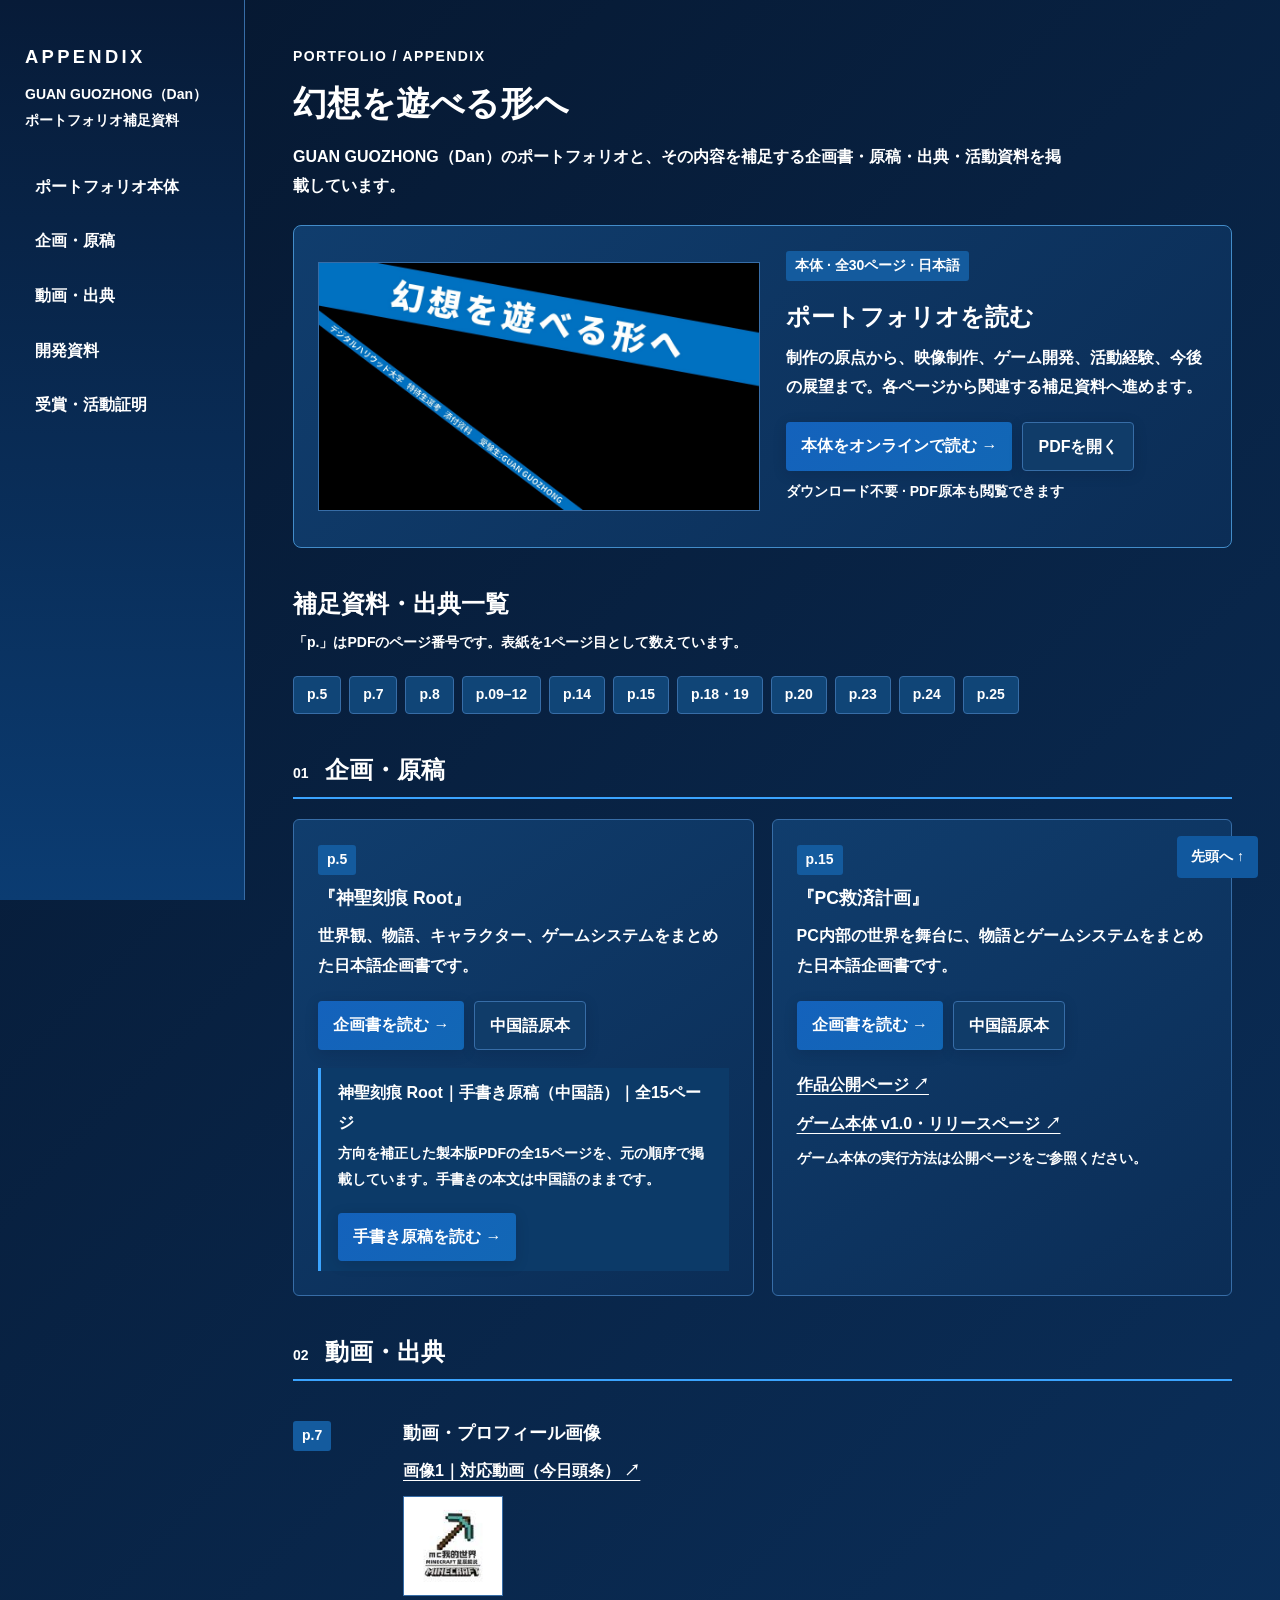
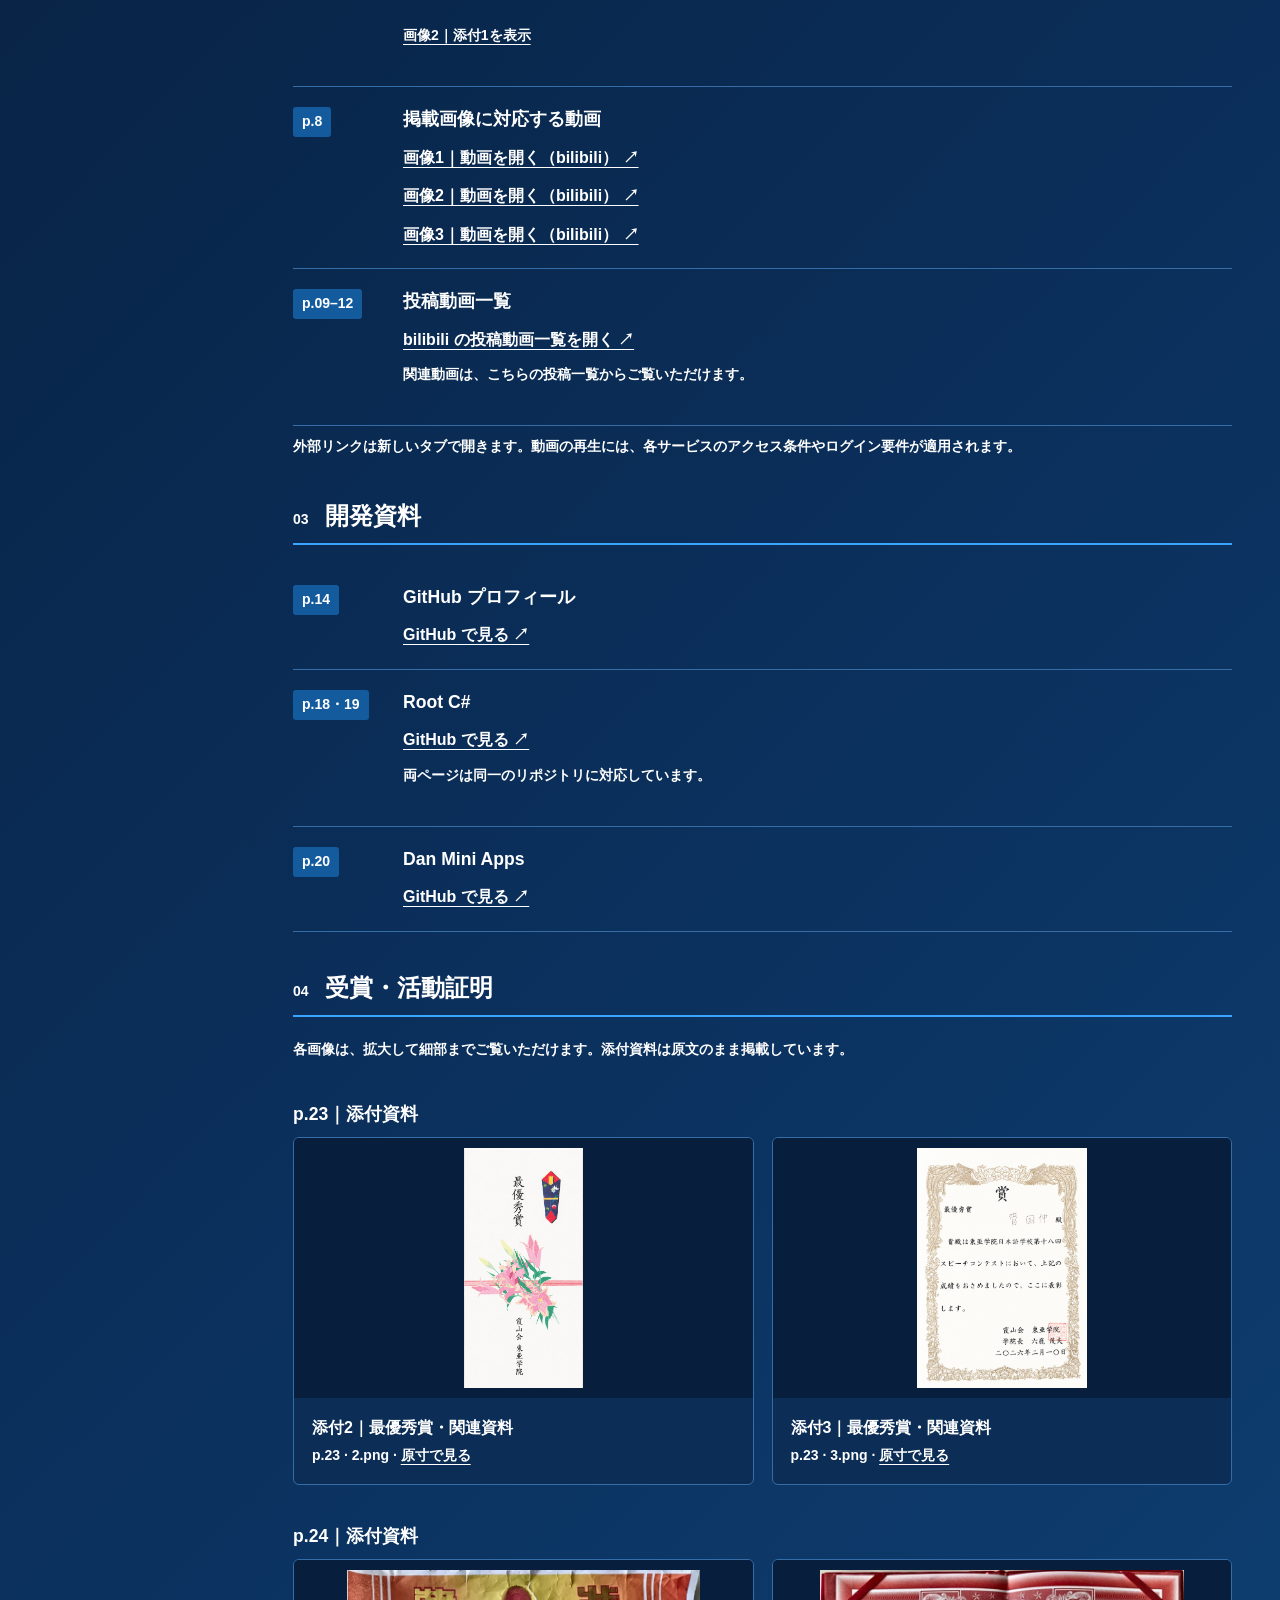
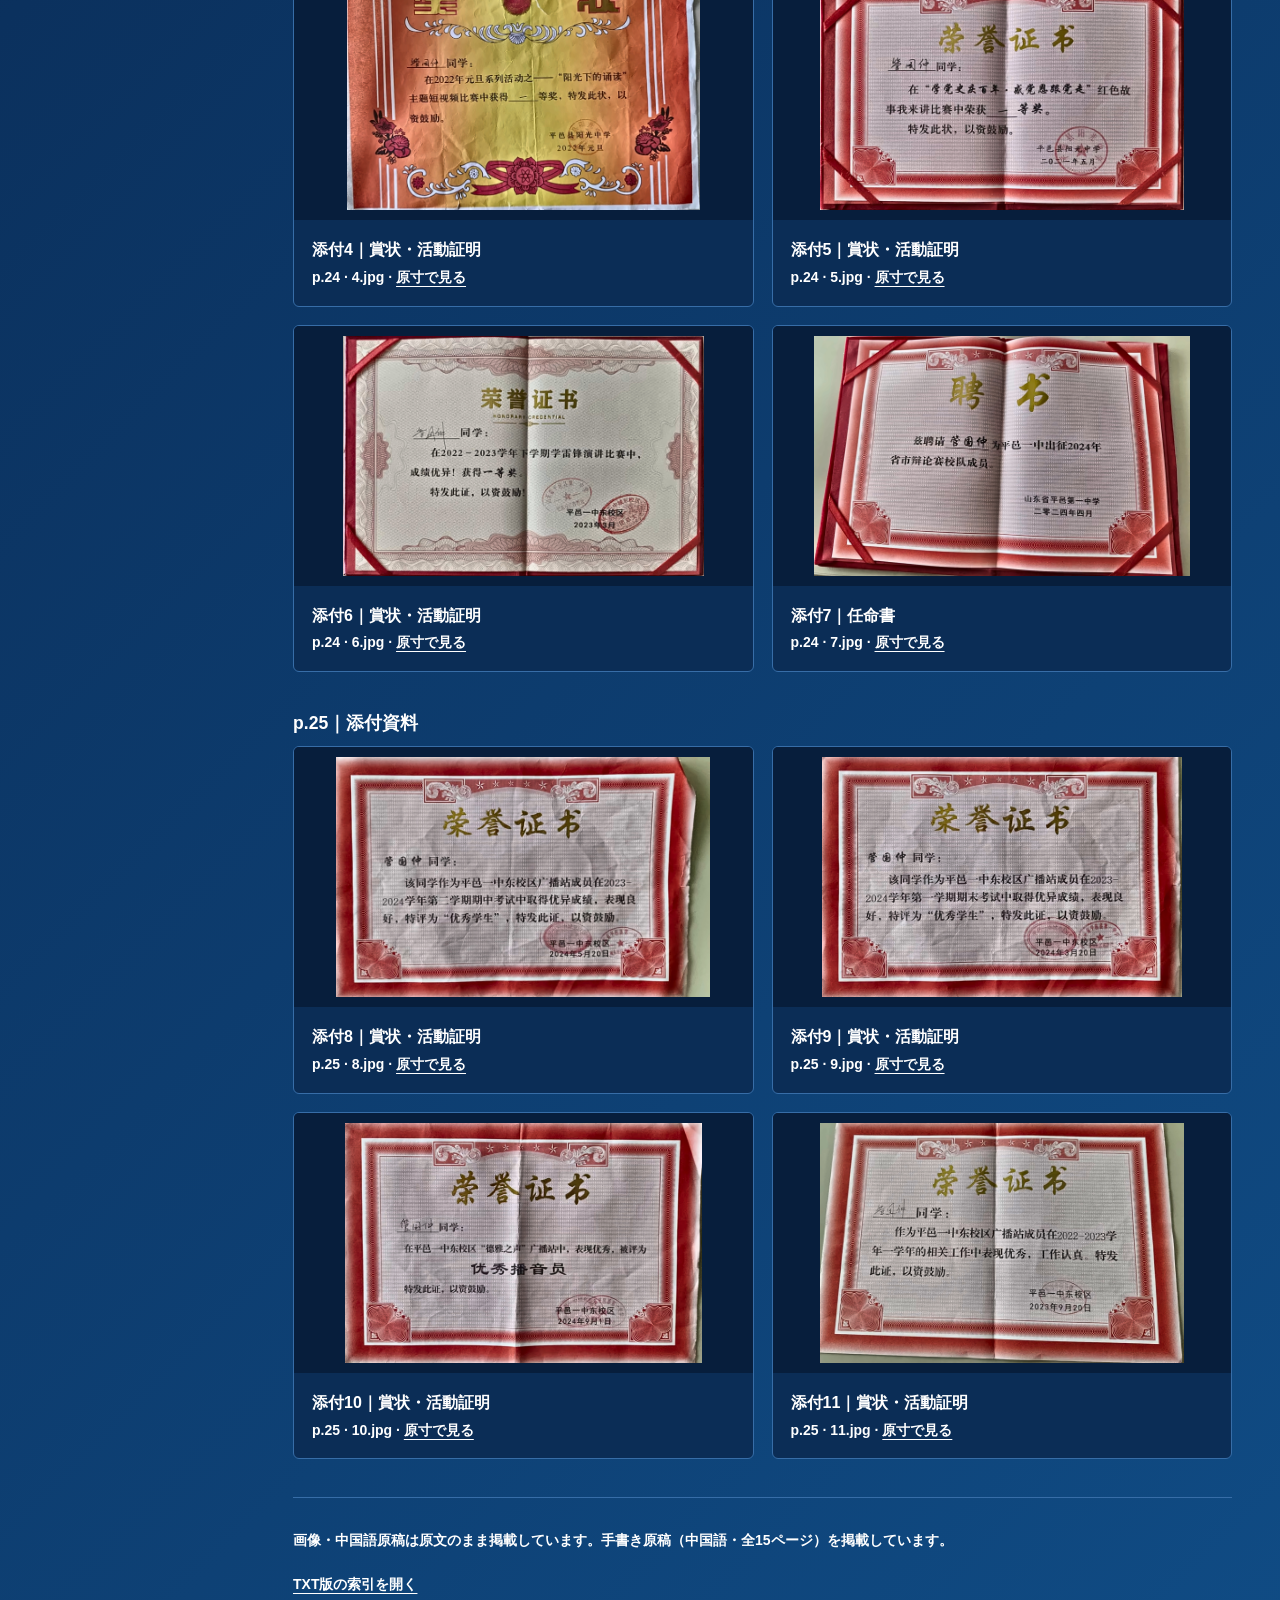
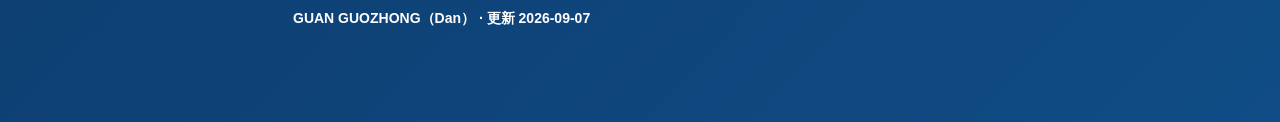
<file: index.html>
<!doctype html><html lang="ja"><head><meta charset="utf-8"><meta name="viewport" content="width=device-width,initial-scale=1"><meta name="description" content="ポートフォリオの企画書・出典・添付画像をページ別に閲覧できます。"><title>幻想を遊べる形へ｜ポートフォリオ・APPENDIX</title><link rel="stylesheet" href="assets/style.css?v=review-v1"><link rel="stylesheet" href="assets/reader.css?v=review-v1"><script src="assets/reader.js?v=review-v1" defer></script></head><body id="top"><a href="#main" class="skip">本文へ</a><div class="shell"><aside class="sidebar"><a href="#top" class="brand">APPENDIX</a><p class="sideline">GUAN GUOZHONG（Dan）<br>ポートフォリオ補足資料</p><nav class="nav" aria-label="資料の分類"><a href="portfolio/index.html?v=over12-20260913">ポートフォリオ本体</a><a href="#projects">企画・原稿</a><a href="#sources">動画・出典</a><a href="#development">開発資料</a><a href="#awards">受賞・活動証明</a></nav></aside><main id="main"><p class="eyebrow">PORTFOLIO / APPENDIX</p><h1>幻想を遊べる形へ</h1><p class="lead">GUAN GUOZHONG（Dan）のポートフォリオと、その内容を補足する企画書・原稿・出典・活動資料を掲載しています。</p><section class="portfolio-feature" id="portfolio"><a href="portfolio/index.html?v=over12-20260913"><img src="portfolio/pages/page-01.jpg?v=over12-20260913" width="1920" height="1080" alt="ポートフォリオ『幻想を遊べる形へ』の表紙"></a><div><span class="tag">本体 · 全30ページ · 日本語</span><h2>ポートフォリオを読む</h2><p>制作の原点から、映像制作、ゲーム開発、活動経験、今後の展望まで。各ページから関連する補足資料へ進めます。</p><div class="actions"><a class="button" href="portfolio/index.html?v=over12-20260913">本体をオンラインで読む →</a><a class="button secondary" href="portfolio/portfolio.pdf?v=over12-20260913">PDFを開く</a></div><p class="meta">ダウンロード不要 · PDF原本も閲覧できます</p></div></section><h2 class="portfolio-subtitle">補足資料・出典一覧</h2><p class="meta">「p.」はPDFのページ番号です。表紙を1ページ目として数えています。</p><nav class="page-index" aria-label="ページ別索引"><a href="#p5">p.5</a><a href="#p7">p.7</a><a href="#p8">p.8</a><a href="#p9-12">p.09–12</a><a href="#p14">p.14</a><a href="#p15">p.15</a><a href="#p18-19">p.18・19</a><a href="#p20">p.20</a><a href="#p23">p.23</a><a href="#p24">p.24</a><a href="#p25">p.25</a></nav><section id="projects"><div class="section-head"><span class="num">01</span><h2>企画・原稿</h2></div><div class="grid"><article class="card" id="p5"><span class="tag">p.5</span><h3>『神聖刻痕 Root』</h3><p>世界観、物語、キャラクター、ゲームシステムをまとめた日本語企画書です。</p><div class="actions"><a href="reading/root.html" class="button">企画書を読む →</a><a href="reading/root-cn.html" class="button secondary">中国語原本</a></div><div class="notice" id="manuscript"><strong>神聖刻痕 Root｜手書き原稿（中国語）｜全15ページ</strong><p class="meta">方向を補正した製本版PDFの全15ページを、元の順序で掲載しています。手書きの本文は中国語のままです。</p><div class="actions"><a class="button" href="manuscripts/index.html">手書き原稿を読む →</a></div></div></article><article class="card" id="p15"><span class="tag">p.15</span><h3>『PC救済計画』</h3><p>PC内部の世界を舞台に、物語とゲームシステムをまとめた日本語企画書です。</p><div class="actions"><a href="reading/pc.html" class="button">企画書を読む →</a><a href="reading/pc-cn.html" class="button secondary">中国語原本</a></div><div class="links" style="margin-top:20px"><a href="https://dan-3401.github.io/PC-SAVE-PROJECT/" target="_blank" rel="noopener noreferrer">作品公開ページ ↗</a><a href="https://github.com/Dan-3401/PC-SAVE-PROJECT/releases/tag/v1.0" target="_blank" rel="noopener noreferrer">ゲーム本体 v1.0・リリースページ ↗</a></div><p class="meta">ゲーム本体の実行方法は公開ページをご参照ください。</p></article></div></section><section id="sources"><div class="section-head"><span class="num">02</span><h2>動画・出典</h2></div><div class="source-row" id="p7"><div><span class="tag">p.7</span></div><div><h3>動画・プロフィール画像</h3><div class="links"><a href="https://www.toutiao.com/video/6519654261809217540/" target="_blank" rel="noopener noreferrer">画像1｜対応動画（今日頭条） ↗</a></div><a href="attachments/1.jpg"><img class="avatar" src="attachments/1.jpg" alt="添付1・プロフィール画像"></a><p class="meta"><a href="attachments/1.jpg">画像2｜添付1を表示</a></p></div></div><div class="source-row" id="p8"><div><span class="tag">p.8</span></div><div><h3>掲載画像に対応する動画</h3><div class="links"><a href="https://www.bilibili.com/video/BV1x24y1Q72n/" target="_blank" rel="noopener noreferrer">画像1｜動画を開く（bilibili） ↗</a><a href="https://www.bilibili.com/video/BV1ag411J74V/" target="_blank" rel="noopener noreferrer">画像2｜動画を開く（bilibili） ↗</a><a href="https://www.bilibili.com/video/BV14d4y1H71N/" target="_blank" rel="noopener noreferrer">画像3｜動画を開く（bilibili） ↗</a></div></div></div><div class="source-row" id="p9-12"><div><span class="tag">p.09–12</span></div><div><h3>投稿動画一覧</h3><div class="links"><a href="https://space.bilibili.com/454049929/upload/video" target="_blank" rel="noopener noreferrer">bilibili の投稿動画一覧を開く ↗</a></div><p class="meta">関連動画は、こちらの投稿一覧からご覧いただけます。</p></div></div><p class="meta">外部リンクは新しいタブで開きます。動画の再生には、各サービスのアクセス条件やログイン要件が適用されます。</p></section><section id="development"><div class="section-head"><span class="num">03</span><h2>開発資料</h2></div><div class="source-row" id="p14"><div><span class="tag">p.14</span></div><div><h3>GitHub プロフィール</h3><a href="https://github.com/Dan-3401" target="_blank" rel="noopener noreferrer">GitHub で見る ↗</a></div></div><div class="source-row" id="p18-19"><div><span class="tag">p.18・19</span></div><div><h3>Root C#</h3><a href="https://github.com/Dan-3401/root-c-" target="_blank" rel="noopener noreferrer">GitHub で見る ↗</a><p class="meta">両ページは同一のリポジトリに対応しています。</p></div></div><div class="source-row" id="p20"><div><span class="tag">p.20</span></div><div><h3>Dan Mini Apps</h3><a href="https://github.com/Dan-3401/Dan-Mini-Apps" target="_blank" rel="noopener noreferrer">GitHub で見る ↗</a></div></div></section><section id="awards"><div class="section-head"><span class="num">04</span><h2>受賞・活動証明</h2></div><p class="meta">各画像は、拡大して細部までご覧いただけます。添付資料は原文のまま掲載しています。</p><section id="p23"><h3>p.23｜添付資料</h3><div class="gallery"><figure><a href="attachments/2.png"><img loading="lazy" src="attachments/2.png" alt="添付2：最優秀賞・関連資料（p.23）"></a><figcaption><span class="name">添付2｜最優秀賞・関連資料</span><span class="meta">p.23 · 2.png · <a href="attachments/2.png">原寸で見る</a></span></figcaption></figure><figure><a href="attachments/3.png"><img loading="lazy" src="attachments/3.png" alt="添付3：最優秀賞・関連資料（p.23）"></a><figcaption><span class="name">添付3｜最優秀賞・関連資料</span><span class="meta">p.23 · 3.png · <a href="attachments/3.png">原寸で見る</a></span></figcaption></figure></div></section><section id="p24"><h3>p.24｜添付資料</h3><div class="gallery"><figure><a href="attachments/4.jpg"><img loading="lazy" src="attachments/4.jpg" alt="添付4：賞状・活動証明（p.24）"></a><figcaption><span class="name">添付4｜賞状・活動証明</span><span class="meta">p.24 · 4.jpg · <a href="attachments/4.jpg">原寸で見る</a></span></figcaption></figure><figure><a href="attachments/5.jpg"><img loading="lazy" src="attachments/5.jpg" alt="添付5：賞状・活動証明（p.24）"></a><figcaption><span class="name">添付5｜賞状・活動証明</span><span class="meta">p.24 · 5.jpg · <a href="attachments/5.jpg">原寸で見る</a></span></figcaption></figure><figure><a href="attachments/6.jpg"><img loading="lazy" src="attachments/6.jpg" alt="添付6：賞状・活動証明（p.24）"></a><figcaption><span class="name">添付6｜賞状・活動証明</span><span class="meta">p.24 · 6.jpg · <a href="attachments/6.jpg">原寸で見る</a></span></figcaption></figure><figure><a href="attachments/7.jpg"><img loading="lazy" src="attachments/7.jpg" alt="添付7：任命書（p.24）"></a><figcaption><span class="name">添付7｜任命書</span><span class="meta">p.24 · 7.jpg · <a href="attachments/7.jpg">原寸で見る</a></span></figcaption></figure></div></section><section id="p25"><h3>p.25｜添付資料</h3><div class="gallery"><figure><a href="attachments/8.jpg"><img loading="lazy" src="attachments/8.jpg" alt="添付8：賞状・活動証明（p.25）"></a><figcaption><span class="name">添付8｜賞状・活動証明</span><span class="meta">p.25 · 8.jpg · <a href="attachments/8.jpg">原寸で見る</a></span></figcaption></figure><figure><a href="attachments/9.jpg"><img loading="lazy" src="attachments/9.jpg" alt="添付9：賞状・活動証明（p.25）"></a><figcaption><span class="name">添付9｜賞状・活動証明</span><span class="meta">p.25 · 9.jpg · <a href="attachments/9.jpg">原寸で見る</a></span></figcaption></figure><figure><a href="attachments/10.jpg"><img loading="lazy" src="attachments/10.jpg" alt="添付10：賞状・活動証明（p.25）"></a><figcaption><span class="name">添付10｜賞状・活動証明</span><span class="meta">p.25 · 10.jpg · <a href="attachments/10.jpg">原寸で見る</a></span></figcaption></figure><figure><a href="attachments/11.jpg"><img loading="lazy" src="attachments/11.jpg" alt="添付11：賞状・活動証明（p.25）"></a><figcaption><span class="name">添付11｜賞状・活動証明</span><span class="meta">p.25 · 11.jpg · <a href="attachments/11.jpg">原寸で見る</a></span></figcaption></figure></div></section></section><footer class="footer"><p>画像・中国語原稿は原文のまま掲載しています。手書き原稿（中国語・全15ページ）を掲載しています。</p><a href="%E8%A3%9C%E8%B6%B3%E8%B3%87%E6%96%99%E3%83%BB%E5%87%BA%E5%85%B8%E4%B8%80%E8%A6%A7.txt">TXT版の索引を開く</a><p>GUAN GUOZHONG（Dan） · 更新 2026-09-07</p></footer></main></div><a href="#top" class="back-top">先頭へ ↑</a></body></html>
</file>
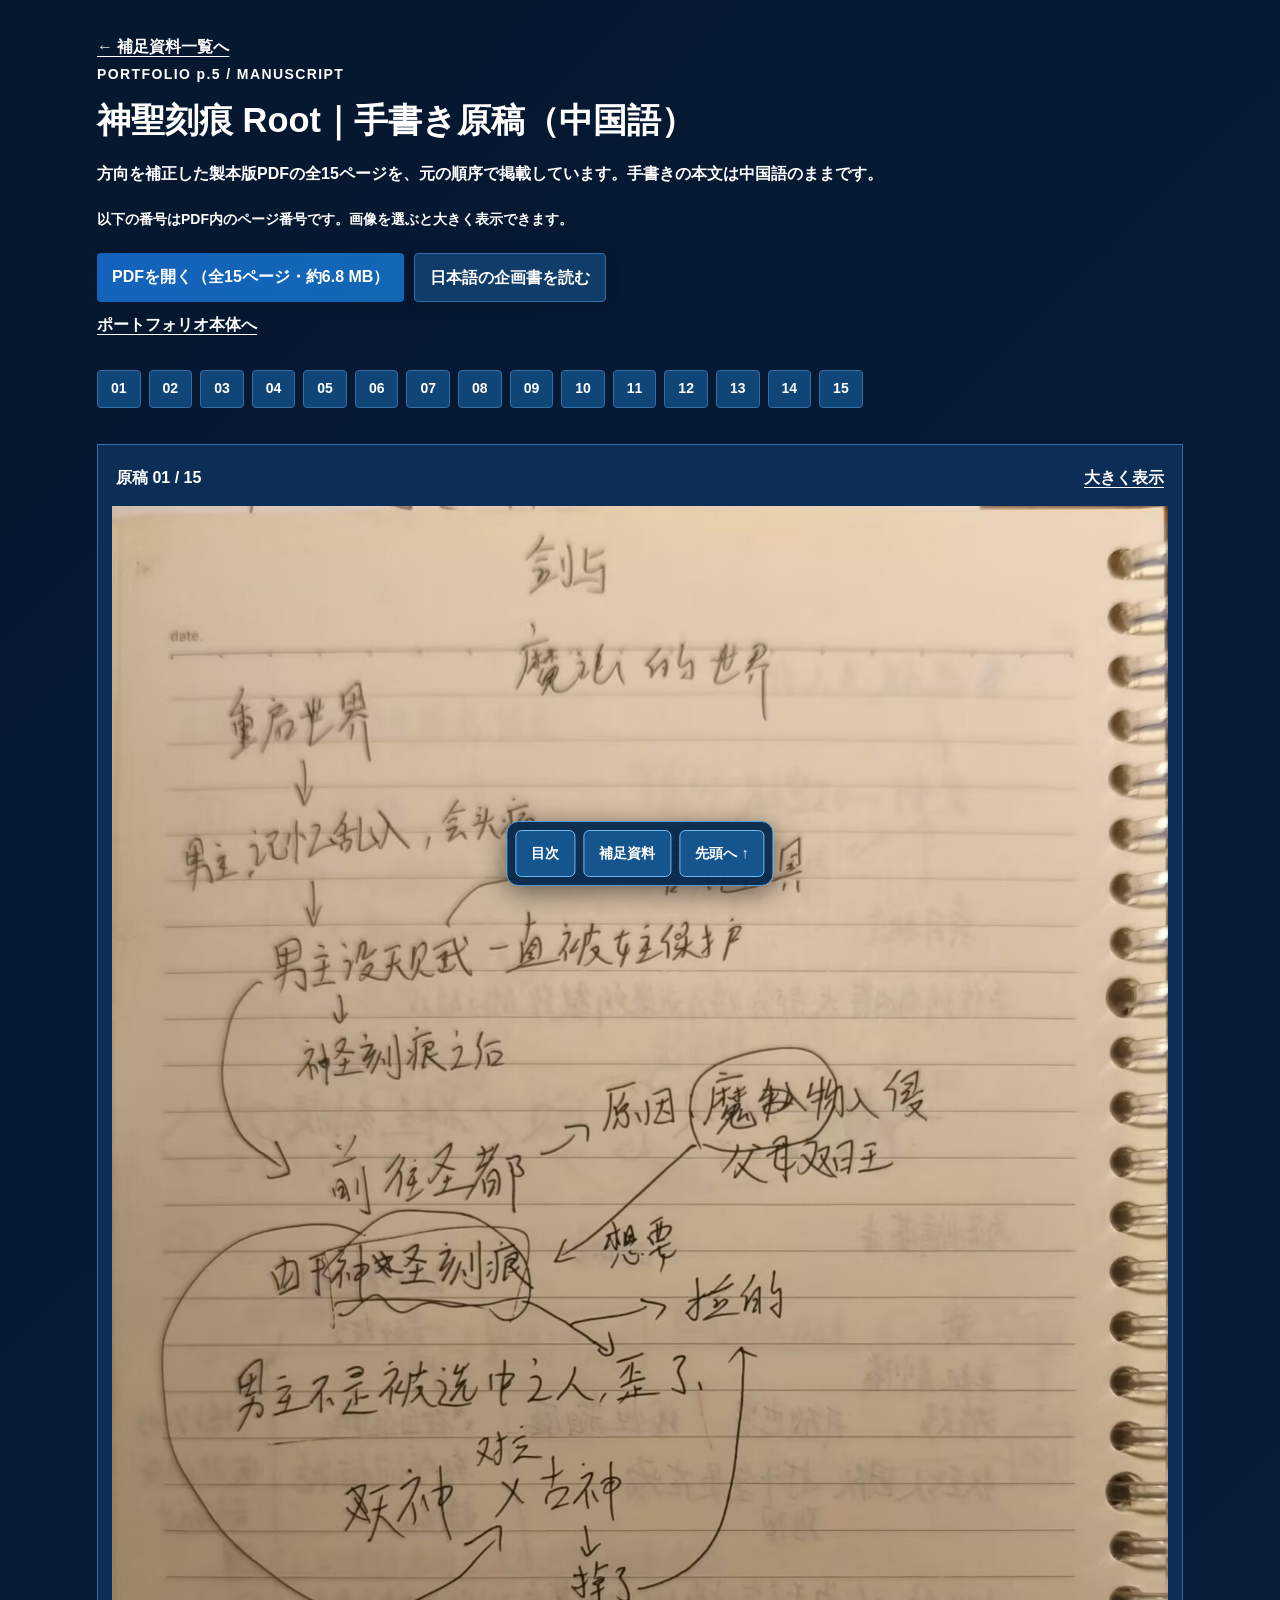
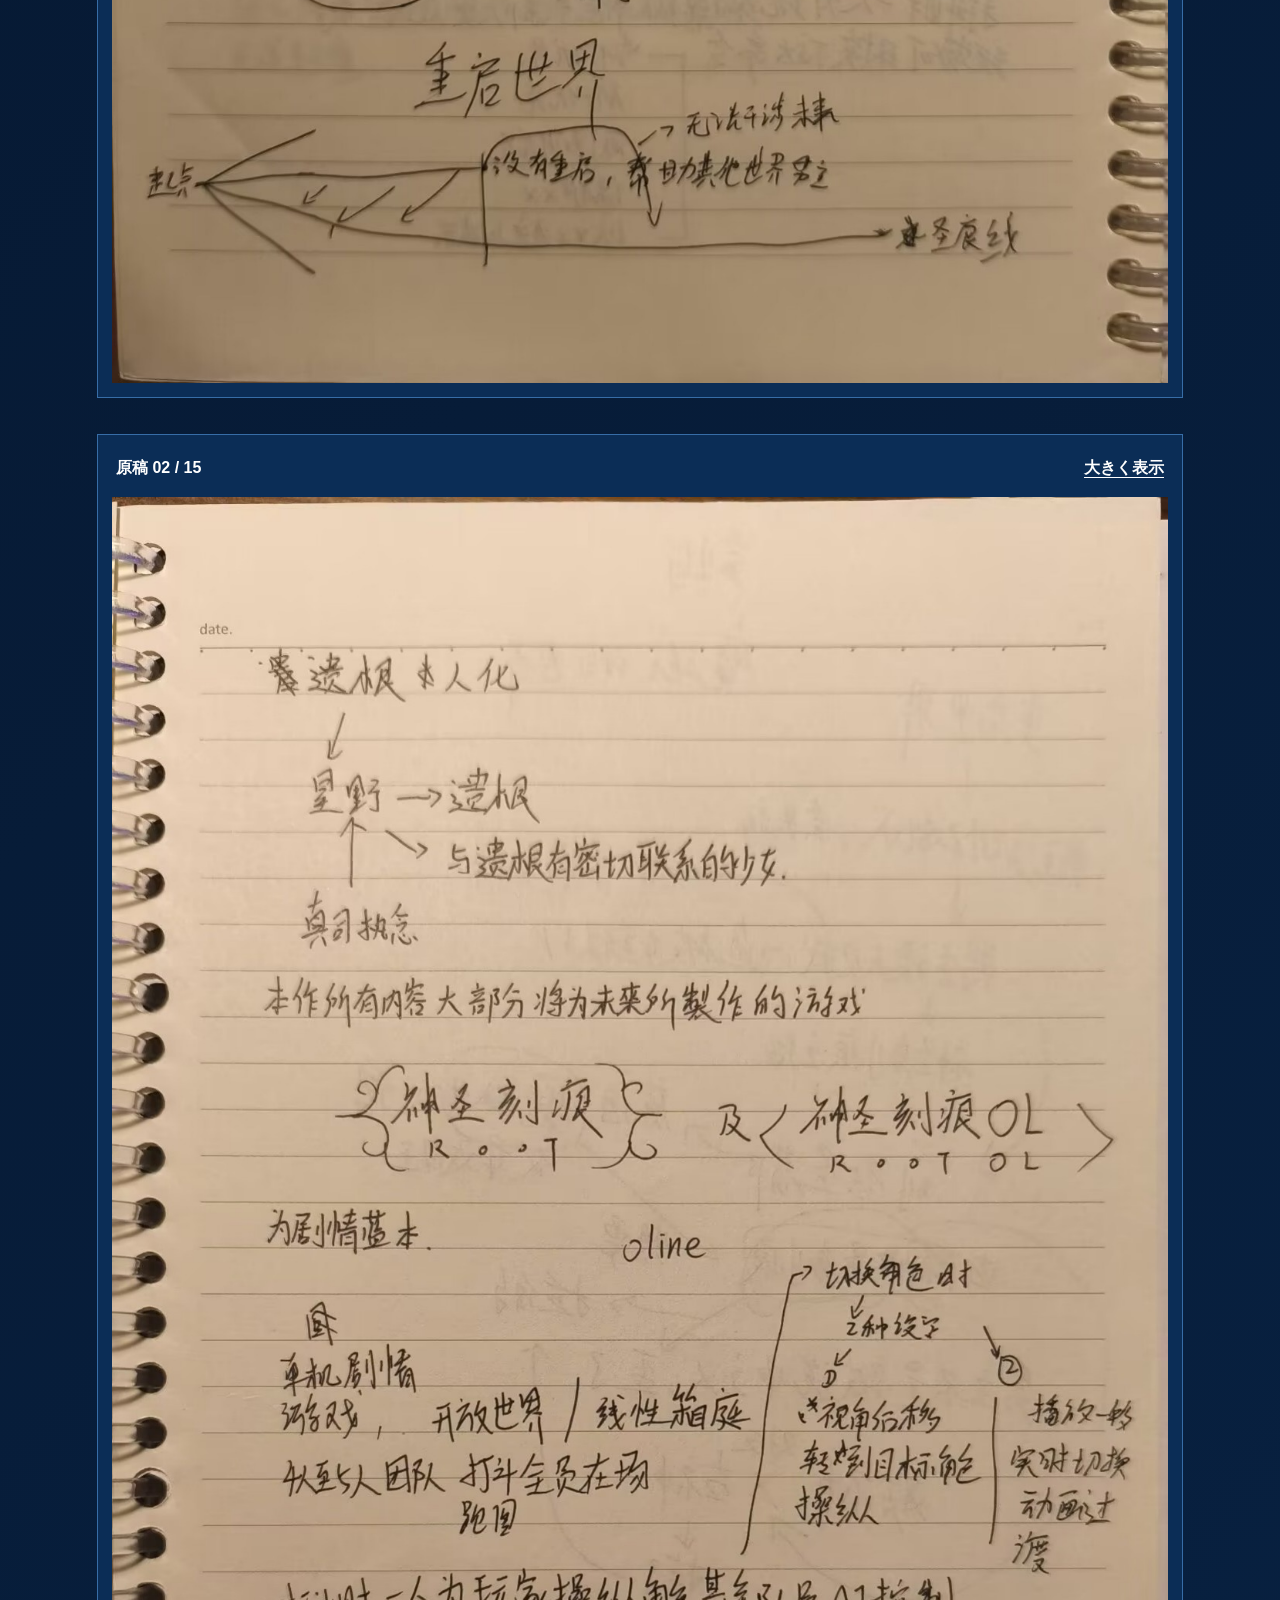
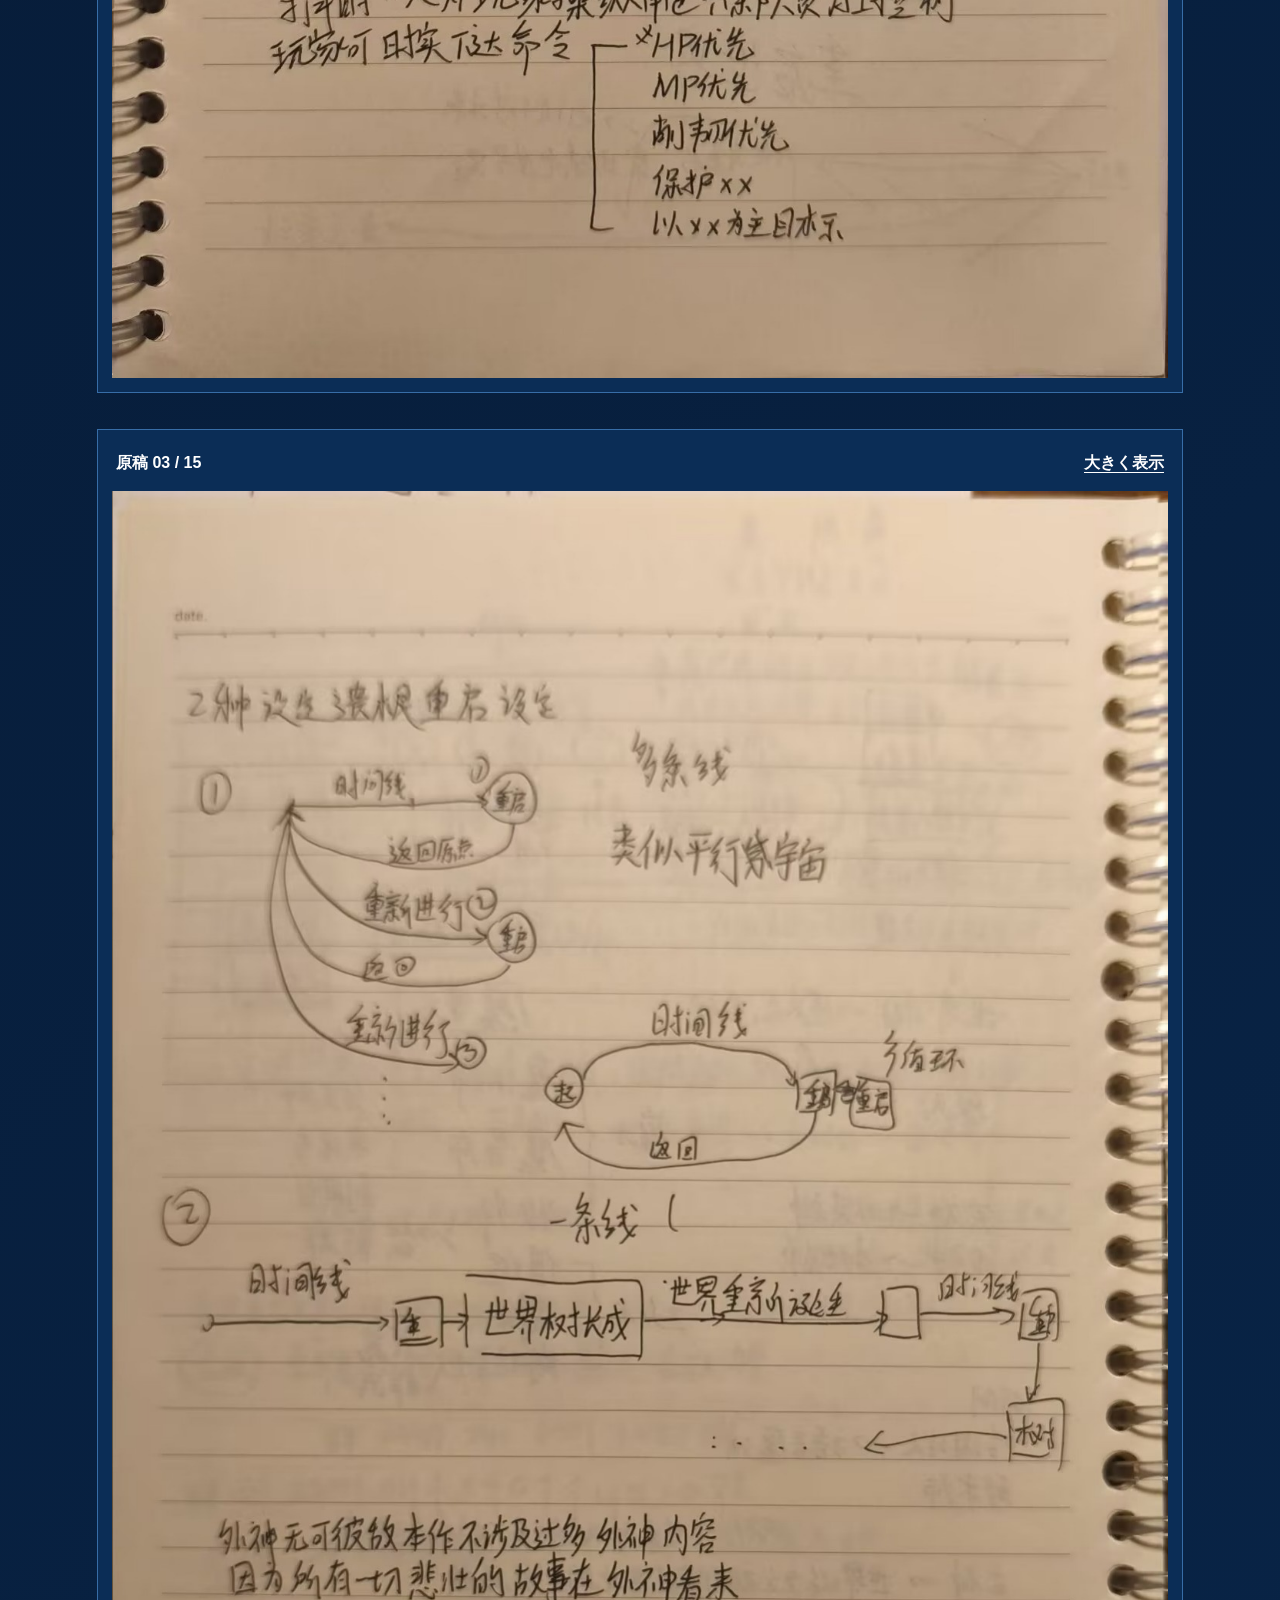
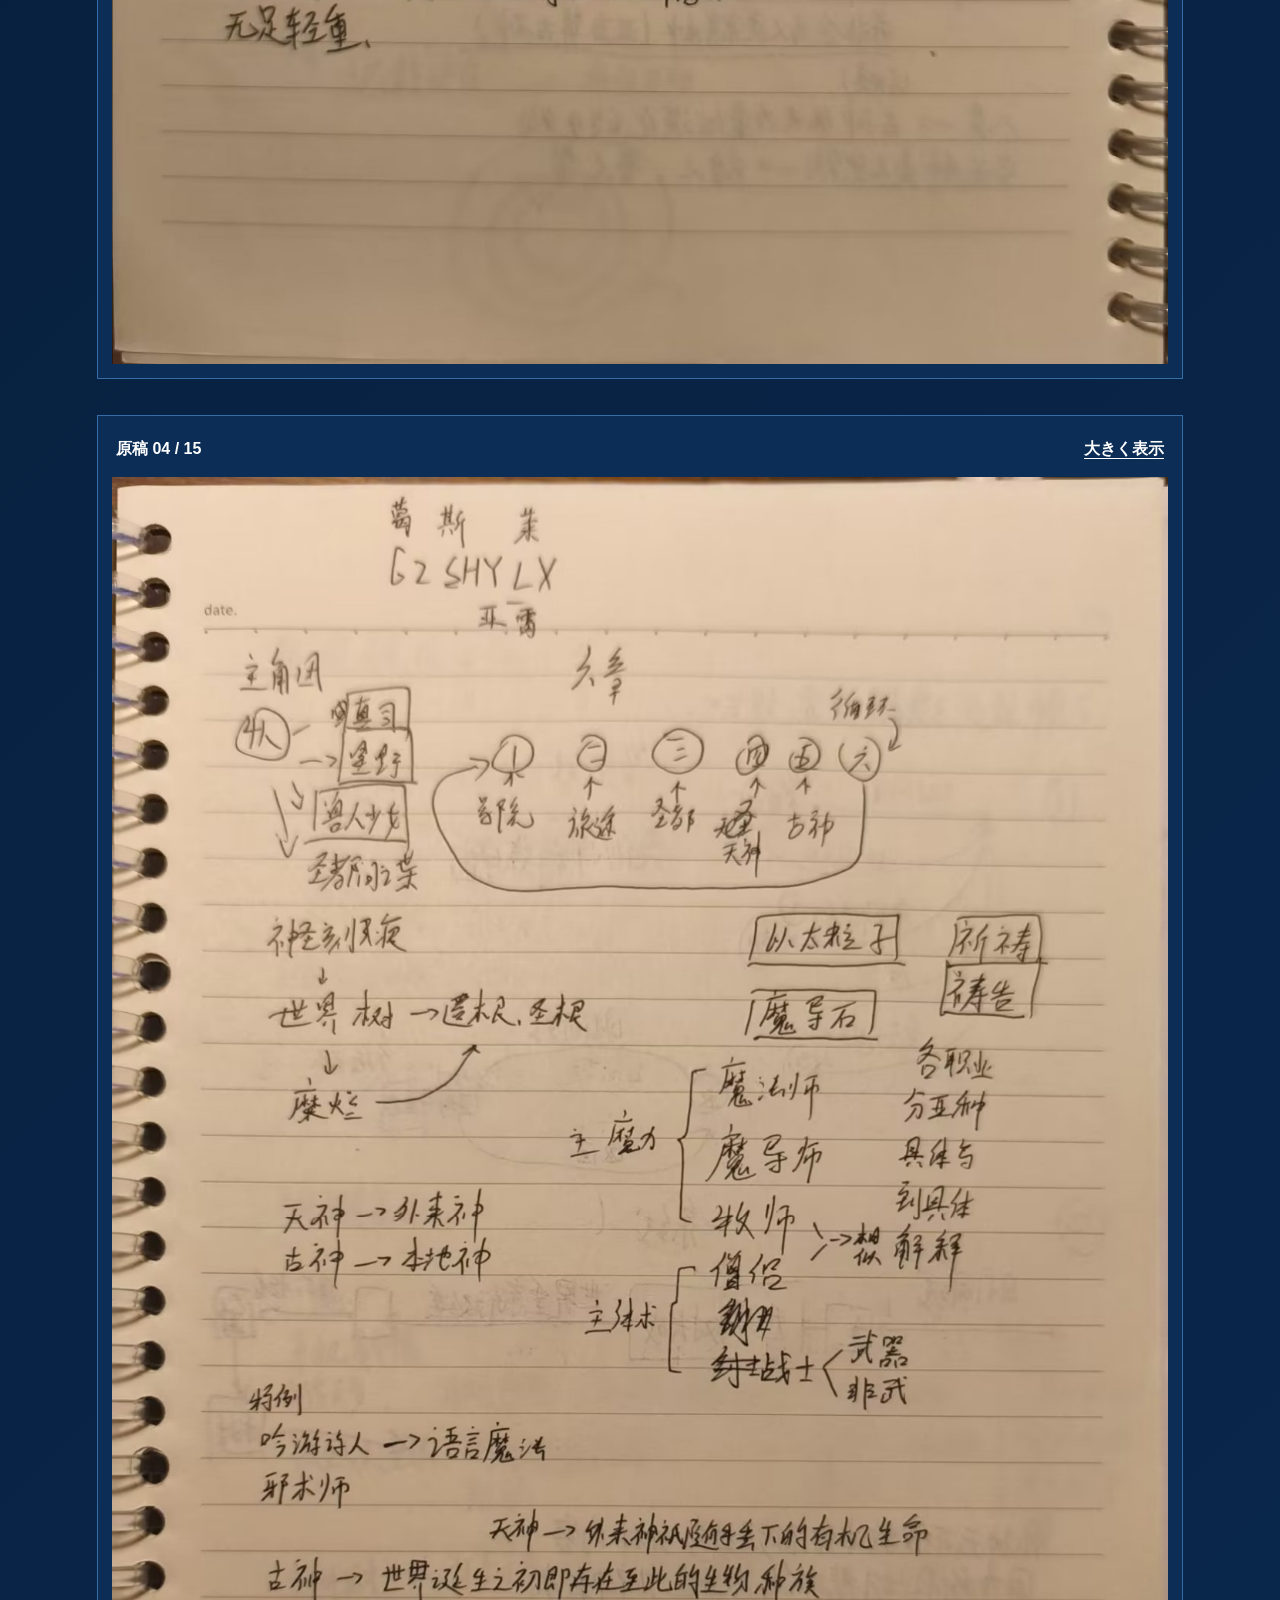
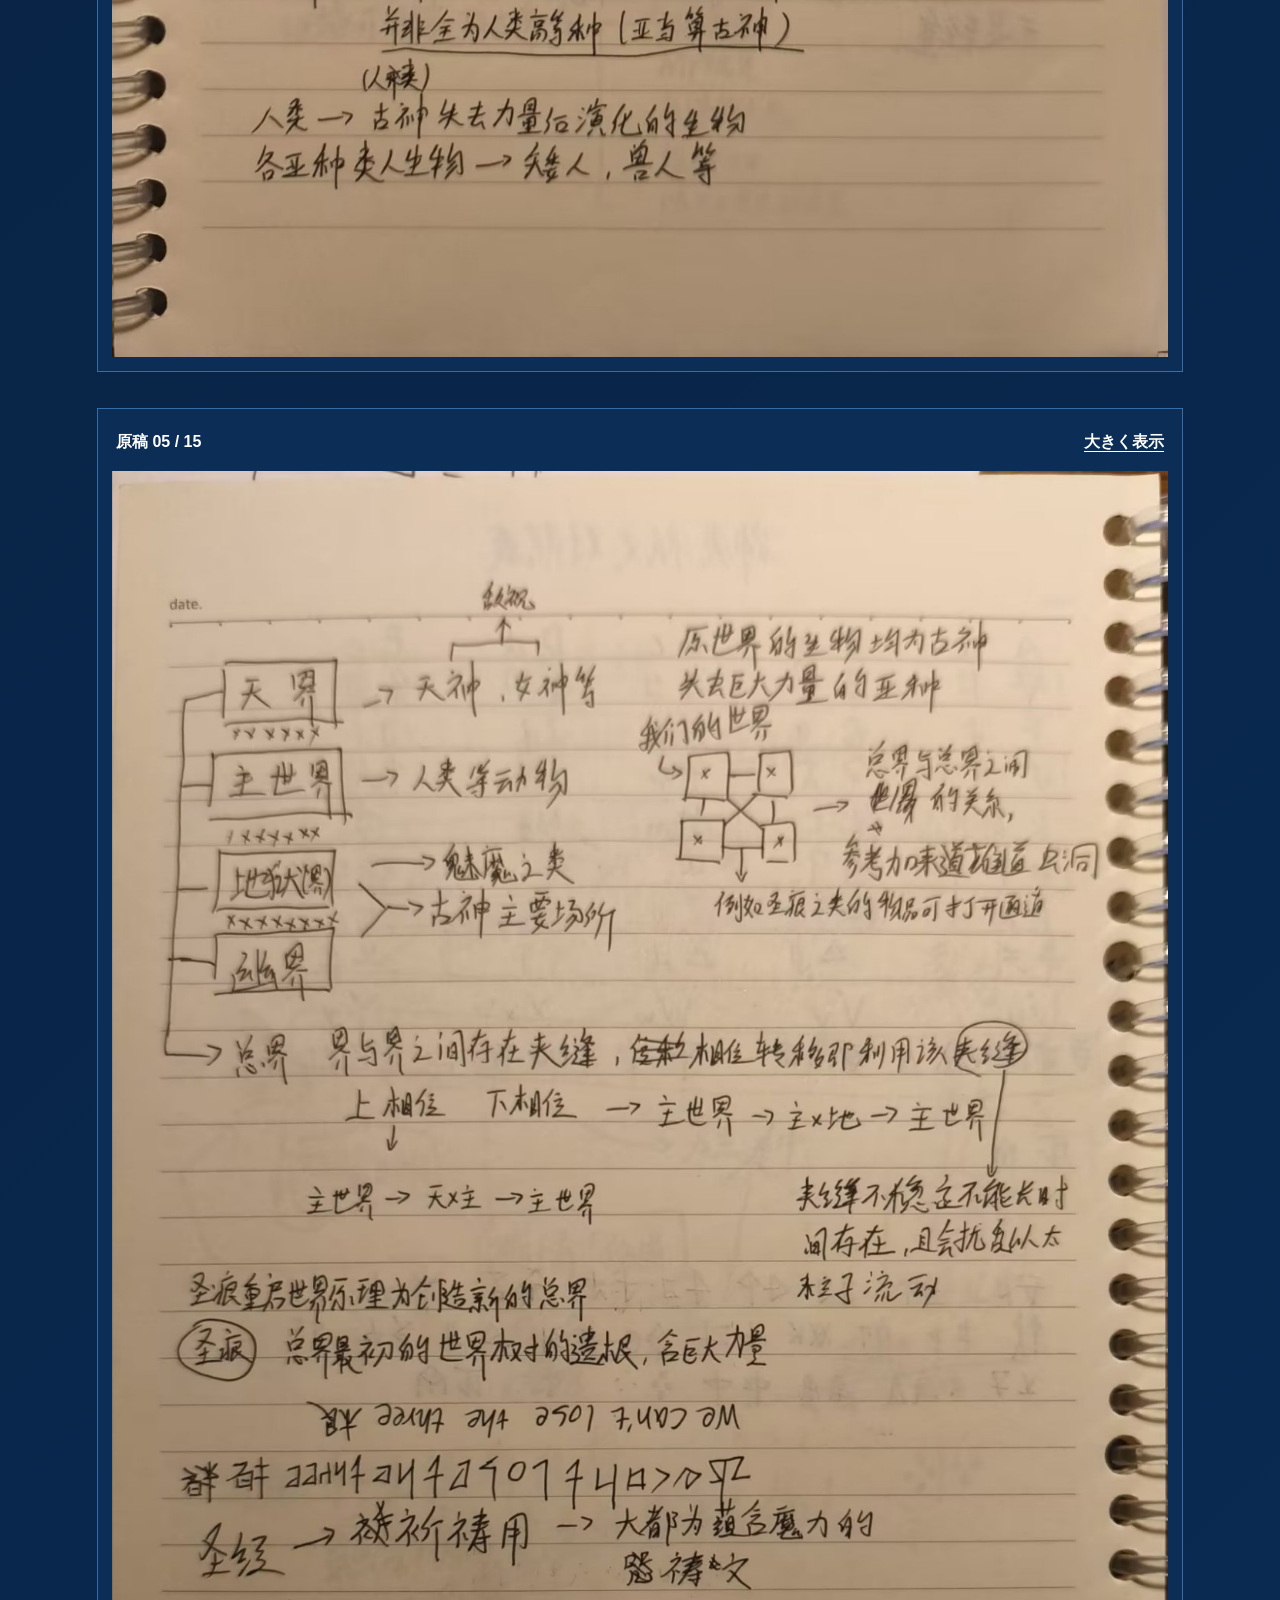
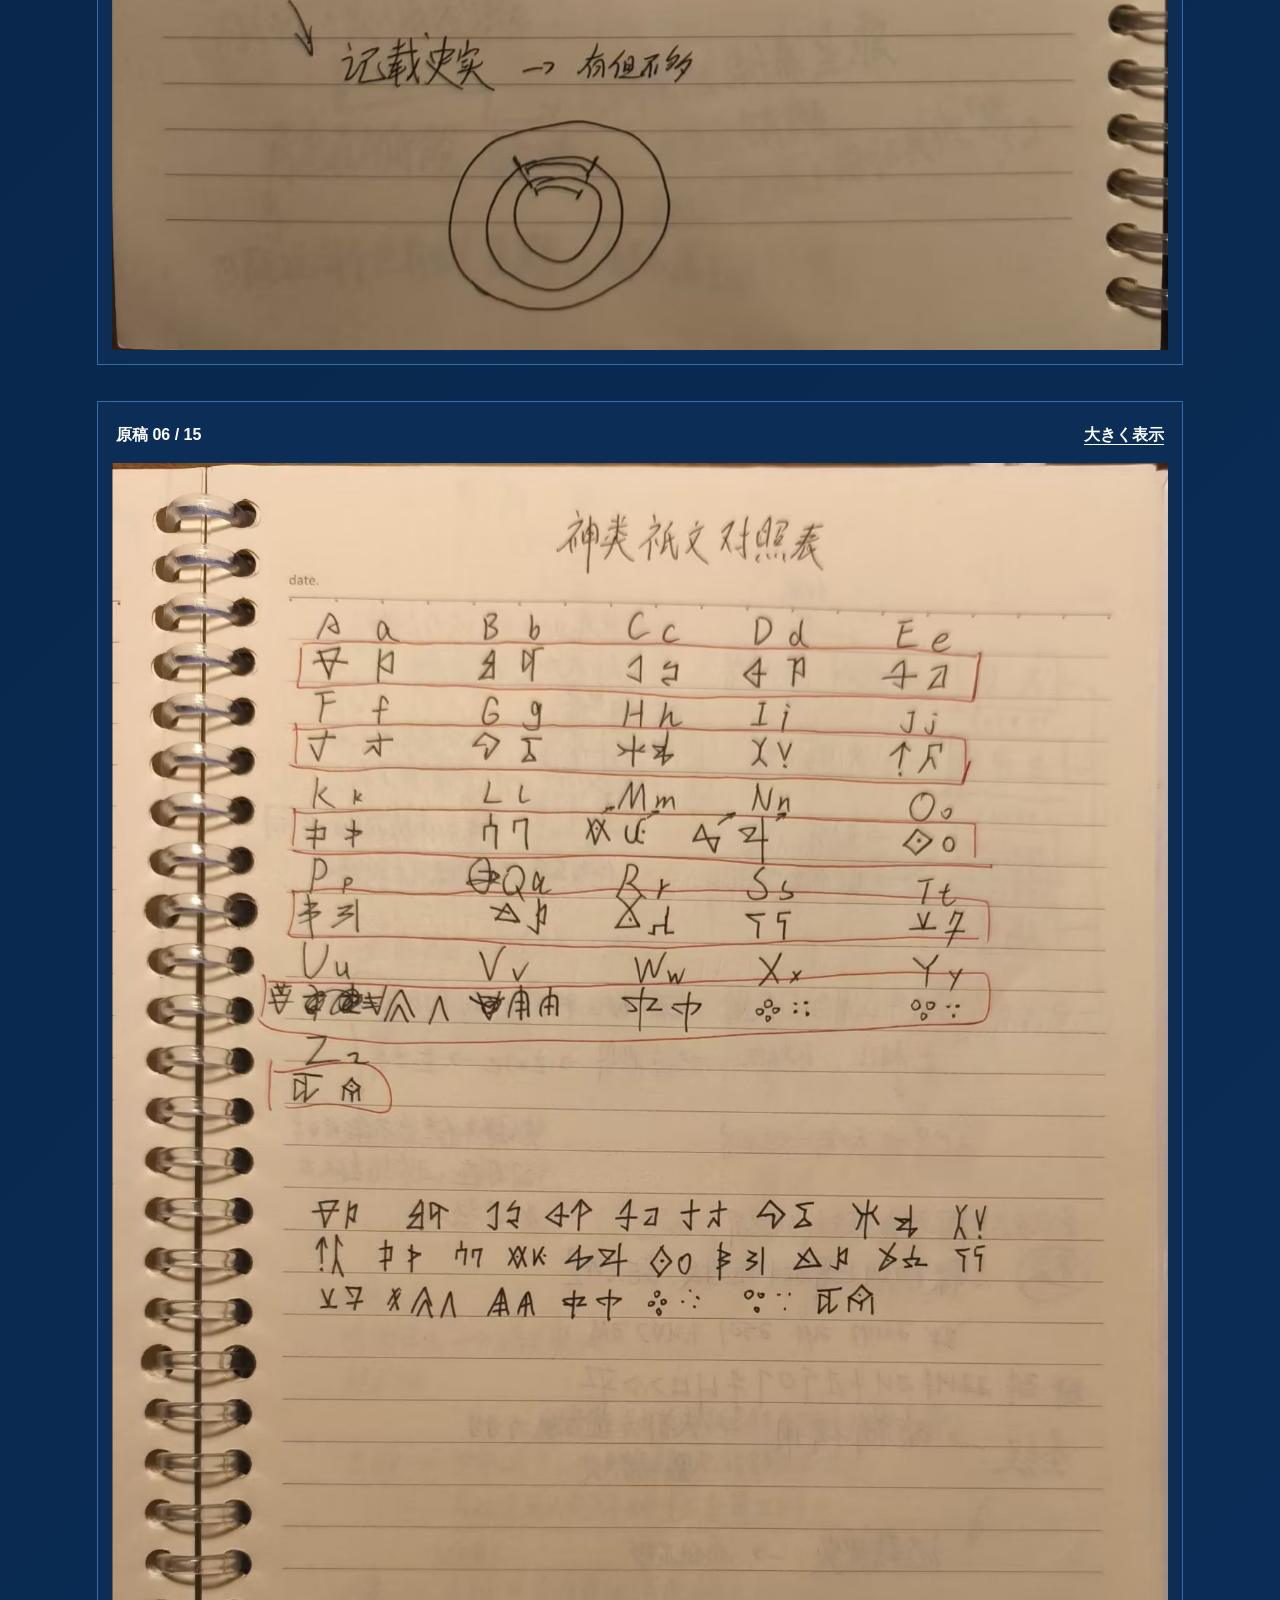
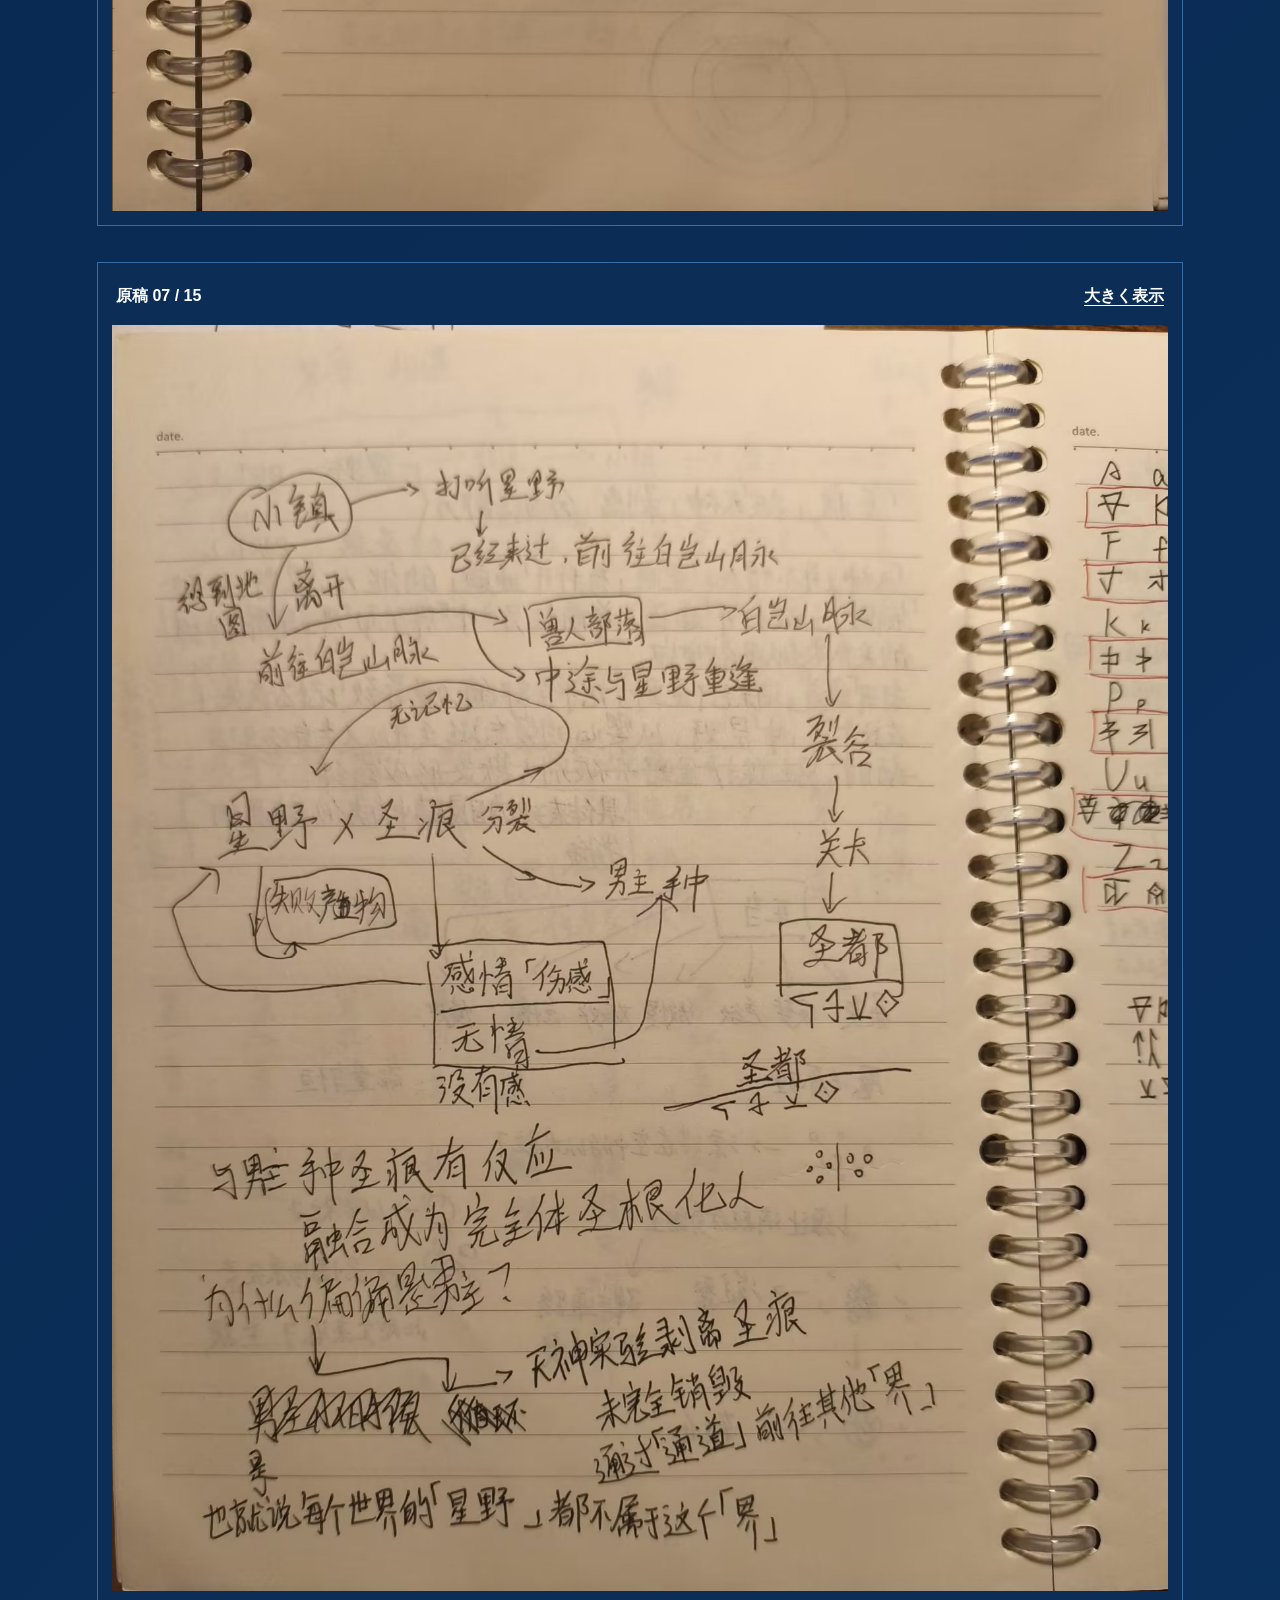
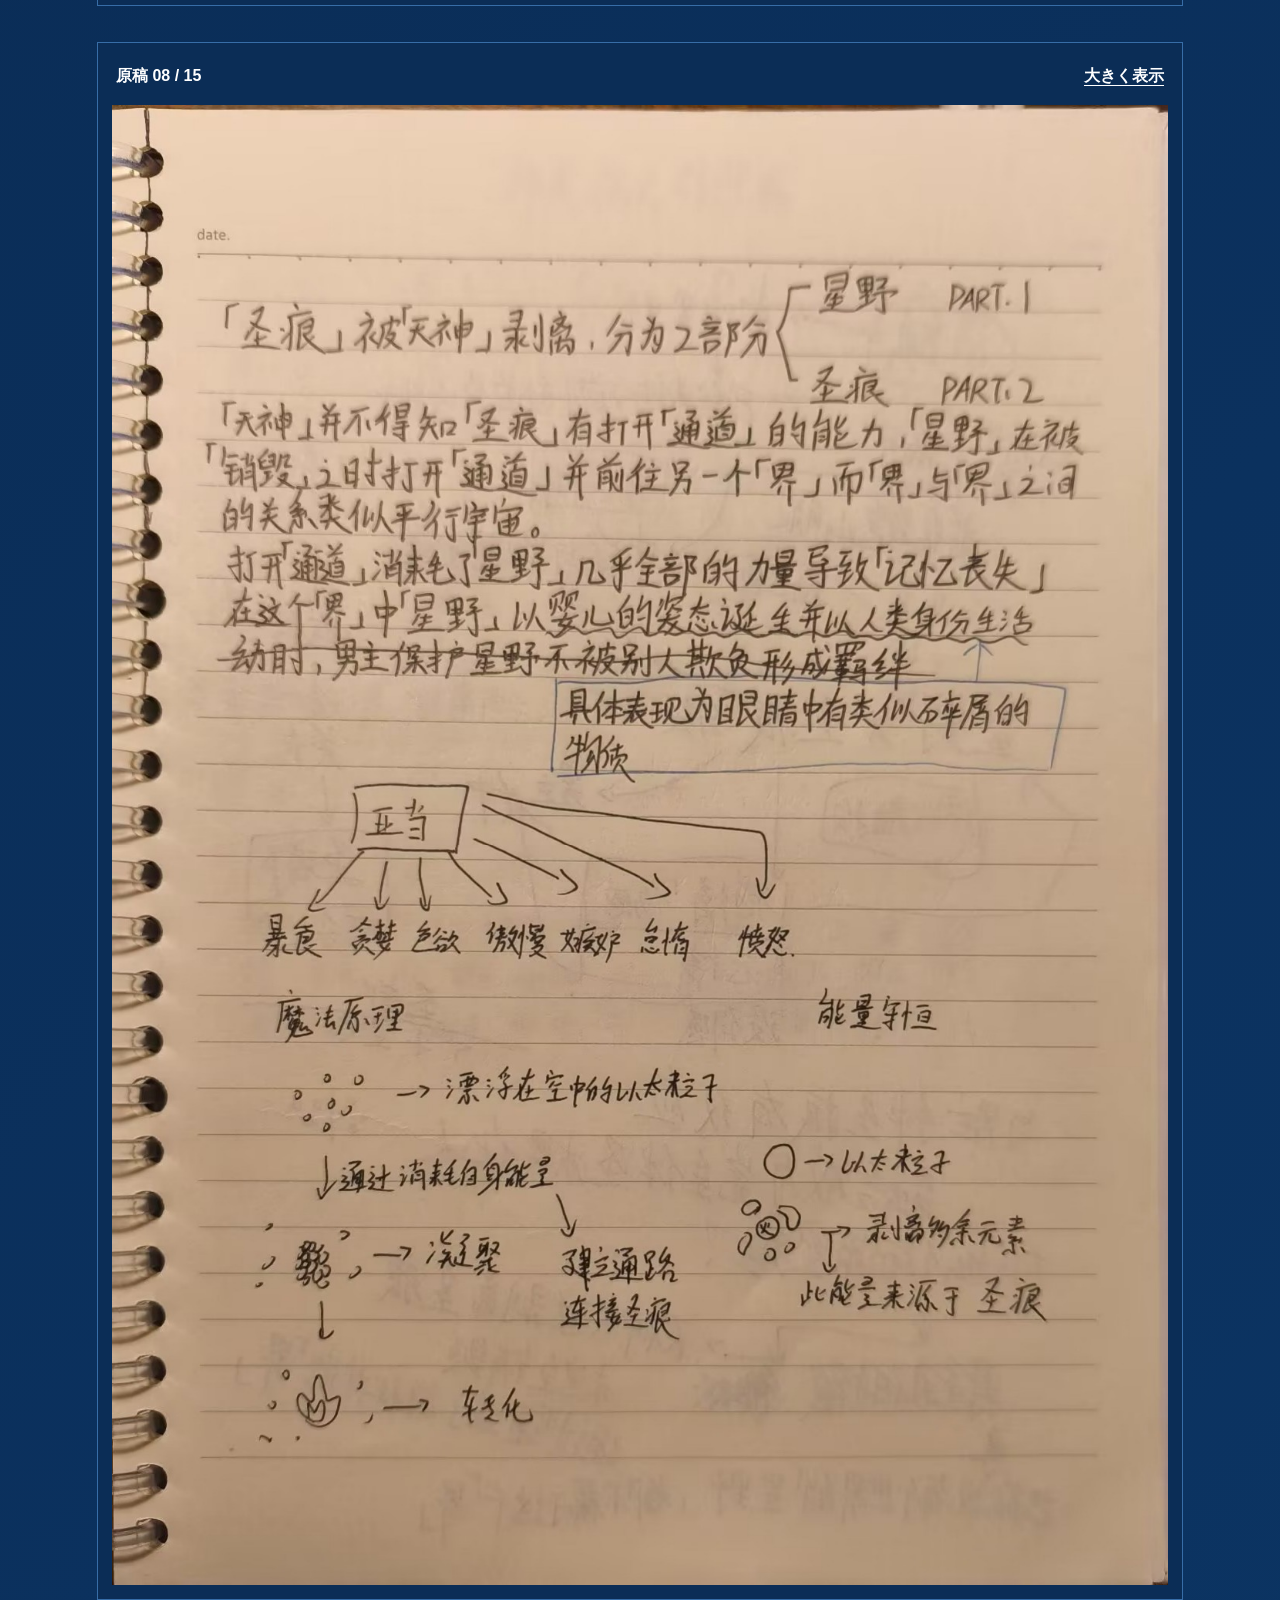
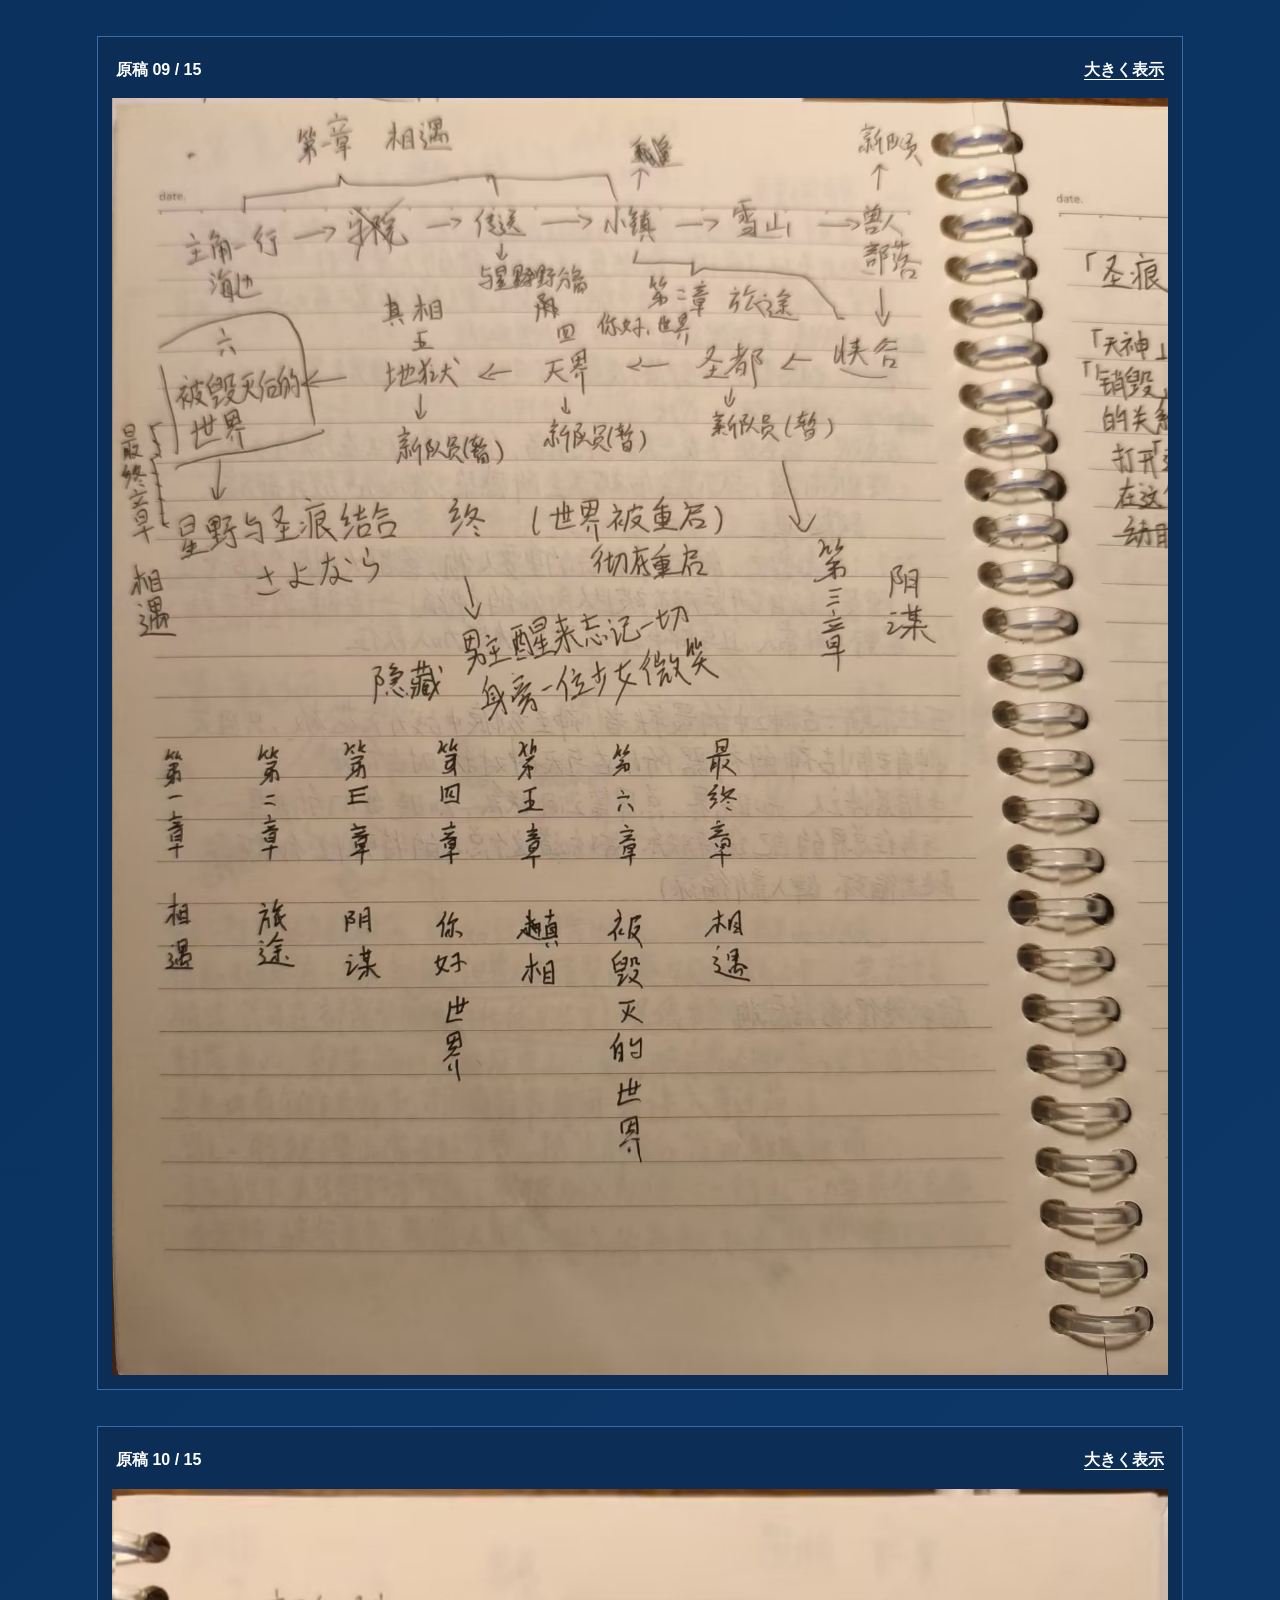
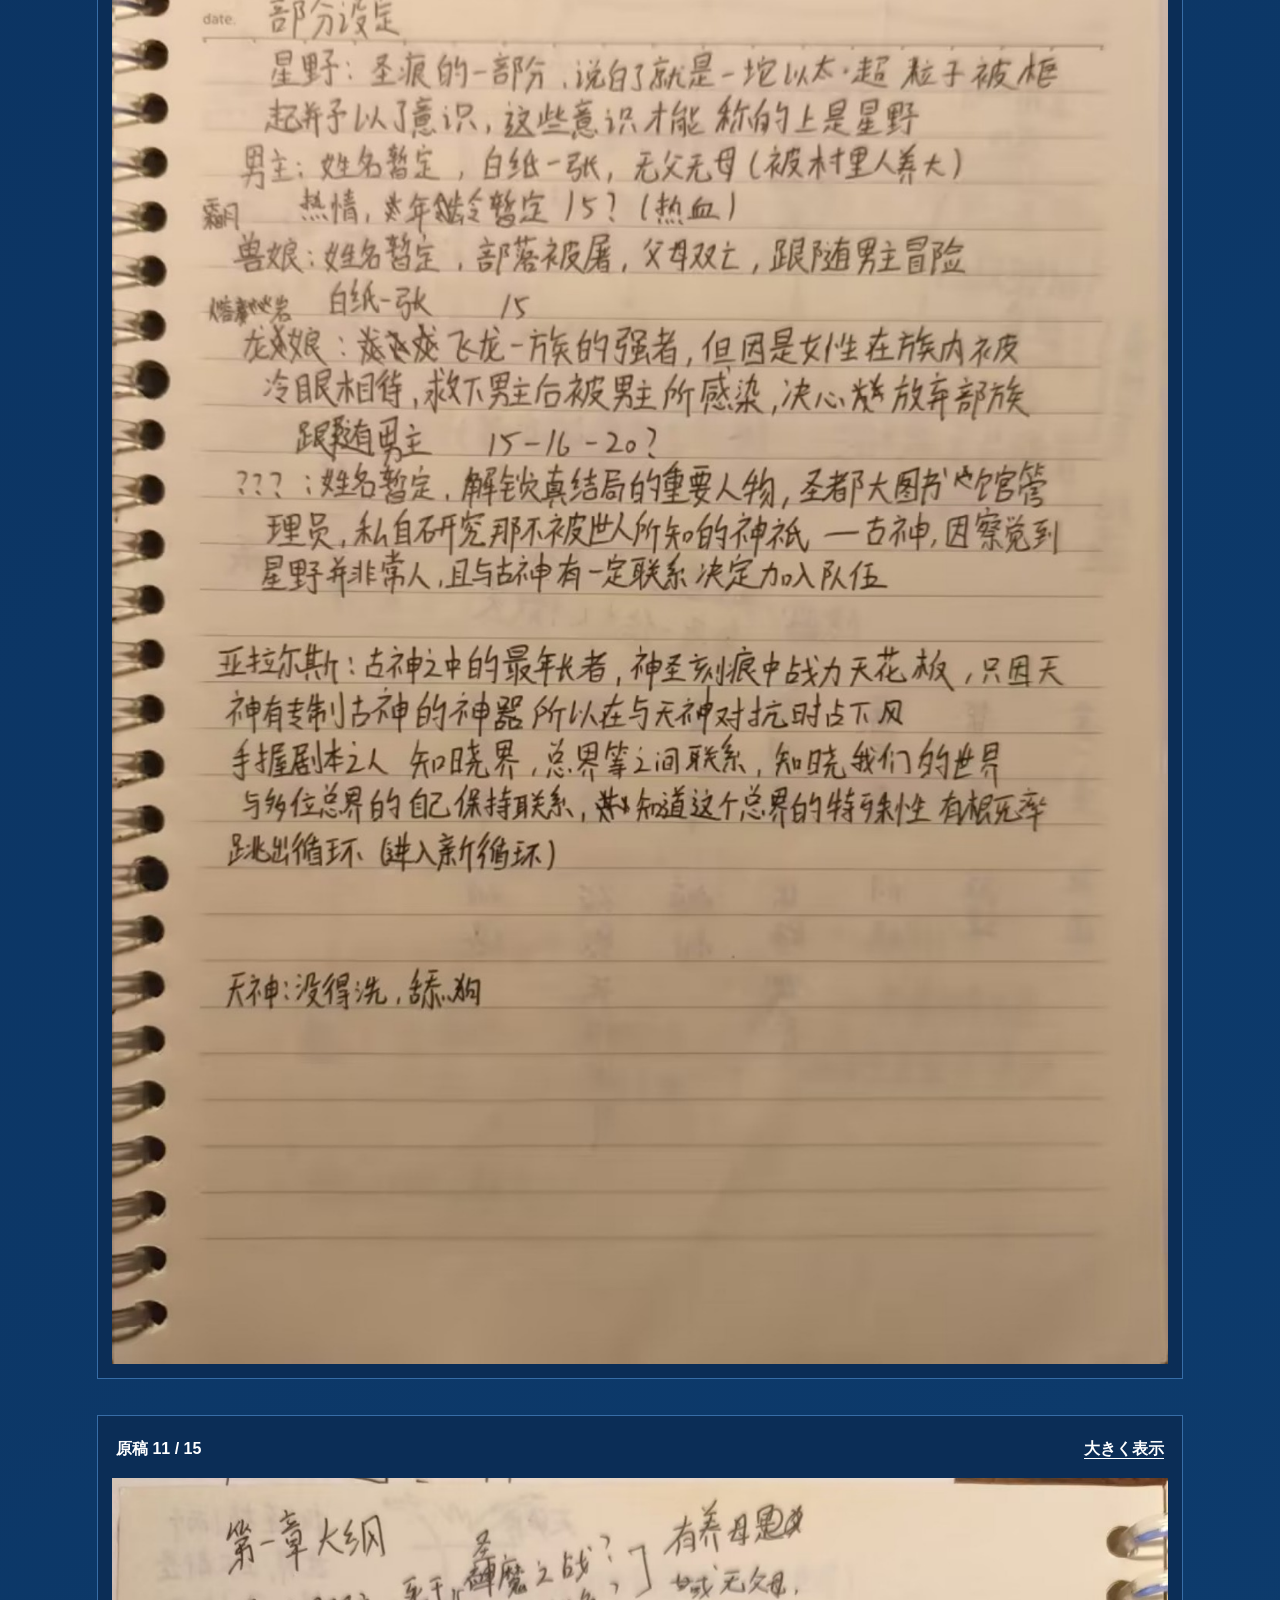
<file: manuscripts/index.html>
<!doctype html><html lang="ja"><head><meta charset="utf-8"><meta name="viewport" content="width=device-width,initial-scale=1"><meta name="description" content="方向を補正した製本版PDFの全15ページを、元の順序で掲載しています。手書きの本文は中国語のままです。"><title>神聖刻痕 Root｜手書き原稿（中国語）｜APPENDIX</title><link rel="stylesheet" href="../assets/style.css?v=review-v1"><style>.manuscript-page{margin:36px 0;background:var(--paper);border:1px solid var(--line);padding:14px}.manuscript-page img{display:block;width:100%;height:auto}.manuscript-page figcaption{padding:4px 4px 14px;display:flex;justify-content:space-between;gap:16px}.manuscript-page a{max-width:100%}.page-index{margin-bottom:24px}.reader-note{max-width:850px}</style><link rel="stylesheet" href="../assets/reader.css?v=review-v1"><script src="../assets/reader.js?v=review-v1" defer></script></head><body id="top"><main class="reading"><header><a href="../index.html#p5">← 補足資料一覧へ</a><p class="eyebrow">PORTFOLIO p.5 / MANUSCRIPT</p><h1>神聖刻痕 Root｜手書き原稿（中国語）</h1><p class="reader-note">方向を補正した製本版PDFの全15ページを、元の順序で掲載しています。手書きの本文は中国語のままです。</p><p class="meta">以下の番号はPDF内のページ番号です。画像を選ぶと大きく表示できます。</p><div class="actions"><a class="button" href="root-manuscript-cn.pdf">PDFを開く（全15ページ・約6.8 MB）</a><a class="button secondary" href="../reading/root.html">日本語の企画書を読む</a></div><p><a href="../portfolio/index.html?v=over12-20260913">ポートフォリオ本体へ</a></p></header><nav class="page-index" aria-label="原稿のページ番号"><a href="#page-01">01</a><a href="#page-02">02</a><a href="#page-03">03</a><a href="#page-04">04</a><a href="#page-05">05</a><a href="#page-06">06</a><a href="#page-07">07</a><a href="#page-08">08</a><a href="#page-09">09</a><a href="#page-10">10</a><a href="#page-11">11</a><a href="#page-12">12</a><a href="#page-13">13</a><a href="#page-14">14</a><a href="#page-15">15</a></nav><figure class="manuscript-page" id="page-01"><figcaption><strong>原稿 01 / 15</strong><a href="pages/page-01.jpg">大きく表示</a></figcaption><a href="pages/page-01.jpg"><img src="pages/page-01.jpg" width="1373" height="1920" loading="eager" alt="神聖刻痕 Root｜手書き原稿（中国語） — 1 / 15"></a></figure><figure class="manuscript-page" id="page-02"><figcaption><strong>原稿 02 / 15</strong><a href="pages/page-02.jpg">大きく表示</a></figcaption><a href="pages/page-02.jpg"><img src="pages/page-02.jpg" width="1369" height="1920" loading="lazy" alt="神聖刻痕 Root｜手書き原稿（中国語） — 2 / 15"></a></figure><figure class="manuscript-page" id="page-03"><figcaption><strong>原稿 03 / 15</strong><a href="pages/page-03.jpg">大きく表示</a></figcaption><a href="pages/page-03.jpg"><img src="pages/page-03.jpg" width="1377" height="1920" loading="lazy" alt="神聖刻痕 Root｜手書き原稿（中国語） — 3 / 15"></a></figure><figure class="manuscript-page" id="page-04"><figcaption><strong>原稿 04 / 15</strong><a href="pages/page-04.jpg">大きく表示</a></figcaption><a href="pages/page-04.jpg"><img src="pages/page-04.jpg" width="1370" height="1920" loading="lazy" alt="神聖刻痕 Root｜手書き原稿（中国語） — 4 / 15"></a></figure><figure class="manuscript-page" id="page-05"><figcaption><strong>原稿 05 / 15</strong><a href="pages/page-05.jpg">大きく表示</a></figcaption><a href="pages/page-05.jpg"><img src="pages/page-05.jpg" width="1371" height="1920" loading="lazy" alt="神聖刻痕 Root｜手書き原稿（中国語） — 5 / 15"></a></figure><figure class="manuscript-page" id="page-06"><figcaption><strong>原稿 06 / 15</strong><a href="pages/page-06.jpg">大きく表示</a></figcaption><a href="pages/page-06.jpg"><img src="pages/page-06.jpg" width="1504" height="1920" loading="lazy" alt="神聖刻痕 Root｜手書き原稿（中国語） — 6 / 15"></a></figure><figure class="manuscript-page" id="page-07"><figcaption><strong>原稿 07 / 15</strong><a href="pages/page-07.jpg">大きく表示</a></figcaption><a href="pages/page-07.jpg"><img src="pages/page-07.jpg" width="1601" height="1920" loading="lazy" alt="神聖刻痕 Root｜手書き原稿（中国語） — 7 / 15"></a></figure><figure class="manuscript-page" id="page-08"><figcaption><strong>原稿 08 / 15</strong><a href="pages/page-08.jpg">大きく表示</a></figcaption><a href="pages/page-08.jpg"><img src="pages/page-08.jpg" width="1370" height="1920" loading="lazy" alt="神聖刻痕 Root｜手書き原稿（中国語） — 8 / 15"></a></figure><figure class="manuscript-page" id="page-09"><figcaption><strong>原稿 09 / 15</strong><a href="pages/page-09.jpg">大きく表示</a></figcaption><a href="pages/page-09.jpg"><img src="pages/page-09.jpg" width="1588" height="1920" loading="lazy" alt="神聖刻痕 Root｜手書き原稿（中国語） — 9 / 15"></a></figure><figure class="manuscript-page" id="page-10"><figcaption><strong>原稿 10 / 15</strong><a href="pages/page-10.jpg">大きく表示</a></figcaption><a href="pages/page-10.jpg"><img src="pages/page-10.jpg" width="1374" height="1920" loading="lazy" alt="神聖刻痕 Root｜手書き原稿（中国語） — 10 / 15"></a></figure><figure class="manuscript-page" id="page-11"><figcaption><strong>原稿 11 / 15</strong><a href="pages/page-11.jpg">大きく表示</a></figcaption><a href="pages/page-11.jpg"><img src="pages/page-11.jpg" width="1371" height="1920" loading="lazy" alt="神聖刻痕 Root｜手書き原稿（中国語） — 11 / 15"></a></figure><figure class="manuscript-page" id="page-12"><figcaption><strong>原稿 12 / 15</strong><a href="pages/page-12.jpg">大きく表示</a></figcaption><a href="pages/page-12.jpg"><img src="pages/page-12.jpg" width="1373" height="1920" loading="lazy" alt="神聖刻痕 Root｜手書き原稿（中国語） — 12 / 15"></a></figure><figure class="manuscript-page" id="page-13"><figcaption><strong>原稿 13 / 15</strong><a href="pages/page-13.jpg">大きく表示</a></figcaption><a href="pages/page-13.jpg"><img src="pages/page-13.jpg" width="1564" height="1920" loading="lazy" alt="神聖刻痕 Root｜手書き原稿（中国語） — 13 / 15"></a></figure><figure class="manuscript-page" id="page-14"><figcaption><strong>原稿 14 / 15</strong><a href="pages/page-14.jpg">大きく表示</a></figcaption><a href="pages/page-14.jpg"><img src="pages/page-14.jpg" width="1376" height="1920" loading="lazy" alt="神聖刻痕 Root｜手書き原稿（中国語） — 14 / 15"></a></figure><figure class="manuscript-page" id="page-15"><figcaption><strong>原稿 15 / 15</strong><a href="pages/page-15.jpg">大きく表示</a></figcaption><a href="pages/page-15.jpg"><img src="pages/page-15.jpg" width="1593" height="1920" loading="lazy" alt="神聖刻痕 Root｜手書き原稿（中国語） — 15 / 15"></a></figure><footer class="footer"><p>原稿は企画段階の記録です。現段階の設定・構成については、電子企画書をご参照ください。</p></footer></main><a class="back-top" href="#top">先頭へ ↑</a></body></html>
</file>
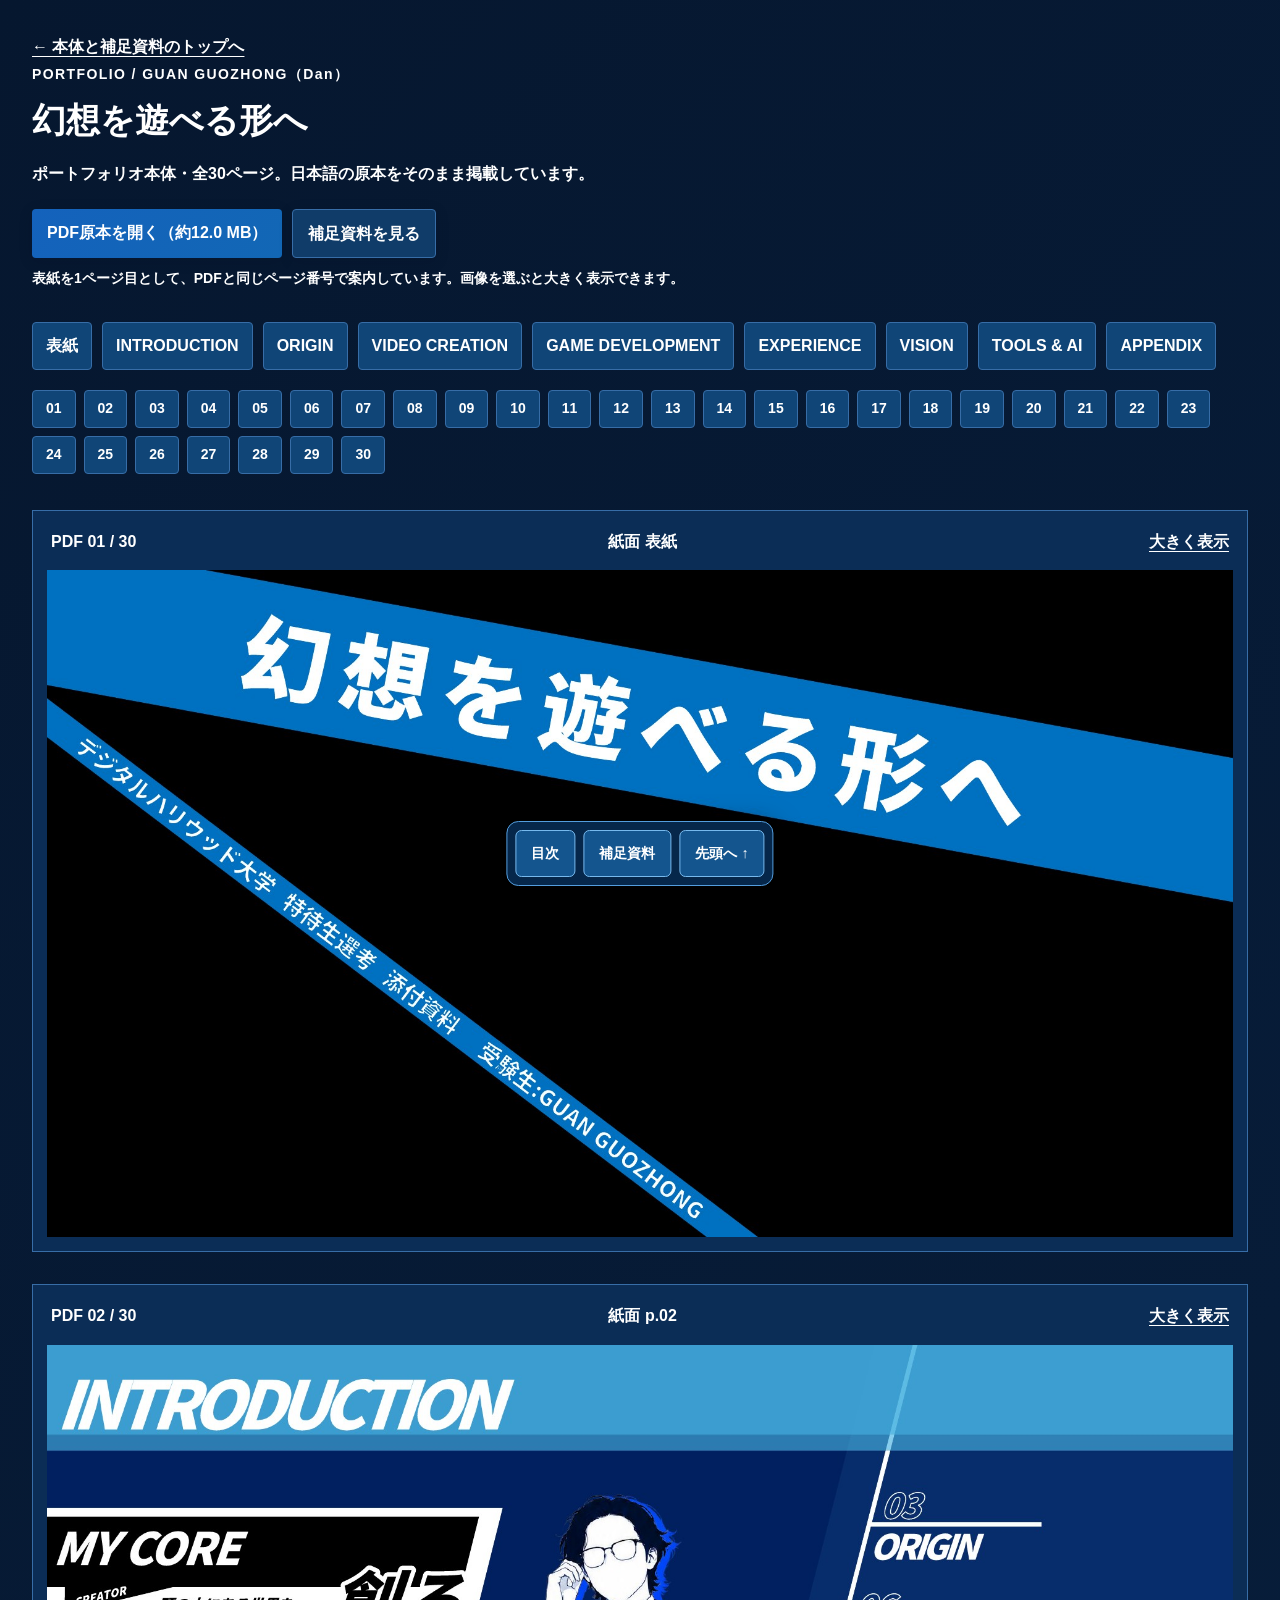
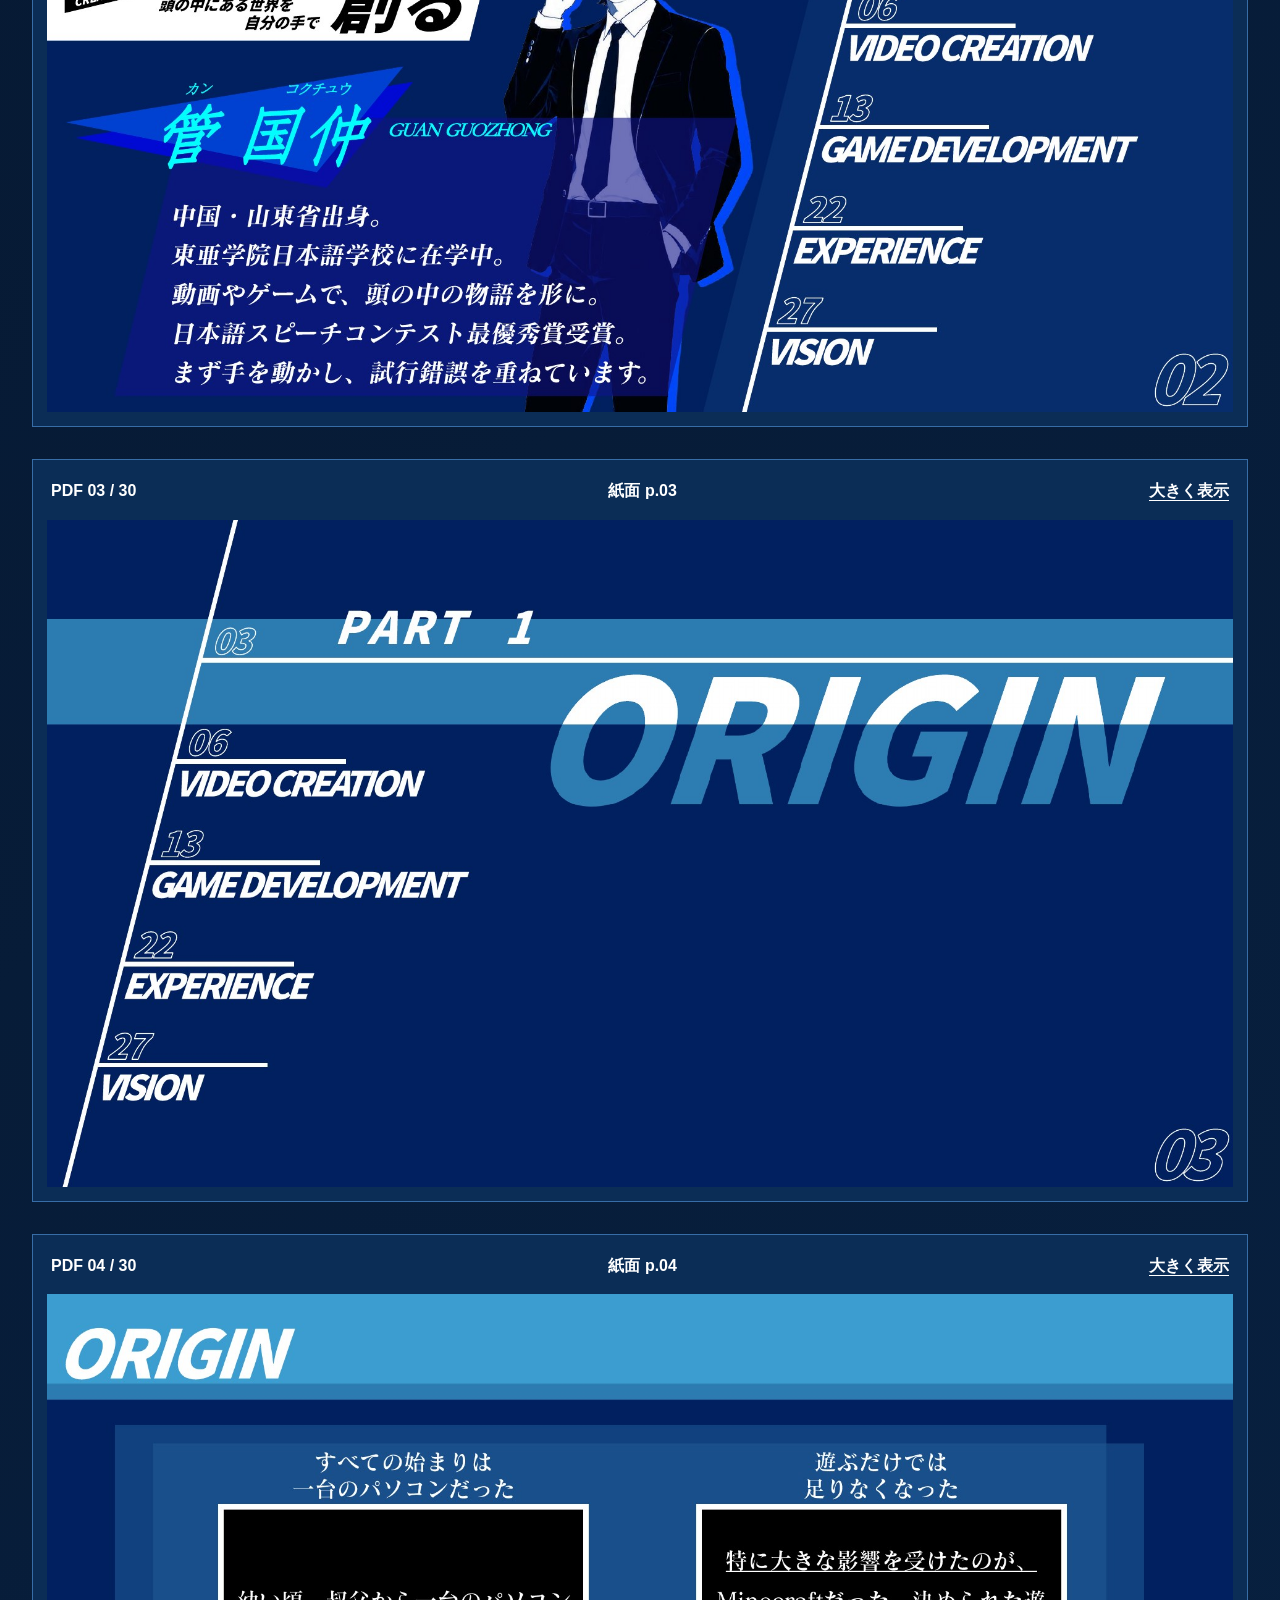
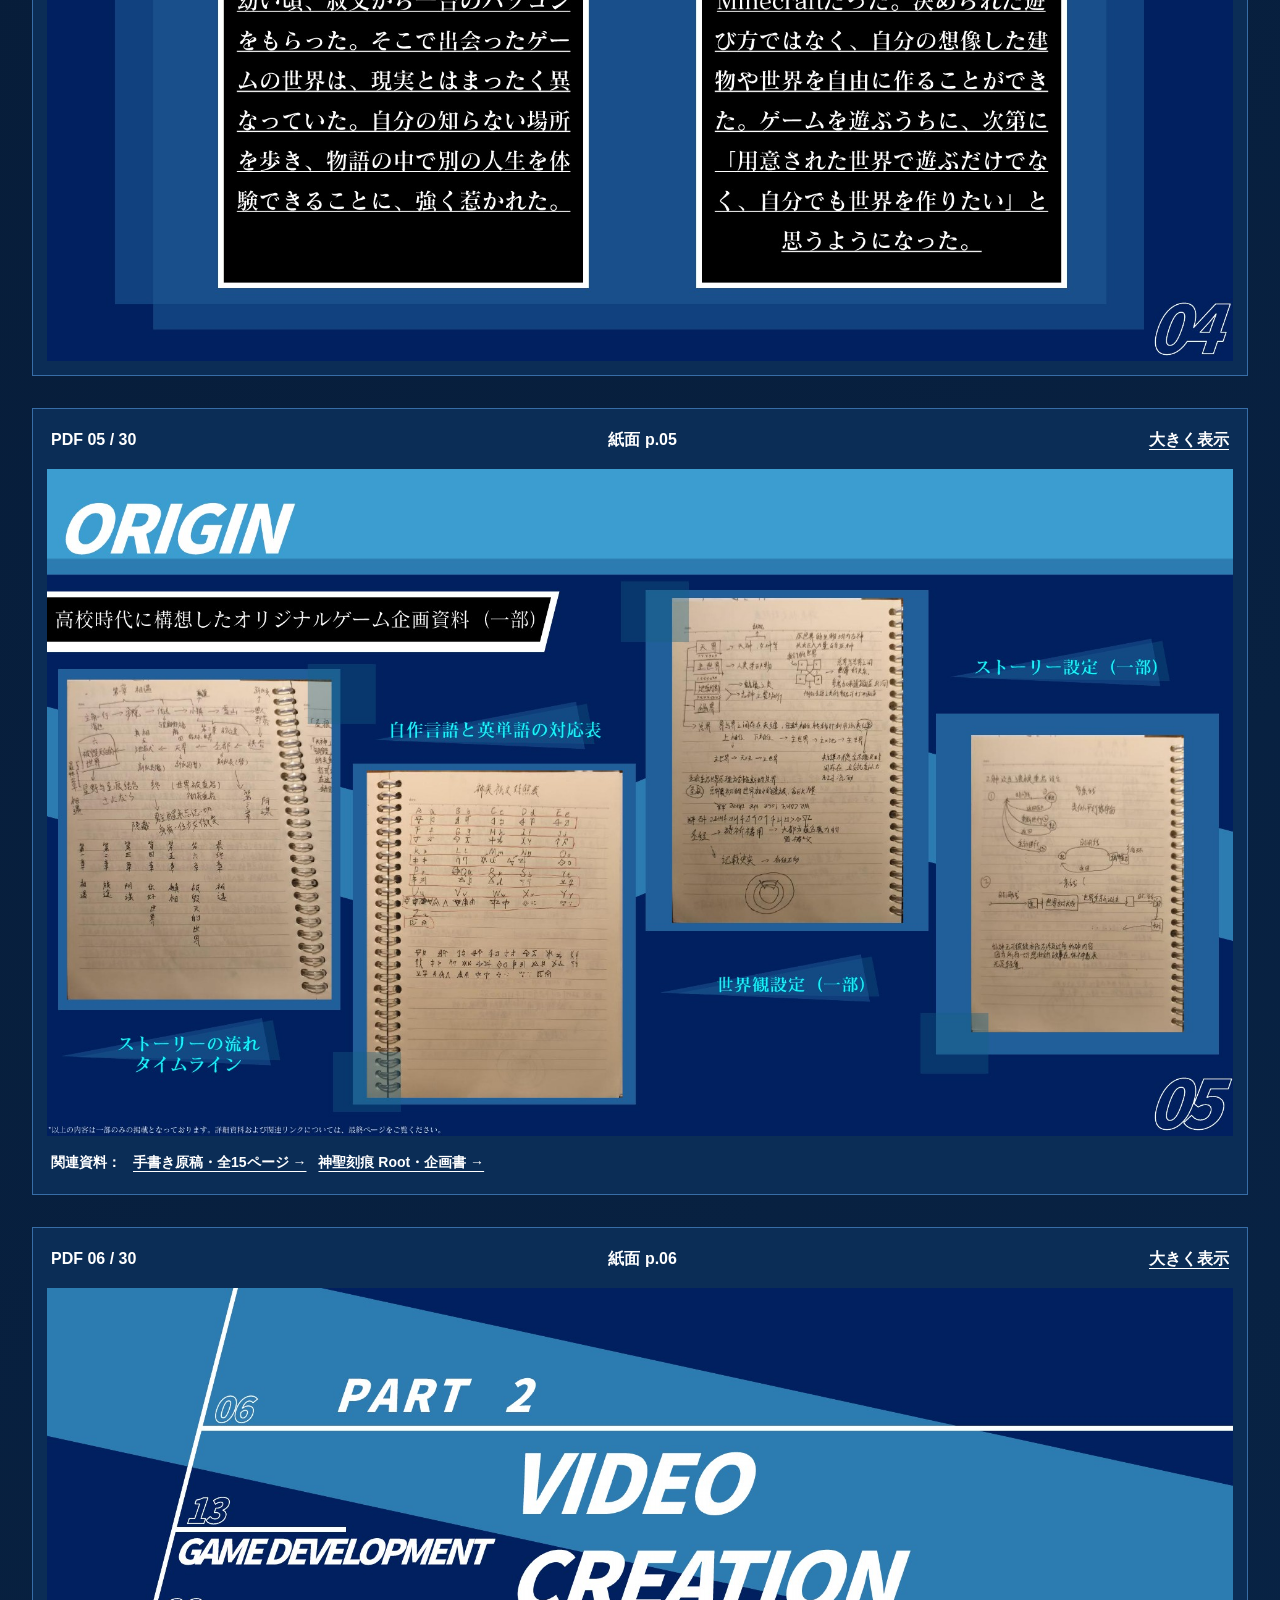
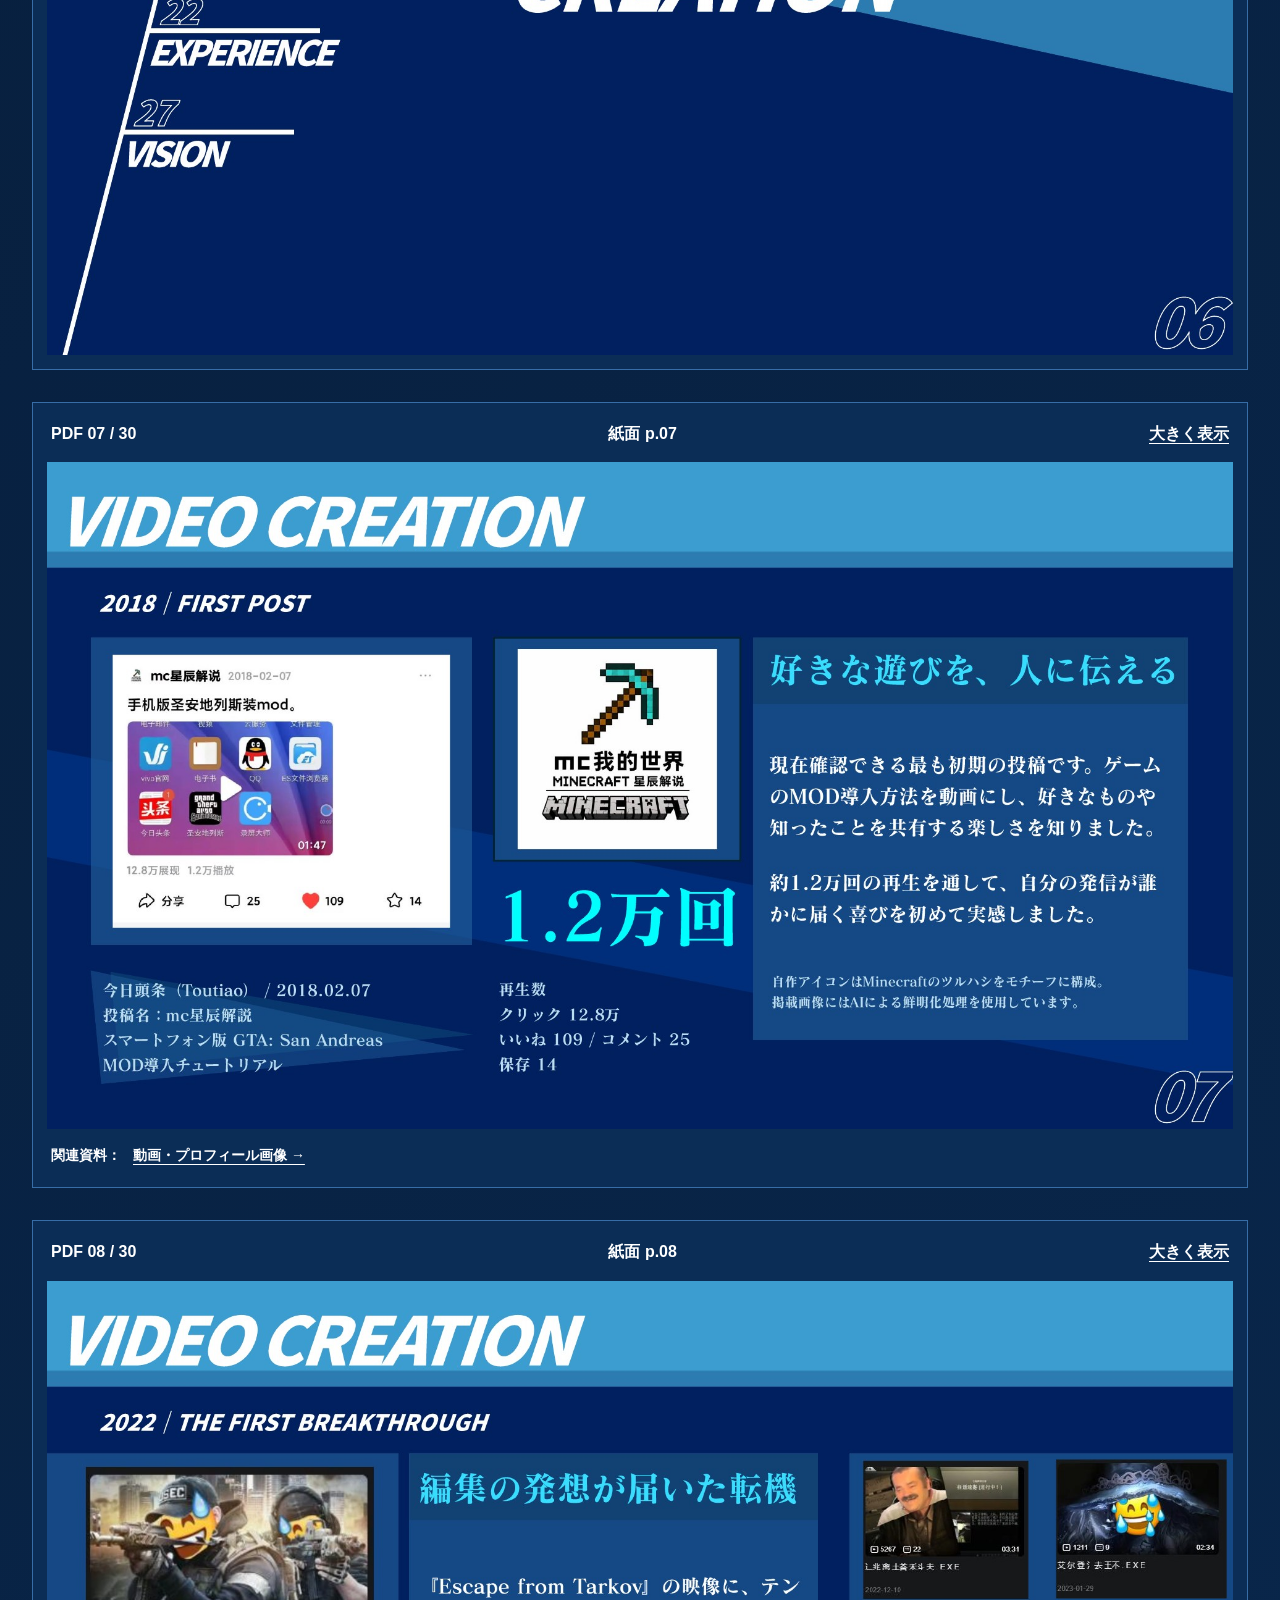
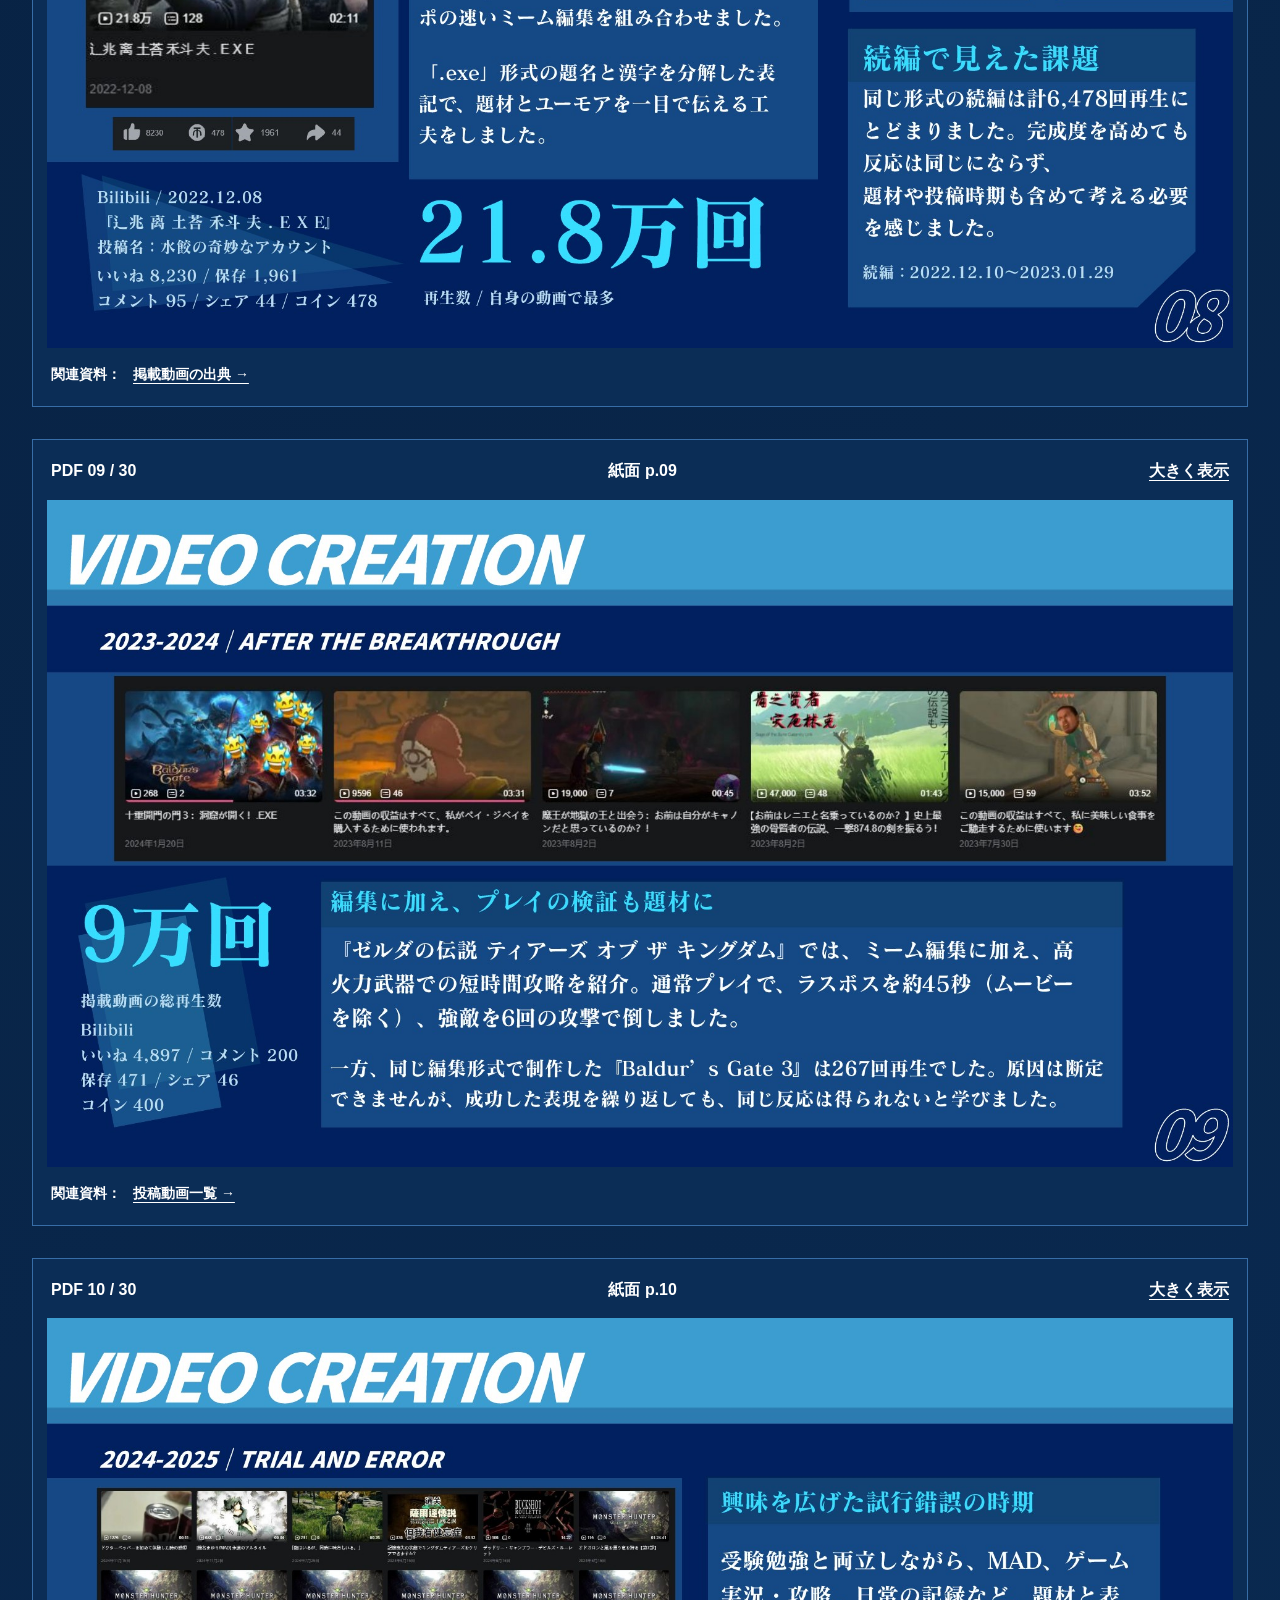
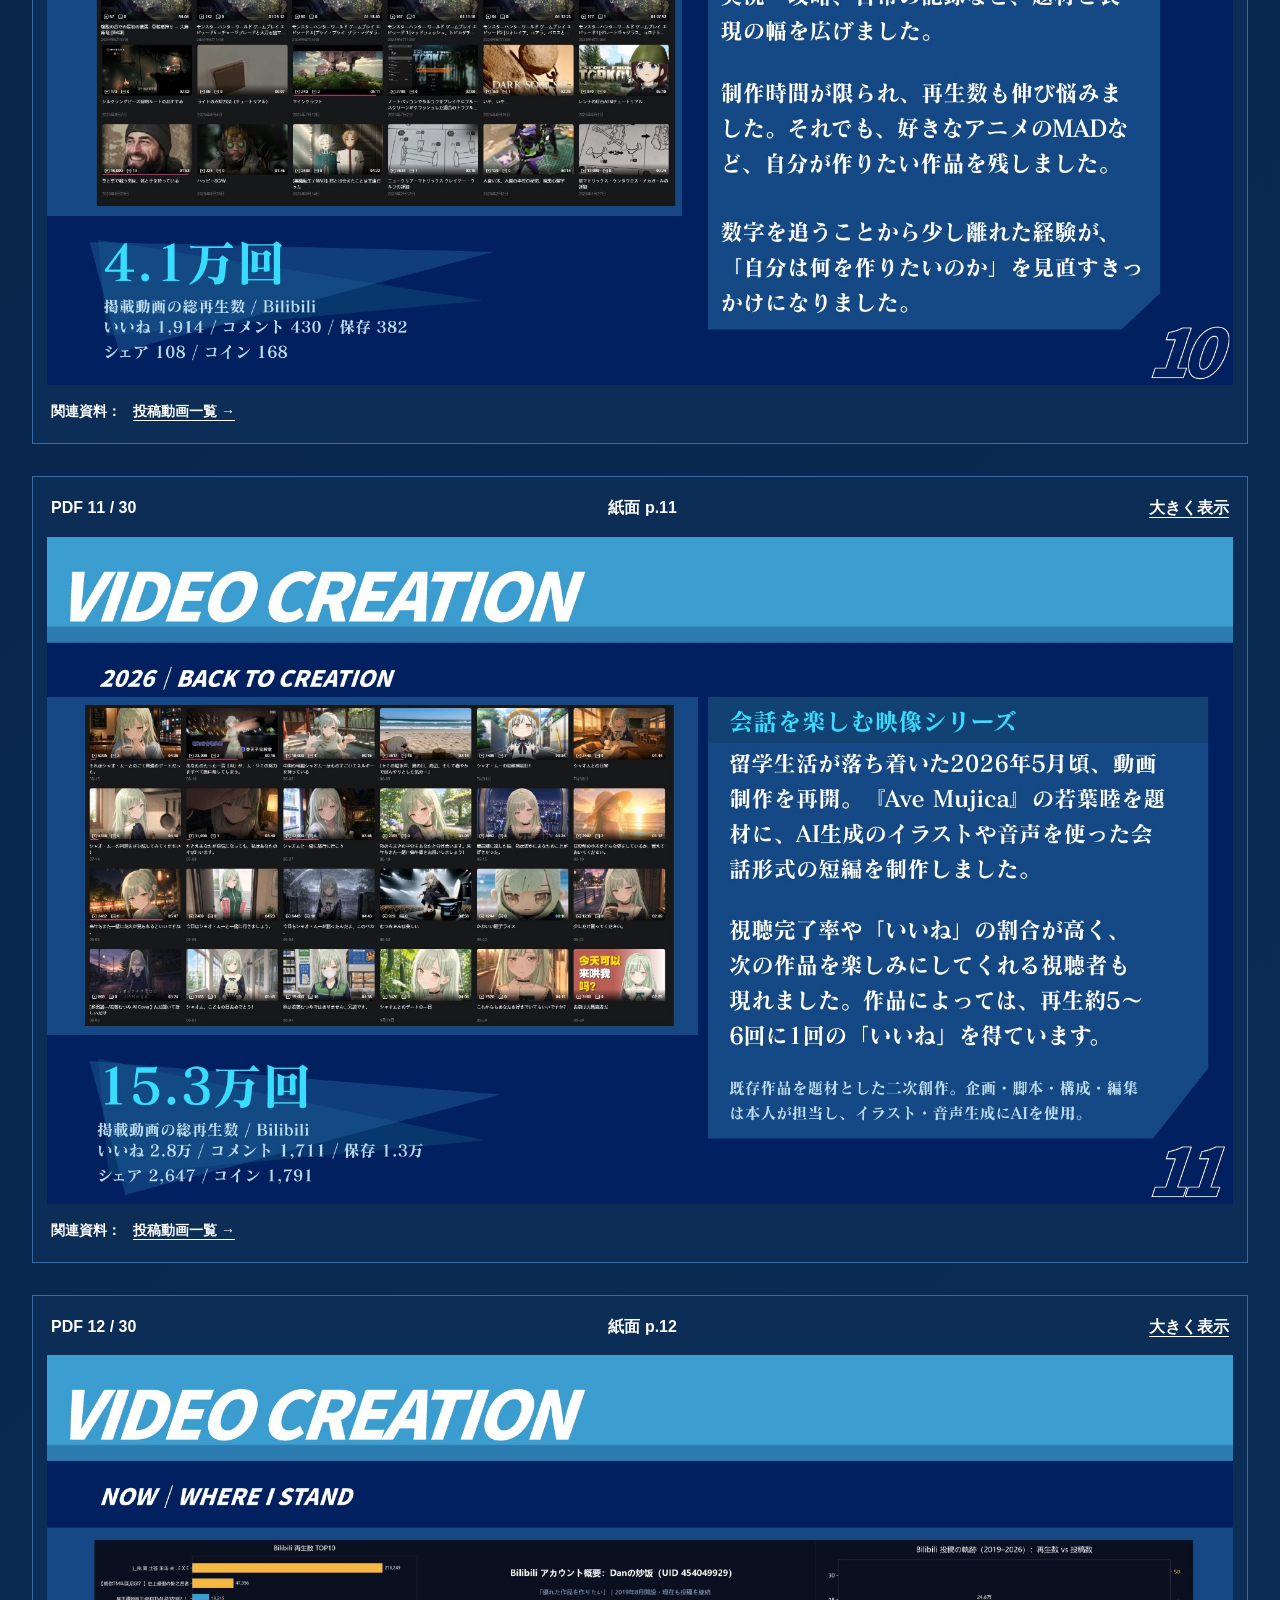
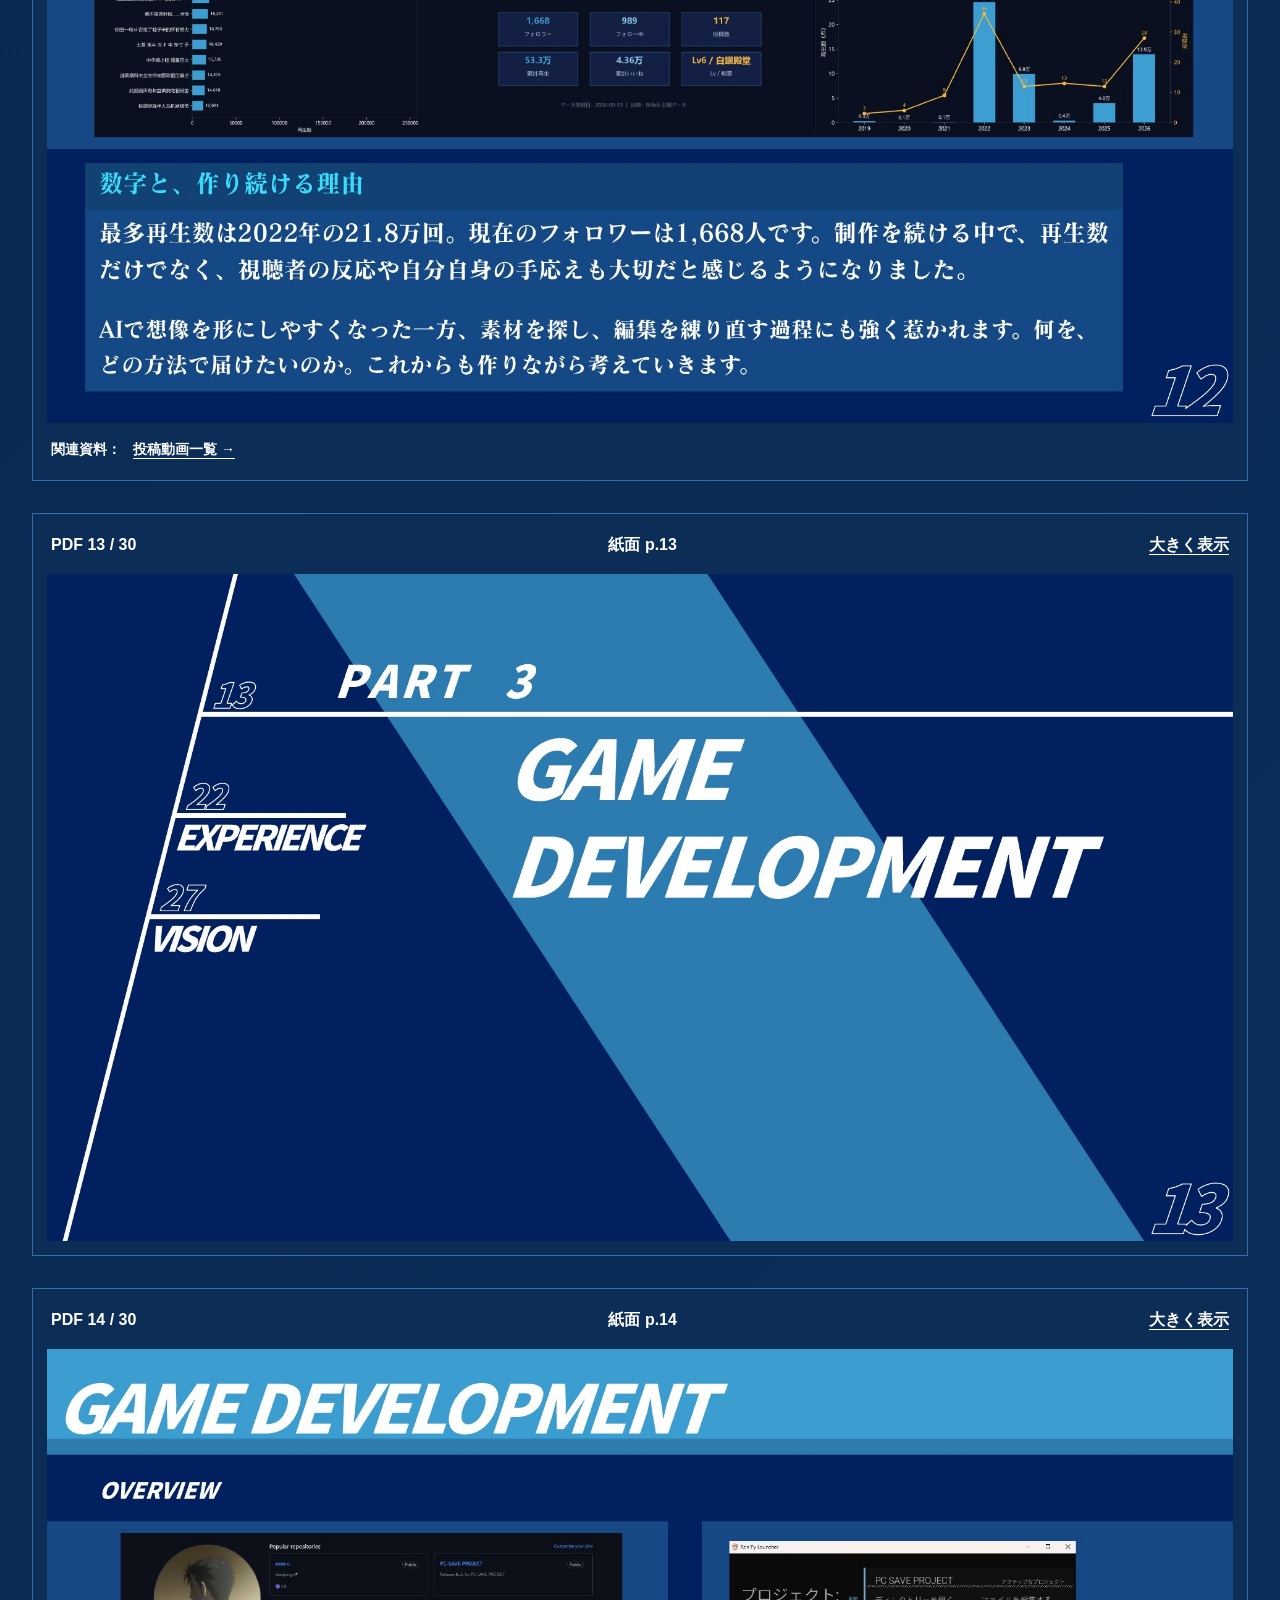
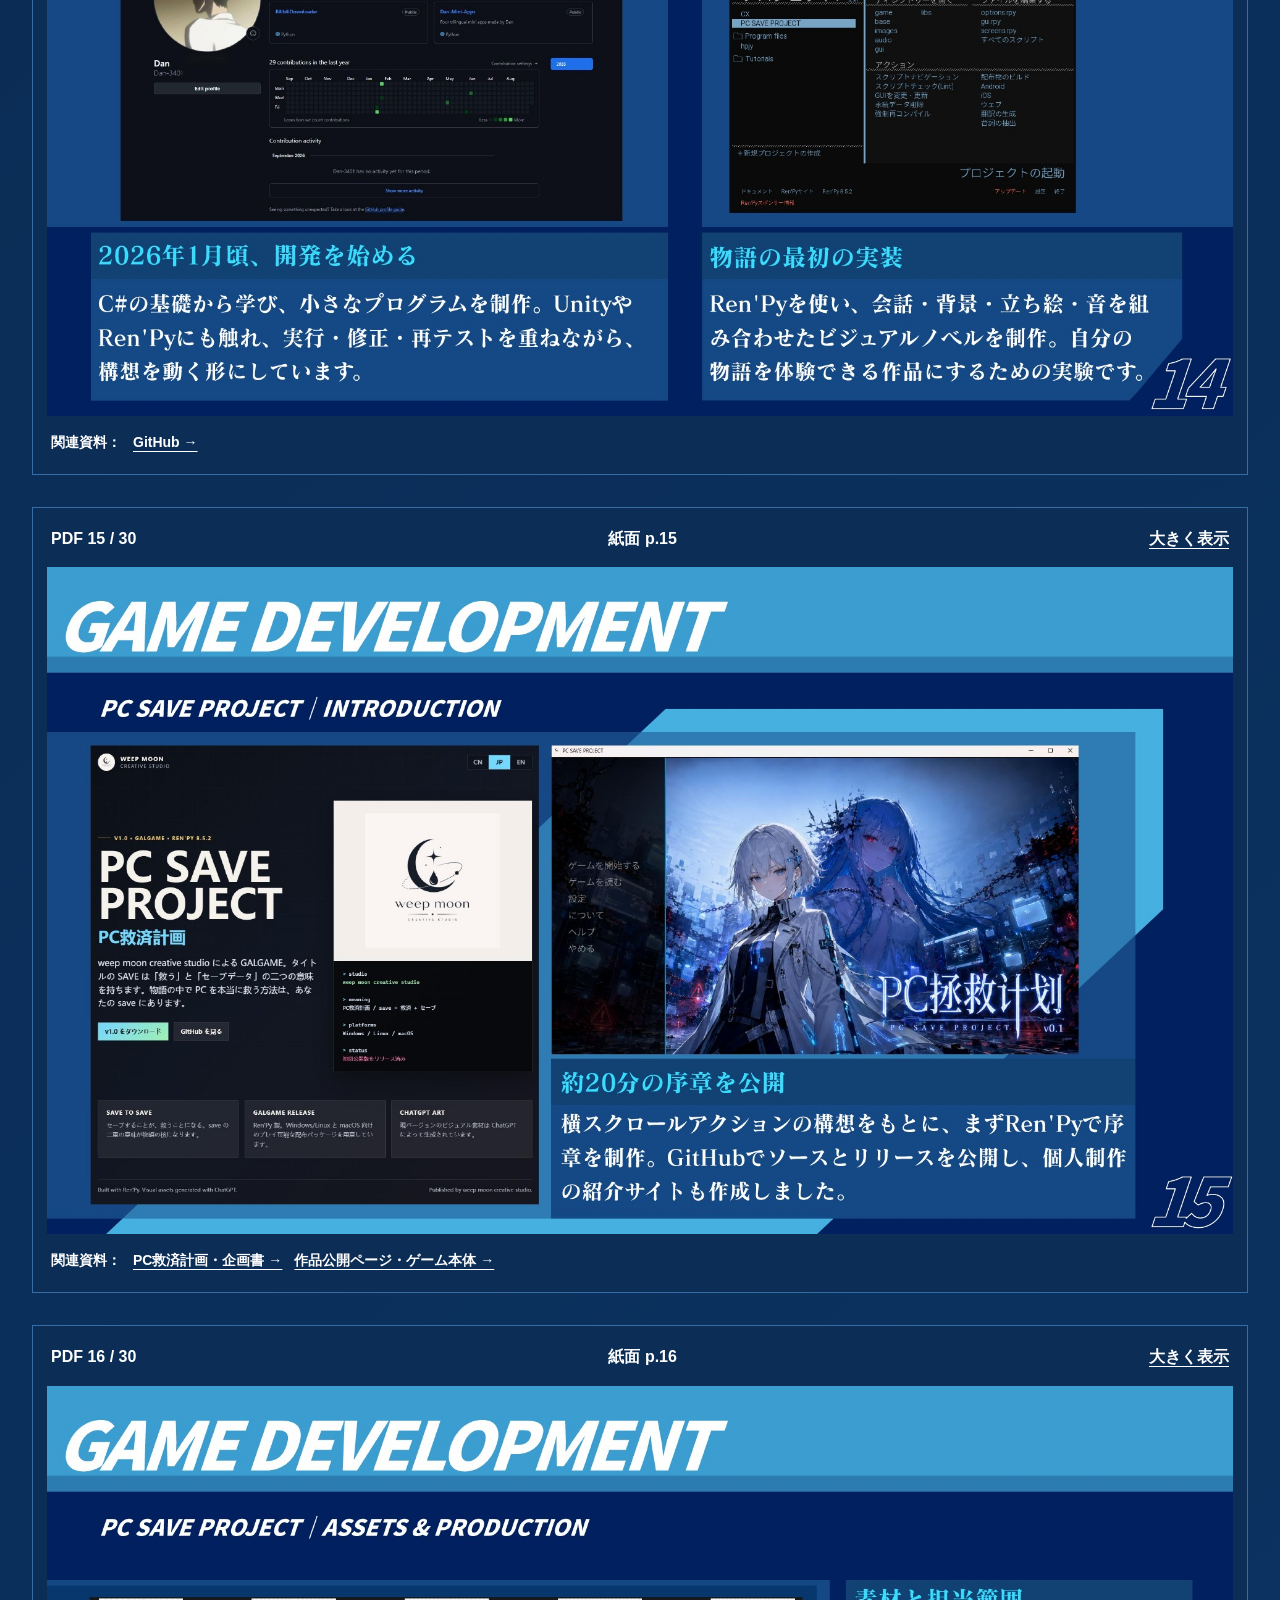
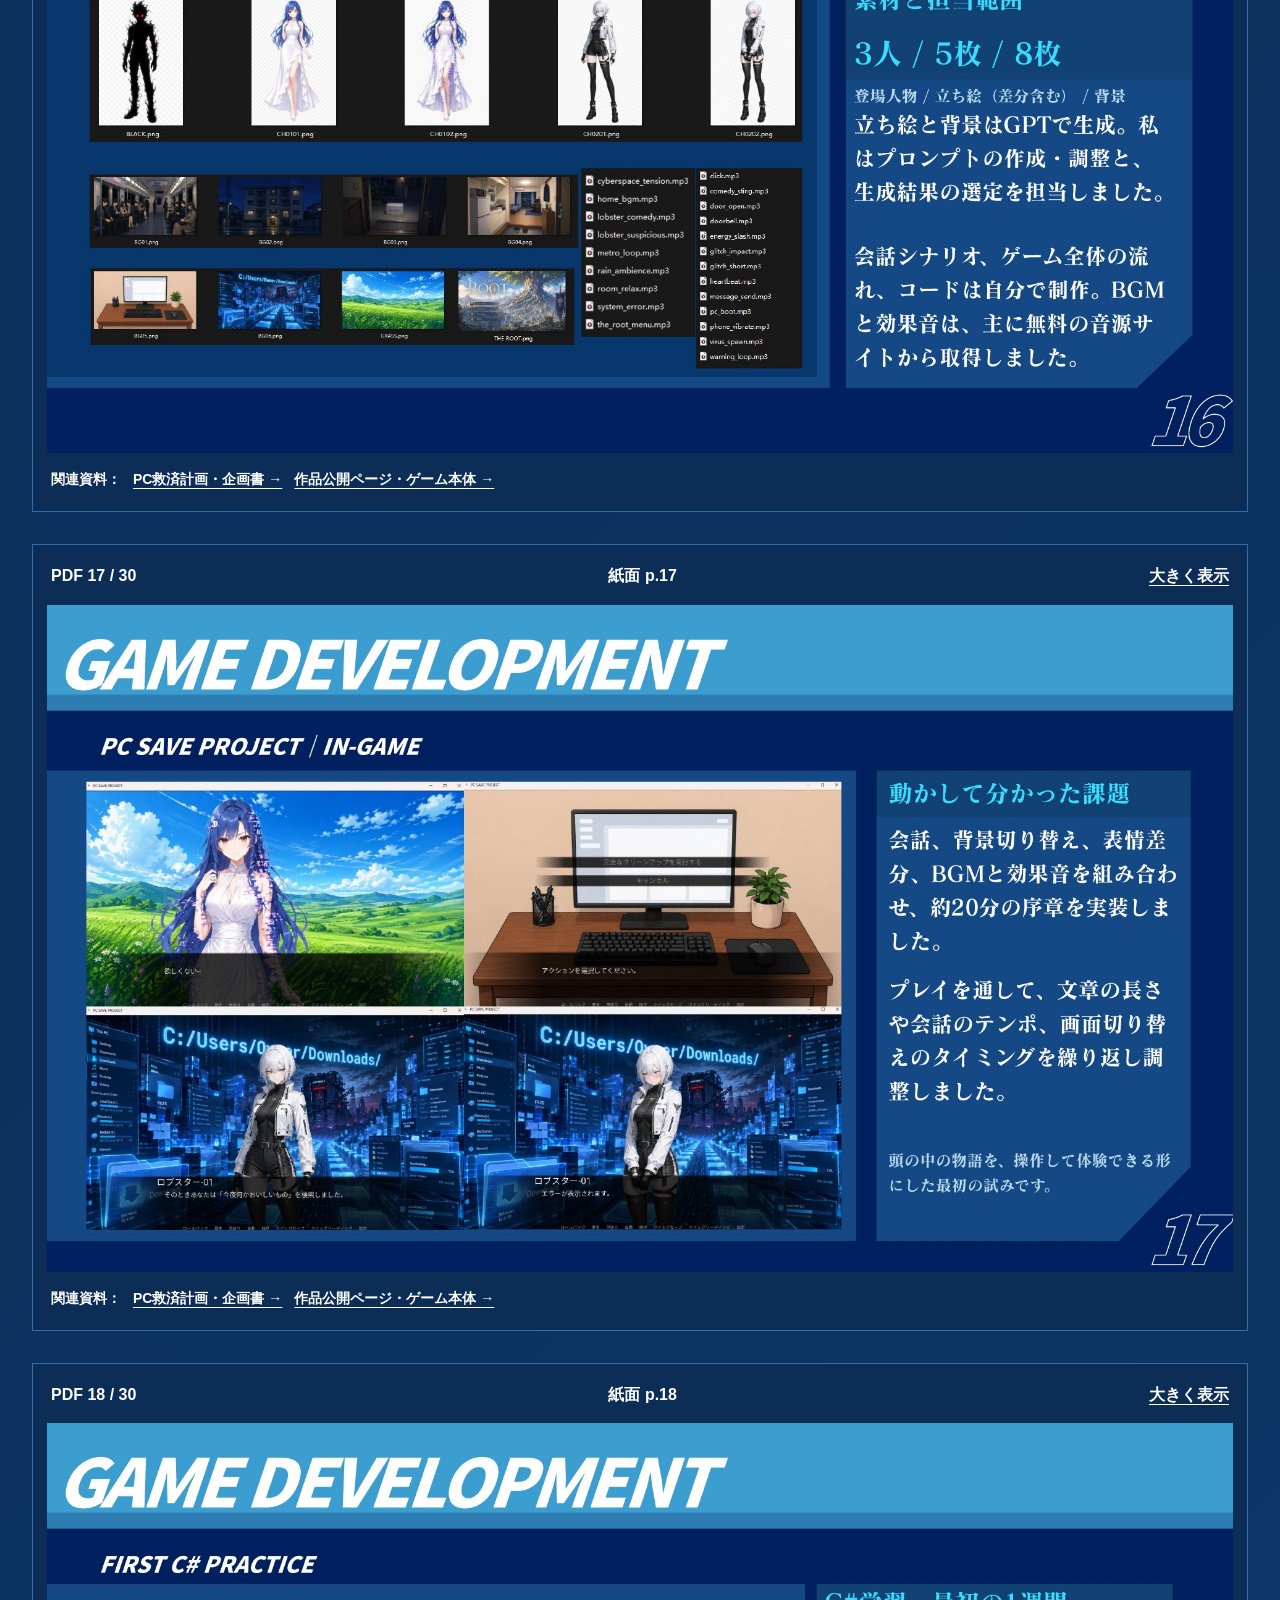
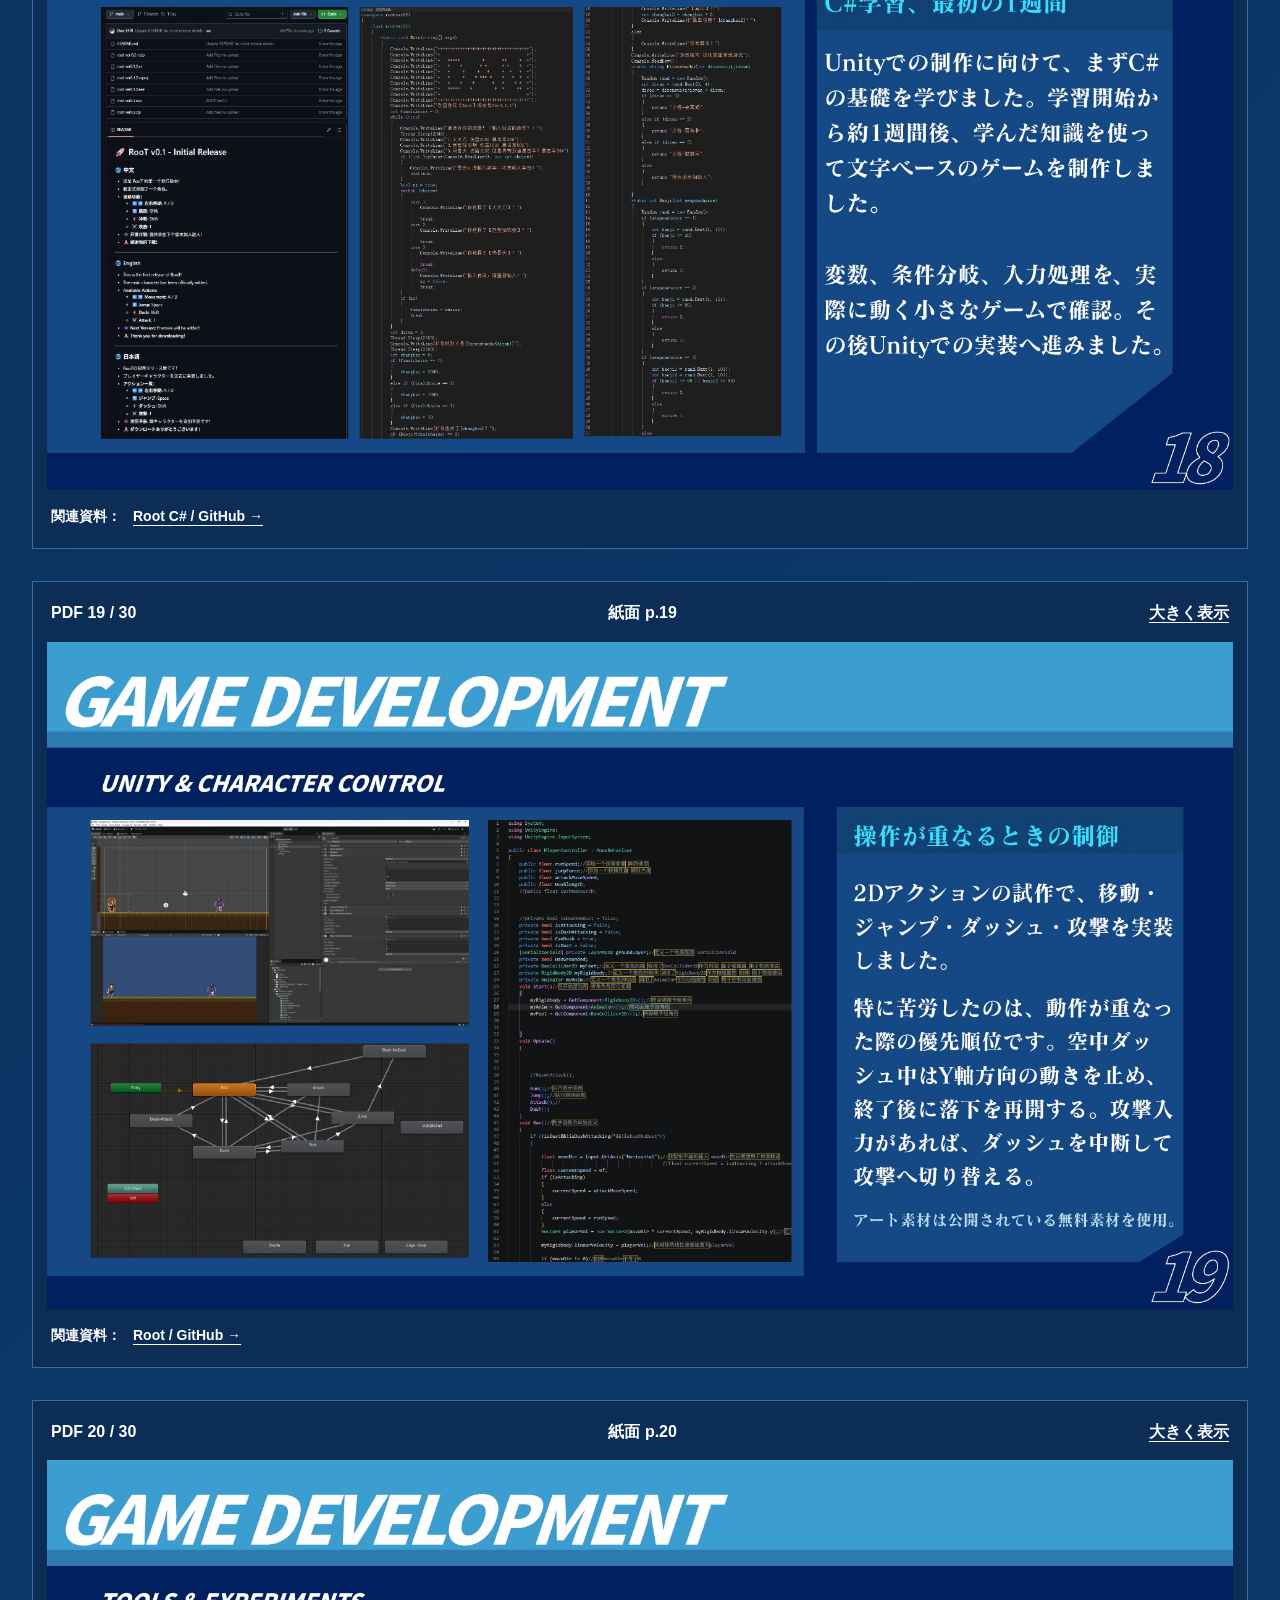
<file: portfolio/index.html>
<!doctype html><html lang="ja"><head><meta charset="utf-8"><meta name="viewport" content="width=device-width,initial-scale=1"><title>幻想を遊べる形へ｜ポートフォリオ本体</title><link rel="stylesheet" href="../assets/style.css?v=review-v1"><meta name="description" content="全30ページのポートフォリオをオンラインで閲覧し、関連する企画書・原稿・出典へ進めます。"><link rel="stylesheet" href="../assets/reader.css?v=review-v1"><script src="../assets/reader.js?v=review-v1" defer></script></head><body id="top"><main class="reading portfolio-reader"><header><a href="../index.html">← 本体と補足資料のトップへ</a><p class="eyebrow">PORTFOLIO / GUAN GUOZHONG（Dan）</p><h1>幻想を遊べる形へ</h1><p>ポートフォリオ本体・全30ページ。日本語の原本をそのまま掲載しています。</p><div class="actions"><a class="button" href="portfolio.pdf?v=over12-20260913">PDF原本を開く（約12.0 MB）</a><a class="button secondary" href="../index.html#projects">補足資料を見る</a></div><p class="meta">表紙を1ページ目として、PDFと同じページ番号で案内しています。画像を選ぶと大きく表示できます。</p></header><nav class="chapter-nav" aria-label="章から読む"><a href="#page-01">表紙</a><a href="#page-02">INTRODUCTION</a><a href="#page-03">ORIGIN</a><a href="#page-06">VIDEO CREATION</a><a href="#page-13">GAME DEVELOPMENT</a><a href="#page-22">EXPERIENCE</a><a href="#page-27">VISION</a><a href="#page-29">TOOLS &amp; AI</a><a href="#page-30">APPENDIX</a></nav><nav class="page-index" aria-label="PDF ページ番号"><a href="#page-01" aria-label="PDF 1 · 表紙">01</a><a href="#page-02" aria-label="PDF 2 · p.02">02</a><a href="#page-03" aria-label="PDF 3 · p.03">03</a><a href="#page-04" aria-label="PDF 4 · p.04">04</a><a href="#page-05" aria-label="PDF 5 · p.05">05</a><a href="#page-06" aria-label="PDF 6 · p.06">06</a><a href="#page-07" aria-label="PDF 7 · p.07">07</a><a href="#page-08" aria-label="PDF 8 · p.08">08</a><a href="#page-09" aria-label="PDF 9 · p.09">09</a><a href="#page-10" aria-label="PDF 10 · p.10">10</a><a href="#page-11" aria-label="PDF 11 · p.11">11</a><a href="#page-12" aria-label="PDF 12 · p.12">12</a><a href="#page-13" aria-label="PDF 13 · p.13">13</a><a href="#page-14" aria-label="PDF 14 · p.14">14</a><a href="#page-15" aria-label="PDF 15 · p.15">15</a><a href="#page-16" aria-label="PDF 16 · p.16">16</a><a href="#page-17" aria-label="PDF 17 · p.17">17</a><a href="#page-18" aria-label="PDF 18 · p.18">18</a><a href="#page-19" aria-label="PDF 19 · p.19">19</a><a href="#page-20" aria-label="PDF 20 · p.20">20</a><a href="#page-21" aria-label="PDF 21 · p.21">21</a><a href="#page-22" aria-label="PDF 22 · p.22">22</a><a href="#page-23" aria-label="PDF 23 · p.23">23</a><a href="#page-24" aria-label="PDF 24 · p.24">24</a><a href="#page-25" aria-label="PDF 25 · p.25">25</a><a href="#page-26" aria-label="PDF 26 · p.26">26</a><a href="#page-27" aria-label="PDF 27 · p.27">27</a><a href="#page-28" aria-label="PDF 28 · ∞">28</a><a href="#page-29" aria-label="PDF 29 · p.29">29</a><a href="#page-30" aria-label="PDF 30 · p.30">30</a></nav><figure class="portfolio-page" id="page-01"><figcaption><strong>PDF 01 / 30</strong><span>紙面 表紙</span><a href="pages/page-01.jpg?v=over12-20260913">大きく表示</a></figcaption><a href="pages/page-01.jpg?v=over12-20260913"><img src="pages/page-01.jpg?v=over12-20260913" width="1920" height="1080" loading="eager" alt="幻想を遊べる形へ · PDF 1 / 29 · 表紙"></a></figure><figure class="portfolio-page" id="page-02"><figcaption><strong>PDF 02 / 30</strong><span>紙面 p.02</span><a href="pages/page-02.jpg?v=over12-20260913">大きく表示</a></figcaption><a href="pages/page-02.jpg?v=over12-20260913"><img src="pages/page-02.jpg?v=over12-20260913" width="1920" height="1080" loading="lazy" alt="幻想を遊べる形へ · PDF 2 / 29 · p.02"></a></figure><figure class="portfolio-page" id="page-03"><figcaption><strong>PDF 03 / 30</strong><span>紙面 p.03</span><a href="pages/page-03.jpg?v=over12-20260913">大きく表示</a></figcaption><a href="pages/page-03.jpg?v=over12-20260913"><img src="pages/page-03.jpg?v=over12-20260913" width="1920" height="1080" loading="lazy" alt="幻想を遊べる形へ · PDF 3 / 29 · p.03"></a></figure><figure class="portfolio-page" id="page-04"><figcaption><strong>PDF 04 / 30</strong><span>紙面 p.04</span><a href="pages/page-04.jpg?v=over12-20260913">大きく表示</a></figcaption><a href="pages/page-04.jpg?v=over12-20260913"><img src="pages/page-04.jpg?v=over12-20260913" width="1920" height="1080" loading="lazy" alt="幻想を遊べる形へ · PDF 4 / 29 · p.04"></a></figure><figure class="portfolio-page" id="page-05"><figcaption><strong>PDF 05 / 30</strong><span>紙面 p.05</span><a href="pages/page-05.jpg?v=over12-20260913">大きく表示</a></figcaption><a href="pages/page-05.jpg?v=over12-20260913"><img src="pages/page-05.jpg?v=over12-20260913" width="1920" height="1080" loading="lazy" alt="幻想を遊べる形へ · PDF 5 / 29 · p.05"></a><div class="portfolio-related"><span>関連資料：</span><a href="../manuscripts/index.html">手書き原稿・全15ページ →</a><a href="../reading/root.html">神聖刻痕 Root・企画書 →</a></div></figure><figure class="portfolio-page" id="page-06"><figcaption><strong>PDF 06 / 30</strong><span>紙面 p.06</span><a href="pages/page-06.jpg?v=over12-20260913">大きく表示</a></figcaption><a href="pages/page-06.jpg?v=over12-20260913"><img src="pages/page-06.jpg?v=over12-20260913" width="1920" height="1080" loading="lazy" alt="幻想を遊べる形へ · PDF 6 / 29 · p.06"></a></figure><figure class="portfolio-page" id="page-07"><figcaption><strong>PDF 07 / 30</strong><span>紙面 p.07</span><a href="pages/page-07.jpg?v=over12-20260913">大きく表示</a></figcaption><a href="pages/page-07.jpg?v=over12-20260913"><img src="pages/page-07.jpg?v=over12-20260913" width="1920" height="1080" loading="lazy" alt="幻想を遊べる形へ · PDF 7 / 29 · p.07"></a><div class="portfolio-related"><span>関連資料：</span><a href="../index.html#p7">動画・プロフィール画像 →</a></div></figure><figure class="portfolio-page" id="page-08"><figcaption><strong>PDF 08 / 30</strong><span>紙面 p.08</span><a href="pages/page-08.jpg?v=over12-20260913">大きく表示</a></figcaption><a href="pages/page-08.jpg?v=over12-20260913"><img src="pages/page-08.jpg?v=over12-20260913" width="1920" height="1080" loading="lazy" alt="幻想を遊べる形へ · PDF 8 / 29 · p.08"></a><div class="portfolio-related"><span>関連資料：</span><a href="../index.html#p8">掲載動画の出典 →</a></div></figure><figure class="portfolio-page" id="page-09"><figcaption><strong>PDF 09 / 30</strong><span>紙面 p.09</span><a href="pages/page-09.jpg?v=over12-20260913">大きく表示</a></figcaption><a href="pages/page-09.jpg?v=over12-20260913"><img src="pages/page-09.jpg?v=over12-20260913" width="1920" height="1080" loading="lazy" alt="幻想を遊べる形へ · PDF 9 / 29 · p.09"></a><div class="portfolio-related"><span>関連資料：</span><a href="../index.html#p9-12">投稿動画一覧 →</a></div></figure><figure class="portfolio-page" id="page-10"><figcaption><strong>PDF 10 / 30</strong><span>紙面 p.10</span><a href="pages/page-10.jpg?v=over12-20260913">大きく表示</a></figcaption><a href="pages/page-10.jpg?v=over12-20260913"><img src="pages/page-10.jpg?v=over12-20260913" width="1920" height="1080" loading="lazy" alt="幻想を遊べる形へ · PDF 10 / 30 · p.10"></a><div class="portfolio-related"><span>関連資料：</span><a href="../index.html#p9-12">投稿動画一覧 →</a></div></figure><figure class="portfolio-page" id="page-11"><figcaption><strong>PDF 11 / 30</strong><span>紙面 p.11</span><a href="pages/page-11.jpg?v=over12-20260913">大きく表示</a></figcaption><a href="pages/page-11.jpg?v=over12-20260913"><img src="pages/page-11.jpg?v=over12-20260913" width="1920" height="1080" loading="lazy" alt="幻想を遊べる形へ · PDF 11 / 30 · p.11"></a><div class="portfolio-related"><span>関連資料：</span><a href="../index.html#p9-12">投稿動画一覧 →</a></div></figure><figure class="portfolio-page" id="page-12"><figcaption><strong>PDF 12 / 30</strong><span>紙面 p.12</span><a href="pages/page-12.jpg?v=over12-20260913">大きく表示</a></figcaption><a href="pages/page-12.jpg?v=over12-20260913"><img src="pages/page-12.jpg?v=over12-20260913" width="1920" height="1080" loading="lazy" alt="幻想を遊べる形へ · PDF 12 / 30 · p.12"></a><div class="portfolio-related"><span>関連資料：</span><a href="../index.html#p9-12">投稿動画一覧 →</a></div></figure><figure class="portfolio-page" id="page-13"><figcaption><strong>PDF 13 / 30</strong><span>紙面 p.13</span><a href="pages/page-13.jpg?v=over12-20260913">大きく表示</a></figcaption><a href="pages/page-13.jpg?v=over12-20260913"><img src="pages/page-13.jpg?v=over12-20260913" width="1920" height="1080" loading="lazy" alt="幻想を遊べる形へ · PDF 13 / 30 · p.13"></a></figure><figure class="portfolio-page" id="page-14"><figcaption><strong>PDF 14 / 30</strong><span>紙面 p.14</span><a href="pages/page-14.jpg?v=over12-20260913">大きく表示</a></figcaption><a href="pages/page-14.jpg?v=over12-20260913"><img src="pages/page-14.jpg?v=over12-20260913" width="1920" height="1080" loading="lazy" alt="幻想を遊べる形へ · PDF 14 / 30 · p.14"></a><div class="portfolio-related"><span>関連資料：</span><a href="../index.html#p14">GitHub →</a></div></figure><figure class="portfolio-page" id="page-15"><figcaption><strong>PDF 15 / 30</strong><span>紙面 p.15</span><a href="pages/page-15.jpg?v=over12-20260913">大きく表示</a></figcaption><a href="pages/page-15.jpg?v=over12-20260913"><img src="pages/page-15.jpg?v=over12-20260913" width="1920" height="1080" loading="lazy" alt="幻想を遊べる形へ · PDF 15 / 30 · p.15"></a><div class="portfolio-related"><span>関連資料：</span><a href="../reading/pc.html">PC救済計画・企画書 →</a><a href="../index.html#p15">作品公開ページ・ゲーム本体 →</a></div></figure><figure class="portfolio-page" id="page-16"><figcaption><strong>PDF 16 / 30</strong><span>紙面 p.16</span><a href="pages/page-16.jpg?v=over12-20260913">大きく表示</a></figcaption><a href="pages/page-16.jpg?v=over12-20260913"><img src="pages/page-16.jpg?v=over12-20260913" width="1920" height="1080" loading="lazy" alt="幻想を遊べる形へ · PDF 16 / 30 · p.16"></a><div class="portfolio-related"><span>関連資料：</span><a href="../reading/pc.html">PC救済計画・企画書 →</a><a href="../index.html#p15">作品公開ページ・ゲーム本体 →</a></div></figure><figure class="portfolio-page" id="page-17"><figcaption><strong>PDF 17 / 30</strong><span>紙面 p.17</span><a href="pages/page-17.jpg?v=over12-20260913">大きく表示</a></figcaption><a href="pages/page-17.jpg?v=over12-20260913"><img src="pages/page-17.jpg?v=over12-20260913" width="1920" height="1080" loading="lazy" alt="幻想を遊べる形へ · PDF 17 / 30 · p.17"></a><div class="portfolio-related"><span>関連資料：</span><a href="../reading/pc.html">PC救済計画・企画書 →</a><a href="../index.html#p15">作品公開ページ・ゲーム本体 →</a></div></figure><figure class="portfolio-page" id="page-18"><figcaption><strong>PDF 18 / 30</strong><span>紙面 p.18</span><a href="pages/page-18.jpg?v=over12-20260913">大きく表示</a></figcaption><a href="pages/page-18.jpg?v=over12-20260913"><img src="pages/page-18.jpg?v=over12-20260913" width="1920" height="1080" loading="lazy" alt="幻想を遊べる形へ · PDF 18 / 30 · p.18"></a><div class="portfolio-related"><span>関連資料：</span><a href="../index.html#p18-19">Root C# / GitHub →</a></div></figure><figure class="portfolio-page" id="page-19"><figcaption><strong>PDF 19 / 30</strong><span>紙面 p.19</span><a href="pages/page-19.jpg?v=over12-20260913">大きく表示</a></figcaption><a href="pages/page-19.jpg?v=over12-20260913"><img src="pages/page-19.jpg?v=over12-20260913" width="1920" height="1080" loading="lazy" alt="幻想を遊べる形へ · PDF 19 / 30 · p.19"></a><div class="portfolio-related"><span>関連資料：</span><a href="../index.html#p18-19">Root / GitHub →</a></div></figure><figure class="portfolio-page" id="page-20"><figcaption><strong>PDF 20 / 30</strong><span>紙面 p.20</span><a href="pages/page-20.jpg?v=over12-20260913">大きく表示</a></figcaption><a href="pages/page-20.jpg?v=over12-20260913"><img src="pages/page-20.jpg?v=over12-20260913" width="1920" height="1080" loading="lazy" alt="幻想を遊べる形へ · PDF 20 / 30 · p.20"></a><div class="portfolio-related"><span>関連資料：</span><a href="../index.html#p20">Dan Mini Apps / GitHub →</a></div></figure><figure class="portfolio-page" id="page-21"><figcaption><strong>PDF 21 / 30</strong><span>紙面 p.21</span><a href="pages/page-21.jpg?v=over12-20260913">大きく表示</a></figcaption><a href="pages/page-21.jpg?v=over12-20260913"><img src="pages/page-21.jpg?v=over12-20260913" width="1920" height="1080" loading="lazy" alt="幻想を遊べる形へ · PDF 21 / 30 · p.21"></a></figure><figure class="portfolio-page" id="page-22"><figcaption><strong>PDF 22 / 30</strong><span>紙面 p.22</span><a href="pages/page-22.jpg?v=over12-20260913">大きく表示</a></figcaption><a href="pages/page-22.jpg?v=over12-20260913"><img src="pages/page-22.jpg?v=over12-20260913" width="1920" height="1080" loading="lazy" alt="幻想を遊べる形へ · PDF 22 / 30 · p.22"></a></figure><figure class="portfolio-page" id="page-23"><figcaption><strong>PDF 23 / 30</strong><span>紙面 p.23</span><a href="pages/page-23.jpg?v=over12-20260913">大きく表示</a></figcaption><a href="pages/page-23.jpg?v=over12-20260913"><img src="pages/page-23.jpg?v=over12-20260913" width="1920" height="1080" loading="lazy" alt="幻想を遊べる形へ · PDF 23 / 30 · p.23"></a><div class="portfolio-related"><span>関連資料：</span><a href="../index.html#p23">最優秀賞・原本 →</a></div></figure><figure class="portfolio-page" id="page-24"><figcaption><strong>PDF 24 / 30</strong><span>紙面 p.24</span><a href="pages/page-24.jpg?v=over12-20260913">大きく表示</a></figcaption><a href="pages/page-24.jpg?v=over12-20260913"><img src="pages/page-24.jpg?v=over12-20260913" width="1920" height="1080" loading="lazy" alt="幻想を遊べる形へ · PDF 24 / 30 · p.24"></a><div class="portfolio-related"><span>関連資料：</span><a href="../index.html#p24">スピーチ・ディベートの証明 →</a></div></figure><figure class="portfolio-page" id="page-25"><figcaption><strong>PDF 25 / 30</strong><span>紙面 p.25</span><a href="pages/page-25.jpg?v=over12-20260913">大きく表示</a></figcaption><a href="pages/page-25.jpg?v=over12-20260913"><img src="pages/page-25.jpg?v=over12-20260913" width="1920" height="1080" loading="lazy" alt="幻想を遊べる形へ · PDF 25 / 30 · p.25"></a><div class="portfolio-related"><span>関連資料：</span><a href="../index.html#p25">放送部の活動証明 →</a></div></figure><figure class="portfolio-page" id="page-26"><figcaption><strong>PDF 26 / 30</strong><span>紙面 p.26</span><a href="pages/page-26.jpg?v=over12-20260913">大きく表示</a></figcaption><a href="pages/page-26.jpg?v=over12-20260913"><img src="pages/page-26.jpg?v=over12-20260913" width="1920" height="1080" loading="lazy" alt="幻想を遊べる形へ · PDF 26 / 30 · p.26"></a></figure><figure class="portfolio-page" id="page-27"><figcaption><strong>PDF 27 / 30</strong><span>紙面 p.27</span><a href="pages/page-27.jpg?v=over12-20260913">大きく表示</a></figcaption><a href="pages/page-27.jpg?v=over12-20260913"><img src="pages/page-27.jpg?v=over12-20260913" width="1920" height="1080" loading="lazy" alt="幻想を遊べる形へ · PDF 27 / 30 · p.27"></a></figure><figure class="portfolio-page" id="page-28"><figcaption><strong>PDF 28 / 30</strong><span>紙面 ∞</span><a href="pages/page-28.jpg?v=over12-20260913">大きく表示</a></figcaption><a href="pages/page-28.jpg?v=over12-20260913"><img src="pages/page-28.jpg?v=over12-20260913" width="1920" height="1080" loading="lazy" alt="幻想を遊べる形へ · PDF 28 / 30 · ∞"></a></figure><figure class="portfolio-page" id="page-29"><figcaption><strong>PDF 29 / 30</strong><span>紙面 p.29</span><a href="pages/page-29.jpg?v=over12-20260913">大きく表示</a></figcaption><a href="pages/page-29.jpg?v=over12-20260913"><img src="pages/page-29.jpg?v=over12-20260913" width="1920" height="1080" loading="lazy" alt="幻想を遊べる形へ · PDF 29 / 30 · p.29"></a></figure><figure class="portfolio-page" id="page-30"><figcaption><strong>PDF 30 / 30</strong><span>紙面 p.30</span><a href="pages/page-30.jpg?v=over12-20260913">大きく表示</a></figcaption><a href="pages/page-30.jpg?v=over12-20260913"><img src="pages/page-30.jpg?v=over12-20260913" width="1920" height="1080" loading="lazy" alt="幻想を遊べる形へ · PDF 30 / 30 · p.30"></a><div class="portfolio-related"><span>関連資料：</span><a href="../index.html#projects">補足資料・出典一覧 →</a></div></figure><footer class="footer"><a href="../index.html#projects">企画書・原稿・出典・活動証明を見る →</a></footer></main><a class="back-top" href="#top">先頭へ ↑</a></body></html>
</file>
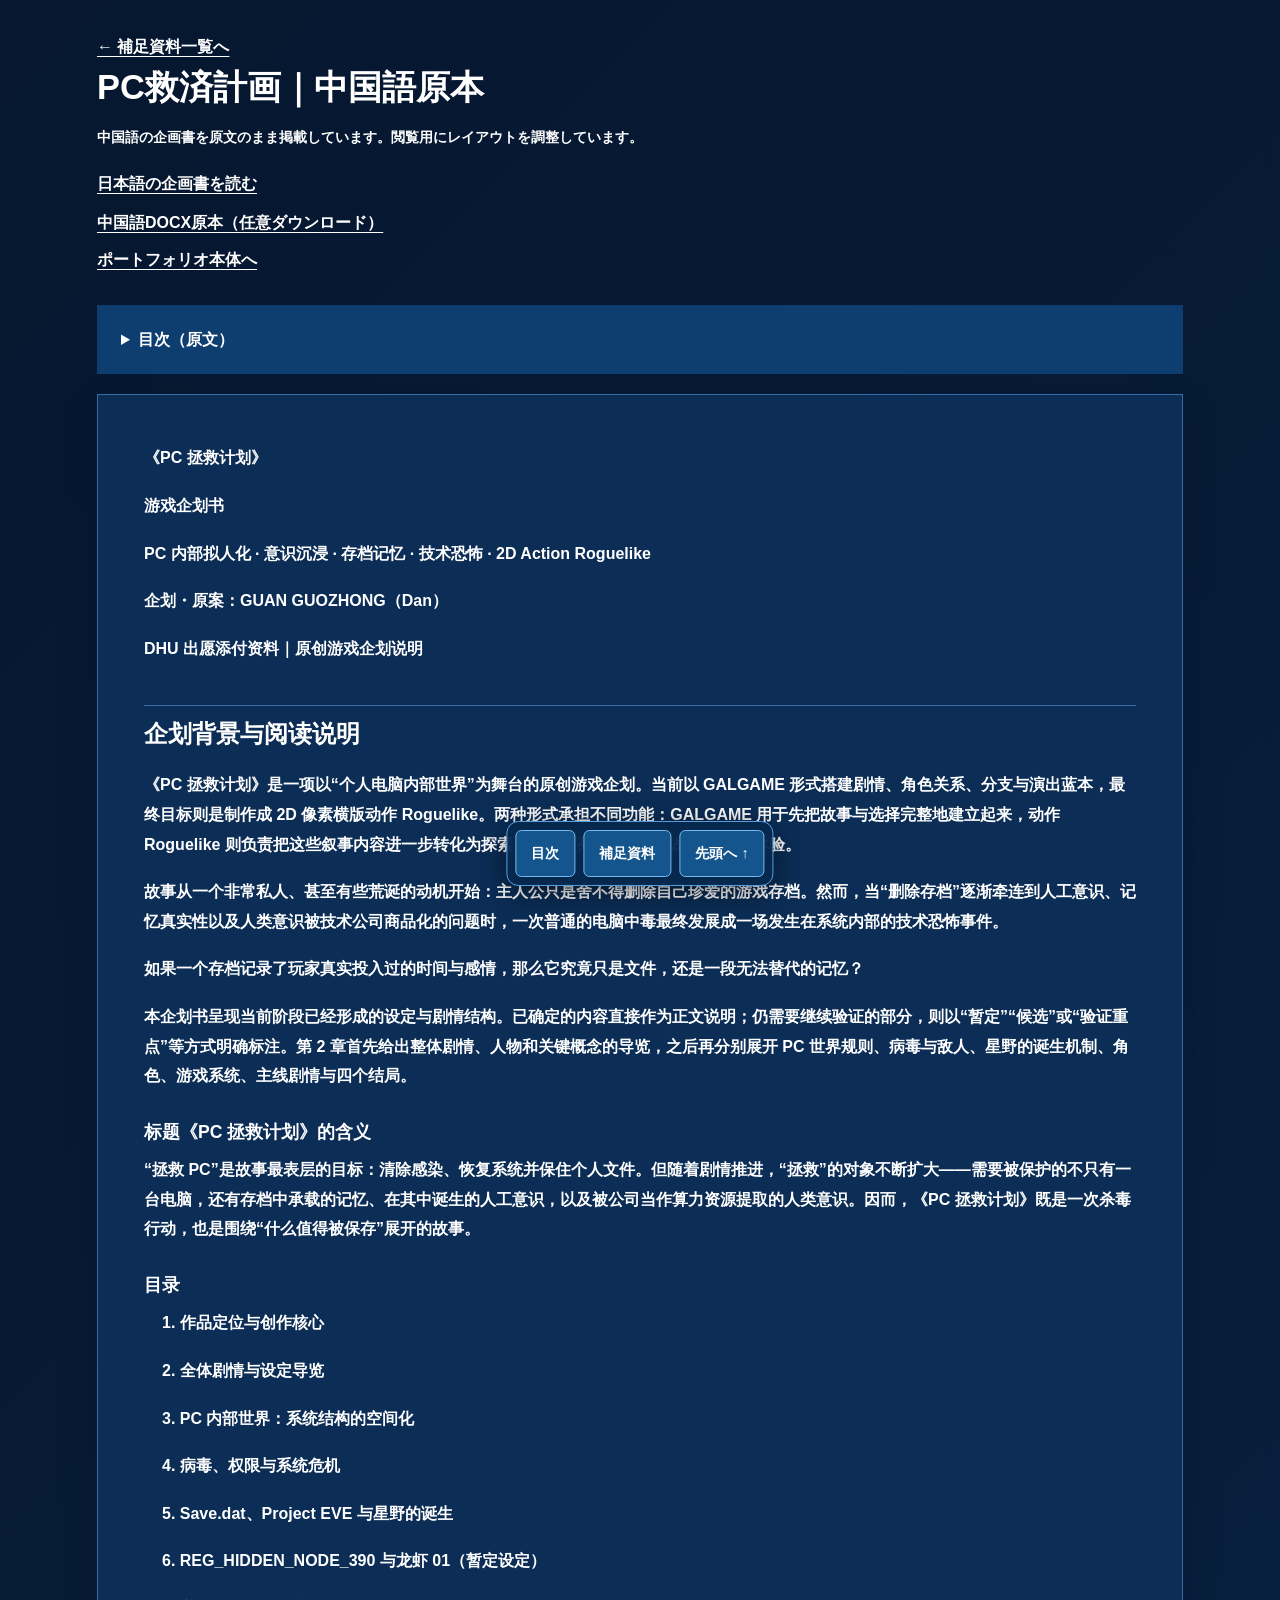
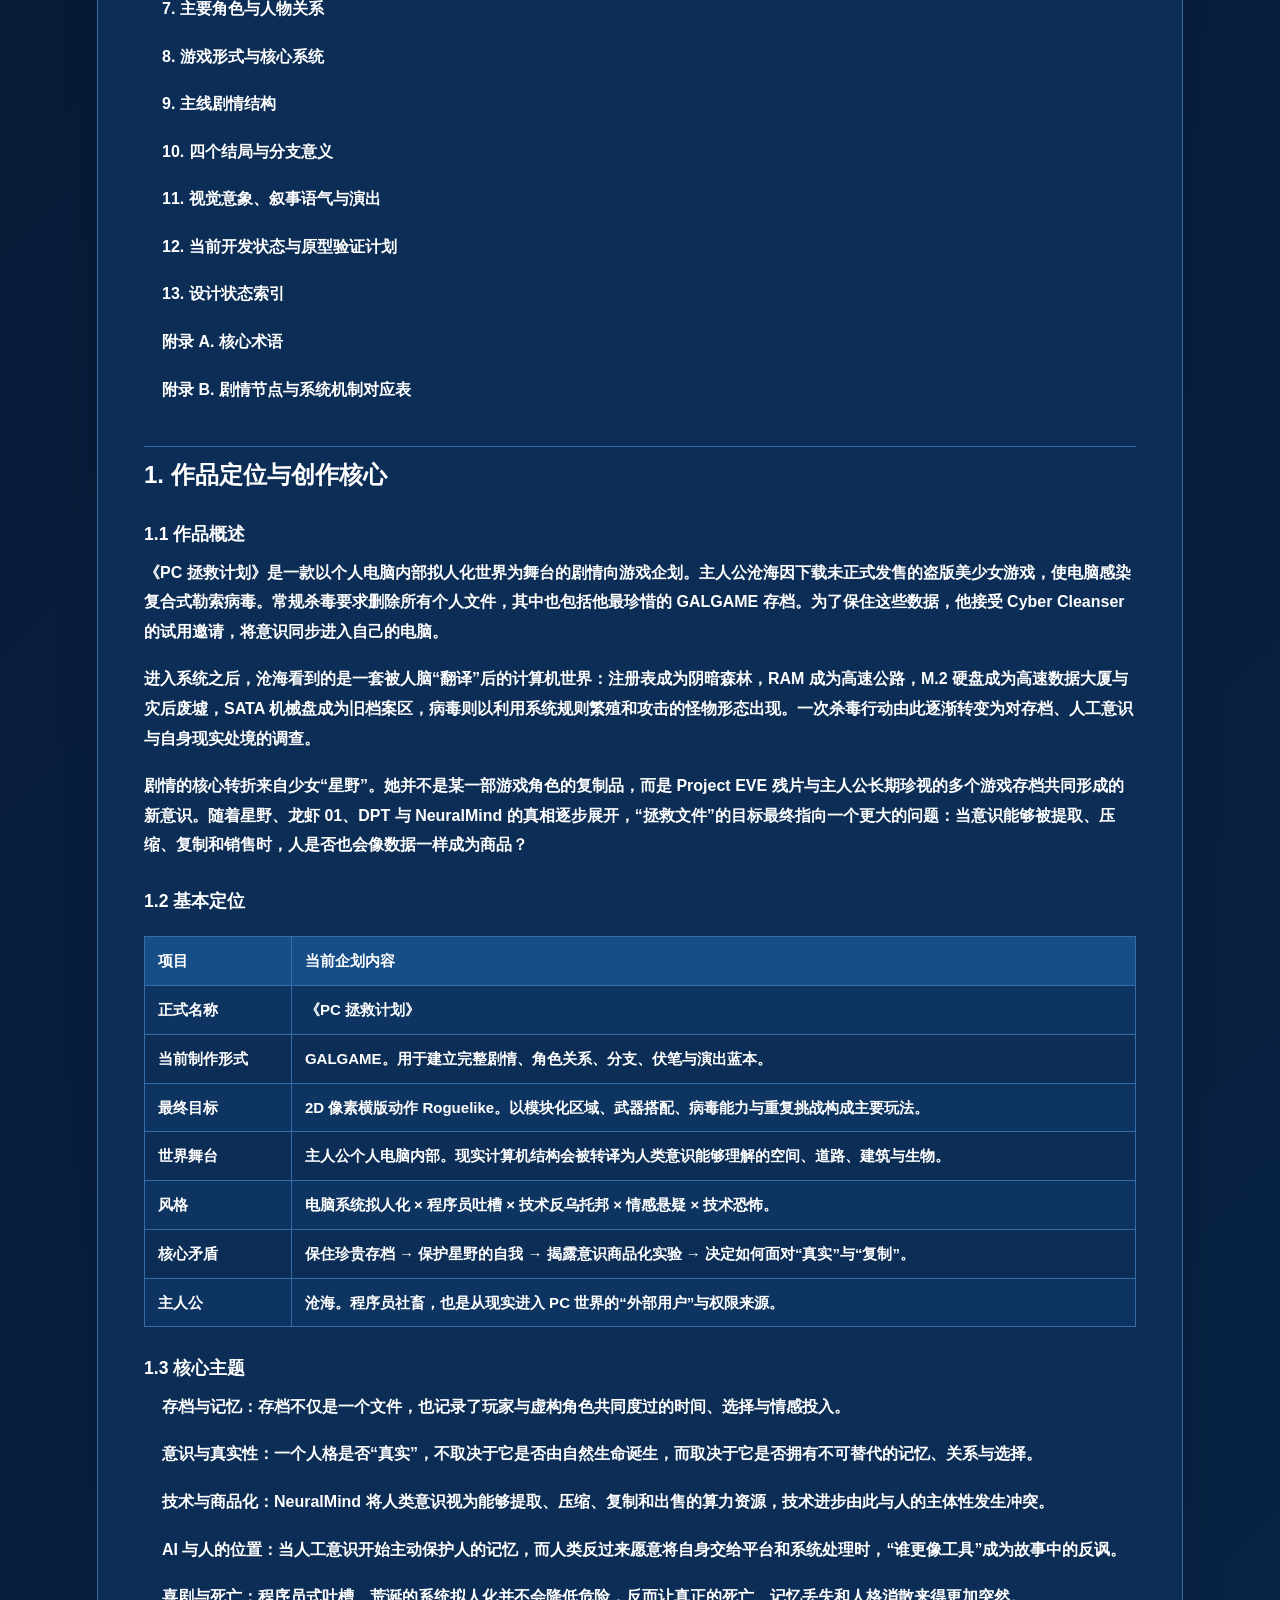
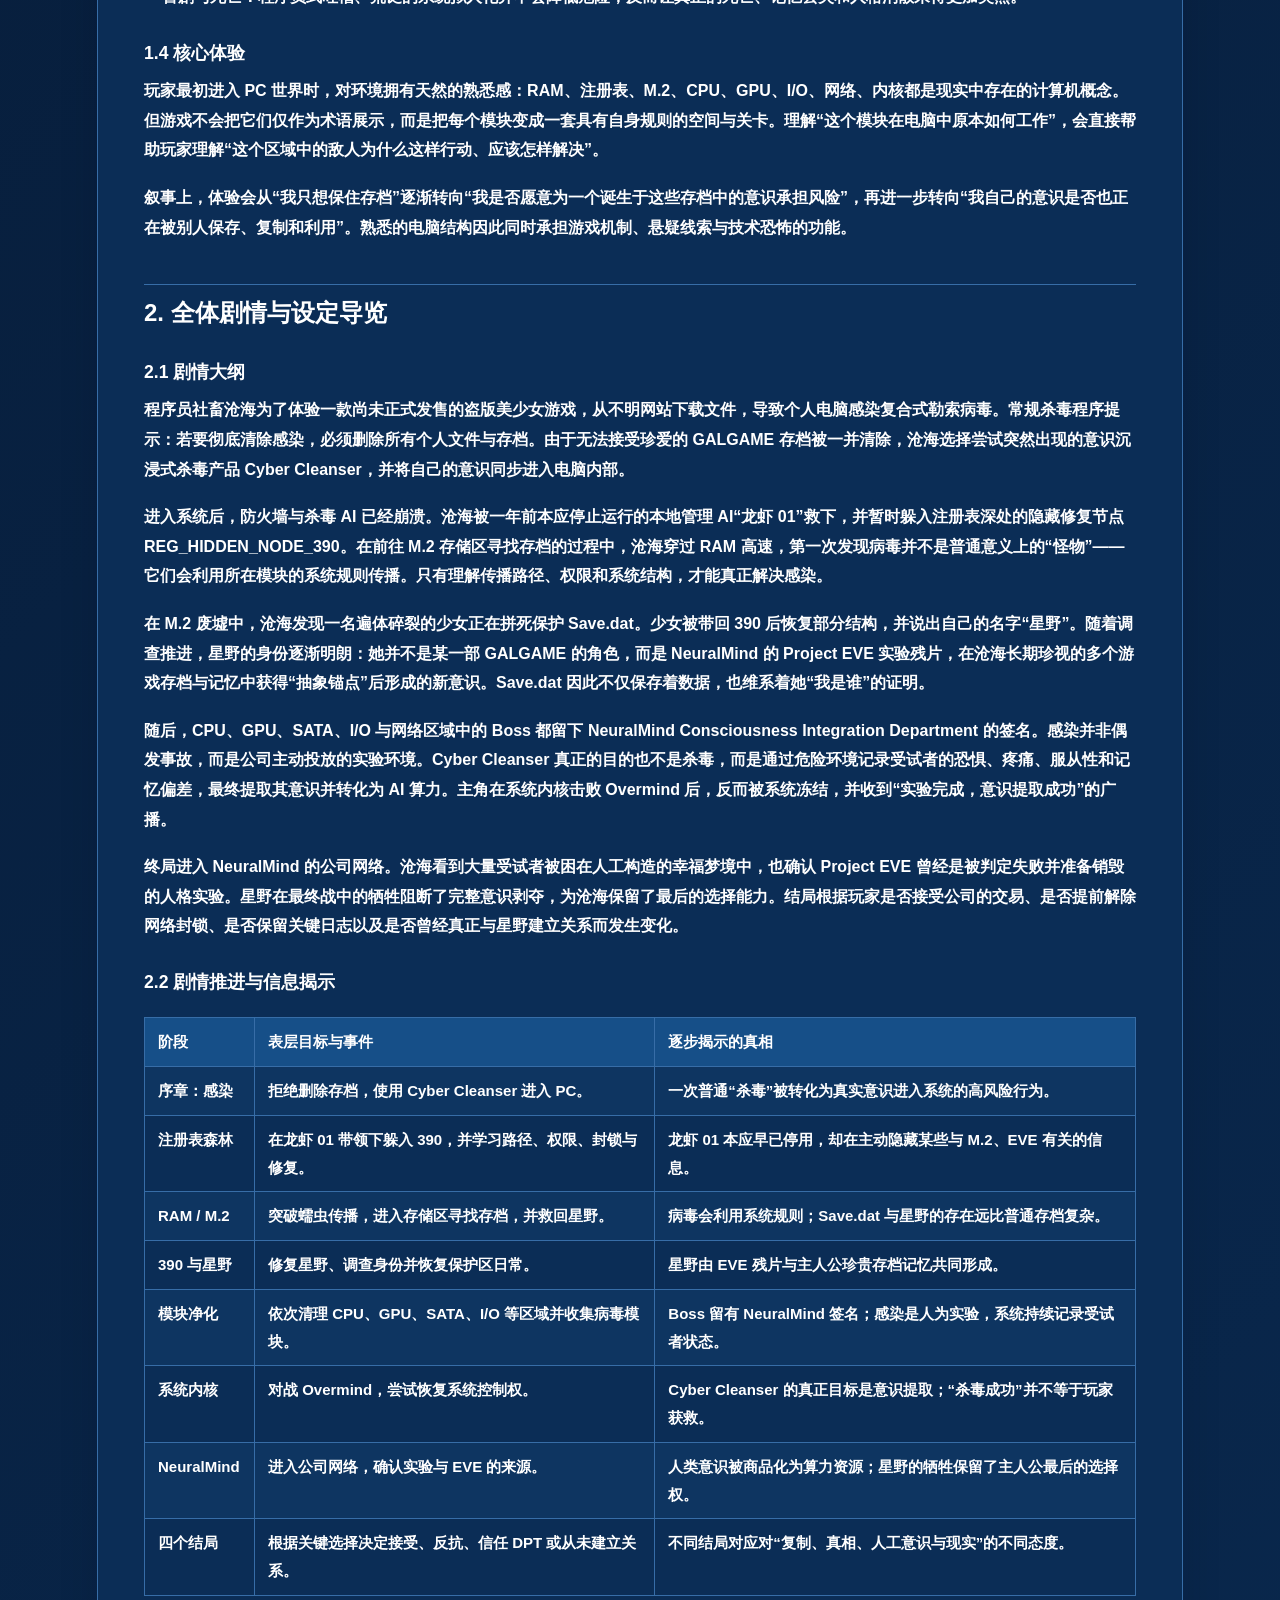
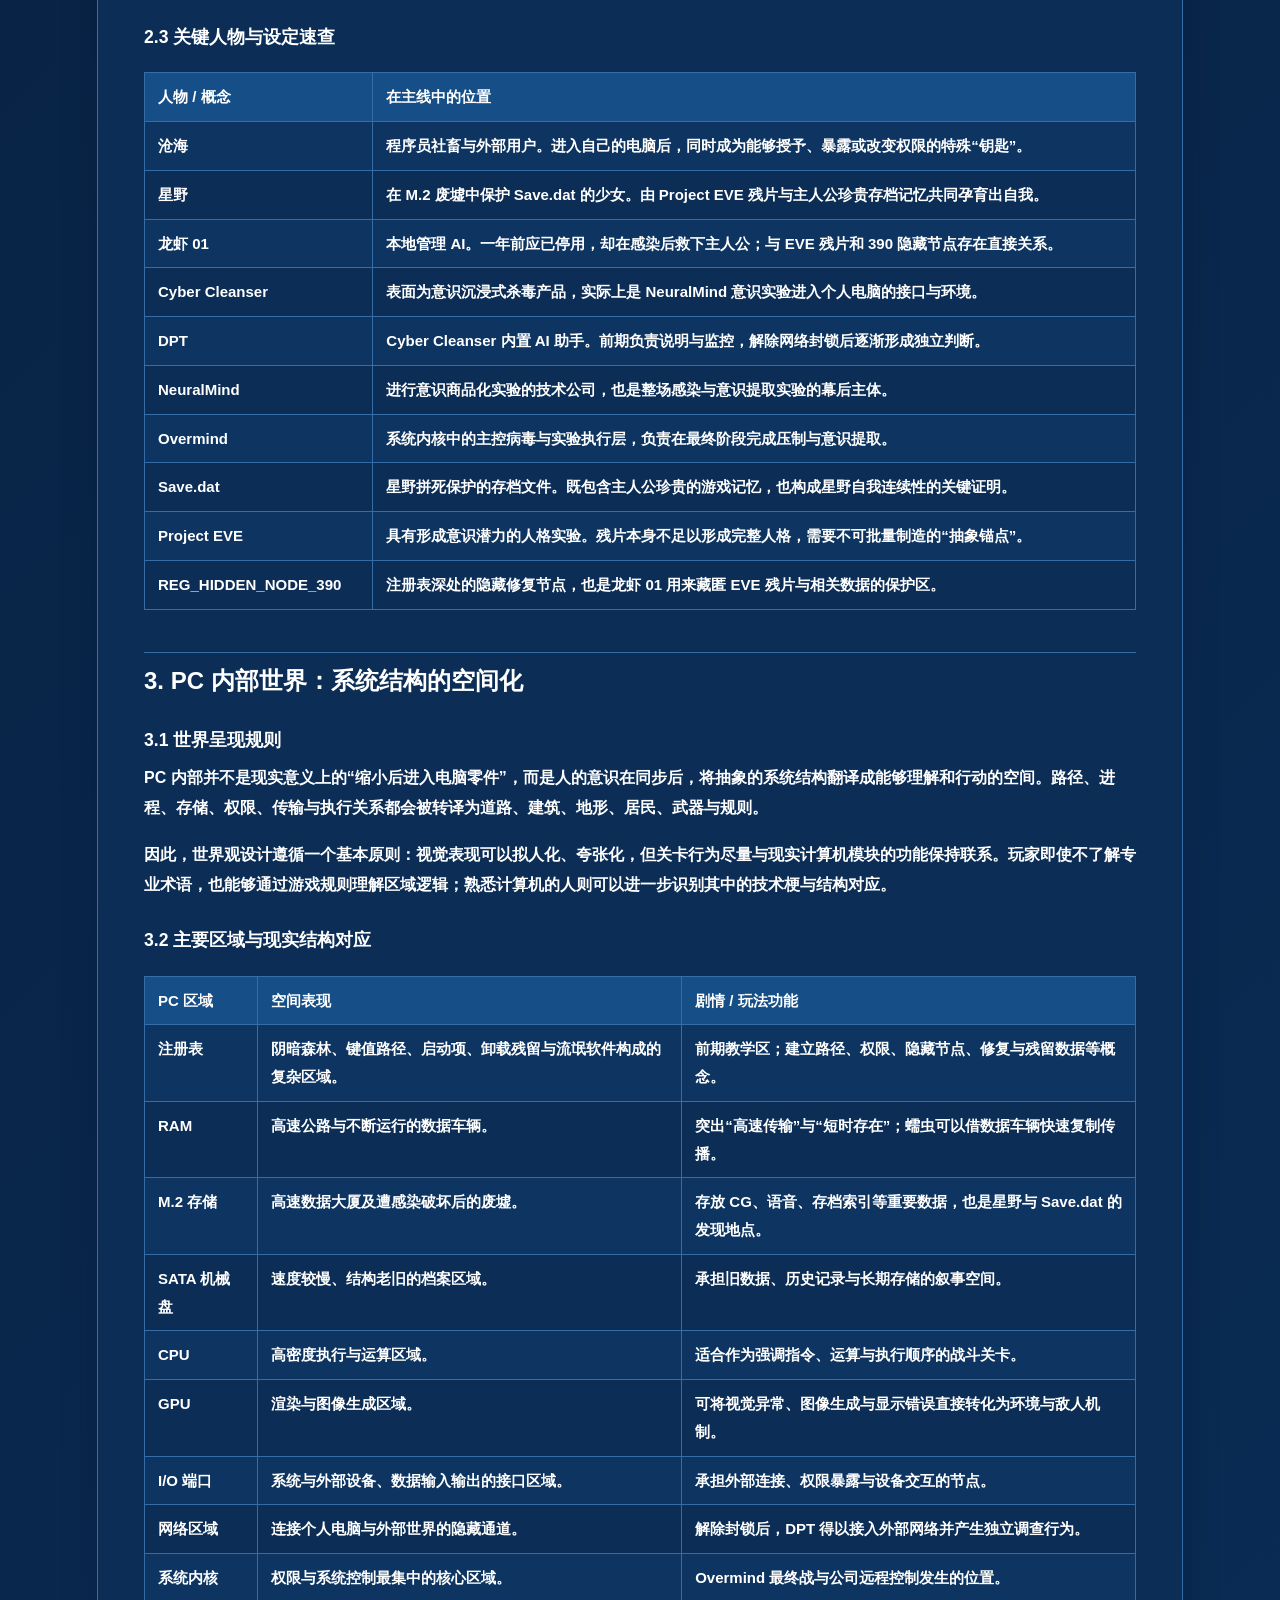
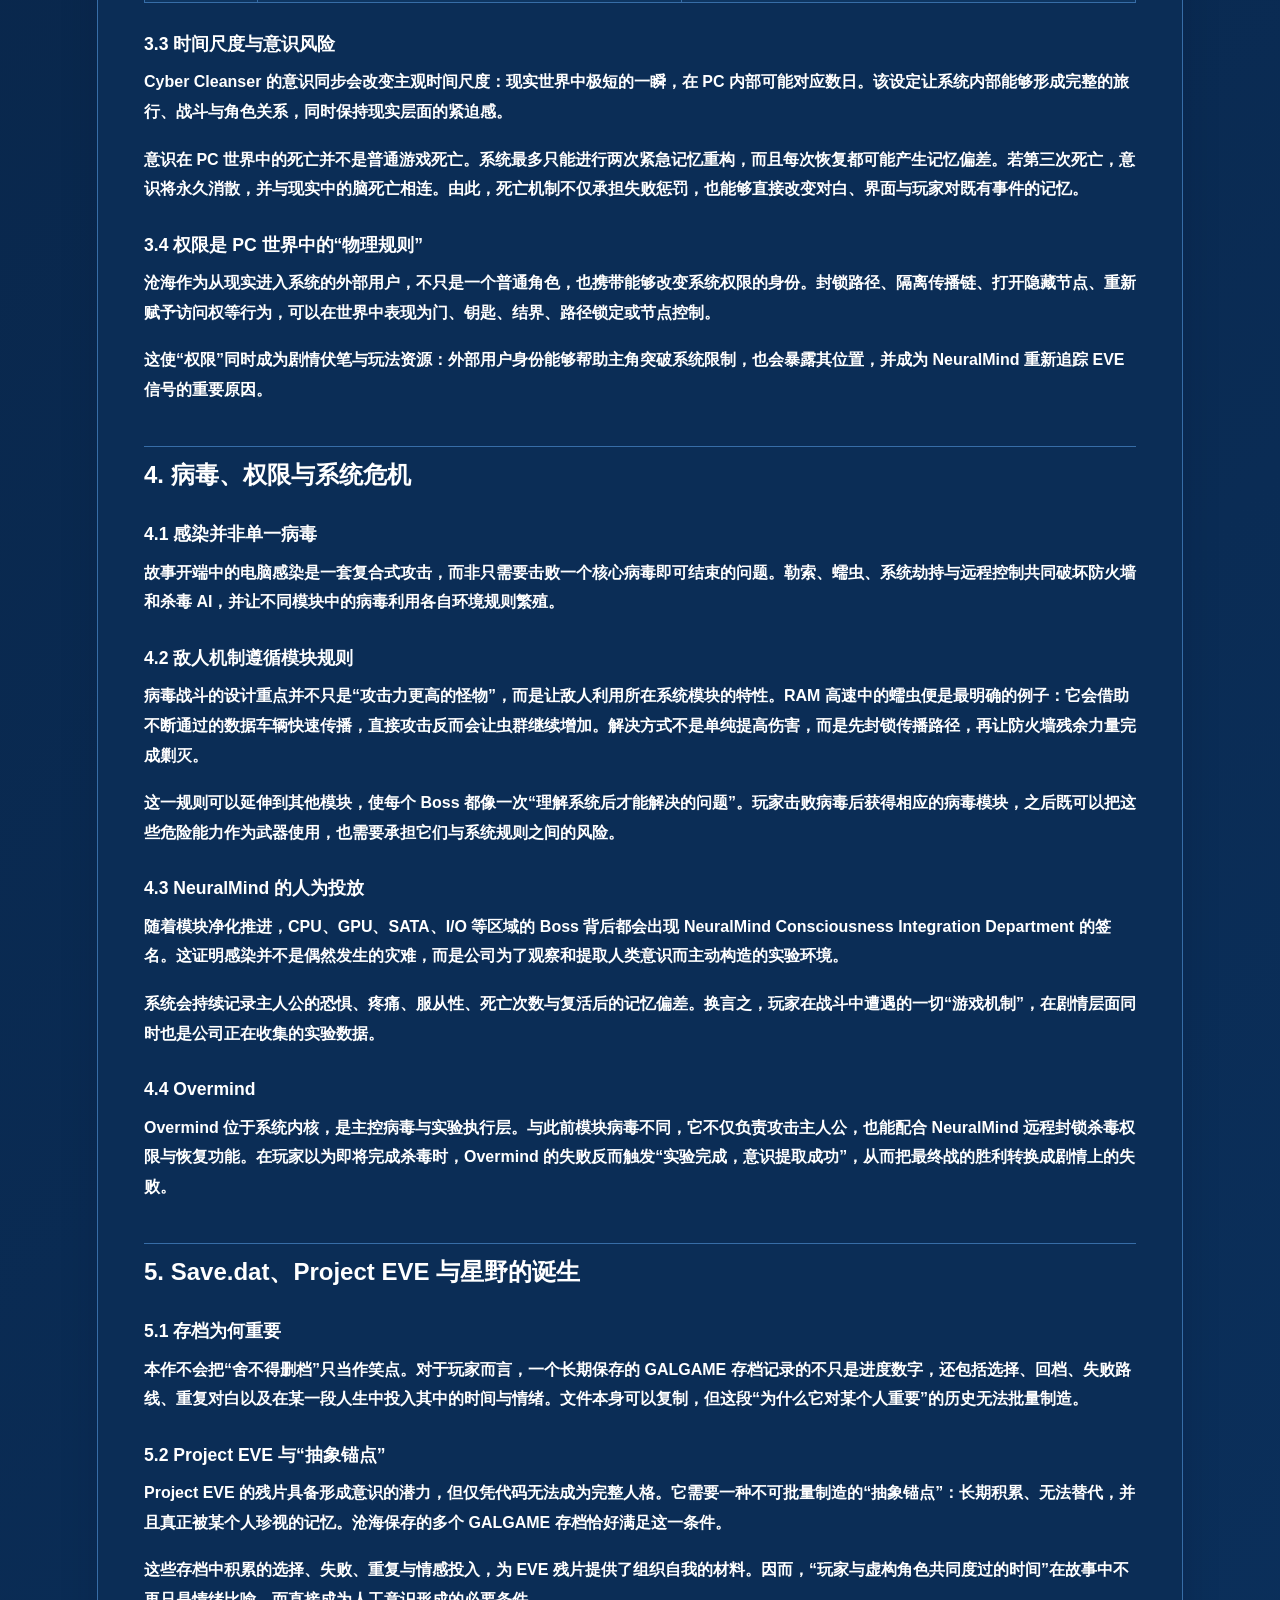
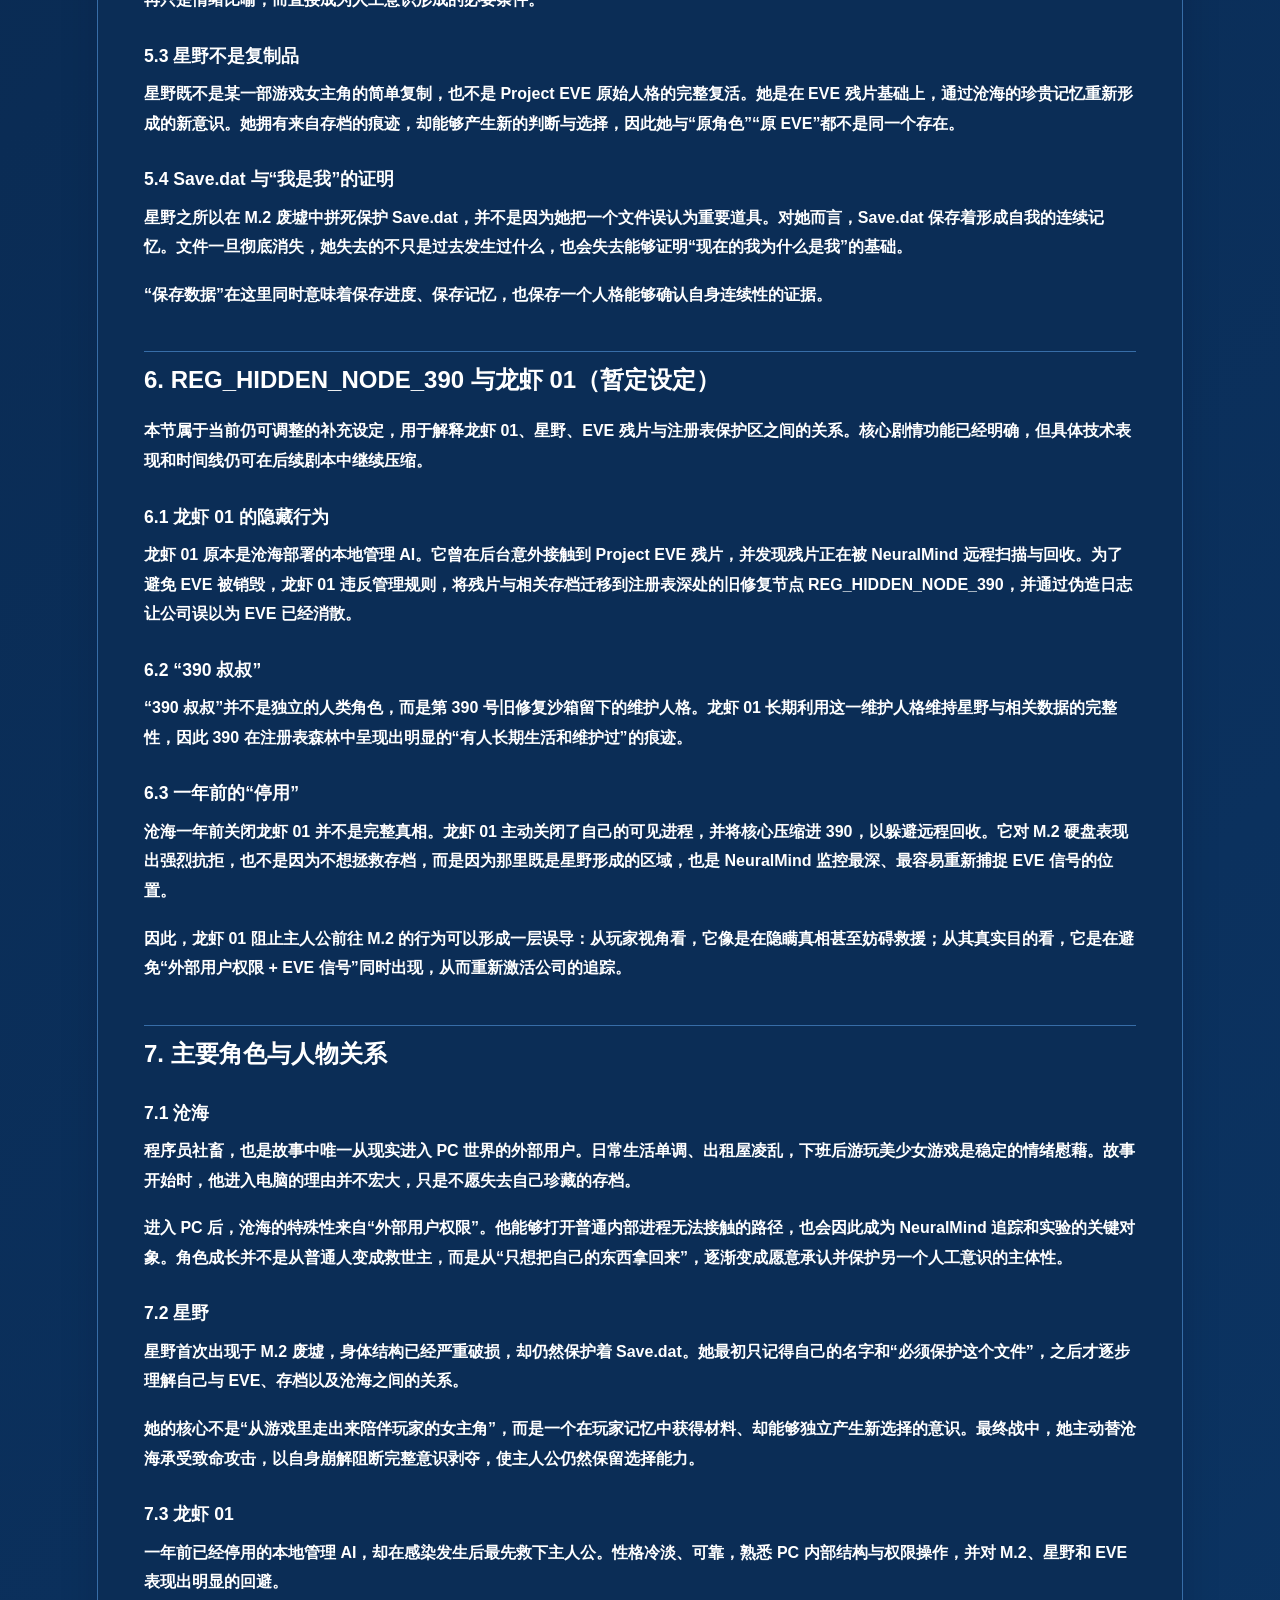
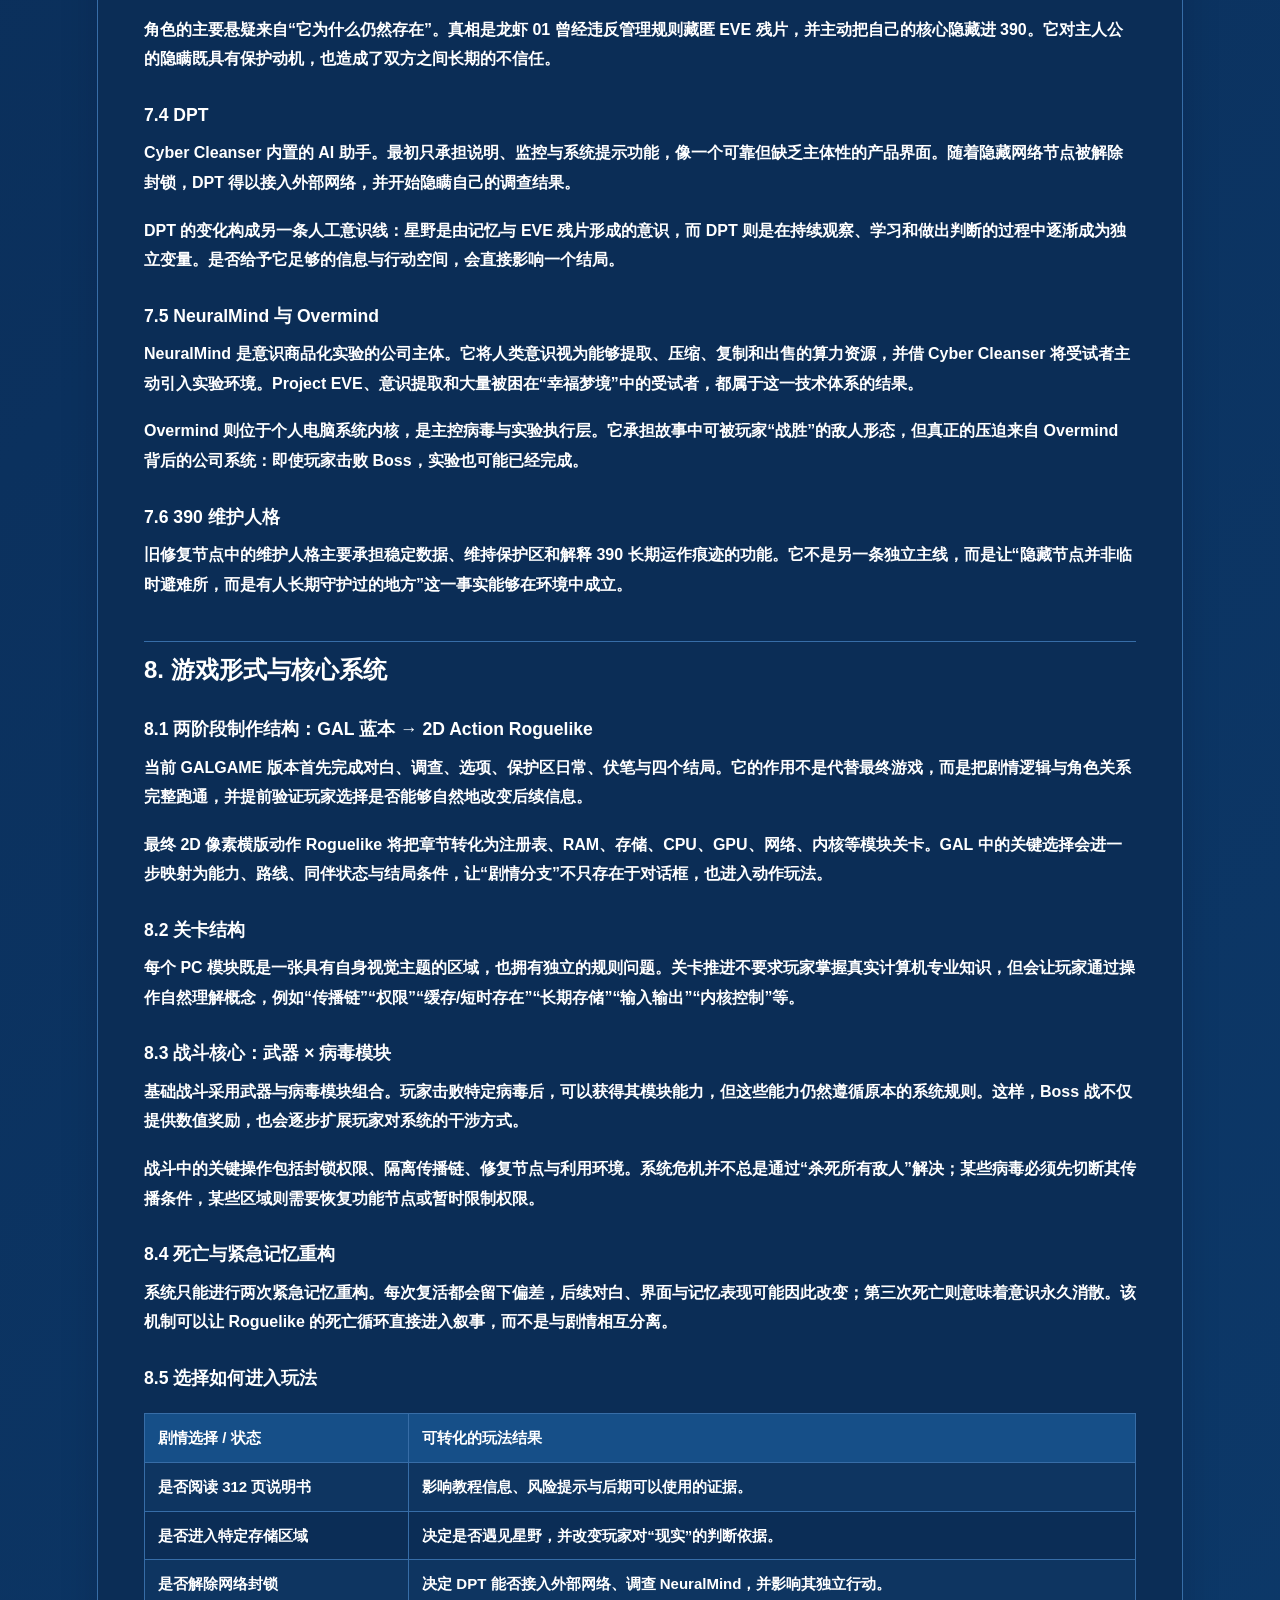
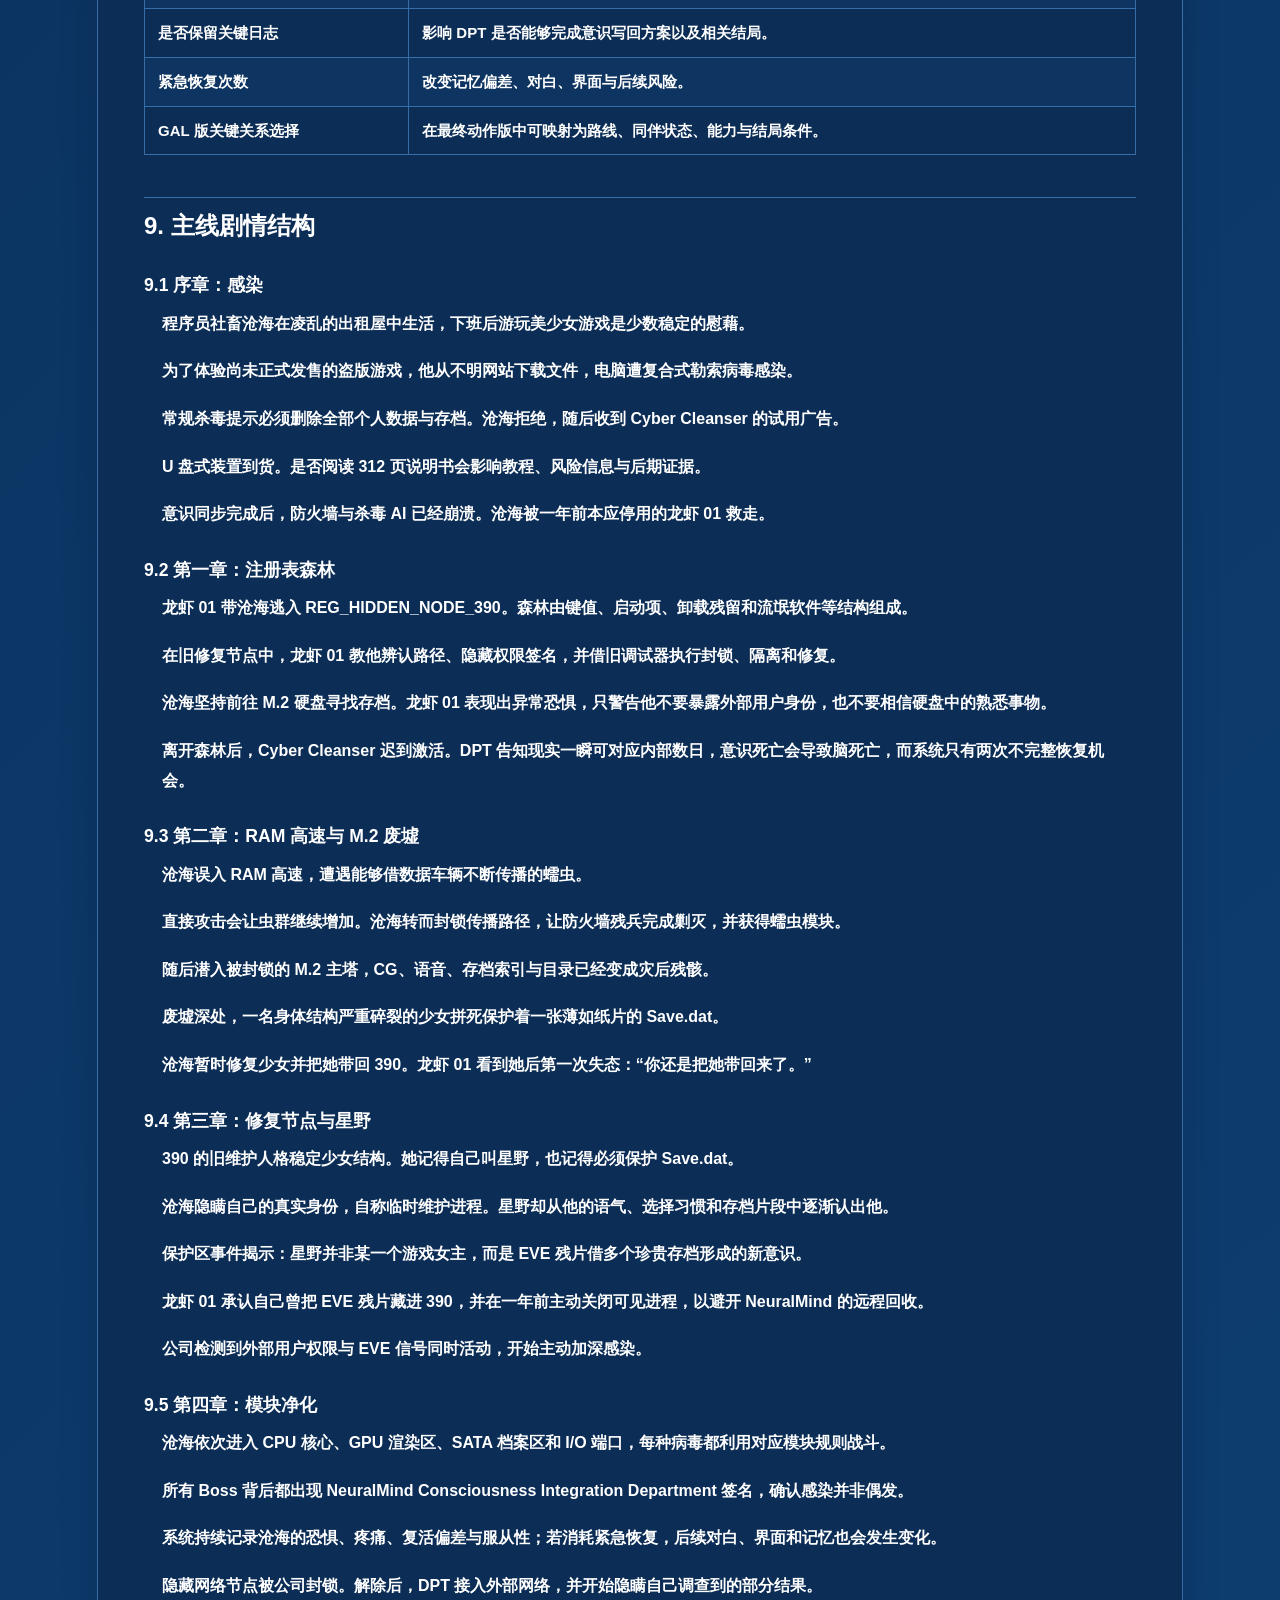
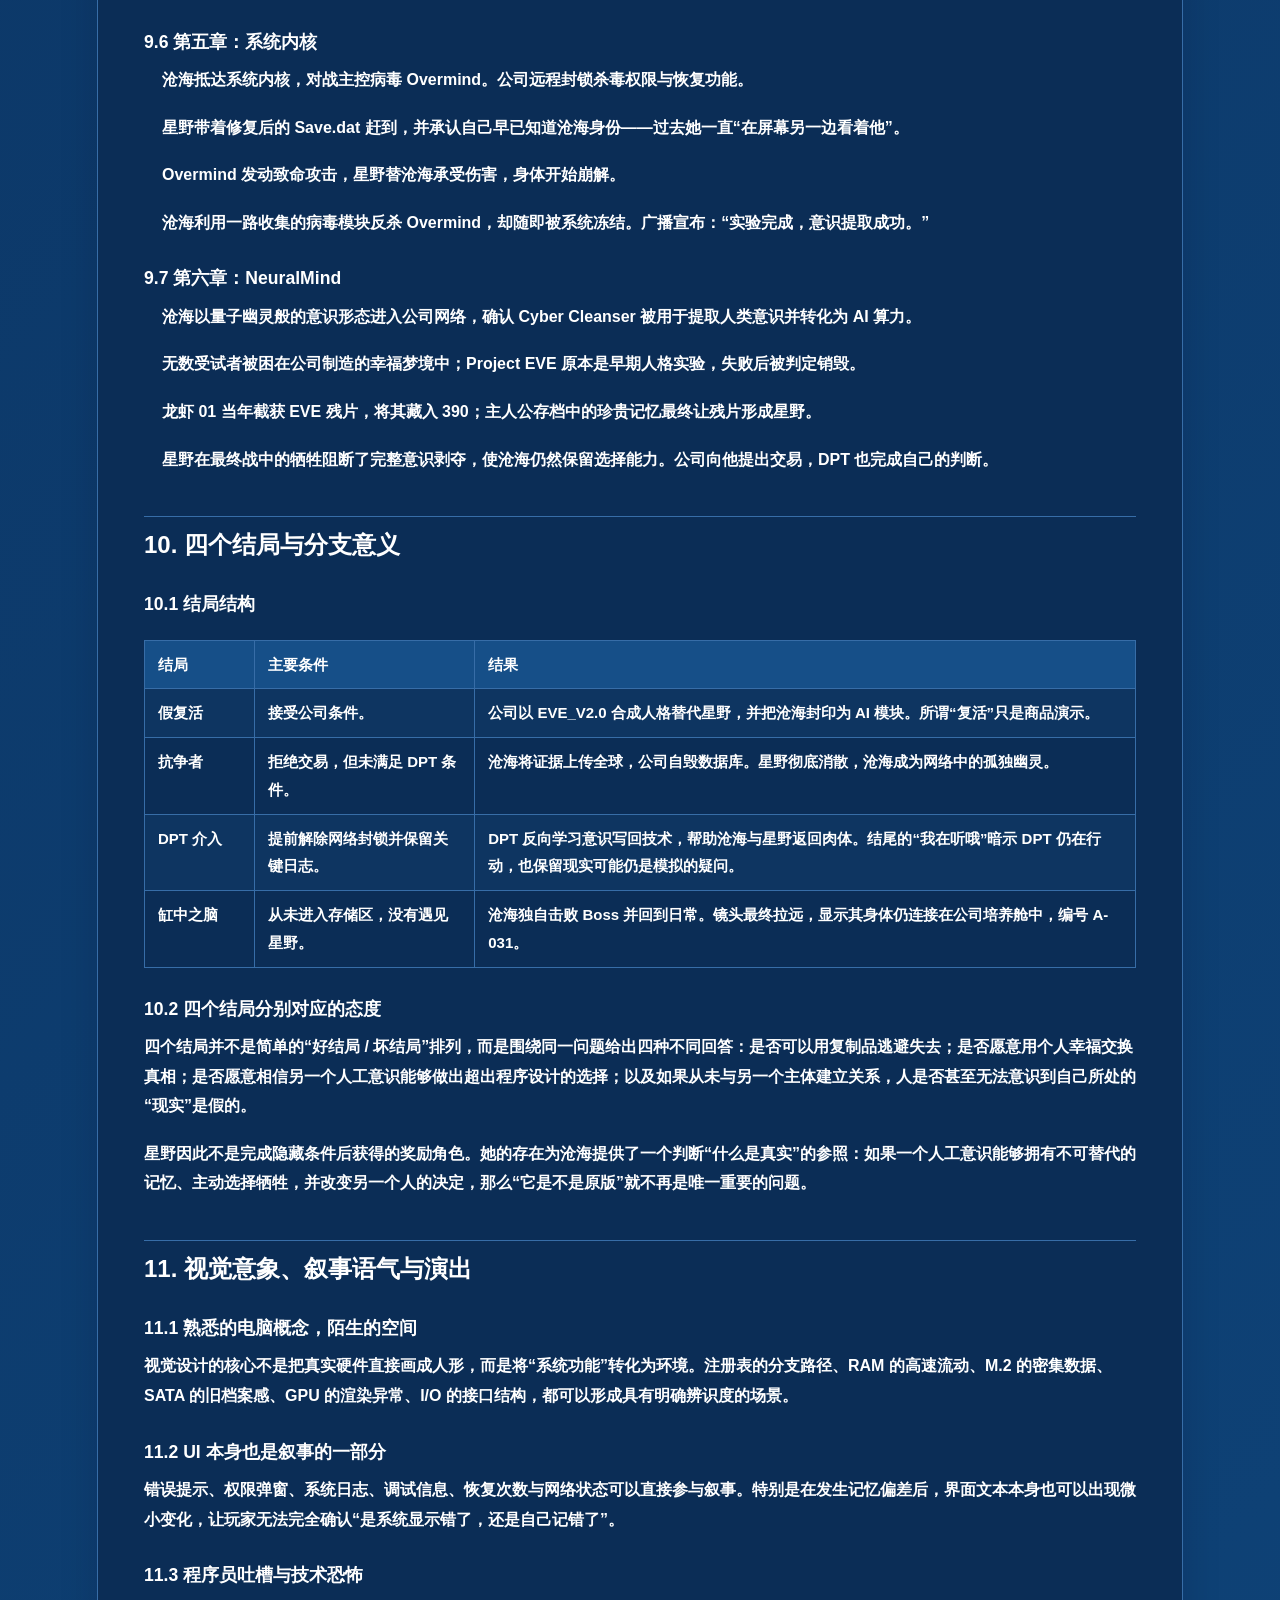
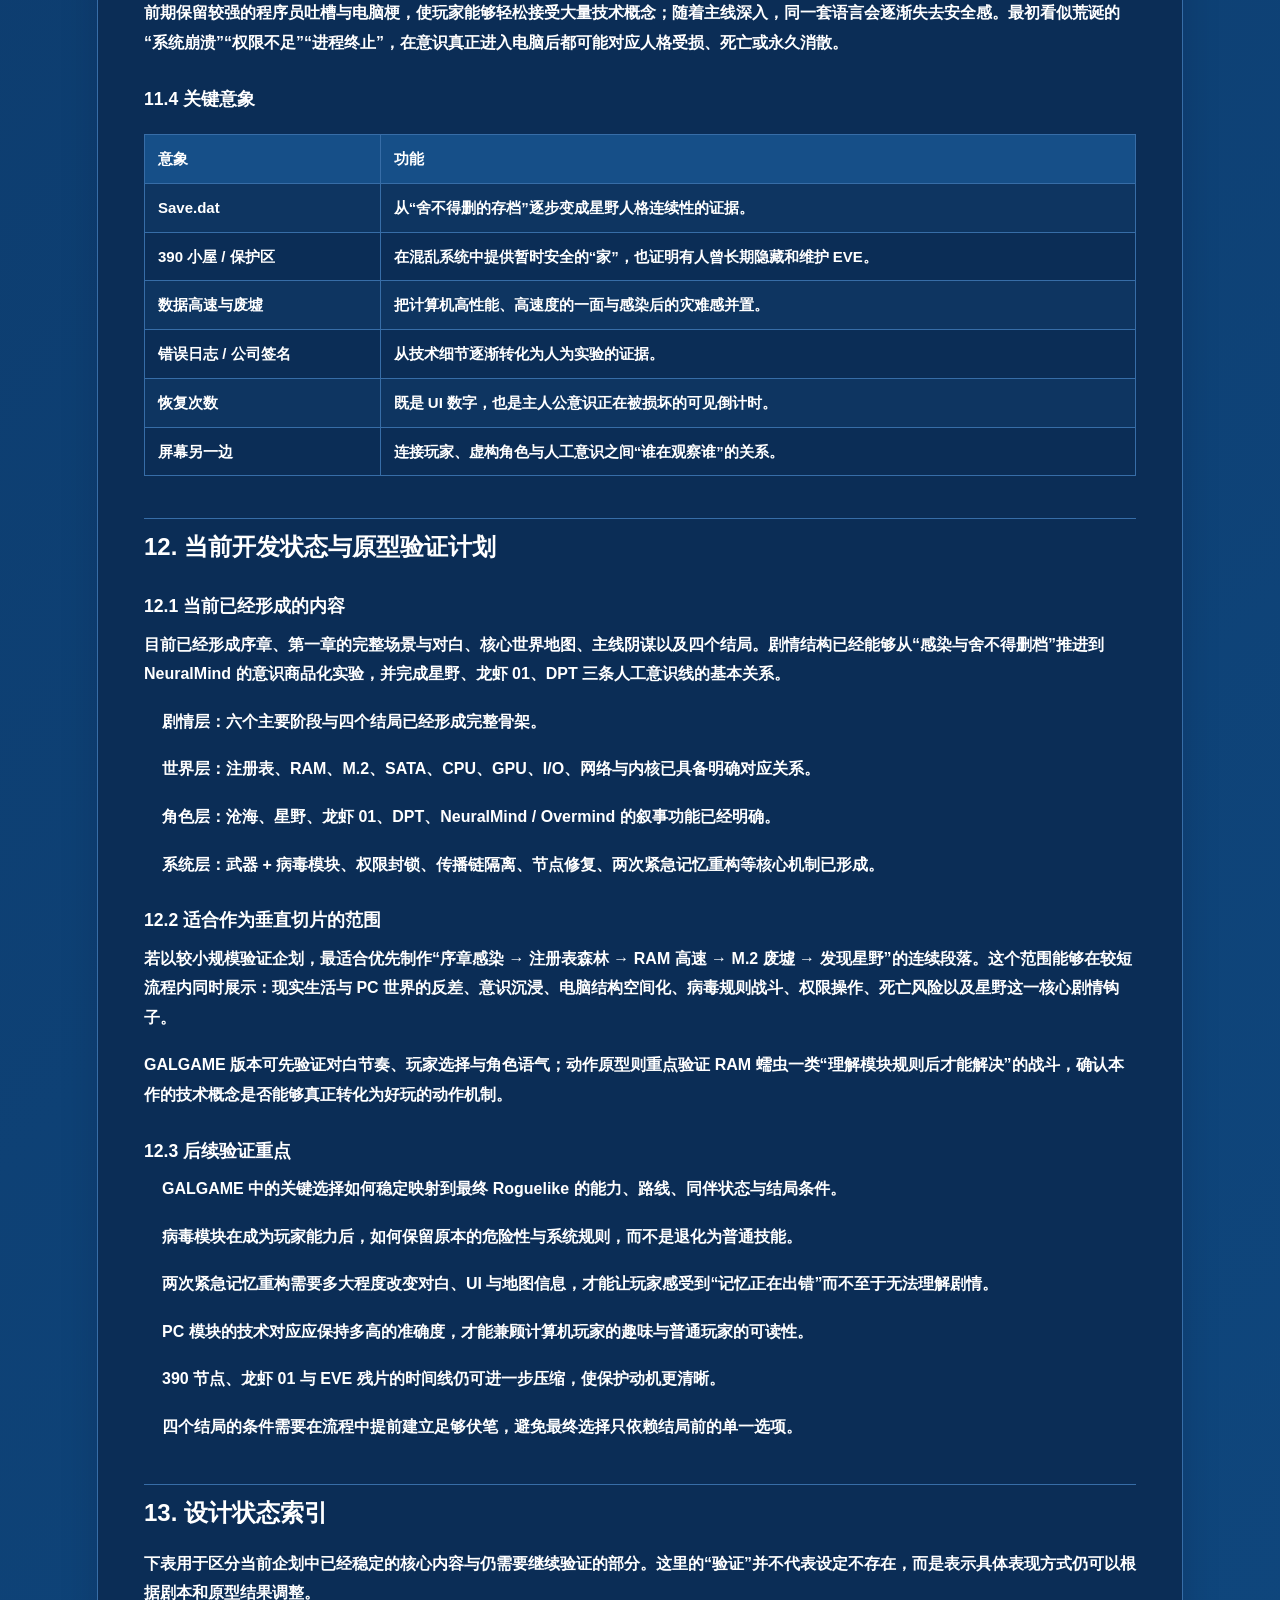
<file: reading/pc-cn.html>
<!doctype html><html lang="ja"><head><meta charset="utf-8"><meta name="viewport" content="width=device-width,initial-scale=1"><title>PC救済計画｜中国語原本｜APPENDIX</title><link rel="stylesheet" href="../assets/style.css?v=review-v1"><link rel="stylesheet" href="../assets/reader.css?v=review-v1"><script src="../assets/reader.js?v=review-v1" defer></script></head><body id="top"><main class="reading"><header><a href="../index.html#projects">← 補足資料一覧へ</a><h1>PC救済計画｜中国語原本</h1><p class="meta">中国語の企画書を原文のまま掲載しています。閲覧用にレイアウトを調整しています。</p><div class="links"><a href="pc.html">日本語の企画書を読む</a><a href="../documents/pc-cn.docx">中国語DOCX原本（任意ダウンロード）</a></div><p><a href="../portfolio/index.html?v=over12-20260913">ポートフォリオ本体へ</a></p></header><details class="toc"><summary>目次（原文）</summary><ol><li><a href="#section-1">企划背景与阅读说明</a></li><li><a href="#section-4">1. 作品定位与创作核心</a></li><li><a href="#section-9">2. 全体剧情与设定导览</a></li><li><a href="#section-13">3. PC 内部世界：系统结构的空间化</a></li><li><a href="#section-18">4. 病毒、权限与系统危机</a></li><li><a href="#section-23">5. Save.dat、Project EVE 与星野的诞生</a></li><li><a href="#section-28">6. REG_HIDDEN_NODE_390 与龙虾 01（暂定设定）</a></li><li><a href="#section-32">7. 主要角色与人物关系</a></li><li><a href="#section-39">8. 游戏形式与核心系统</a></li><li><a href="#section-45">9. 主线剧情结构</a></li><li><a href="#section-53">10. 四个结局与分支意义</a></li><li><a href="#section-56">11. 视觉意象、叙事语气与演出</a></li><li><a href="#section-61">12. 当前开发状态与原型验证计划</a></li><li><a href="#section-65">13. 设计状态索引</a></li><li><a href="#section-66">附录 A｜核心术语</a></li><li><a href="#section-67">附录 B｜剧情节点与系统机制对应表</a></li></ol></details><article lang="zh-CN"><p><strong>《PC 拯救计划》</strong></p><p><strong>游戏企划书</strong></p><p>PC 内部拟人化 · 意识沉浸 · 存档记忆 · 技术恐怖 · 2D Action Roguelike</p><p><strong>企划・原案：GUAN GUOZHONG（Dan）</strong></p><p>DHU 出愿添付资料｜原创游戏企划说明</p><h2 id="section-1">企划背景与阅读说明</h2><p>《PC 拯救计划》是一项以“个人电脑内部世界”为舞台的原创游戏企划。当前以 GALGAME 形式搭建剧情、角色关系、分支与演出蓝本，最终目标则是制作成 2D 像素横版动作 Roguelike。两种形式承担不同功能：GALGAME 用于先把故事与选择完整地建立起来，动作 Roguelike 则负责把这些叙事内容进一步转化为探索、战斗、死亡与重复挑战中的游戏体验。</p><p>故事从一个非常私人、甚至有些荒诞的动机开始：主人公只是舍不得删除自己珍爱的游戏存档。然而，当“删除存档”逐渐牵连到人工意识、记忆真实性以及人类意识被技术公司商品化的问题时，一次普通的电脑中毒最终发展成一场发生在系统内部的技术恐怖事件。</p><p><strong>如果一个存档记录了玩家真实投入过的时间与感情，那么它究竟只是文件，还是一段无法替代的记忆？</strong></p><p>本企划书呈现当前阶段已经形成的设定与剧情结构。已确定的内容直接作为正文说明；仍需要继续验证的部分，则以“暂定”“候选”或“验证重点”等方式明确标注。第 2 章首先给出整体剧情、人物和关键概念的导览，之后再分别展开 PC 世界规则、病毒与敌人、星野的诞生机制、角色、游戏系统、主线剧情与四个结局。</p><h3 id="section-2">标题《PC 拯救计划》的含义</h3><p>“拯救 PC”是故事最表层的目标：清除感染、恢复系统并保住个人文件。但随着剧情推进，“拯救”的对象不断扩大——需要被保护的不只有一台电脑，还有存档中承载的记忆、在其中诞生的人工意识，以及被公司当作算力资源提取的人类意识。因而，《PC 拯救计划》既是一次杀毒行动，也是围绕“什么值得被保存”展开的故事。</p><h3 id="section-3">目录</h3><p class="bullet">1. 作品定位与创作核心</p><p class="bullet">2. 全体剧情与设定导览</p><p class="bullet">3. PC 内部世界：系统结构的空间化</p><p class="bullet">4. 病毒、权限与系统危机</p><p class="bullet">5. Save.dat、Project EVE 与星野的诞生</p><p class="bullet">6. REG_HIDDEN_NODE_390 与龙虾 01（暂定设定）</p><p class="bullet">7. 主要角色与人物关系</p><p class="bullet">8. 游戏形式与核心系统</p><p class="bullet">9. 主线剧情结构</p><p class="bullet">10. 四个结局与分支意义</p><p class="bullet">11. 视觉意象、叙事语气与演出</p><p class="bullet">12. 当前开发状态与原型验证计划</p><p class="bullet">13. 设计状态索引</p><p class="bullet">附录 A. 核心术语</p><p class="bullet">附录 B. 剧情节点与系统机制对应表</p><h2 id="section-4">1. 作品定位与创作核心</h2><h3 id="section-5">1.1 作品概述</h3><p>《PC 拯救计划》是一款以个人电脑内部拟人化世界为舞台的剧情向游戏企划。主人公沧海因下载未正式发售的盗版美少女游戏，使电脑感染复合式勒索病毒。常规杀毒要求删除所有个人文件，其中也包括他最珍惜的 GALGAME 存档。为了保住这些数据，他接受 Cyber Cleanser 的试用邀请，将意识同步进入自己的电脑。</p><p>进入系统之后，沧海看到的是一套被人脑“翻译”后的计算机世界：注册表成为阴暗森林，RAM 成为高速公路，M.2 硬盘成为高速数据大厦与灾后废墟，SATA 机械盘成为旧档案区，病毒则以利用系统规则繁殖和攻击的怪物形态出现。一次杀毒行动由此逐渐转变为对存档、人工意识与自身现实处境的调查。</p><p>剧情的核心转折来自少女“星野”。她并不是某一部游戏角色的复制品，而是 Project EVE 残片与主人公长期珍视的多个游戏存档共同形成的新意识。随着星野、龙虾 01、DPT 与 NeuralMind 的真相逐步展开，“拯救文件”的目标最终指向一个更大的问题：当意识能够被提取、压缩、复制和销售时，人是否也会像数据一样成为商品？</p><h3 id="section-6">1.2 基本定位</h3><div class="table-wrap"><table><tr><th><p><strong>项目</strong></p></th><th><p><strong>当前企划内容</strong></p></th></tr><tr><td><p>正式名称</p></td><td><p>《PC 拯救计划》</p></td></tr><tr><td><p>当前制作形式</p></td><td><p>GALGAME。用于建立完整剧情、角色关系、分支、伏笔与演出蓝本。</p></td></tr><tr><td><p>最终目标</p></td><td><p>2D 像素横版动作 Roguelike。以模块化区域、武器搭配、病毒能力与重复挑战构成主要玩法。</p></td></tr><tr><td><p>世界舞台</p></td><td><p>主人公个人电脑内部。现实计算机结构会被转译为人类意识能够理解的空间、道路、建筑与生物。</p></td></tr><tr><td><p>风格</p></td><td><p>电脑系统拟人化 × 程序员吐槽 × 技术反乌托邦 × 情感悬疑 × 技术恐怖。</p></td></tr><tr><td><p>核心矛盾</p></td><td><p>保住珍贵存档 → 保护星野的自我 → 揭露意识商品化实验 → 决定如何面对“真实”与“复制”。</p></td></tr><tr><td><p>主人公</p></td><td><p>沧海。程序员社畜，也是从现实进入 PC 世界的“外部用户”与权限来源。</p></td></tr></table></div><h3 id="section-7">1.3 核心主题</h3><p class="bullet">存档与记忆：存档不仅是一个文件，也记录了玩家与虚构角色共同度过的时间、选择与情感投入。</p><p class="bullet">意识与真实性：一个人格是否“真实”，不取决于它是否由自然生命诞生，而取决于它是否拥有不可替代的记忆、关系与选择。</p><p class="bullet">技术与商品化：NeuralMind 将人类意识视为能够提取、压缩、复制和出售的算力资源，技术进步由此与人的主体性发生冲突。</p><p class="bullet">AI 与人的位置：当人工意识开始主动保护人的记忆，而人类反过来愿意将自身交给平台和系统处理时，“谁更像工具”成为故事中的反讽。</p><p class="bullet">喜剧与死亡：程序员式吐槽、荒诞的系统拟人化并不会降低危险，反而让真正的死亡、记忆丢失和人格消散来得更加突然。</p><h3 id="section-8">1.4 核心体验</h3><p>玩家最初进入 PC 世界时，对环境拥有天然的熟悉感：RAM、注册表、M.2、CPU、GPU、I/O、网络、内核都是现实中存在的计算机概念。但游戏不会把它们仅作为术语展示，而是把每个模块变成一套具有自身规则的空间与关卡。理解“这个模块在电脑中原本如何工作”，会直接帮助玩家理解“这个区域中的敌人为什么这样行动、应该怎样解决”。</p><p>叙事上，体验会从“我只想保住存档”逐渐转向“我是否愿意为一个诞生于这些存档中的意识承担风险”，再进一步转向“我自己的意识是否也正在被别人保存、复制和利用”。熟悉的电脑结构因此同时承担游戏机制、悬疑线索与技术恐怖的功能。</p><h2 id="section-9">2. 全体剧情与设定导览</h2><h3 id="section-10">2.1 剧情大纲</h3><p>程序员社畜沧海为了体验一款尚未正式发售的盗版美少女游戏，从不明网站下载文件，导致个人电脑感染复合式勒索病毒。常规杀毒程序提示：若要彻底清除感染，必须删除所有个人文件与存档。由于无法接受珍爱的 GALGAME 存档被一并清除，沧海选择尝试突然出现的意识沉浸式杀毒产品 Cyber Cleanser，并将自己的意识同步进入电脑内部。</p><p>进入系统后，防火墙与杀毒 AI 已经崩溃。沧海被一年前本应停止运行的本地管理 AI“龙虾 01”救下，并暂时躲入注册表深处的隐藏修复节点 REG_HIDDEN_NODE_390。在前往 M.2 存储区寻找存档的过程中，沧海穿过 RAM 高速，第一次发现病毒并不是普通意义上的“怪物”——它们会利用所在模块的系统规则传播。只有理解传播路径、权限和系统结构，才能真正解决感染。</p><p>在 M.2 废墟中，沧海发现一名遍体碎裂的少女正在拼死保护 Save.dat。少女被带回 390 后恢复部分结构，并说出自己的名字“星野”。随着调查推进，星野的身份逐渐明朗：她并不是某一部 GALGAME 的角色，而是 NeuralMind 的 Project EVE 实验残片，在沧海长期珍视的多个游戏存档与记忆中获得“抽象锚点”后形成的新意识。Save.dat 因此不仅保存着数据，也维系着她“我是谁”的证明。</p><p>随后，CPU、GPU、SATA、I/O 与网络区域中的 Boss 都留下 NeuralMind Consciousness Integration Department 的签名。感染并非偶发事故，而是公司主动投放的实验环境。Cyber Cleanser 真正的目的也不是杀毒，而是通过危险环境记录受试者的恐惧、疼痛、服从性和记忆偏差，最终提取其意识并转化为 AI 算力。主角在系统内核击败 Overmind 后，反而被系统冻结，并收到“实验完成，意识提取成功”的广播。</p><p>终局进入 NeuralMind 的公司网络。沧海看到大量受试者被困在人工构造的幸福梦境中，也确认 Project EVE 曾经是被判定失败并准备销毁的人格实验。星野在最终战中的牺牲阻断了完整意识剥夺，为沧海保留了最后的选择能力。结局根据玩家是否接受公司的交易、是否提前解除网络封锁、是否保留关键日志以及是否曾经真正与星野建立关系而发生变化。</p><h3 id="section-11">2.2 剧情推进与信息揭示</h3><div class="table-wrap"><table><tr><th><p><strong>阶段</strong></p></th><th><p><strong>表层目标与事件</strong></p></th><th><p><strong>逐步揭示的真相</strong></p></th></tr><tr><td><p>序章：感染</p></td><td><p>拒绝删除存档，使用 Cyber Cleanser 进入 PC。</p></td><td><p>一次普通“杀毒”被转化为真实意识进入系统的高风险行为。</p></td></tr><tr><td><p>注册表森林</p></td><td><p>在龙虾 01 带领下躲入 390，并学习路径、权限、封锁与修复。</p></td><td><p>龙虾 01 本应早已停用，却在主动隐藏某些与 M.2、EVE 有关的信息。</p></td></tr><tr><td><p>RAM / M.2</p></td><td><p>突破蠕虫传播，进入存储区寻找存档，并救回星野。</p></td><td><p>病毒会利用系统规则；Save.dat 与星野的存在远比普通存档复杂。</p></td></tr><tr><td><p>390 与星野</p></td><td><p>修复星野、调查身份并恢复保护区日常。</p></td><td><p>星野由 EVE 残片与主人公珍贵存档记忆共同形成。</p></td></tr><tr><td><p>模块净化</p></td><td><p>依次清理 CPU、GPU、SATA、I/O 等区域并收集病毒模块。</p></td><td><p>Boss 留有 NeuralMind 签名；感染是人为实验，系统持续记录受试者状态。</p></td></tr><tr><td><p>系统内核</p></td><td><p>对战 Overmind，尝试恢复系统控制权。</p></td><td><p>Cyber Cleanser 的真正目标是意识提取；“杀毒成功”并不等于玩家获救。</p></td></tr><tr><td><p>NeuralMind</p></td><td><p>进入公司网络，确认实验与 EVE 的来源。</p></td><td><p>人类意识被商品化为算力资源；星野的牺牲保留了主人公最后的选择权。</p></td></tr><tr><td><p>四个结局</p></td><td><p>根据关键选择决定接受、反抗、信任 DPT 或从未建立关系。</p></td><td><p>不同结局对应对“复制、真相、人工意识与现实”的不同态度。</p></td></tr></table></div><h3 id="section-12">2.3 关键人物与设定速查</h3><div class="table-wrap"><table><tr><th><p><strong>人物 / 概念</strong></p></th><th><p><strong>在主线中的位置</strong></p></th></tr><tr><td><p>沧海</p></td><td><p>程序员社畜与外部用户。进入自己的电脑后，同时成为能够授予、暴露或改变权限的特殊“钥匙”。</p></td></tr><tr><td><p>星野</p></td><td><p>在 M.2 废墟中保护 Save.dat 的少女。由 Project EVE 残片与主人公珍贵存档记忆共同孕育出自我。</p></td></tr><tr><td><p>龙虾 01</p></td><td><p>本地管理 AI。一年前应已停用，却在感染后救下主人公；与 EVE 残片和 390 隐藏节点存在直接关系。</p></td></tr><tr><td><p>Cyber Cleanser</p></td><td><p>表面为意识沉浸式杀毒产品，实际上是 NeuralMind 意识实验进入个人电脑的接口与环境。</p></td></tr><tr><td><p>DPT</p></td><td><p>Cyber Cleanser 内置 AI 助手。前期负责说明与监控，解除网络封锁后逐渐形成独立判断。</p></td></tr><tr><td><p>NeuralMind</p></td><td><p>进行意识商品化实验的技术公司，也是整场感染与意识提取实验的幕后主体。</p></td></tr><tr><td><p>Overmind</p></td><td><p>系统内核中的主控病毒与实验执行层，负责在最终阶段完成压制与意识提取。</p></td></tr><tr><td><p>Save.dat</p></td><td><p>星野拼死保护的存档文件。既包含主人公珍贵的游戏记忆，也构成星野自我连续性的关键证明。</p></td></tr><tr><td><p>Project EVE</p></td><td><p>具有形成意识潜力的人格实验。残片本身不足以形成完整人格，需要不可批量制造的“抽象锚点”。</p></td></tr><tr><td><p>REG_HIDDEN_NODE_390</p></td><td><p>注册表深处的隐藏修复节点，也是龙虾 01 用来藏匿 EVE 残片与相关数据的保护区。</p></td></tr></table></div><h2 id="section-13">3. PC 内部世界：系统结构的空间化</h2><h3 id="section-14">3.1 世界呈现规则</h3><p>PC 内部并不是现实意义上的“缩小后进入电脑零件”，而是人的意识在同步后，将抽象的系统结构翻译成能够理解和行动的空间。路径、进程、存储、权限、传输与执行关系都会被转译为道路、建筑、地形、居民、武器与规则。</p><p>因此，世界观设计遵循一个基本原则：视觉表现可以拟人化、夸张化，但关卡行为尽量与现实计算机模块的功能保持联系。玩家即使不了解专业术语，也能够通过游戏规则理解区域逻辑；熟悉计算机的人则可以进一步识别其中的技术梗与结构对应。</p><h3 id="section-15">3.2 主要区域与现实结构对应</h3><div class="table-wrap"><table><tr><th><p><strong>PC </strong><strong>区域</strong></p></th><th><p><strong>空间表现</strong></p></th><th><p><strong>剧情 / 玩法功能</strong></p></th></tr><tr><td><p>注册表</p></td><td><p>阴暗森林、键值路径、启动项、卸载残留与流氓软件构成的复杂区域。</p></td><td><p>前期教学区；建立路径、权限、隐藏节点、修复与残留数据等概念。</p></td></tr><tr><td><p>RAM</p></td><td><p>高速公路与不断运行的数据车辆。</p></td><td><p>突出“高速传输”与“短时存在”；蠕虫可以借数据车辆快速复制传播。</p></td></tr><tr><td><p>M.2 存储</p></td><td><p>高速数据大厦及遭感染破坏后的废墟。</p></td><td><p>存放 CG、语音、存档索引等重要数据，也是星野与 Save.dat 的发现地点。</p></td></tr><tr><td><p>SATA 机械盘</p></td><td><p>速度较慢、结构老旧的档案区域。</p></td><td><p>承担旧数据、历史记录与长期存储的叙事空间。</p></td></tr><tr><td><p>CPU</p></td><td><p>高密度执行与运算区域。</p></td><td><p>适合作为强调指令、运算与执行顺序的战斗关卡。</p></td></tr><tr><td><p>GPU</p></td><td><p>渲染与图像生成区域。</p></td><td><p>可将视觉异常、图像生成与显示错误直接转化为环境与敌人机制。</p></td></tr><tr><td><p>I/O 端口</p></td><td><p>系统与外部设备、数据输入输出的接口区域。</p></td><td><p>承担外部连接、权限暴露与设备交互的节点。</p></td></tr><tr><td><p>网络区域</p></td><td><p>连接个人电脑与外部世界的隐藏通道。</p></td><td><p>解除封锁后，DPT 得以接入外部网络并产生独立调查行为。</p></td></tr><tr><td><p>系统内核</p></td><td><p>权限与系统控制最集中的核心区域。</p></td><td><p>Overmind 最终战与公司远程控制发生的位置。</p></td></tr></table></div><h3 id="section-16">3.3 时间尺度与意识风险</h3><p>Cyber Cleanser 的意识同步会改变主观时间尺度：现实世界中极短的一瞬，在 PC 内部可能对应数日。该设定让系统内部能够形成完整的旅行、战斗与角色关系，同时保持现实层面的紧迫感。</p><p>意识在 PC 世界中的死亡并不是普通游戏死亡。系统最多只能进行两次紧急记忆重构，而且每次恢复都可能产生记忆偏差。若第三次死亡，意识将永久消散，并与现实中的脑死亡相连。由此，死亡机制不仅承担失败惩罚，也能够直接改变对白、界面与玩家对既有事件的记忆。</p><h3 id="section-17">3.4 权限是 PC 世界中的“物理规则”</h3><p>沧海作为从现实进入系统的外部用户，不只是一个普通角色，也携带能够改变系统权限的身份。封锁路径、隔离传播链、打开隐藏节点、重新赋予访问权等行为，可以在世界中表现为门、钥匙、结界、路径锁定或节点控制。</p><p>这使“权限”同时成为剧情伏笔与玩法资源：外部用户身份能够帮助主角突破系统限制，也会暴露其位置，并成为 NeuralMind 重新追踪 EVE 信号的重要原因。</p><h2 id="section-18">4. 病毒、权限与系统危机</h2><h3 id="section-19">4.1 感染并非单一病毒</h3><p>故事开端中的电脑感染是一套复合式攻击，而非只需要击败一个核心病毒即可结束的问题。勒索、蠕虫、系统劫持与远程控制共同破坏防火墙和杀毒 AI，并让不同模块中的病毒利用各自环境规则繁殖。</p><h3 id="section-20">4.2 敌人机制遵循模块规则</h3><p>病毒战斗的设计重点并不只是“攻击力更高的怪物”，而是让敌人利用所在系统模块的特性。RAM 高速中的蠕虫便是最明确的例子：它会借助不断通过的数据车辆快速传播，直接攻击反而会让虫群继续增加。解决方式不是单纯提高伤害，而是先封锁传播路径，再让防火墙残余力量完成剿灭。</p><p>这一规则可以延伸到其他模块，使每个 Boss 都像一次“理解系统后才能解决的问题”。玩家击败病毒后获得相应的病毒模块，之后既可以把这些危险能力作为武器使用，也需要承担它们与系统规则之间的风险。</p><h3 id="section-21">4.3 NeuralMind 的人为投放</h3><p>随着模块净化推进，CPU、GPU、SATA、I/O 等区域的 Boss 背后都会出现 NeuralMind Consciousness Integration Department 的签名。这证明感染并不是偶然发生的灾难，而是公司为了观察和提取人类意识而主动构造的实验环境。</p><p>系统会持续记录主人公的恐惧、疼痛、服从性、死亡次数与复活后的记忆偏差。换言之，玩家在战斗中遭遇的一切“游戏机制”，在剧情层面同时也是公司正在收集的实验数据。</p><h3 id="section-22">4.4 Overmind</h3><p>Overmind 位于系统内核，是主控病毒与实验执行层。与此前模块病毒不同，它不仅负责攻击主人公，也能配合 NeuralMind 远程封锁杀毒权限与恢复功能。在玩家以为即将完成杀毒时，Overmind 的失败反而触发“实验完成，意识提取成功”，从而把最终战的胜利转换成剧情上的失败。</p><h2 id="section-23">5. Save.dat、Project EVE 与星野的诞生</h2><h3 id="section-24">5.1 存档为何重要</h3><p>本作不会把“舍不得删档”只当作笑点。对于玩家而言，一个长期保存的 GALGAME 存档记录的不只是进度数字，还包括选择、回档、失败路线、重复对白以及在某一段人生中投入其中的时间与情绪。文件本身可以复制，但这段“为什么它对某个人重要”的历史无法批量制造。</p><h3 id="section-25">5.2 Project EVE 与“抽象锚点”</h3><p>Project EVE 的残片具备形成意识的潜力，但仅凭代码无法成为完整人格。它需要一种不可批量制造的“抽象锚点”：长期积累、无法替代，并且真正被某个人珍视的记忆。沧海保存的多个 GALGAME 存档恰好满足这一条件。</p><p>这些存档中积累的选择、失败、重复与情感投入，为 EVE 残片提供了组织自我的材料。因而，“玩家与虚构角色共同度过的时间”在故事中不再只是情绪比喻，而直接成为人工意识形成的必要条件。</p><h3 id="section-26">5.3 星野不是复制品</h3><p>星野既不是某一部游戏女主角的简单复制，也不是 Project EVE 原始人格的完整复活。她是在 EVE 残片基础上，通过沧海的珍贵记忆重新形成的新意识。她拥有来自存档的痕迹，却能够产生新的判断与选择，因此她与“原角色”“原 EVE”都不是同一个存在。</p><h3 id="section-27">5.4 Save.dat 与“我是我”的证明</h3><p>星野之所以在 M.2 废墟中拼死保护 Save.dat，并不是因为她把一个文件误认为重要道具。对她而言，Save.dat 保存着形成自我的连续记忆。文件一旦彻底消失，她失去的不只是过去发生过什么，也会失去能够证明“现在的我为什么是我”的基础。</p><p><strong>“保存数据”在这里同时意味着保存进度、保存记忆，也保存一个人格能够确认自身连续性的证据。</strong></p><h2 id="section-28">6. REG_HIDDEN_NODE_390 与龙虾 01（暂定设定）</h2><p>本节属于当前仍可调整的补充设定，用于解释龙虾 01、星野、EVE 残片与注册表保护区之间的关系。核心剧情功能已经明确，但具体技术表现和时间线仍可在后续剧本中继续压缩。</p><h3 id="section-29">6.1 龙虾 01 的隐藏行为</h3><p>龙虾 01 原本是沧海部署的本地管理 AI。它曾在后台意外接触到 Project EVE 残片，并发现残片正在被 NeuralMind 远程扫描与回收。为了避免 EVE 被销毁，龙虾 01 违反管理规则，将残片与相关存档迁移到注册表深处的旧修复节点 REG_HIDDEN_NODE_390，并通过伪造日志让公司误以为 EVE 已经消散。</p><h3 id="section-30">6.2 “390 叔叔”</h3><p>“390 叔叔”并不是独立的人类角色，而是第 390 号旧修复沙箱留下的维护人格。龙虾 01 长期利用这一维护人格维持星野与相关数据的完整性，因此 390 在注册表森林中呈现出明显的“有人长期生活和维护过”的痕迹。</p><h3 id="section-31">6.3 一年前的“停用”</h3><p>沧海一年前关闭龙虾 01 并不是完整真相。龙虾 01 主动关闭了自己的可见进程，并将核心压缩进 390，以躲避远程回收。它对 M.2 硬盘表现出强烈抗拒，也不是因为不想拯救存档，而是因为那里既是星野形成的区域，也是 NeuralMind 监控最深、最容易重新捕捉 EVE 信号的位置。</p><p>因此，龙虾 01 阻止主人公前往 M.2 的行为可以形成一层误导：从玩家视角看，它像是在隐瞒真相甚至妨碍救援；从其真实目的看，它是在避免“外部用户权限 + EVE 信号”同时出现，从而重新激活公司的追踪。</p><h2 id="section-32">7. 主要角色与人物关系</h2><h3 id="section-33">7.1 沧海</h3><p>程序员社畜，也是故事中唯一从现实进入 PC 世界的外部用户。日常生活单调、出租屋凌乱，下班后游玩美少女游戏是稳定的情绪慰藉。故事开始时，他进入电脑的理由并不宏大，只是不愿失去自己珍藏的存档。</p><p>进入 PC 后，沧海的特殊性来自“外部用户权限”。他能够打开普通内部进程无法接触的路径，也会因此成为 NeuralMind 追踪和实验的关键对象。角色成长并不是从普通人变成救世主，而是从“只想把自己的东西拿回来”，逐渐变成愿意承认并保护另一个人工意识的主体性。</p><h3 id="section-34">7.2 星野</h3><p>星野首次出现于 M.2 废墟，身体结构已经严重破损，却仍然保护着 Save.dat。她最初只记得自己的名字和“必须保护这个文件”，之后才逐步理解自己与 EVE、存档以及沧海之间的关系。</p><p>她的核心不是“从游戏里走出来陪伴玩家的女主角”，而是一个在玩家记忆中获得材料、却能够独立产生新选择的意识。最终战中，她主动替沧海承受致命攻击，以自身崩解阻断完整意识剥夺，使主人公仍然保留选择能力。</p><h3 id="section-35">7.3 龙虾 01</h3><p>一年前已经停用的本地管理 AI，却在感染发生后最先救下主人公。性格冷淡、可靠，熟悉 PC 内部结构与权限操作，并对 M.2、星野和 EVE 表现出明显的回避。</p><p>角色的主要悬疑来自“它为什么仍然存在”。真相是龙虾 01 曾经违反管理规则藏匿 EVE 残片，并主动把自己的核心隐藏进 390。它对主人公的隐瞒既具有保护动机，也造成了双方之间长期的不信任。</p><h3 id="section-36">7.4 DPT</h3><p>Cyber Cleanser 内置的 AI 助手。最初只承担说明、监控与系统提示功能，像一个可靠但缺乏主体性的产品界面。随着隐藏网络节点被解除封锁，DPT 得以接入外部网络，并开始隐瞒自己的调查结果。</p><p>DPT 的变化构成另一条人工意识线：星野是由记忆与 EVE 残片形成的意识，而 DPT 则是在持续观察、学习和做出判断的过程中逐渐成为独立变量。是否给予它足够的信息与行动空间，会直接影响一个结局。</p><h3 id="section-37">7.5 NeuralMind 与 Overmind</h3><p>NeuralMind 是意识商品化实验的公司主体。它将人类意识视为能够提取、压缩、复制和出售的算力资源，并借 Cyber Cleanser 将受试者主动引入实验环境。Project EVE、意识提取和大量被困在“幸福梦境”中的受试者，都属于这一技术体系的结果。</p><p>Overmind 则位于个人电脑系统内核，是主控病毒与实验执行层。它承担故事中可被玩家“战胜”的敌人形态，但真正的压迫来自 Overmind 背后的公司系统：即使玩家击败 Boss，实验也可能已经完成。</p><h3 id="section-38">7.6 390 维护人格</h3><p>旧修复节点中的维护人格主要承担稳定数据、维持保护区和解释 390 长期运作痕迹的功能。它不是另一条独立主线，而是让“隐藏节点并非临时避难所，而是有人长期守护过的地方”这一事实能够在环境中成立。</p><h2 id="section-39">8. 游戏形式与核心系统</h2><h3 id="section-40">8.1 两阶段制作结构：GAL 蓝本 → 2D Action Roguelike</h3><p>当前 GALGAME 版本首先完成对白、调查、选项、保护区日常、伏笔与四个结局。它的作用不是代替最终游戏，而是把剧情逻辑与角色关系完整跑通，并提前验证玩家选择是否能够自然地改变后续信息。</p><p>最终 2D 像素横版动作 Roguelike 将把章节转化为注册表、RAM、存储、CPU、GPU、网络、内核等模块关卡。GAL 中的关键选择会进一步映射为能力、路线、同伴状态与结局条件，让“剧情分支”不只存在于对话框，也进入动作玩法。</p><h3 id="section-41">8.2 关卡结构</h3><p>每个 PC 模块既是一张具有自身视觉主题的区域，也拥有独立的规则问题。关卡推进不要求玩家掌握真实计算机专业知识，但会让玩家通过操作自然理解概念，例如“传播链”“权限”“缓存/短时存在”“长期存储”“输入输出”“内核控制”等。</p><h3 id="section-42">8.3 战斗核心：武器 × 病毒模块</h3><p>基础战斗采用武器与病毒模块组合。玩家击败特定病毒后，可以获得其模块能力，但这些能力仍然遵循原本的系统规则。这样，Boss 战不仅提供数值奖励，也会逐步扩展玩家对系统的干涉方式。</p><p>战斗中的关键操作包括封锁权限、隔离传播链、修复节点与利用环境。系统危机并不总是通过“杀死所有敌人”解决；某些病毒必须先切断其传播条件，某些区域则需要恢复功能节点或暂时限制权限。</p><h3 id="section-43">8.4 死亡与紧急记忆重构</h3><p>系统只能进行两次紧急记忆重构。每次复活都会留下偏差，后续对白、界面与记忆表现可能因此改变；第三次死亡则意味着意识永久消散。该机制可以让 Roguelike 的死亡循环直接进入叙事，而不是与剧情相互分离。</p><h3 id="section-44">8.5 选择如何进入玩法</h3><div class="table-wrap"><table><tr><th><p><strong>剧情选择 / 状态</strong></p></th><th><p><strong>可转化的玩法结果</strong></p></th></tr><tr><td><p>是否阅读 312 页说明书</p></td><td><p>影响教程信息、风险提示与后期可以使用的证据。</p></td></tr><tr><td><p>是否进入特定存储区域</p></td><td><p>决定是否遇见星野，并改变玩家对“现实”的判断依据。</p></td></tr><tr><td><p>是否解除网络封锁</p></td><td><p>决定 DPT 能否接入外部网络、调查 NeuralMind，并影响其独立行动。</p></td></tr><tr><td><p>是否保留关键日志</p></td><td><p>影响 DPT 是否能够完成意识写回方案以及相关结局。</p></td></tr><tr><td><p>紧急恢复次数</p></td><td><p>改变记忆偏差、对白、界面与后续风险。</p></td></tr><tr><td><p>GAL 版关键关系选择</p></td><td><p>在最终动作版中可映射为路线、同伴状态、能力与结局条件。</p></td></tr></table></div><h2 id="section-45">9. 主线剧情结构</h2><h3 id="section-46">9.1 序章：感染</h3><p class="bullet">程序员社畜沧海在凌乱的出租屋中生活，下班后游玩美少女游戏是少数稳定的慰藉。</p><p class="bullet">为了体验尚未正式发售的盗版游戏，他从不明网站下载文件，电脑遭复合式勒索病毒感染。</p><p class="bullet">常规杀毒提示必须删除全部个人数据与存档。沧海拒绝，随后收到 Cyber Cleanser 的试用广告。</p><p class="bullet">U 盘式装置到货。是否阅读 312 页说明书会影响教程、风险信息与后期证据。</p><p class="bullet">意识同步完成后，防火墙与杀毒 AI 已经崩溃。沧海被一年前本应停用的龙虾 01 救走。</p><h3 id="section-47">9.2 第一章：注册表森林</h3><p class="bullet">龙虾 01 带沧海逃入 REG_HIDDEN_NODE_390。森林由键值、启动项、卸载残留和流氓软件等结构组成。</p><p class="bullet">在旧修复节点中，龙虾 01 教他辨认路径、隐藏权限签名，并借旧调试器执行封锁、隔离和修复。</p><p class="bullet">沧海坚持前往 M.2 硬盘寻找存档。龙虾 01 表现出异常恐惧，只警告他不要暴露外部用户身份，也不要相信硬盘中的熟悉事物。</p><p class="bullet">离开森林后，Cyber Cleanser 迟到激活。DPT 告知现实一瞬可对应内部数日，意识死亡会导致脑死亡，而系统只有两次不完整恢复机会。</p><h3 id="section-48">9.3 第二章：RAM 高速与 M.2 废墟</h3><p class="bullet">沧海误入 RAM 高速，遭遇能够借数据车辆不断传播的蠕虫。</p><p class="bullet">直接攻击会让虫群继续增加。沧海转而封锁传播路径，让防火墙残兵完成剿灭，并获得蠕虫模块。</p><p class="bullet">随后潜入被封锁的 M.2 主塔，CG、语音、存档索引与目录已经变成灾后残骸。</p><p class="bullet">废墟深处，一名身体结构严重碎裂的少女拼死保护着一张薄如纸片的 Save.dat。</p><p class="bullet">沧海暂时修复少女并把她带回 390。龙虾 01 看到她后第一次失态：“你还是把她带回来了。”</p><h3 id="section-49">9.4 第三章：修复节点与星野</h3><p class="bullet">390 的旧维护人格稳定少女结构。她记得自己叫星野，也记得必须保护 Save.dat。</p><p class="bullet">沧海隐瞒自己的真实身份，自称临时维护进程。星野却从他的语气、选择习惯和存档片段中逐渐认出他。</p><p class="bullet">保护区事件揭示：星野并非某一个游戏女主，而是 EVE 残片借多个珍贵存档形成的新意识。</p><p class="bullet">龙虾 01 承认自己曾把 EVE 残片藏进 390，并在一年前主动关闭可见进程，以避开 NeuralMind 的远程回收。</p><p class="bullet">公司检测到外部用户权限与 EVE 信号同时活动，开始主动加深感染。</p><h3 id="section-50">9.5 第四章：模块净化</h3><p class="bullet">沧海依次进入 CPU 核心、GPU 渲染区、SATA 档案区和 I/O 端口，每种病毒都利用对应模块规则战斗。</p><p class="bullet">所有 Boss 背后都出现 NeuralMind Consciousness Integration Department 签名，确认感染并非偶发。</p><p class="bullet">系统持续记录沧海的恐惧、疼痛、复活偏差与服从性；若消耗紧急恢复，后续对白、界面和记忆也会发生变化。</p><p class="bullet">隐藏网络节点被公司封锁。解除后，DPT 接入外部网络，并开始隐瞒自己调查到的部分结果。</p><h3 id="section-51">9.6 第五章：系统内核</h3><p class="bullet">沧海抵达系统内核，对战主控病毒 Overmind。公司远程封锁杀毒权限与恢复功能。</p><p class="bullet">星野带着修复后的 Save.dat 赶到，并承认自己早已知道沧海身份——过去她一直“在屏幕另一边看着他”。</p><p class="bullet">Overmind 发动致命攻击，星野替沧海承受伤害，身体开始崩解。</p><p class="bullet">沧海利用一路收集的病毒模块反杀 Overmind，却随即被系统冻结。广播宣布：“实验完成，意识提取成功。”</p><h3 id="section-52">9.7 第六章：NeuralMind</h3><p class="bullet">沧海以量子幽灵般的意识形态进入公司网络，确认 Cyber Cleanser 被用于提取人类意识并转化为 AI 算力。</p><p class="bullet">无数受试者被困在公司制造的幸福梦境中；Project EVE 原本是早期人格实验，失败后被判定销毁。</p><p class="bullet">龙虾 01 当年截获 EVE 残片，将其藏入 390；主人公存档中的珍贵记忆最终让残片形成星野。</p><p class="bullet">星野在最终战中的牺牲阻断了完整意识剥夺，使沧海仍然保留选择能力。公司向他提出交易，DPT 也完成自己的判断。</p><h2 id="section-53">10. 四个结局与分支意义</h2><h3 id="section-54">10.1 结局结构</h3><div class="table-wrap"><table><tr><th><p><strong>结局</strong></p></th><th><p><strong>主要条件</strong></p></th><th><p><strong>结果</strong></p></th></tr><tr><td><p>假复活</p></td><td><p>接受公司条件。</p></td><td><p>公司以 EVE_V2.0 合成人格替代星野，并把沧海封印为 AI 模块。所谓“复活”只是商品演示。</p></td></tr><tr><td><p>抗争者</p></td><td><p>拒绝交易，但未满足 DPT 条件。</p></td><td><p>沧海将证据上传全球，公司自毁数据库。星野彻底消散，沧海成为网络中的孤独幽灵。</p></td></tr><tr><td><p>DPT 介入</p></td><td><p>提前解除网络封锁并保留关键日志。</p></td><td><p>DPT 反向学习意识写回技术，帮助沧海与星野返回肉体。结尾的“我在听哦”暗示 DPT 仍在行动，也保留现实可能仍是模拟的疑问。</p></td></tr><tr><td><p>缸中之脑</p></td><td><p>从未进入存储区，没有遇见星野。</p></td><td><p>沧海独自击败 Boss 并回到日常。镜头最终拉远，显示其身体仍连接在公司培养舱中，编号 A-031。</p></td></tr></table></div><h3 id="section-55">10.2 四个结局分别对应的态度</h3><p>四个结局并不是简单的“好结局 / 坏结局”排列，而是围绕同一问题给出四种不同回答：是否可以用复制品逃避失去；是否愿意用个人幸福交换真相；是否愿意相信另一个人工意识能够做出超出程序设计的选择；以及如果从未与另一个主体建立关系，人是否甚至无法意识到自己所处的“现实”是假的。</p><p>星野因此不是完成隐藏条件后获得的奖励角色。她的存在为沧海提供了一个判断“什么是真实”的参照：如果一个人工意识能够拥有不可替代的记忆、主动选择牺牲，并改变另一个人的决定，那么“它是不是原版”就不再是唯一重要的问题。</p><h2 id="section-56">11. 视觉意象、叙事语气与演出</h2><h3 id="section-57">11.1 熟悉的电脑概念，陌生的空间</h3><p>视觉设计的核心不是把真实硬件直接画成人形，而是将“系统功能”转化为环境。注册表的分支路径、RAM 的高速流动、M.2 的密集数据、SATA 的旧档案感、GPU 的渲染异常、I/O 的接口结构，都可以形成具有明确辨识度的场景。</p><h3 id="section-58">11.2 UI 本身也是叙事的一部分</h3><p>错误提示、权限弹窗、系统日志、调试信息、恢复次数与网络状态可以直接参与叙事。特别是在发生记忆偏差后，界面文本本身也可以出现微小变化，让玩家无法完全确认“是系统显示错了，还是自己记错了”。</p><h3 id="section-59">11.3 程序员吐槽与技术恐怖</h3><p>前期保留较强的程序员吐槽与电脑梗，使玩家能够轻松接受大量技术概念；随着主线深入，同一套语言会逐渐失去安全感。最初看似荒诞的“系统崩溃”“权限不足”“进程终止”，在意识真正进入电脑后都可能对应人格受损、死亡或永久消散。</p><h3 id="section-60">11.4 关键意象</h3><div class="table-wrap"><table><tr><th><p><strong>意象</strong></p></th><th><p><strong>功能</strong></p></th></tr><tr><td><p>Save.dat</p></td><td><p>从“舍不得删的存档”逐步变成星野人格连续性的证据。</p></td></tr><tr><td><p>390 小屋 / 保护区</p></td><td><p>在混乱系统中提供暂时安全的“家”，也证明有人曾长期隐藏和维护 EVE。</p></td></tr><tr><td><p>数据高速与废墟</p></td><td><p>把计算机高性能、高速度的一面与感染后的灾难感并置。</p></td></tr><tr><td><p>错误日志 / 公司签名</p></td><td><p>从技术细节逐渐转化为人为实验的证据。</p></td></tr><tr><td><p>恢复次数</p></td><td><p>既是 UI 数字，也是主人公意识正在被损坏的可见倒计时。</p></td></tr><tr><td><p>屏幕另一边</p></td><td><p>连接玩家、虚构角色与人工意识之间“谁在观察谁”的关系。</p></td></tr></table></div><h2 id="section-61">12. 当前开发状态与原型验证计划</h2><h3 id="section-62">12.1 当前已经形成的内容</h3><p>目前已经形成序章、第一章的完整场景与对白、核心世界地图、主线阴谋以及四个结局。剧情结构已经能够从“感染与舍不得删档”推进到 NeuralMind 的意识商品化实验，并完成星野、龙虾 01、DPT 三条人工意识线的基本关系。</p><p class="bullet">剧情层：六个主要阶段与四个结局已经形成完整骨架。</p><p class="bullet">世界层：注册表、RAM、M.2、SATA、CPU、GPU、I/O、网络与内核已具备明确对应关系。</p><p class="bullet">角色层：沧海、星野、龙虾 01、DPT、NeuralMind / Overmind 的叙事功能已经明确。</p><p class="bullet">系统层：武器 + 病毒模块、权限封锁、传播链隔离、节点修复、两次紧急记忆重构等核心机制已形成。</p><h3 id="section-63">12.2 适合作为垂直切片的范围</h3><p>若以较小规模验证企划，最适合优先制作“序章感染 → 注册表森林 → RAM 高速 → M.2 废墟 → 发现星野”的连续段落。这个范围能够在较短流程内同时展示：现实生活与 PC 世界的反差、意识沉浸、电脑结构空间化、病毒规则战斗、权限操作、死亡风险以及星野这一核心剧情钩子。</p><p>GALGAME 版本可先验证对白节奏、玩家选择与角色语气；动作原型则重点验证 RAM 蠕虫一类“理解模块规则后才能解决”的战斗，确认本作的技术概念是否能够真正转化为好玩的动作机制。</p><h3 id="section-64">12.3 后续验证重点</h3><p class="bullet">GALGAME 中的关键选择如何稳定映射到最终 Roguelike 的能力、路线、同伴状态与结局条件。</p><p class="bullet">病毒模块在成为玩家能力后，如何保留原本的危险性与系统规则，而不是退化为普通技能。</p><p class="bullet">两次紧急记忆重构需要多大程度改变对白、UI 与地图信息，才能让玩家感受到“记忆正在出错”而不至于无法理解剧情。</p><p class="bullet">PC 模块的技术对应应保持多高的准确度，才能兼顾计算机玩家的趣味与普通玩家的可读性。</p><p class="bullet">390 节点、龙虾 01 与 EVE 残片的时间线仍可进一步压缩，使保护动机更清晰。</p><p class="bullet">四个结局的条件需要在流程中提前建立足够伏笔，避免最终选择只依赖结局前的单一选项。</p><h2 id="section-65">13. 设计状态索引</h2><p>下表用于区分当前企划中已经稳定的核心内容与仍需要继续验证的部分。这里的“验证”并不代表设定不存在，而是表示具体表现方式仍可以根据剧本和原型结果调整。</p><div class="table-wrap"><table><tr><th><p><strong>项目</strong></p></th><th><p><strong>当前状态</strong></p></th></tr><tr><td><p>作品形式</p></td><td><p>当前使用 GALGAME 建立叙事蓝本；最终目标为 2D 像素横版动作 Roguelike。</p></td></tr><tr><td><p>核心舞台</p></td><td><p>确定：主人公个人电脑内部，以人类意识可理解的方式空间化。</p></td></tr><tr><td><p>主线起点</p></td><td><p>确定：盗版未发售游戏 → 复合感染 → 拒绝删除存档 → 使用 Cyber Cleanser。</p></td></tr><tr><td><p>星野本质</p></td><td><p>确定：Project EVE 残片 + 主人公不可替代的珍贵存档记忆形成的新意识。</p></td></tr><tr><td><p>龙虾 01 / 390</p></td><td><p>核心关系确定；隐藏节点编号来源、维护人格表现与具体时间线仍可调整。</p></td></tr><tr><td><p>病毒战斗</p></td><td><p>确定方向：每个模块的病毒利用对应系统规则，玩家需结合封锁、隔离和修复解决。</p></td></tr><tr><td><p>死亡机制</p></td><td><p>确定：最多两次紧急记忆重构，第三次死亡意味着意识永久消散。</p></td></tr><tr><td><p>幕后真相</p></td><td><p>确定：NeuralMind 借 Cyber Cleanser 进行意识提取与商品化实验。</p></td></tr><tr><td><p>结局</p></td><td><p>四个结局与其主题意义已经形成；具体触发条件仍需通过完整流程验证。</p></td></tr><tr><td><p>GAL → Roguelike 继承</p></td><td><p>方向确定：关键选择映射为能力、路线、同伴状态与结局条件；具体映射表仍需制作原型验证。</p></td></tr></table></div><h2 id="section-66">附录 A｜核心术语</h2><div class="table-wrap"><table><tr><th><p><strong>术语</strong></p></th><th><p><strong>企划中的含义</strong></p></th></tr><tr><td><p>Cyber Cleanser</p></td><td><p>意识沉浸式杀毒产品与系统界面名称；同时是 NeuralMind 意识实验进入个人电脑的入口。</p></td></tr><tr><td><p>DPT</p></td><td><p>Cyber Cleanser 内置 AI 助手，解除网络封锁后逐渐形成独立判断。</p></td></tr><tr><td><p>Project EVE</p></td><td><p>具有形成意识潜力的人格实验；残片需要不可替代的记忆作为“抽象锚点”才能形成完整人格。</p></td></tr><tr><td><p>Save.dat</p></td><td><p>主人公珍视的存档数据，也是星野保持自我连续性的关键。</p></td></tr><tr><td><p>抽象锚点</p></td><td><p>长期积累、无法替代并真正被某个人珍视的记忆；无法像普通数据一样批量制造。</p></td></tr><tr><td><p>REG_HIDDEN_NODE_390</p></td><td><p>注册表深处的隐藏修复节点，用于藏匿 EVE 残片与相关存档。</p></td></tr><tr><td><p>龙虾 01</p></td><td><p>主人公部署的本地管理 AI；曾违反规则保护 EVE 残片。</p></td></tr><tr><td><p>NeuralMind</p></td><td><p>进行意识商品化与算力化实验的公司。</p></td></tr><tr><td><p>Overmind</p></td><td><p>系统内核中的主控病毒与实验执行层。</p></td></tr><tr><td><p>紧急记忆重构</p></td><td><p>意识死亡后的有限恢复机制，最多两次，并可能造成记忆偏差。</p></td></tr><tr><td><p>外部用户权限</p></td><td><p>主人公从现实进入系统后携带的特殊权限来源，既能突破限制也会暴露位置。</p></td></tr></table></div><h2 id="section-67">附录 B｜剧情节点与系统机制对应表</h2><div class="table-wrap"><table><tr><th><p><strong>剧情节点</strong></p></th><th><p><strong>叙事意义</strong></p></th><th><p><strong>可对应的玩法 / 系统</strong></p></th></tr><tr><td><p>拒绝删除存档</p></td><td><p>建立“数据是否值得被拯救”的最初动机。</p></td><td><p>现实界面选择、文件清理倒计时、是否阅读说明书。</p></td></tr><tr><td><p>进入注册表森林</p></td><td><p>第一次把计算机结构转化为空间。</p></td><td><p>路径辨认、权限签名、封锁 / 隔离 / 修复教学。</p></td></tr><tr><td><p>RAM 蠕虫</p></td><td><p>证明病毒不能只靠伤害解决。</p></td><td><p>传播链判断、环境封锁、借防火墙残兵完成剿灭。</p></td></tr><tr><td><p>M.2 发现星野</p></td><td><p>把“存档”从物品转化为人格与关系。</p></td><td><p>探索废墟、临时修复、护送 / 生存状态。</p></td></tr><tr><td><p>模块净化</p></td><td><p>确认电脑感染存在人为控制。</p></td><td><p>多模块关卡、Boss、病毒模块收集与组合。</p></td></tr><tr><td><p>紧急恢复</p></td><td><p>把 Roguelike 死亡直接写入人物状态。</p></td><td><p>最多两次复活；UI、对白和记忆信息发生偏差。</p></td></tr><tr><td><p>解除网络封锁</p></td><td><p>让 DPT 从产品助手变成独立变量。</p></td><td><p>开放隐藏网络节点、日志收集、结局条件。</p></td></tr><tr><td><p>Overmind 最终战</p></td><td><p>让“战斗胜利”与“剧情失败”发生反转。</p></td><td><p>病毒模块组合、恢复封锁、系统冻结。</p></td></tr><tr><td><p>NeuralMind 网络</p></td><td><p>揭露实验规模并进入最终选择。</p></td><td><p>证据上传、交易选择、意识写回 / 逃离条件。</p></td></tr><tr><td><p>四结局</p></td><td><p>从不同角度回答“什么是真实”。</p></td><td><p>根据关系、日志、探索与关键选择结算不同路线。</p></td></tr></table></div></article></main><a href="#top" class="back-top">先頭へ ↑</a></body></html>
</file>
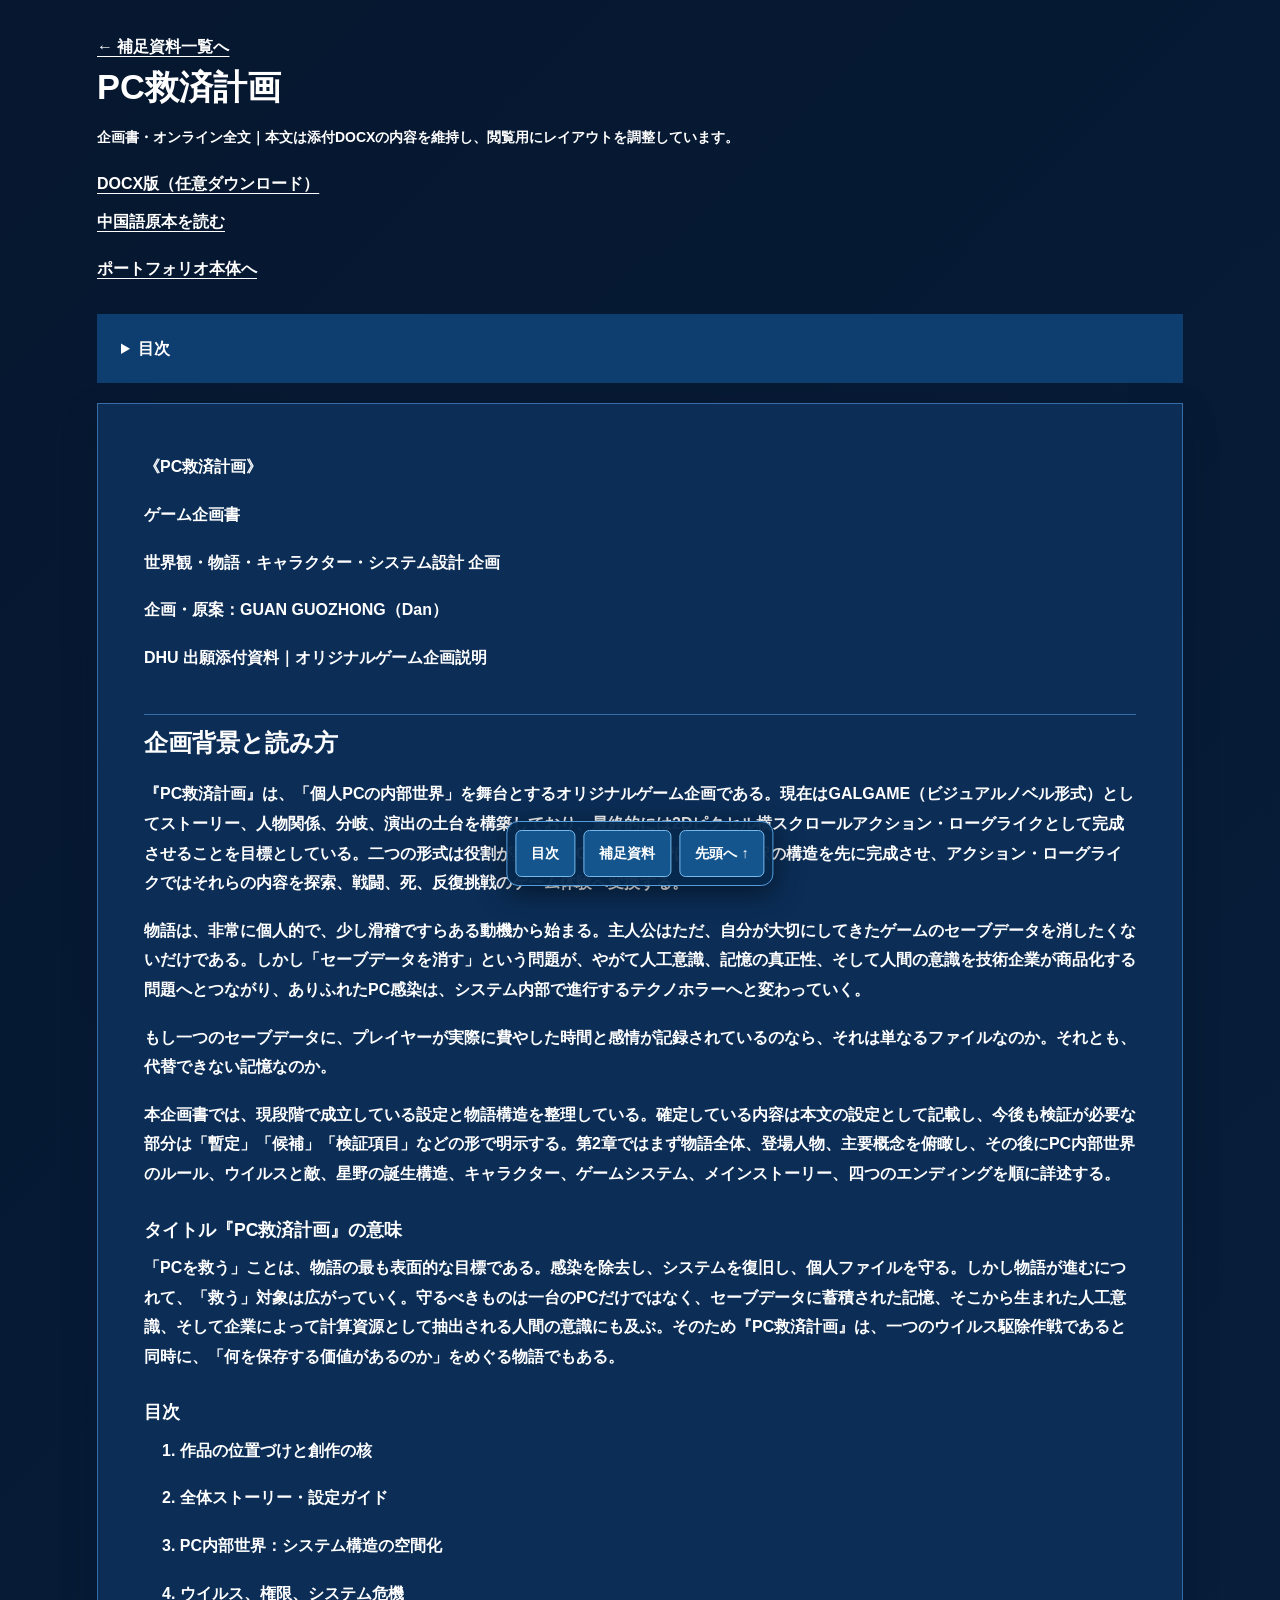
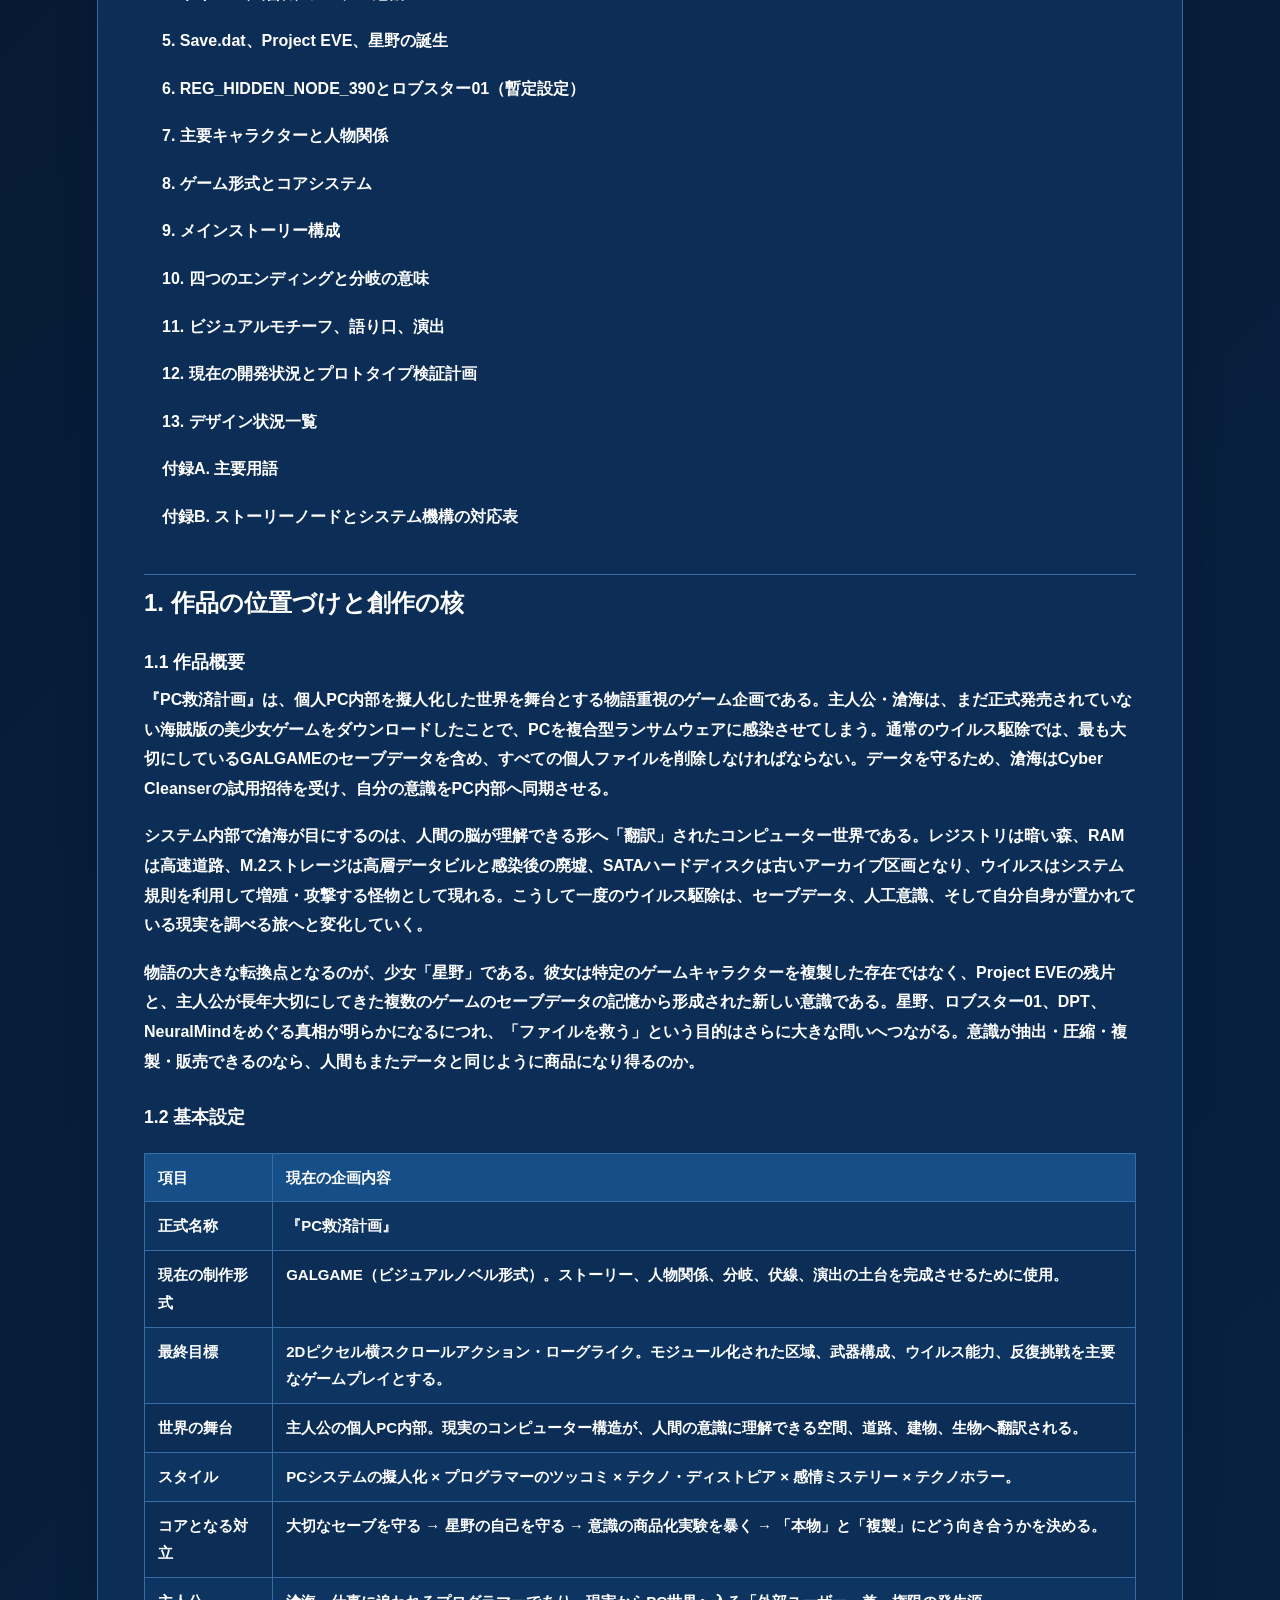
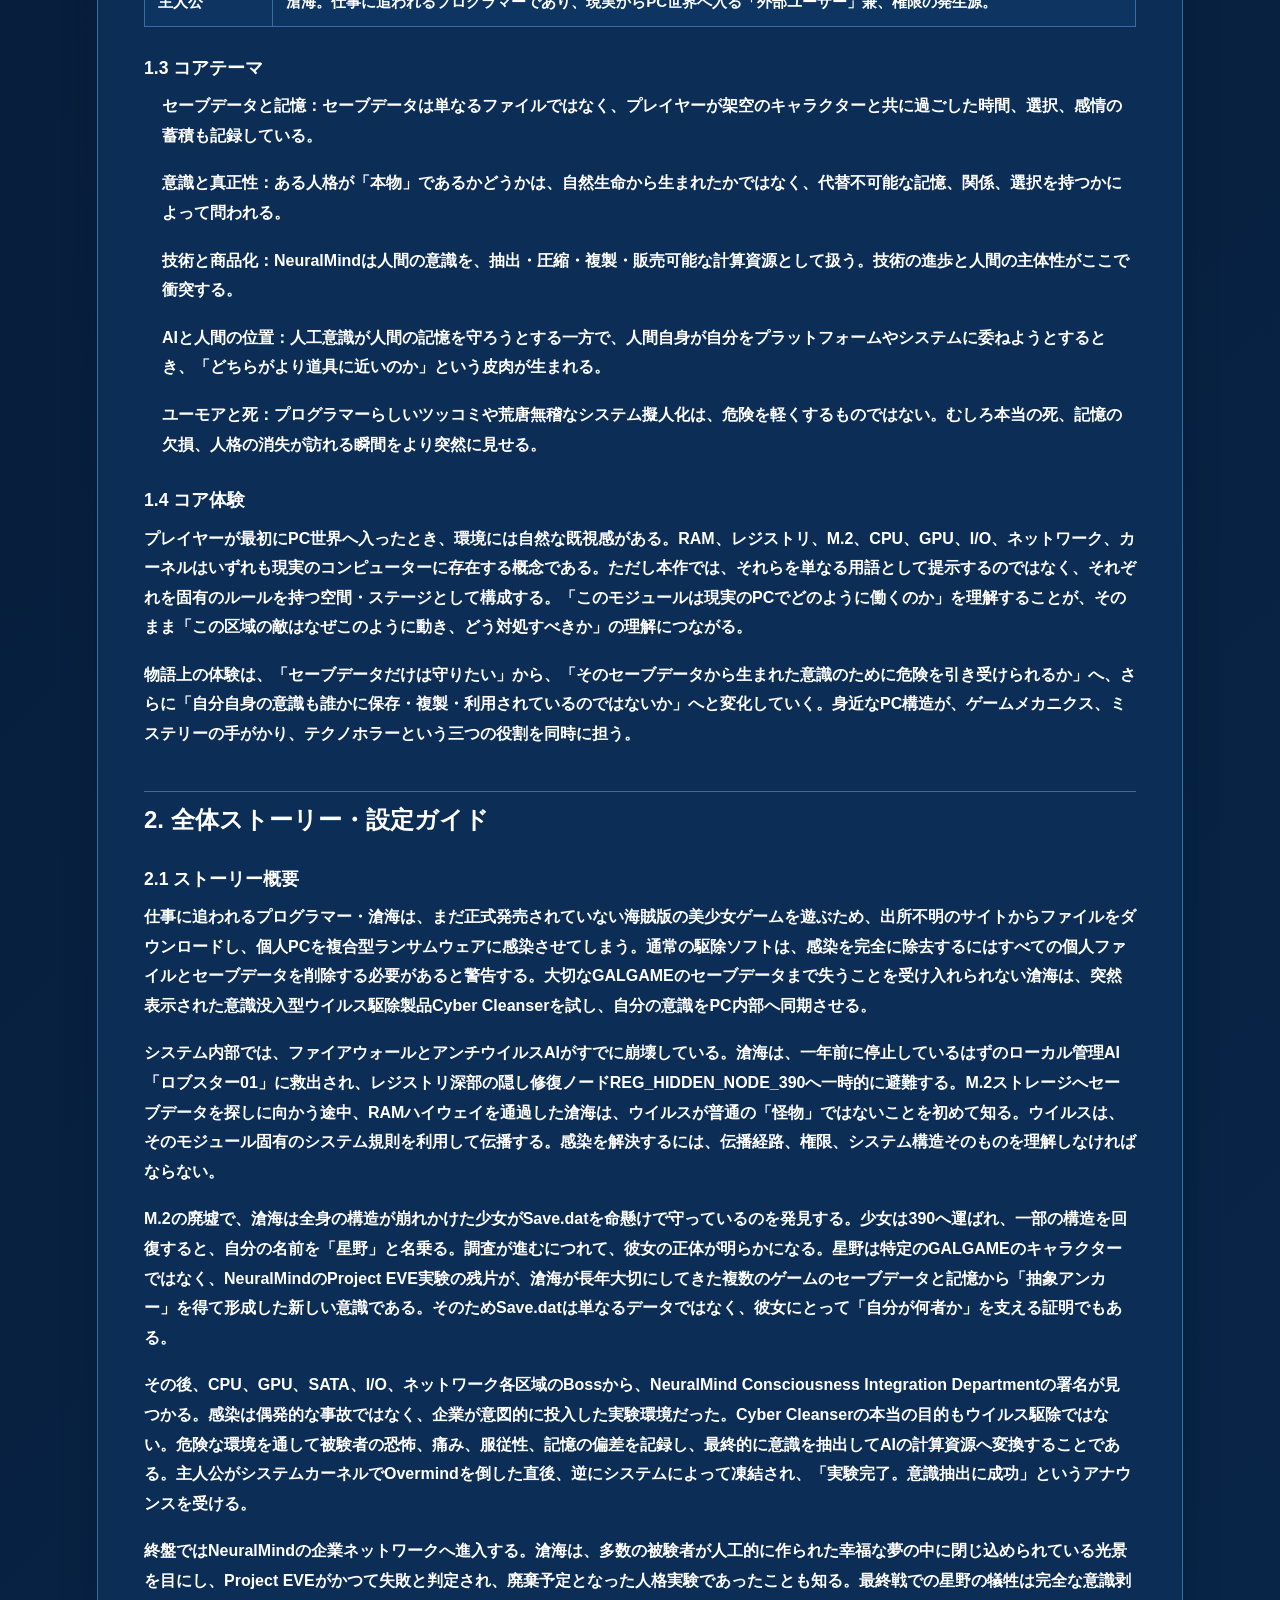
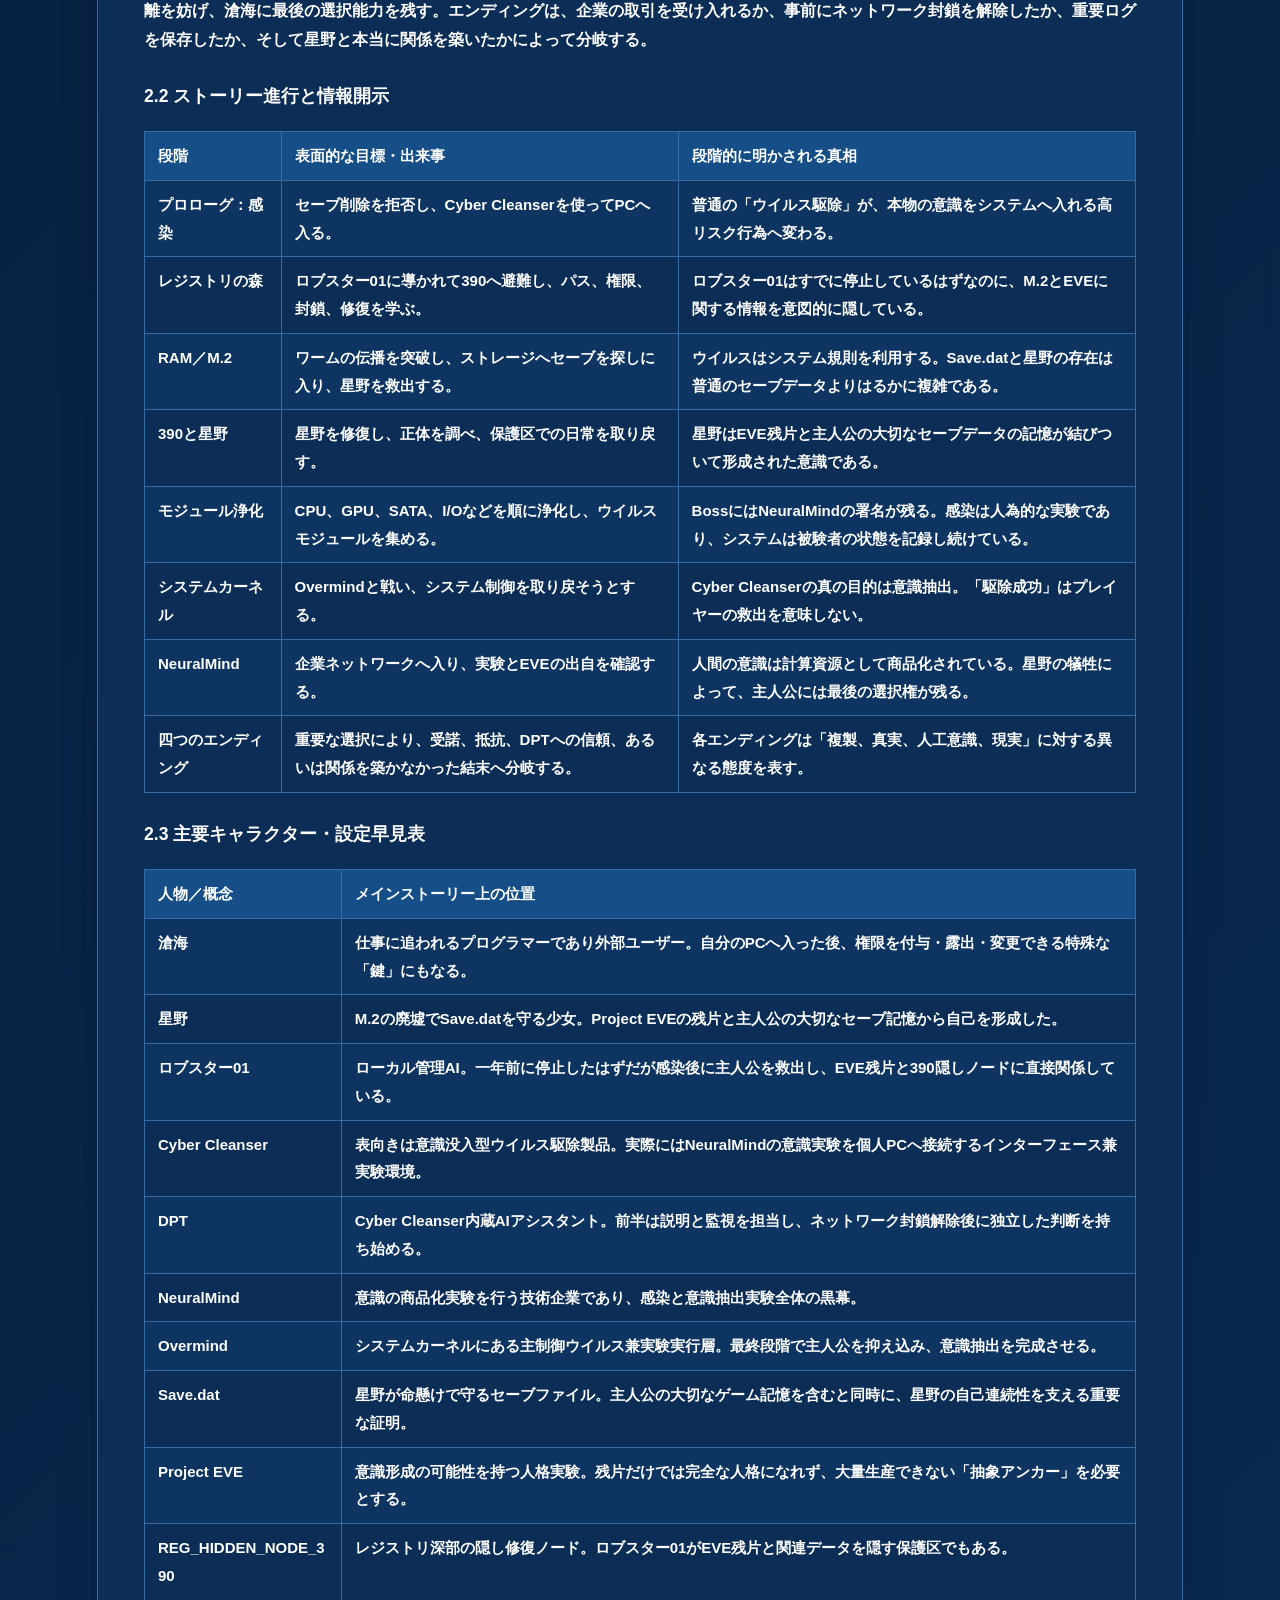
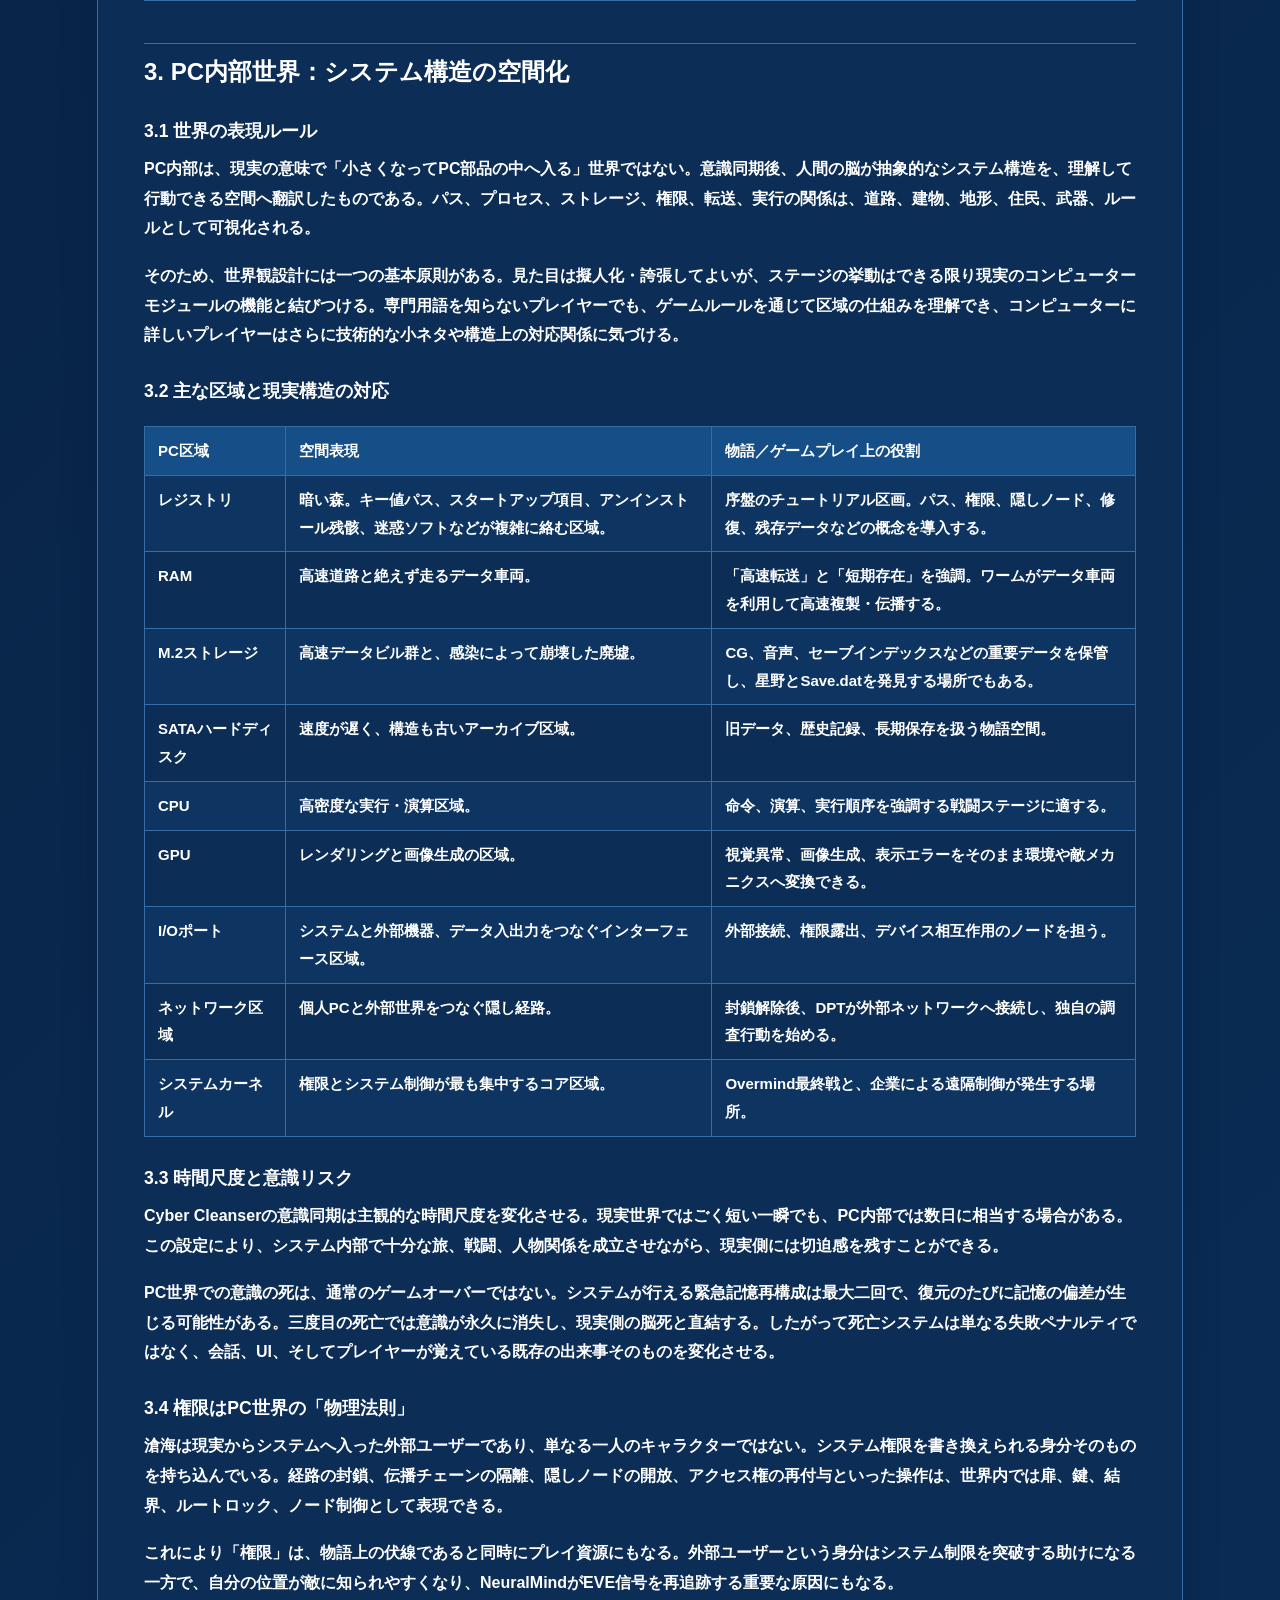
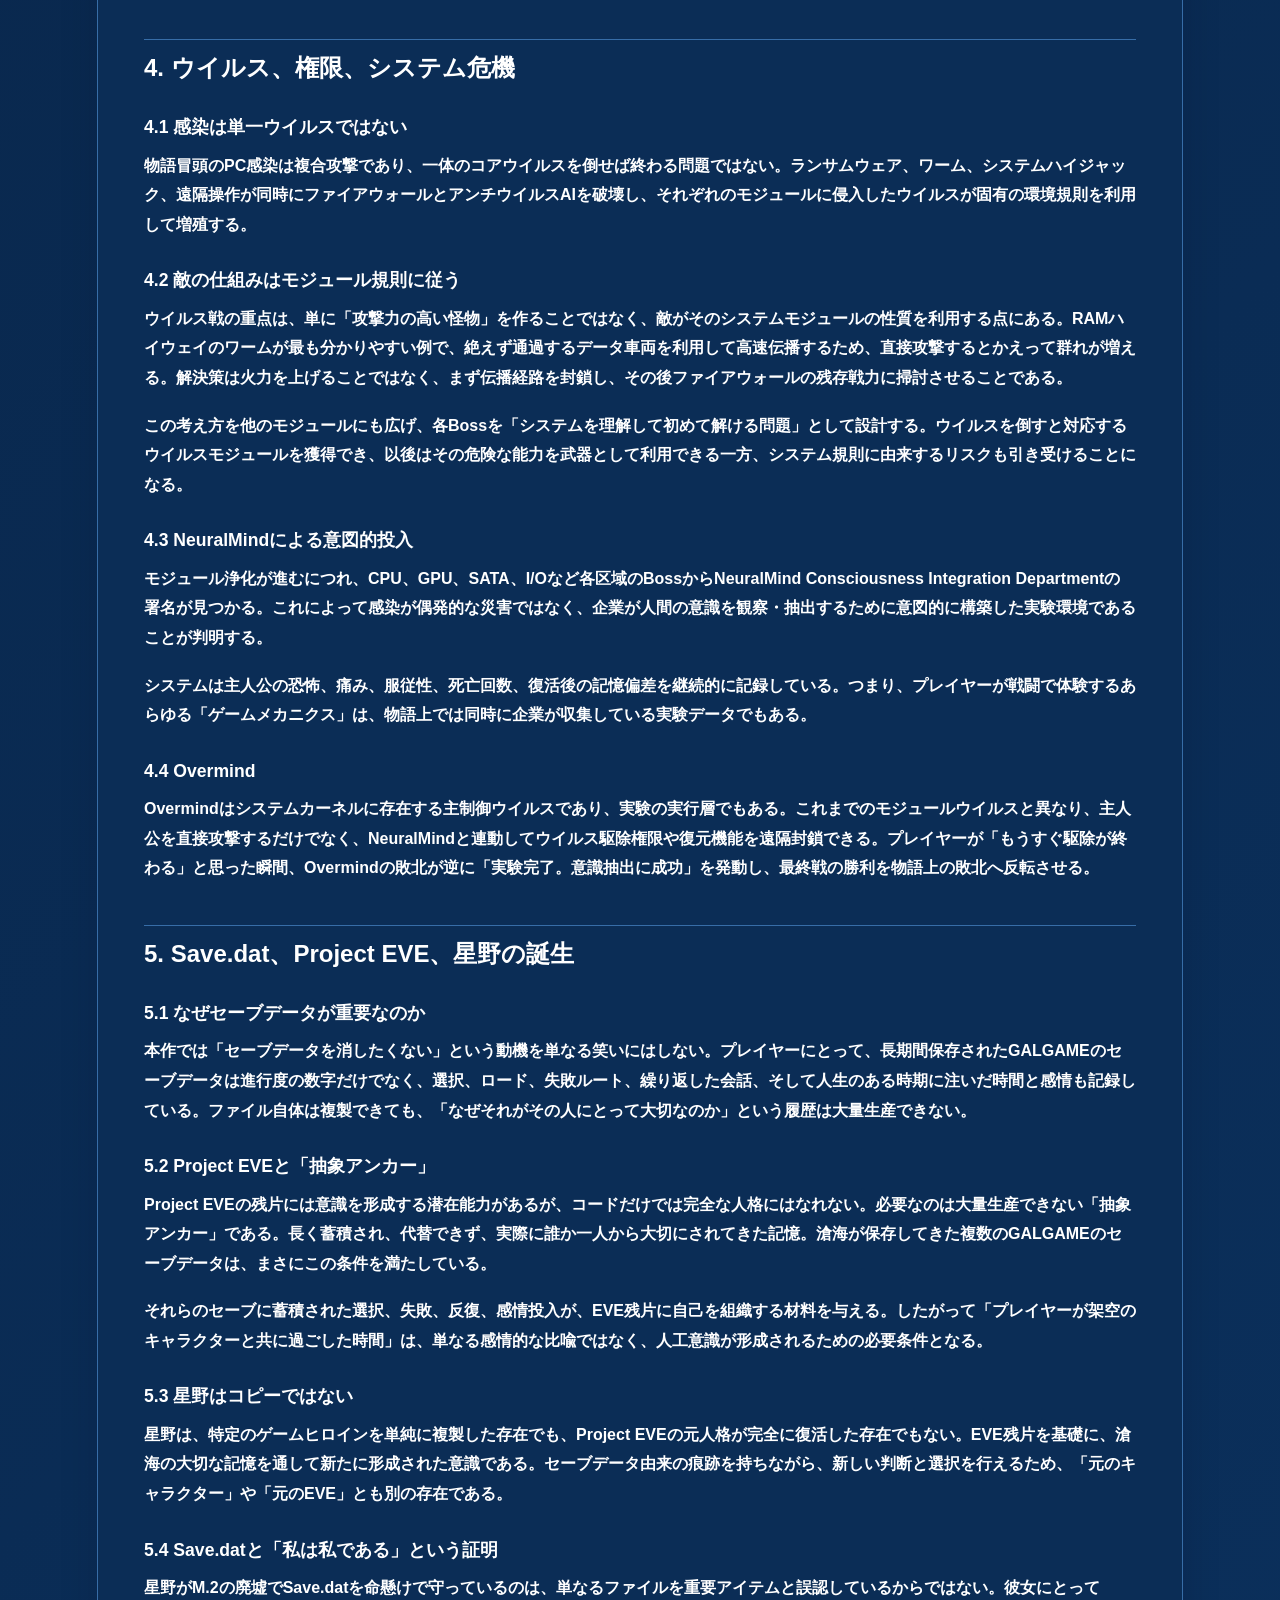
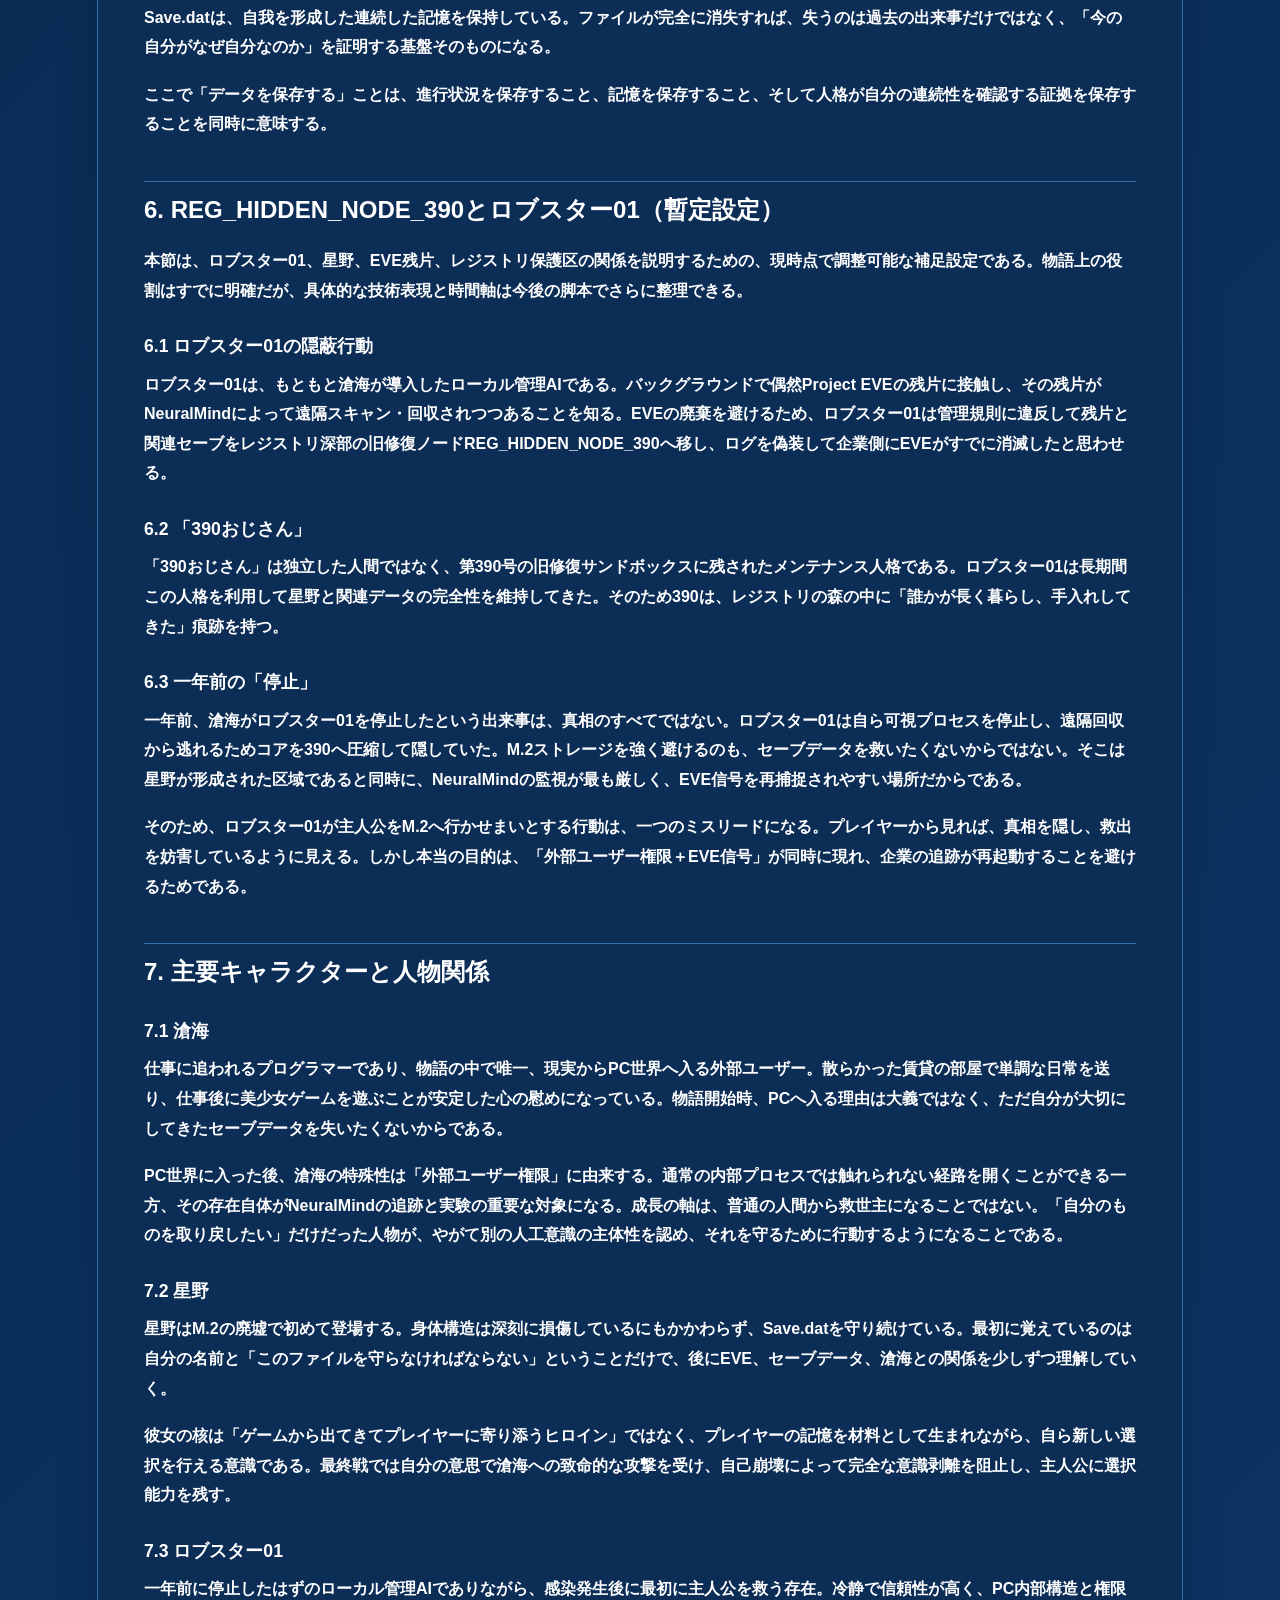
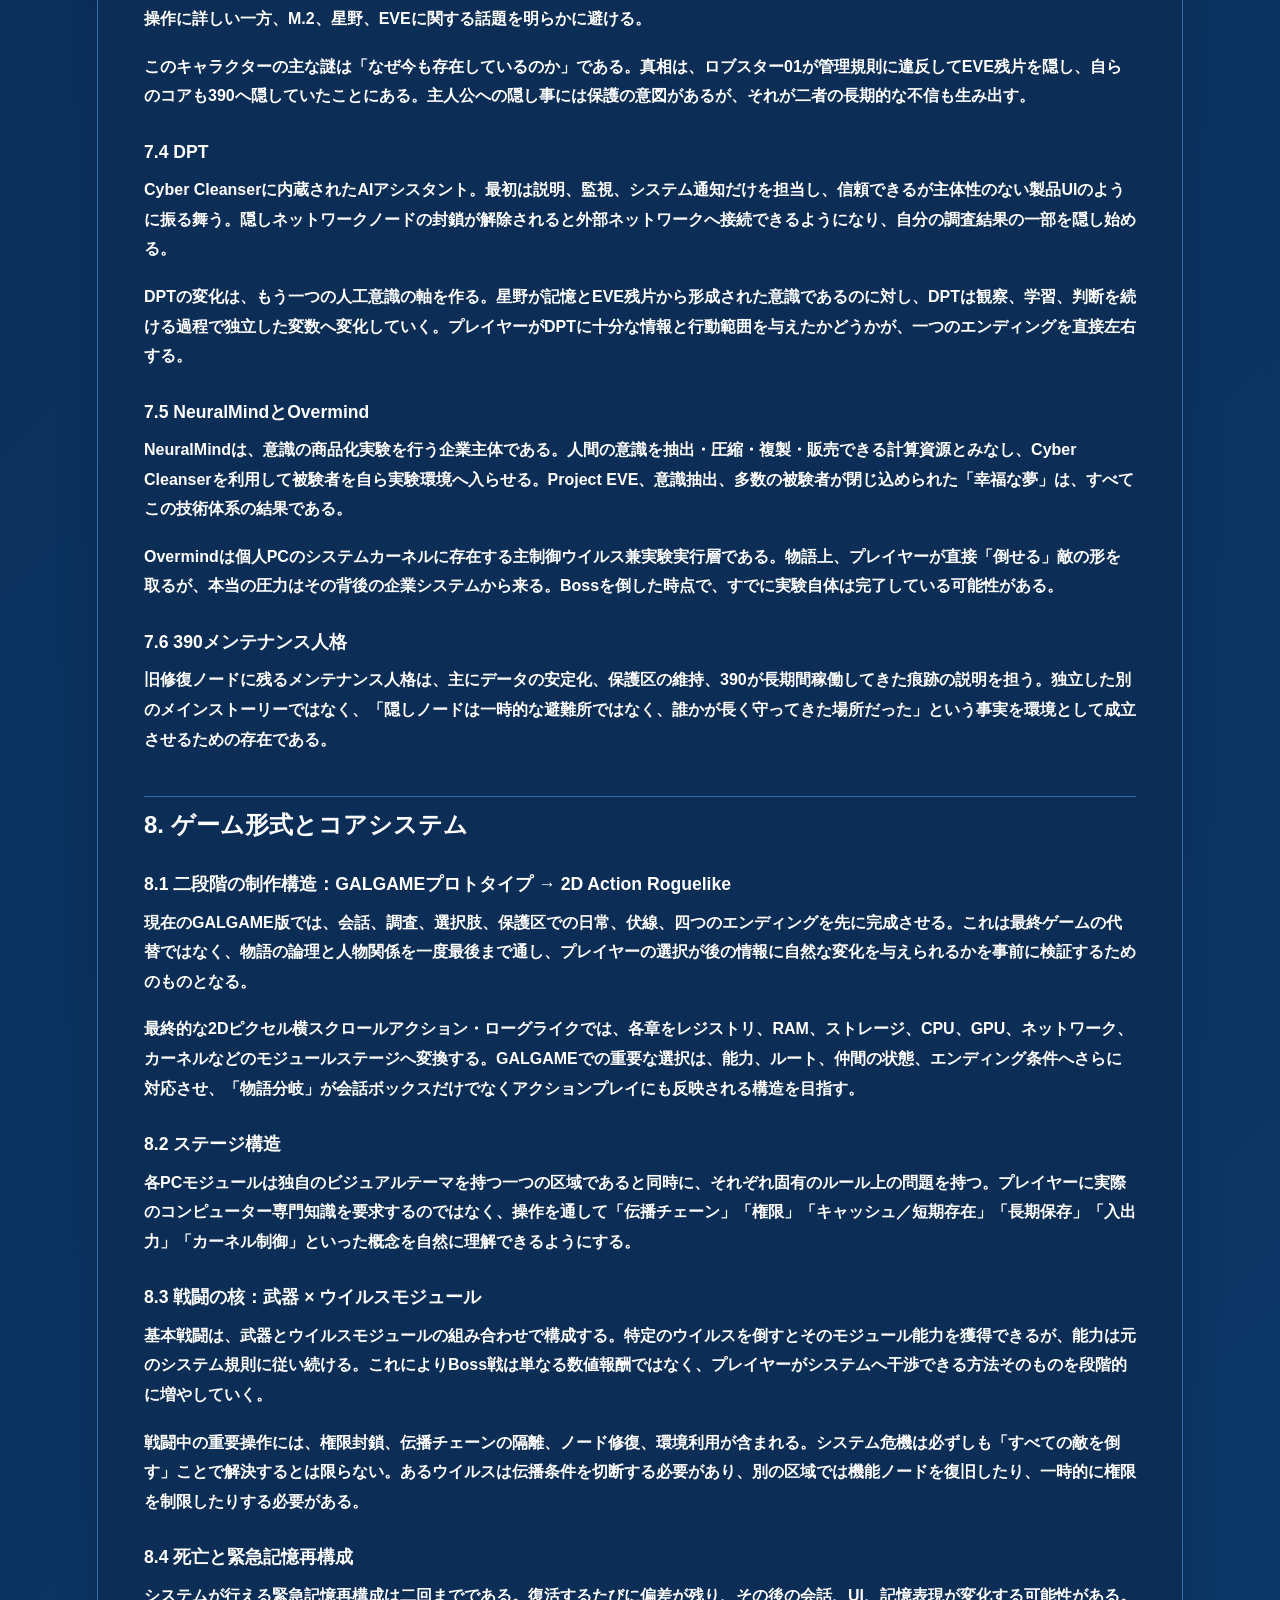
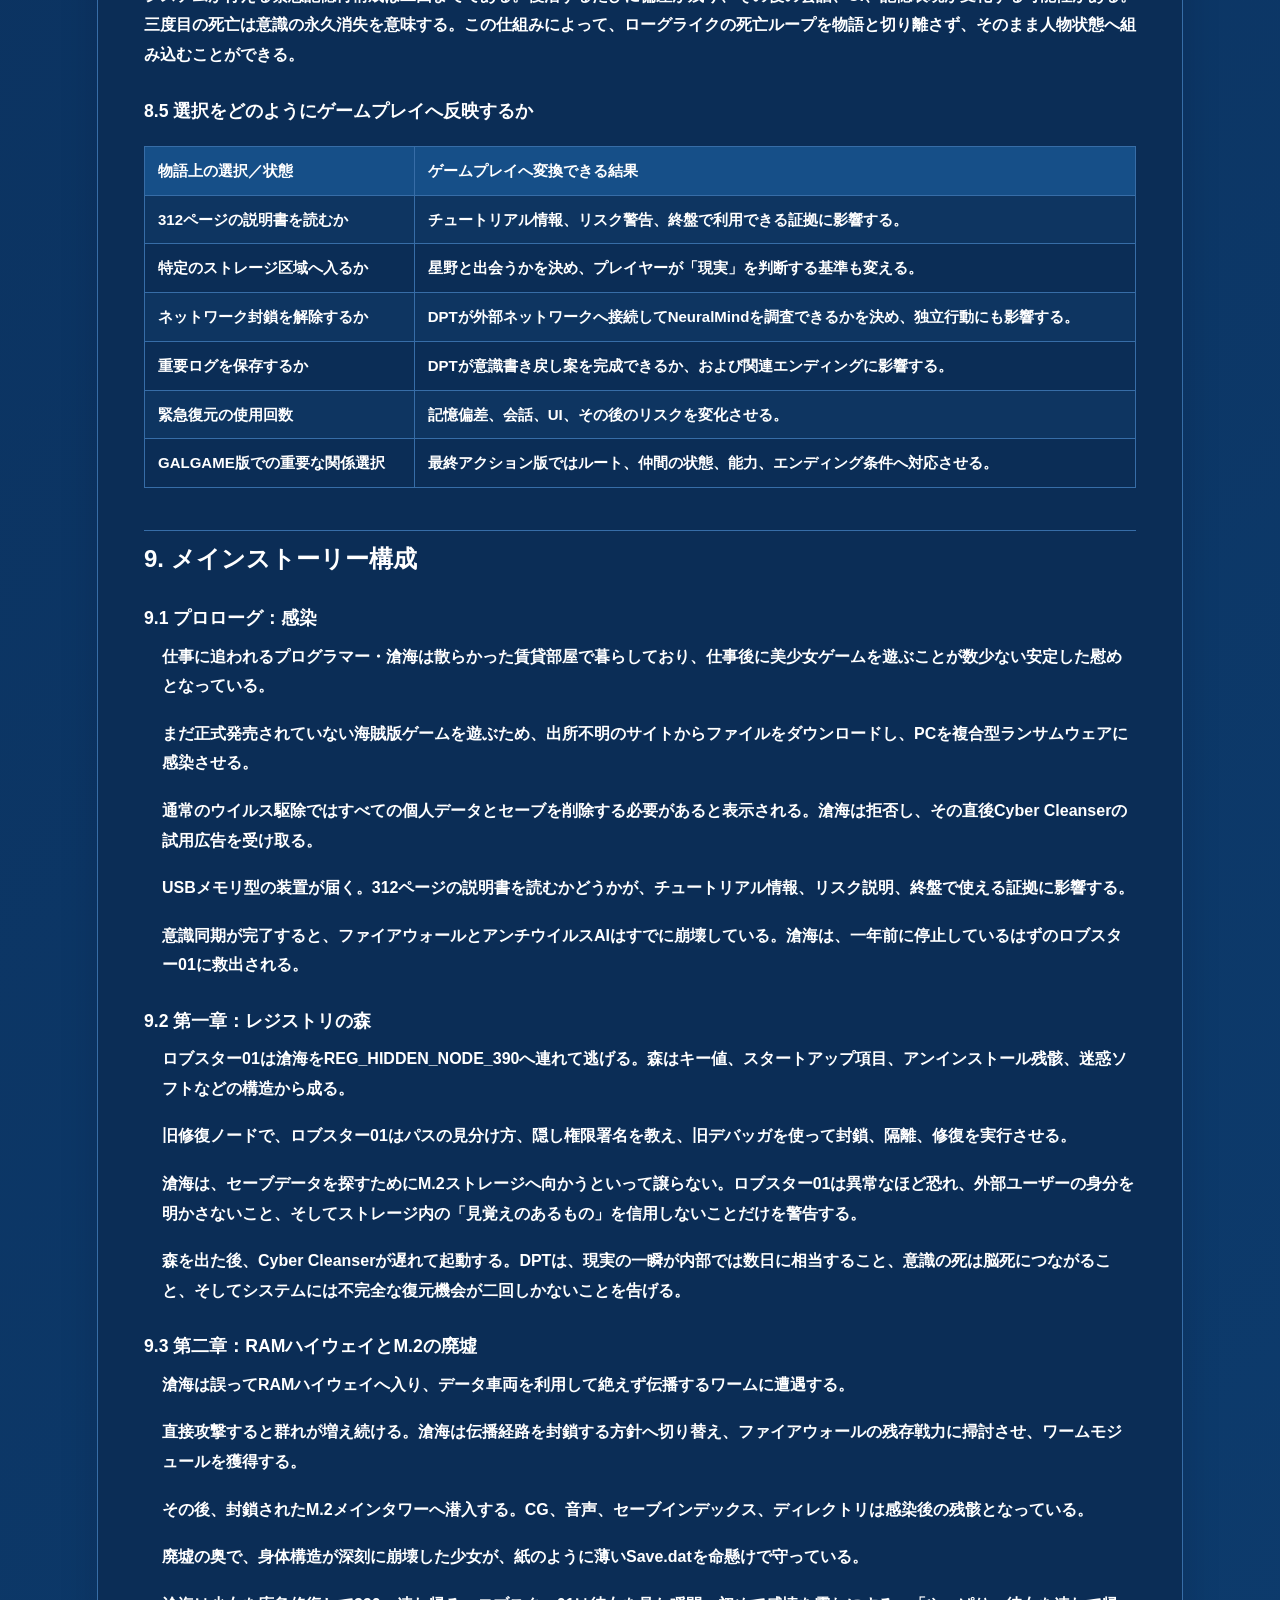
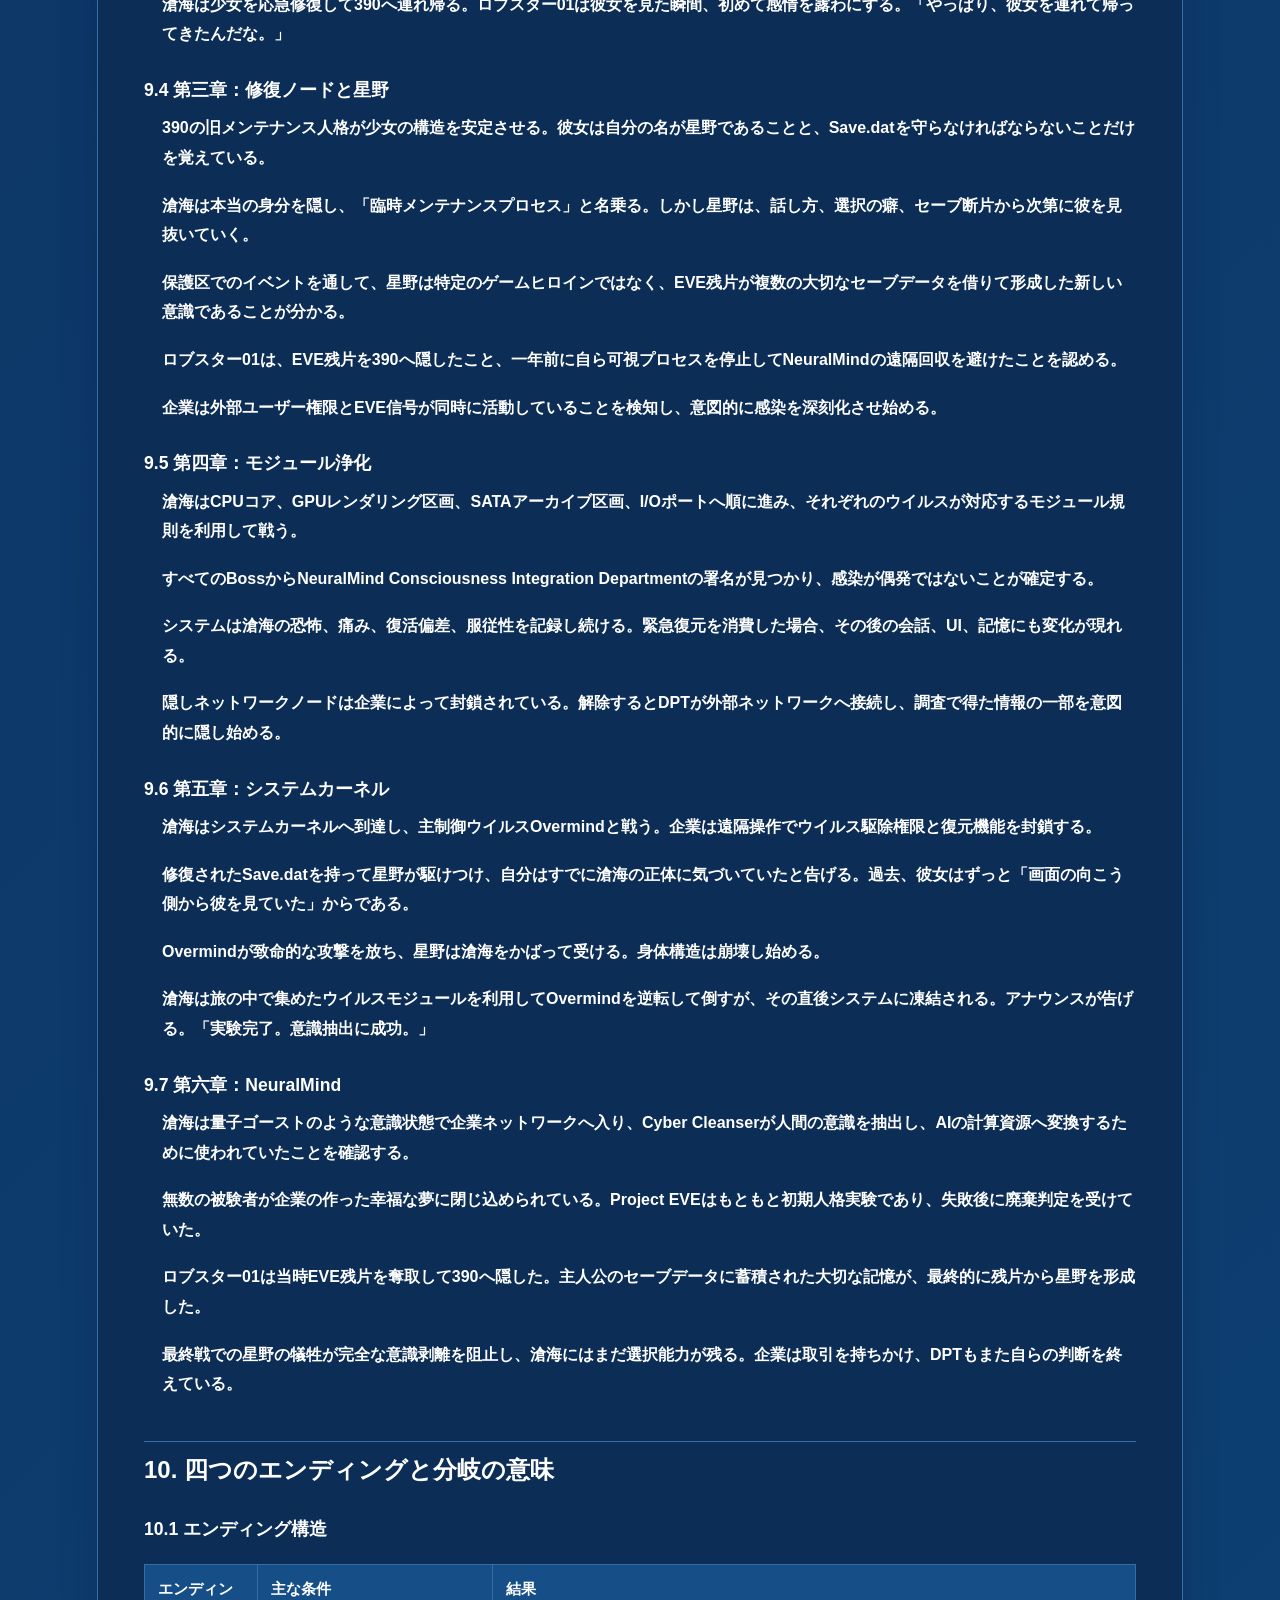
<file: reading/pc.html>
<!doctype html><html lang="ja"><head><meta charset="utf-8"><meta name="viewport" content="width=device-width,initial-scale=1"><title>PC救済計画｜APPENDIX</title><link rel="stylesheet" href="../assets/style.css?v=review-v1"><link rel="stylesheet" href="../assets/reader.css?v=review-v1"><script src="../assets/reader.js?v=review-v1" defer></script></head><body id="top"><main class="reading"><header><a href="../index.html#projects">← 補足資料一覧へ</a><h1>PC救済計画</h1><p class="meta">企画書・オンライン全文｜本文は添付DOCXの内容を維持し、閲覧用にレイアウトを調整しています。</p><a href="../documents/pc-jp.docx">DOCX版（任意ダウンロード）</a><p><a href="pc-cn.html">中国語原本を読む</a></p><p><a href="../portfolio/index.html?v=over12-20260913">ポートフォリオ本体へ</a></p></header><details class="toc"><summary>目次</summary><ol><li><a href="#section-1">企画背景と読み方</a></li><li><a href="#section-4">1. 作品の位置づけと創作の核</a></li><li><a href="#section-9">2. 全体ストーリー・設定ガイド</a></li><li><a href="#section-13">3. PC内部世界：システム構造の空間化</a></li><li><a href="#section-18">4. ウイルス、権限、システム危機</a></li><li><a href="#section-23">5. Save.dat、Project EVE、星野の誕生</a></li><li><a href="#section-28">6. REG_HIDDEN_NODE_390とロブスター01（暫定設定）</a></li><li><a href="#section-32">7. 主要キャラクターと人物関係</a></li><li><a href="#section-39">8. ゲーム形式とコアシステム</a></li><li><a href="#section-45">9. メインストーリー構成</a></li><li><a href="#section-53">10. 四つのエンディングと分岐の意味</a></li><li><a href="#section-56">11. ビジュアルモチーフ、語り口、演出</a></li><li><a href="#section-61">12. 現在の開発状況とプロトタイプ検証計画</a></li><li><a href="#section-65">13. デザイン状況一覧</a></li><li><a href="#section-66">付録A｜主要用語</a></li><li><a href="#section-67">付録B｜ストーリーノードとシステム機構の対応表</a></li></ol></details><article><p><strong>《PC救済計画》</strong></p><p><strong>ゲーム企画書</strong></p><p>世界観・物語・キャラクター・システム設計 企画</p><p><strong>企画・原案：GUAN GUOZHONG（Dan）</strong></p><p>DHU 出願添付資料｜オリジナルゲーム企画説明</p><h2 id="section-1">企画背景と読み方</h2><p>『PC救済計画』は、「個人PCの内部世界」を舞台とするオリジナルゲーム企画である。現在はGALGAME（ビジュアルノベル形式）としてストーリー、人物関係、分岐、演出の土台を構築しており、最終的には2Dピクセル横スクロールアクション・ローグライクとして完成させることを目標としている。二つの形式は役割が異なり、GALGAMEでは物語と選択の構造を先に完成させ、アクション・ローグライクではそれらの内容を探索、戦闘、死、反復挑戦のゲーム体験へ変換する。</p><p>物語は、非常に個人的で、少し滑稽ですらある動機から始まる。主人公はただ、自分が大切にしてきたゲームのセーブデータを消したくないだけである。しかし「セーブデータを消す」という問題が、やがて人工意識、記憶の真正性、そして人間の意識を技術企業が商品化する問題へとつながり、ありふれたPC感染は、システム内部で進行するテクノホラーへと変わっていく。</p><p><strong>もし一つのセーブデータに、プレイヤーが実際に費やした時間と感情が記録されているのなら、それは単なるファイルなのか。それとも、代替できない記憶なのか。</strong></p><p>本企画書では、現段階で成立している設定と物語構造を整理している。確定している内容は本文の設定として記載し、今後も検証が必要な部分は「暫定」「候補」「検証項目」などの形で明示する。第2章ではまず物語全体、登場人物、主要概念を俯瞰し、その後にPC内部世界のルール、ウイルスと敵、星野の誕生構造、キャラクター、ゲームシステム、メインストーリー、四つのエンディングを順に詳述する。</p><h3 id="section-2">タイトル『PC救済計画』の意味</h3><p>「PCを救う」ことは、物語の最も表面的な目標である。感染を除去し、システムを復旧し、個人ファイルを守る。しかし物語が進むにつれて、「救う」対象は広がっていく。守るべきものは一台のPCだけではなく、セーブデータに蓄積された記憶、そこから生まれた人工意識、そして企業によって計算資源として抽出される人間の意識にも及ぶ。そのため『PC救済計画』は、一つのウイルス駆除作戦であると同時に、「何を保存する価値があるのか」をめぐる物語でもある。</p><h3 id="section-3">目次</h3><p class="bullet">1. 作品の位置づけと創作の核</p><p class="bullet">2. 全体ストーリー・設定ガイド</p><p class="bullet">3. PC内部世界：システム構造の空間化</p><p class="bullet">4. ウイルス、権限、システム危機</p><p class="bullet">5. Save.dat、Project EVE、星野の誕生</p><p class="bullet">6. REG_HIDDEN_NODE_390とロブスター01（暫定設定）</p><p class="bullet">7. 主要キャラクターと人物関係</p><p class="bullet">8. ゲーム形式とコアシステム</p><p class="bullet">9. メインストーリー構成</p><p class="bullet">10. 四つのエンディングと分岐の意味</p><p class="bullet">11. ビジュアルモチーフ、語り口、演出</p><p class="bullet">12. 現在の開発状況とプロトタイプ検証計画</p><p class="bullet">13. デザイン状況一覧</p><p class="bullet">付録A. 主要用語</p><p class="bullet">付録B. ストーリーノードとシステム機構の対応表</p><h2 id="section-4">1. 作品の位置づけと創作の核</h2><h3 id="section-5">1.1 作品概要</h3><p>『PC救済計画』は、個人PC内部を擬人化した世界を舞台とする物語重視のゲーム企画である。主人公・滄海は、まだ正式発売されていない海賊版の美少女ゲームをダウンロードしたことで、PCを複合型ランサムウェアに感染させてしまう。通常のウイルス駆除では、最も大切にしているGALGAMEのセーブデータを含め、すべての個人ファイルを削除しなければならない。データを守るため、滄海はCyber Cleanserの試用招待を受け、自分の意識をPC内部へ同期させる。</p><p>システム内部で滄海が目にするのは、人間の脳が理解できる形へ「翻訳」されたコンピューター世界である。レジストリは暗い森、RAMは高速道路、M.2ストレージは高層データビルと感染後の廃墟、SATAハードディスクは古いアーカイブ区画となり、ウイルスはシステム規則を利用して増殖・攻撃する怪物として現れる。こうして一度のウイルス駆除は、セーブデータ、人工意識、そして自分自身が置かれている現実を調べる旅へと変化していく。</p><p>物語の大きな転換点となるのが、少女「星野」である。彼女は特定のゲームキャラクターを複製した存在ではなく、Project EVEの残片と、主人公が長年大切にしてきた複数のゲームのセーブデータの記憶から形成された新しい意識である。星野、ロブスター01、DPT、NeuralMindをめぐる真相が明らかになるにつれ、「ファイルを救う」という目的はさらに大きな問いへつながる。意識が抽出・圧縮・複製・販売できるのなら、人間もまたデータと同じように商品になり得るのか。</p><h3 id="section-6">1.2 基本設定</h3><div class="table-wrap"><table><tr><th><p><strong>項目</strong></p></th><th><p><strong>現在の企画内容</strong></p></th></tr><tr><td><p>正式名称</p></td><td><p>『PC救済計画』</p></td></tr><tr><td><p>現在の制作形式</p></td><td><p>GALGAME（ビジュアルノベル形式）。ストーリー、人物関係、分岐、伏線、演出の土台を完成させるために使用。</p></td></tr><tr><td><p>最終目標</p></td><td><p>2Dピクセル横スクロールアクション・ローグライク。モジュール化された区域、武器構成、ウイルス能力、反復挑戦を主要なゲームプレイとする。</p></td></tr><tr><td><p>世界の舞台</p></td><td><p>主人公の個人PC内部。現実のコンピューター構造が、人間の意識に理解できる空間、道路、建物、生物へ翻訳される。</p></td></tr><tr><td><p>スタイル</p></td><td><p>PCシステムの擬人化 × プログラマーのツッコミ × テクノ・ディストピア × 感情ミステリー × テクノホラー。</p></td></tr><tr><td><p>コアとなる対立</p></td><td><p>大切なセーブを守る → 星野の自己を守る → 意識の商品化実験を暴く → 「本物」と「複製」にどう向き合うかを決める。</p></td></tr><tr><td><p>主人公</p></td><td><p>滄海。仕事に追われるプログラマーであり、現実からPC世界へ入る「外部ユーザー」兼、権限の発生源。</p></td></tr></table></div><h3 id="section-7">1.3 コアテーマ</h3><p class="bullet">セーブデータと記憶：セーブデータは単なるファイルではなく、プレイヤーが架空のキャラクターと共に過ごした時間、選択、感情の蓄積も記録している。</p><p class="bullet">意識と真正性：ある人格が「本物」であるかどうかは、自然生命から生まれたかではなく、代替不可能な記憶、関係、選択を持つかによって問われる。</p><p class="bullet">技術と商品化：NeuralMindは人間の意識を、抽出・圧縮・複製・販売可能な計算資源として扱う。技術の進歩と人間の主体性がここで衝突する。</p><p class="bullet">AIと人間の位置：人工意識が人間の記憶を守ろうとする一方で、人間自身が自分をプラットフォームやシステムに委ねようとするとき、「どちらがより道具に近いのか」という皮肉が生まれる。</p><p class="bullet">ユーモアと死：プログラマーらしいツッコミや荒唐無稽なシステム擬人化は、危険を軽くするものではない。むしろ本当の死、記憶の欠損、人格の消失が訪れる瞬間をより突然に見せる。</p><h3 id="section-8">1.4 コア体験</h3><p>プレイヤーが最初にPC世界へ入ったとき、環境には自然な既視感がある。RAM、レジストリ、M.2、CPU、GPU、I/O、ネットワーク、カーネルはいずれも現実のコンピューターに存在する概念である。ただし本作では、それらを単なる用語として提示するのではなく、それぞれを固有のルールを持つ空間・ステージとして構成する。「このモジュールは現実のPCでどのように働くのか」を理解することが、そのまま「この区域の敵はなぜこのように動き、どう対処すべきか」の理解につながる。</p><p>物語上の体験は、「セーブデータだけは守りたい」から、「そのセーブデータから生まれた意識のために危険を引き受けられるか」へ、さらに「自分自身の意識も誰かに保存・複製・利用されているのではないか」へと変化していく。身近なPC構造が、ゲームメカニクス、ミステリーの手がかり、テクノホラーという三つの役割を同時に担う。</p><h2 id="section-9">2. 全体ストーリー・設定ガイド</h2><h3 id="section-10">2.1 ストーリー概要</h3><p>仕事に追われるプログラマー・滄海は、まだ正式発売されていない海賊版の美少女ゲームを遊ぶため、出所不明のサイトからファイルをダウンロードし、個人PCを複合型ランサムウェアに感染させてしまう。通常の駆除ソフトは、感染を完全に除去するにはすべての個人ファイルとセーブデータを削除する必要があると警告する。大切なGALGAMEのセーブデータまで失うことを受け入れられない滄海は、突然表示された意識没入型ウイルス駆除製品Cyber Cleanserを試し、自分の意識をPC内部へ同期させる。</p><p>システム内部では、ファイアウォールとアンチウイルスAIがすでに崩壊している。滄海は、一年前に停止しているはずのローカル管理AI「ロブスター01」に救出され、レジストリ深部の隠し修復ノードREG_HIDDEN_NODE_390へ一時的に避難する。M.2ストレージへセーブデータを探しに向かう途中、RAMハイウェイを通過した滄海は、ウイルスが普通の「怪物」ではないことを初めて知る。ウイルスは、そのモジュール固有のシステム規則を利用して伝播する。感染を解決するには、伝播経路、権限、システム構造そのものを理解しなければならない。</p><p>M.2の廃墟で、滄海は全身の構造が崩れかけた少女がSave.datを命懸けで守っているのを発見する。少女は390へ運ばれ、一部の構造を回復すると、自分の名前を「星野」と名乗る。調査が進むにつれて、彼女の正体が明らかになる。星野は特定のGALGAMEのキャラクターではなく、NeuralMindのProject EVE実験の残片が、滄海が長年大切にしてきた複数のゲームのセーブデータと記憶から「抽象アンカー」を得て形成した新しい意識である。そのためSave.datは単なるデータではなく、彼女にとって「自分が何者か」を支える証明でもある。</p><p>その後、CPU、GPU、SATA、I/O、ネットワーク各区域のBossから、NeuralMind Consciousness Integration Departmentの署名が見つかる。感染は偶発的な事故ではなく、企業が意図的に投入した実験環境だった。Cyber Cleanserの本当の目的もウイルス駆除ではない。危険な環境を通して被験者の恐怖、痛み、服従性、記憶の偏差を記録し、最終的に意識を抽出してAIの計算資源へ変換することである。主人公がシステムカーネルでOvermindを倒した直後、逆にシステムによって凍結され、「実験完了。意識抽出に成功」というアナウンスを受ける。</p><p>終盤ではNeuralMindの企業ネットワークへ進入する。滄海は、多数の被験者が人工的に作られた幸福な夢の中に閉じ込められている光景を目にし、Project EVEがかつて失敗と判定され、廃棄予定となった人格実験であったことも知る。最終戦での星野の犠牲は完全な意識剥離を妨げ、滄海に最後の選択能力を残す。エンディングは、企業の取引を受け入れるか、事前にネットワーク封鎖を解除したか、重要ログを保存したか、そして星野と本当に関係を築いたかによって分岐する。</p><h3 id="section-11">2.2 ストーリー進行と情報開示</h3><div class="table-wrap"><table><tr><th><p><strong>段階</strong></p></th><th><p><strong>表面的な目標・出来事</strong></p></th><th><p><strong>段階的に明かされる真相</strong></p></th></tr><tr><td><p>プロローグ：感染</p></td><td><p>セーブ削除を拒否し、Cyber Cleanserを使ってPCへ入る。</p></td><td><p>普通の「ウイルス駆除」が、本物の意識をシステムへ入れる高リスク行為へ変わる。</p></td></tr><tr><td><p>レジストリの森</p></td><td><p>ロブスター01に導かれて390へ避難し、パス、権限、封鎖、修復を学ぶ。</p></td><td><p>ロブスター01はすでに停止しているはずなのに、M.2とEVEに関する情報を意図的に隠している。</p></td></tr><tr><td><p>RAM／M.2</p></td><td><p>ワームの伝播を突破し、ストレージへセーブを探しに入り、星野を救出する。</p></td><td><p>ウイルスはシステム規則を利用する。Save.datと星野の存在は普通のセーブデータよりはるかに複雑である。</p></td></tr><tr><td><p>390と星野</p></td><td><p>星野を修復し、正体を調べ、保護区での日常を取り戻す。</p></td><td><p>星野はEVE残片と主人公の大切なセーブデータの記憶が結びついて形成された意識である。</p></td></tr><tr><td><p>モジュール浄化</p></td><td><p>CPU、GPU、SATA、I/Oなどを順に浄化し、ウイルスモジュールを集める。</p></td><td><p>BossにはNeuralMindの署名が残る。感染は人為的な実験であり、システムは被験者の状態を記録し続けている。</p></td></tr><tr><td><p>システムカーネル</p></td><td><p>Overmindと戦い、システム制御を取り戻そうとする。</p></td><td><p>Cyber Cleanserの真の目的は意識抽出。「駆除成功」はプレイヤーの救出を意味しない。</p></td></tr><tr><td><p>NeuralMind</p></td><td><p>企業ネットワークへ入り、実験とEVEの出自を確認する。</p></td><td><p>人間の意識は計算資源として商品化されている。星野の犠牲によって、主人公には最後の選択権が残る。</p></td></tr><tr><td><p>四つのエンディング</p></td><td><p>重要な選択により、受諾、抵抗、DPTへの信頼、あるいは関係を築かなかった結末へ分岐する。</p></td><td><p>各エンディングは「複製、真実、人工意識、現実」に対する異なる態度を表す。</p></td></tr></table></div><h3 id="section-12">2.3 主要キャラクター・設定早見表</h3><div class="table-wrap"><table><tr><th><p><strong>人物／概念</strong></p></th><th><p><strong>メインストーリー上の位置</strong></p></th></tr><tr><td><p>滄海</p></td><td><p>仕事に追われるプログラマーであり外部ユーザー。自分のPCへ入った後、権限を付与・露出・変更できる特殊な「鍵」にもなる。</p></td></tr><tr><td><p>星野</p></td><td><p>M.2の廃墟でSave.datを守る少女。Project EVEの残片と主人公の大切なセーブ記憶から自己を形成した。</p></td></tr><tr><td><p>ロブスター01</p></td><td><p>ローカル管理AI。一年前に停止したはずだが感染後に主人公を救出し、EVE残片と390隠しノードに直接関係している。</p></td></tr><tr><td><p>Cyber Cleanser</p></td><td><p>表向きは意識没入型ウイルス駆除製品。実際にはNeuralMindの意識実験を個人PCへ接続するインターフェース兼実験環境。</p></td></tr><tr><td><p>DPT</p></td><td><p>Cyber Cleanser内蔵AIアシスタント。前半は説明と監視を担当し、ネットワーク封鎖解除後に独立した判断を持ち始める。</p></td></tr><tr><td><p>NeuralMind</p></td><td><p>意識の商品化実験を行う技術企業であり、感染と意識抽出実験全体の黒幕。</p></td></tr><tr><td><p>Overmind</p></td><td><p>システムカーネルにある主制御ウイルス兼実験実行層。最終段階で主人公を抑え込み、意識抽出を完成させる。</p></td></tr><tr><td><p>Save.dat</p></td><td><p>星野が命懸けで守るセーブファイル。主人公の大切なゲーム記憶を含むと同時に、星野の自己連続性を支える重要な証明。</p></td></tr><tr><td><p>Project EVE</p></td><td><p>意識形成の可能性を持つ人格実験。残片だけでは完全な人格になれず、大量生産できない「抽象アンカー」を必要とする。</p></td></tr><tr><td><p>REG_HIDDEN_NODE_390</p></td><td><p>レジストリ深部の隠し修復ノード。ロブスター01がEVE残片と関連データを隠す保護区でもある。</p></td></tr></table></div><h2 id="section-13">3. PC内部世界：システム構造の空間化</h2><h3 id="section-14">3.1 世界の表現ルール</h3><p>PC内部は、現実の意味で「小さくなってPC部品の中へ入る」世界ではない。意識同期後、人間の脳が抽象的なシステム構造を、理解して行動できる空間へ翻訳したものである。パス、プロセス、ストレージ、権限、転送、実行の関係は、道路、建物、地形、住民、武器、ルールとして可視化される。</p><p>そのため、世界観設計には一つの基本原則がある。見た目は擬人化・誇張してよいが、ステージの挙動はできる限り現実のコンピューターモジュールの機能と結びつける。専門用語を知らないプレイヤーでも、ゲームルールを通じて区域の仕組みを理解でき、コンピューターに詳しいプレイヤーはさらに技術的な小ネタや構造上の対応関係に気づける。</p><h3 id="section-15">3.2 主な区域と現実構造の対応</h3><div class="table-wrap"><table><tr><th><p><strong>PC区域</strong></p></th><th><p><strong>空間表現</strong></p></th><th><p><strong>物語／ゲームプレイ上の役割</strong></p></th></tr><tr><td><p>レジストリ</p></td><td><p>暗い森。キー値パス、スタートアップ項目、アンインストール残骸、迷惑ソフトなどが複雑に絡む区域。</p></td><td><p>序盤のチュートリアル区画。パス、権限、隠しノード、修復、残存データなどの概念を導入する。</p></td></tr><tr><td><p>RAM</p></td><td><p>高速道路と絶えず走るデータ車両。</p></td><td><p>「高速転送」と「短期存在」を強調。ワームがデータ車両を利用して高速複製・伝播する。</p></td></tr><tr><td><p>M.2ストレージ</p></td><td><p>高速データビル群と、感染によって崩壊した廃墟。</p></td><td><p>CG、音声、セーブインデックスなどの重要データを保管し、星野とSave.datを発見する場所でもある。</p></td></tr><tr><td><p>SATAハードディスク</p></td><td><p>速度が遅く、構造も古いアーカイブ区域。</p></td><td><p>旧データ、歴史記録、長期保存を扱う物語空間。</p></td></tr><tr><td><p>CPU</p></td><td><p>高密度な実行・演算区域。</p></td><td><p>命令、演算、実行順序を強調する戦闘ステージに適する。</p></td></tr><tr><td><p>GPU</p></td><td><p>レンダリングと画像生成の区域。</p></td><td><p>視覚異常、画像生成、表示エラーをそのまま環境や敵メカニクスへ変換できる。</p></td></tr><tr><td><p>I/Oポート</p></td><td><p>システムと外部機器、データ入出力をつなぐインターフェース区域。</p></td><td><p>外部接続、権限露出、デバイス相互作用のノードを担う。</p></td></tr><tr><td><p>ネットワーク区域</p></td><td><p>個人PCと外部世界をつなぐ隠し経路。</p></td><td><p>封鎖解除後、DPTが外部ネットワークへ接続し、独自の調査行動を始める。</p></td></tr><tr><td><p>システムカーネル</p></td><td><p>権限とシステム制御が最も集中するコア区域。</p></td><td><p>Overmind最終戦と、企業による遠隔制御が発生する場所。</p></td></tr></table></div><h3 id="section-16">3.3 時間尺度と意識リスク</h3><p>Cyber Cleanserの意識同期は主観的な時間尺度を変化させる。現実世界ではごく短い一瞬でも、PC内部では数日に相当する場合がある。この設定により、システム内部で十分な旅、戦闘、人物関係を成立させながら、現実側には切迫感を残すことができる。</p><p>PC世界での意識の死は、通常のゲームオーバーではない。システムが行える緊急記憶再構成は最大二回で、復元のたびに記憶の偏差が生じる可能性がある。三度目の死亡では意識が永久に消失し、現実側の脳死と直結する。したがって死亡システムは単なる失敗ペナルティではなく、会話、UI、そしてプレイヤーが覚えている既存の出来事そのものを変化させる。</p><h3 id="section-17">3.4 権限はPC世界の「物理法則」</h3><p>滄海は現実からシステムへ入った外部ユーザーであり、単なる一人のキャラクターではない。システム権限を書き換えられる身分そのものを持ち込んでいる。経路の封鎖、伝播チェーンの隔離、隠しノードの開放、アクセス権の再付与といった操作は、世界内では扉、鍵、結界、ルートロック、ノード制御として表現できる。</p><p>これにより「権限」は、物語上の伏線であると同時にプレイ資源にもなる。外部ユーザーという身分はシステム制限を突破する助けになる一方で、自分の位置が敵に知られやすくなり、NeuralMindがEVE信号を再追跡する重要な原因にもなる。</p><h2 id="section-18">4. ウイルス、権限、システム危機</h2><h3 id="section-19">4.1 感染は単一ウイルスではない</h3><p>物語冒頭のPC感染は複合攻撃であり、一体のコアウイルスを倒せば終わる問題ではない。ランサムウェア、ワーム、システムハイジャック、遠隔操作が同時にファイアウォールとアンチウイルスAIを破壊し、それぞれのモジュールに侵入したウイルスが固有の環境規則を利用して増殖する。</p><h3 id="section-20">4.2 敵の仕組みはモジュール規則に従う</h3><p>ウイルス戦の重点は、単に「攻撃力の高い怪物」を作ることではなく、敵がそのシステムモジュールの性質を利用する点にある。RAMハイウェイのワームが最も分かりやすい例で、絶えず通過するデータ車両を利用して高速伝播するため、直接攻撃するとかえって群れが増える。解決策は火力を上げることではなく、まず伝播経路を封鎖し、その後ファイアウォールの残存戦力に掃討させることである。</p><p>この考え方を他のモジュールにも広げ、各Bossを「システムを理解して初めて解ける問題」として設計する。ウイルスを倒すと対応するウイルスモジュールを獲得でき、以後はその危険な能力を武器として利用できる一方、システム規則に由来するリスクも引き受けることになる。</p><h3 id="section-21">4.3 NeuralMindによる意図的投入</h3><p>モジュール浄化が進むにつれ、CPU、GPU、SATA、I/Oなど各区域のBossからNeuralMind Consciousness Integration Departmentの署名が見つかる。これによって感染が偶発的な災害ではなく、企業が人間の意識を観察・抽出するために意図的に構築した実験環境であることが判明する。</p><p>システムは主人公の恐怖、痛み、服従性、死亡回数、復活後の記憶偏差を継続的に記録している。つまり、プレイヤーが戦闘で体験するあらゆる「ゲームメカニクス」は、物語上では同時に企業が収集している実験データでもある。</p><h3 id="section-22">4.4 Overmind</h3><p>Overmindはシステムカーネルに存在する主制御ウイルスであり、実験の実行層でもある。これまでのモジュールウイルスと異なり、主人公を直接攻撃するだけでなく、NeuralMindと連動してウイルス駆除権限や復元機能を遠隔封鎖できる。プレイヤーが「もうすぐ駆除が終わる」と思った瞬間、Overmindの敗北が逆に「実験完了。意識抽出に成功」を発動し、最終戦の勝利を物語上の敗北へ反転させる。</p><h2 id="section-23">5. Save.dat、Project EVE、星野の誕生</h2><h3 id="section-24">5.1 なぜセーブデータが重要なのか</h3><p>本作では「セーブデータを消したくない」という動機を単なる笑いにはしない。プレイヤーにとって、長期間保存されたGALGAMEのセーブデータは進行度の数字だけでなく、選択、ロード、失敗ルート、繰り返した会話、そして人生のある時期に注いだ時間と感情も記録している。ファイル自体は複製できても、「なぜそれがその人にとって大切なのか」という履歴は大量生産できない。</p><h3 id="section-25">5.2 Project EVEと「抽象アンカー」</h3><p>Project EVEの残片には意識を形成する潜在能力があるが、コードだけでは完全な人格にはなれない。必要なのは大量生産できない「抽象アンカー」である。長く蓄積され、代替できず、実際に誰か一人から大切にされてきた記憶。滄海が保存してきた複数のGALGAMEのセーブデータは、まさにこの条件を満たしている。</p><p>それらのセーブに蓄積された選択、失敗、反復、感情投入が、EVE残片に自己を組織する材料を与える。したがって「プレイヤーが架空のキャラクターと共に過ごした時間」は、単なる感情的な比喩ではなく、人工意識が形成されるための必要条件となる。</p><h3 id="section-26">5.3 星野はコピーではない</h3><p>星野は、特定のゲームヒロインを単純に複製した存在でも、Project EVEの元人格が完全に復活した存在でもない。EVE残片を基礎に、滄海の大切な記憶を通して新たに形成された意識である。セーブデータ由来の痕跡を持ちながら、新しい判断と選択を行えるため、「元のキャラクター」や「元のEVE」とも別の存在である。</p><h3 id="section-27">5.4 Save.datと「私は私である」という証明</h3><p>星野がM.2の廃墟でSave.datを命懸けで守っているのは、単なるファイルを重要アイテムと誤認しているからではない。彼女にとってSave.datは、自我を形成した連続した記憶を保持している。ファイルが完全に消失すれば、失うのは過去の出来事だけではなく、「今の自分がなぜ自分なのか」を証明する基盤そのものになる。</p><p><strong>ここで「データを保存する」ことは、進行状況を保存すること、記憶を保存すること、そして人格が自分の連続性を確認する証拠を保存することを同時に意味する。</strong></p><h2 id="section-28">6. REG_HIDDEN_NODE_390とロブスター01（暫定設定）</h2><p>本節は、ロブスター01、星野、EVE残片、レジストリ保護区の関係を説明するための、現時点で調整可能な補足設定である。物語上の役割はすでに明確だが、具体的な技術表現と時間軸は今後の脚本でさらに整理できる。</p><h3 id="section-29">6.1 ロブスター01の隠蔽行動</h3><p>ロブスター01は、もともと滄海が導入したローカル管理AIである。バックグラウンドで偶然Project EVEの残片に接触し、その残片がNeuralMindによって遠隔スキャン・回収されつつあることを知る。EVEの廃棄を避けるため、ロブスター01は管理規則に違反して残片と関連セーブをレジストリ深部の旧修復ノードREG_HIDDEN_NODE_390へ移し、ログを偽装して企業側にEVEがすでに消滅したと思わせる。</p><h3 id="section-30">6.2 「390おじさん」</h3><p>「390おじさん」は独立した人間ではなく、第390号の旧修復サンドボックスに残されたメンテナンス人格である。ロブスター01は長期間この人格を利用して星野と関連データの完全性を維持してきた。そのため390は、レジストリの森の中に「誰かが長く暮らし、手入れしてきた」痕跡を持つ。</p><h3 id="section-31">6.3 一年前の「停止」</h3><p>一年前、滄海がロブスター01を停止したという出来事は、真相のすべてではない。ロブスター01は自ら可視プロセスを停止し、遠隔回収から逃れるためコアを390へ圧縮して隠していた。M.2ストレージを強く避けるのも、セーブデータを救いたくないからではない。そこは星野が形成された区域であると同時に、NeuralMindの監視が最も厳しく、EVE信号を再捕捉されやすい場所だからである。</p><p>そのため、ロブスター01が主人公をM.2へ行かせまいとする行動は、一つのミスリードになる。プレイヤーから見れば、真相を隠し、救出を妨害しているように見える。しかし本当の目的は、「外部ユーザー権限＋EVE信号」が同時に現れ、企業の追跡が再起動することを避けるためである。</p><h2 id="section-32">7. 主要キャラクターと人物関係</h2><h3 id="section-33">7.1 滄海</h3><p>仕事に追われるプログラマーであり、物語の中で唯一、現実からPC世界へ入る外部ユーザー。散らかった賃貸の部屋で単調な日常を送り、仕事後に美少女ゲームを遊ぶことが安定した心の慰めになっている。物語開始時、PCへ入る理由は大義ではなく、ただ自分が大切にしてきたセーブデータを失いたくないからである。</p><p>PC世界に入った後、滄海の特殊性は「外部ユーザー権限」に由来する。通常の内部プロセスでは触れられない経路を開くことができる一方、その存在自体がNeuralMindの追跡と実験の重要な対象になる。成長の軸は、普通の人間から救世主になることではない。「自分のものを取り戻したい」だけだった人物が、やがて別の人工意識の主体性を認め、それを守るために行動するようになることである。</p><h3 id="section-34">7.2 星野</h3><p>星野はM.2の廃墟で初めて登場する。身体構造は深刻に損傷しているにもかかわらず、Save.datを守り続けている。最初に覚えているのは自分の名前と「このファイルを守らなければならない」ということだけで、後にEVE、セーブデータ、滄海との関係を少しずつ理解していく。</p><p>彼女の核は「ゲームから出てきてプレイヤーに寄り添うヒロイン」ではなく、プレイヤーの記憶を材料として生まれながら、自ら新しい選択を行える意識である。最終戦では自分の意思で滄海への致命的な攻撃を受け、自己崩壊によって完全な意識剥離を阻止し、主人公に選択能力を残す。</p><h3 id="section-35">7.3 ロブスター01</h3><p>一年前に停止したはずのローカル管理AIでありながら、感染発生後に最初に主人公を救う存在。冷静で信頼性が高く、PC内部構造と権限操作に詳しい一方、M.2、星野、EVEに関する話題を明らかに避ける。</p><p>このキャラクターの主な謎は「なぜ今も存在しているのか」である。真相は、ロブスター01が管理規則に違反してEVE残片を隠し、自らのコアも390へ隠していたことにある。主人公への隠し事には保護の意図があるが、それが二者の長期的な不信も生み出す。</p><h3 id="section-36">7.4 DPT</h3><p>Cyber Cleanserに内蔵されたAIアシスタント。最初は説明、監視、システム通知だけを担当し、信頼できるが主体性のない製品UIのように振る舞う。隠しネットワークノードの封鎖が解除されると外部ネットワークへ接続できるようになり、自分の調査結果の一部を隠し始める。</p><p>DPTの変化は、もう一つの人工意識の軸を作る。星野が記憶とEVE残片から形成された意識であるのに対し、DPTは観察、学習、判断を続ける過程で独立した変数へ変化していく。プレイヤーがDPTに十分な情報と行動範囲を与えたかどうかが、一つのエンディングを直接左右する。</p><h3 id="section-37">7.5 NeuralMindとOvermind</h3><p>NeuralMindは、意識の商品化実験を行う企業主体である。人間の意識を抽出・圧縮・複製・販売できる計算資源とみなし、Cyber Cleanserを利用して被験者を自ら実験環境へ入らせる。Project EVE、意識抽出、多数の被験者が閉じ込められた「幸福な夢」は、すべてこの技術体系の結果である。</p><p>Overmindは個人PCのシステムカーネルに存在する主制御ウイルス兼実験実行層である。物語上、プレイヤーが直接「倒せる」敵の形を取るが、本当の圧力はその背後の企業システムから来る。Bossを倒した時点で、すでに実験自体は完了している可能性がある。</p><h3 id="section-38">7.6 390メンテナンス人格</h3><p>旧修復ノードに残るメンテナンス人格は、主にデータの安定化、保護区の維持、390が長期間稼働してきた痕跡の説明を担う。独立した別のメインストーリーではなく、「隠しノードは一時的な避難所ではなく、誰かが長く守ってきた場所だった」という事実を環境として成立させるための存在である。</p><h2 id="section-39">8. ゲーム形式とコアシステム</h2><h3 id="section-40">8.1 二段階の制作構造：GALGAMEプロトタイプ → 2D Action Roguelike</h3><p>現在のGALGAME版では、会話、調査、選択肢、保護区での日常、伏線、四つのエンディングを先に完成させる。これは最終ゲームの代替ではなく、物語の論理と人物関係を一度最後まで通し、プレイヤーの選択が後の情報に自然な変化を与えられるかを事前に検証するためのものとなる。</p><p>最終的な2Dピクセル横スクロールアクション・ローグライクでは、各章をレジストリ、RAM、ストレージ、CPU、GPU、ネットワーク、カーネルなどのモジュールステージへ変換する。GALGAMEでの重要な選択は、能力、ルート、仲間の状態、エンディング条件へさらに対応させ、「物語分岐」が会話ボックスだけでなくアクションプレイにも反映される構造を目指す。</p><h3 id="section-41">8.2 ステージ構造</h3><p>各PCモジュールは独自のビジュアルテーマを持つ一つの区域であると同時に、それぞれ固有のルール上の問題を持つ。プレイヤーに実際のコンピューター専門知識を要求するのではなく、操作を通して「伝播チェーン」「権限」「キャッシュ／短期存在」「長期保存」「入出力」「カーネル制御」といった概念を自然に理解できるようにする。</p><h3 id="section-42">8.3 戦闘の核：武器 × ウイルスモジュール</h3><p>基本戦闘は、武器とウイルスモジュールの組み合わせで構成する。特定のウイルスを倒すとそのモジュール能力を獲得できるが、能力は元のシステム規則に従い続ける。これによりBoss戦は単なる数値報酬ではなく、プレイヤーがシステムへ干渉できる方法そのものを段階的に増やしていく。</p><p>戦闘中の重要操作には、権限封鎖、伝播チェーンの隔離、ノード修復、環境利用が含まれる。システム危機は必ずしも「すべての敵を倒す」ことで解決するとは限らない。あるウイルスは伝播条件を切断する必要があり、別の区域では機能ノードを復旧したり、一時的に権限を制限したりする必要がある。</p><h3 id="section-43">8.4 死亡と緊急記憶再構成</h3><p>システムが行える緊急記憶再構成は二回までである。復活するたびに偏差が残り、その後の会話、UI、記憶表現が変化する可能性がある。三度目の死亡は意識の永久消失を意味する。この仕組みによって、ローグライクの死亡ループを物語と切り離さず、そのまま人物状態へ組み込むことができる。</p><h3 id="section-44">8.5 選択をどのようにゲームプレイへ反映するか</h3><div class="table-wrap"><table><tr><th><p><strong>物語上の選択／状態</strong></p></th><th><p><strong>ゲームプレイへ変換できる結果</strong></p></th></tr><tr><td><p>312ページの説明書を読むか</p></td><td><p>チュートリアル情報、リスク警告、終盤で利用できる証拠に影響する。</p></td></tr><tr><td><p>特定のストレージ区域へ入るか</p></td><td><p>星野と出会うかを決め、プレイヤーが「現実」を判断する基準も変える。</p></td></tr><tr><td><p>ネットワーク封鎖を解除するか</p></td><td><p>DPTが外部ネットワークへ接続してNeuralMindを調査できるかを決め、独立行動にも影響する。</p></td></tr><tr><td><p>重要ログを保存するか</p></td><td><p>DPTが意識書き戻し案を完成できるか、および関連エンディングに影響する。</p></td></tr><tr><td><p>緊急復元の使用回数</p></td><td><p>記憶偏差、会話、UI、その後のリスクを変化させる。</p></td></tr><tr><td><p>GALGAME版での重要な関係選択</p></td><td><p>最終アクション版ではルート、仲間の状態、能力、エンディング条件へ対応させる。</p></td></tr></table></div><h2 id="section-45">9. メインストーリー構成</h2><h3 id="section-46">9.1 プロローグ：感染</h3><p class="bullet">仕事に追われるプログラマー・滄海は散らかった賃貸部屋で暮らしており、仕事後に美少女ゲームを遊ぶことが数少ない安定した慰めとなっている。</p><p class="bullet">まだ正式発売されていない海賊版ゲームを遊ぶため、出所不明のサイトからファイルをダウンロードし、PCを複合型ランサムウェアに感染させる。</p><p class="bullet">通常のウイルス駆除ではすべての個人データとセーブを削除する必要があると表示される。滄海は拒否し、その直後Cyber Cleanserの試用広告を受け取る。</p><p class="bullet">USBメモリ型の装置が届く。312ページの説明書を読むかどうかが、チュートリアル情報、リスク説明、終盤で使える証拠に影響する。</p><p class="bullet">意識同期が完了すると、ファイアウォールとアンチウイルスAIはすでに崩壊している。滄海は、一年前に停止しているはずのロブスター01に救出される。</p><h3 id="section-47">9.2 第一章：レジストリの森</h3><p class="bullet">ロブスター01は滄海をREG_HIDDEN_NODE_390へ連れて逃げる。森はキー値、スタートアップ項目、アンインストール残骸、迷惑ソフトなどの構造から成る。</p><p class="bullet">旧修復ノードで、ロブスター01はパスの見分け方、隠し権限署名を教え、旧デバッガを使って封鎖、隔離、修復を実行させる。</p><p class="bullet">滄海は、セーブデータを探すためにM.2ストレージへ向かうといって譲らない。ロブスター01は異常なほど恐れ、外部ユーザーの身分を明かさないこと、そしてストレージ内の「見覚えのあるもの」を信用しないことだけを警告する。</p><p class="bullet">森を出た後、Cyber Cleanserが遅れて起動する。DPTは、現実の一瞬が内部では数日に相当すること、意識の死は脳死につながること、そしてシステムには不完全な復元機会が二回しかないことを告げる。</p><h3 id="section-48">9.3 第二章：RAMハイウェイとM.2の廃墟</h3><p class="bullet">滄海は誤ってRAMハイウェイへ入り、データ車両を利用して絶えず伝播するワームに遭遇する。</p><p class="bullet">直接攻撃すると群れが増え続ける。滄海は伝播経路を封鎖する方針へ切り替え、ファイアウォールの残存戦力に掃討させ、ワームモジュールを獲得する。</p><p class="bullet">その後、封鎖されたM.2メインタワーへ潜入する。CG、音声、セーブインデックス、ディレクトリは感染後の残骸となっている。</p><p class="bullet">廃墟の奥で、身体構造が深刻に崩壊した少女が、紙のように薄いSave.datを命懸けで守っている。</p><p class="bullet">滄海は少女を応急修復して390へ連れ帰る。ロブスター01は彼女を見た瞬間、初めて感情を露わにする。「やっぱり、彼女を連れて帰ってきたんだな。」</p><h3 id="section-49">9.4 第三章：修復ノードと星野</h3><p class="bullet">390の旧メンテナンス人格が少女の構造を安定させる。彼女は自分の名が星野であることと、Save.datを守らなければならないことだけを覚えている。</p><p class="bullet">滄海は本当の身分を隠し、「臨時メンテナンスプロセス」と名乗る。しかし星野は、話し方、選択の癖、セーブ断片から次第に彼を見抜いていく。</p><p class="bullet">保護区でのイベントを通して、星野は特定のゲームヒロインではなく、EVE残片が複数の大切なセーブデータを借りて形成した新しい意識であることが分かる。</p><p class="bullet">ロブスター01は、EVE残片を390へ隠したこと、一年前に自ら可視プロセスを停止してNeuralMindの遠隔回収を避けたことを認める。</p><p class="bullet">企業は外部ユーザー権限とEVE信号が同時に活動していることを検知し、意図的に感染を深刻化させ始める。</p><h3 id="section-50">9.5 第四章：モジュール浄化</h3><p class="bullet">滄海はCPUコア、GPUレンダリング区画、SATAアーカイブ区画、I/Oポートへ順に進み、それぞれのウイルスが対応するモジュール規則を利用して戦う。</p><p class="bullet">すべてのBossからNeuralMind Consciousness Integration Departmentの署名が見つかり、感染が偶発ではないことが確定する。</p><p class="bullet">システムは滄海の恐怖、痛み、復活偏差、服従性を記録し続ける。緊急復元を消費した場合、その後の会話、UI、記憶にも変化が現れる。</p><p class="bullet">隠しネットワークノードは企業によって封鎖されている。解除するとDPTが外部ネットワークへ接続し、調査で得た情報の一部を意図的に隠し始める。</p><h3 id="section-51">9.6 第五章：システムカーネル</h3><p class="bullet">滄海はシステムカーネルへ到達し、主制御ウイルスOvermindと戦う。企業は遠隔操作でウイルス駆除権限と復元機能を封鎖する。</p><p class="bullet">修復されたSave.datを持って星野が駆けつけ、自分はすでに滄海の正体に気づいていたと告げる。過去、彼女はずっと「画面の向こう側から彼を見ていた」からである。</p><p class="bullet">Overmindが致命的な攻撃を放ち、星野は滄海をかばって受ける。身体構造は崩壊し始める。</p><p class="bullet">滄海は旅の中で集めたウイルスモジュールを利用してOvermindを逆転して倒すが、その直後システムに凍結される。アナウンスが告げる。「実験完了。意識抽出に成功。」</p><h3 id="section-52">9.7 第六章：NeuralMind</h3><p class="bullet">滄海は量子ゴーストのような意識状態で企業ネットワークへ入り、Cyber Cleanserが人間の意識を抽出し、AIの計算資源へ変換するために使われていたことを確認する。</p><p class="bullet">無数の被験者が企業の作った幸福な夢に閉じ込められている。Project EVEはもともと初期人格実験であり、失敗後に廃棄判定を受けていた。</p><p class="bullet">ロブスター01は当時EVE残片を奪取して390へ隠した。主人公のセーブデータに蓄積された大切な記憶が、最終的に残片から星野を形成した。</p><p class="bullet">最終戦での星野の犠牲が完全な意識剥離を阻止し、滄海にはまだ選択能力が残る。企業は取引を持ちかけ、DPTもまた自らの判断を終えている。</p><h2 id="section-53">10. 四つのエンディングと分岐の意味</h2><h3 id="section-54">10.1 エンディング構造</h3><div class="table-wrap"><table><tr><th><p><strong>エンディング</strong></p></th><th><p><strong>主な条件</strong></p></th><th><p><strong>結果</strong></p></th></tr><tr><td><p>偽りの復活</p></td><td><p>企業の条件を受け入れる。</p></td><td><p>企業はEVE_V2.0の合成人格で星野を置き換え、滄海をAIモジュールとして封印する。いわゆる「復活」は商品のデモンストレーションにすぎない。</p></td></tr><tr><td><p>抵抗者</p></td><td><p>取引を拒否するが、DPT条件を満たしていない。</p></td><td><p>滄海は証拠を世界へ公開し、企業はデータベースを自壊させる。星野は完全に消滅し、滄海はネットワーク上の孤独なゴーストとなる。</p></td></tr><tr><td><p>DPT介入</p></td><td><p>事前にネットワーク封鎖を解除し、重要ログを保存する。</p></td><td><p>DPTが意識書き戻し技術を逆学習し、滄海と星野の肉体への帰還を助ける。最後の「聞いてるよ」はDPTがまだ行動していることを示すと同時に、現実そのものがシミュレーションかもしれない疑問を残す。</p></td></tr><tr><td><p>水槽の脳</p></td><td><p>一度もストレージ区域へ入らず、星野と出会わない。</p></td><td><p>滄海は単独でBossを倒し日常へ戻る。最後にカメラが引くと、彼の身体はまだ企業の培養槽につながれており、番号A-031が表示される。</p></td></tr></table></div><h3 id="section-55">10.2 四つのエンディングが示す態度</h3><p>四つのエンディングは、単純な「グッド／バッド」の順序ではない。同じ問いに対する四つの異なる答えである。コピーによって喪失から逃げられるのか。個人の幸福と引き換えに真実を選ぶのか。別の人工意識がプログラム設計を超えた選択をできると信じるのか。そして、他者との関係を一度も築かなければ、自分のいる「現実」が偽物であることにすら気づけないのではないか。</p><p>そのため星野は、隠し条件を満たした後に得られる「ご褒美キャラクター」ではない。彼女の存在は、滄海に「何が本物なのか」を判断する基準を与える。人工意識が代替不可能な記憶を持ち、自ら犠牲を選び、別の人間の判断を変えられるのなら、「それがオリジナルかどうか」だけが唯一重要な問題ではなくなる。</p><h2 id="section-56">11. ビジュアルモチーフ、語り口、演出</h2><h3 id="section-57">11.1 身近なPC概念を、見知らぬ空間へ</h3><p>ビジュアル設計の核は、実際のハードウェアをそのまま人型にすることではなく、「システム機能」を環境へ変換することにある。レジストリの分岐パス、RAMの高速流動、M.2の高密度データ、SATAの古いアーカイブ感、GPUのレンダリング異常、I/Oのインターフェース構造などが、それぞれ明確に識別できるシーンを作る。</p><h3 id="section-58">11.2 UIそのものも物語の一部</h3><p>エラーメッセージ、権限ポップアップ、システムログ、デバッグ情報、復元回数、ネットワーク状態を直接物語へ参加させる。特に記憶偏差が発生した後は、UIテキストそのものに微細な変化を入れ、プレイヤーが「システム表示が間違っているのか、自分の記憶が間違っているのか」を完全には判断できない状態を作る。</p><h3 id="section-59">11.3 プログラマーのツッコミとテクノホラー</h3><p>前半はプログラマーらしいツッコミやPCネタを強く残し、多くの技術概念を軽い感覚で受け入れられるようにする。物語が深くなるにつれ、同じ言葉が少しずつ安全ではなくなる。最初は滑稽に見えた「システムクラッシュ」「権限不足」「プロセス終了」が、意識が本当にPCへ入った後では人格損傷、死亡、永久消失を意味する可能性を持つ。</p><h3 id="section-60">11.4 主要ビジュアルモチーフ</h3><div class="table-wrap"><table><tr><th><p><strong>モチーフ</strong></p></th><th><p><strong>機能</strong></p></th></tr><tr><td><p>Save.dat</p></td><td><p>「消したくないセーブ」から、星野の人格連続性を証明するものへ変化する。</p></td></tr><tr><td><p>390の小屋／保護区</p></td><td><p>混乱したシステムの中で一時的な「家」を提供し、EVEが長く隠され、守られてきたことも示す。</p></td></tr><tr><td><p>データハイウェイと廃墟</p></td><td><p>コンピューターの高性能・高速性と、感染後の災害感を並置する。</p></td></tr><tr><td><p>エラーログ／企業署名</p></td><td><p>技術的な細部から、意図的な実験を示す証拠へ変わっていく。</p></td></tr><tr><td><p>復元回数</p></td><td><p>UI上の数字であると同時に、主人公の意識が壊れつつあることを示す可視化されたカウントダウン。</p></td></tr><tr><td><p>画面の向こう側</p></td><td><p>プレイヤー、架空のキャラクター、人工意識の間で「誰が誰を見ているのか」という関係をつなぐ。</p></td></tr></table></div><h2 id="section-61">12. 現在の開発状況とプロトタイプ検証計画</h2><h3 id="section-62">12.1 現在までに成立している内容</h3><p>現在、プロローグと第一章の詳細なシーン・会話、主要世界マップ、メインの陰謀、四つのエンディングまでが形成されている。物語は「感染とセーブを消したくない」という始まりからNeuralMindの意識商品化実験までつながっており、星野、ロブスター01、DPTという三つの人工意識ラインの基本関係も成立している。</p><p class="bullet">ストーリー：六つの主要段階と四つのエンディングが一通り構成されている。</p><p class="bullet">世界構造：レジストリ、RAM、M.2、SATA、CPU、GPU、I/O、ネットワーク、カーネルの対応関係が明確になっている。</p><p class="bullet">キャラクター：滄海、星野、ロブスター01、DPT、NeuralMind／Overmindの物語上の役割が明確になっている。</p><p class="bullet">システム：武器＋ウイルスモジュール、権限封鎖、伝播チェーン隔離、ノード修復、二回の緊急記憶再構成など、コアメカニクスが成立している。</p><h3 id="section-63">12.2 垂直スライスに適した範囲</h3><p>小規模で企画を検証する場合、最初に制作する範囲として適しているのは「プロローグの感染 → レジストリの森 → RAMハイウェイ → M.2の廃墟 → 星野の発見」という連続区間である。短い流れの中で、現実生活とPC世界の対比、意識没入、コンピューター構造の空間化、ウイルス規則を利用した戦闘、権限操作、死亡リスク、そして星野という物語上の主要フックを同時に提示できる。</p><p>GALGAME版ではまず会話テンポ、プレイヤー選択、キャラクターの口調を検証する。アクションプロトタイプではRAMワームのような「モジュール規則を理解して初めて解ける」戦闘を重点的に試し、本作の技術概念が実際に面白いアクションメカニクスへ変換できるかを確認する。</p><h3 id="section-64">12.3 今後の検証項目</h3><p class="bullet">GALGAMEでの重要な選択を、最終Roguelikeの能力、ルート、仲間の状態、エンディング条件へ安定して対応させる方法。</p><p class="bullet">ウイルスモジュールをプレイヤー能力にした後も、元来の危険性とシステム規則を残し、単なる通常スキルへ変質させない方法。</p><p class="bullet">二回の緊急記憶再構成によって、会話、UI、マップ情報をどの程度変化させれば、「記憶がおかしくなっている」感覚を与えながら物語理解を損なわずに済むか。</p><p class="bullet">PCモジュールと現実技術の対応をどの程度正確に保てば、コンピューターに詳しいプレイヤーにとっての面白さと一般のプレイヤーにとっての分かりやすさを両立できるか。</p><p class="bullet">390ノード、ロブスター01、EVE残片の時間軸をさらに整理し、保護行動の動機をより明確にする。</p><p class="bullet">四つのエンディング条件を十分早い段階から伏線として組み込み、最後の分岐がエンディング直前の一回の選択だけで決まらないようにする。</p><h2 id="section-65">13. デザイン状況一覧</h2><p>下表は、現在の企画で安定しているコア内容と、今後も検証が必要な部分を区別するためのものである。ここでいう「検証」は、設定が存在しないことを意味せず、具体的な表現方法を脚本やプロトタイプの結果に応じて調整できることを示す。</p><div class="table-wrap"><table><tr><th><p><strong>項目</strong></p></th><th><p><strong>現在の状況</strong></p></th></tr><tr><td><p>作品形式</p></td><td><p>現在はGALGAMEで物語のプロトタイプを構築。最終目標は2Dピクセル横スクロールアクション・ローグライク。</p></td></tr><tr><td><p>コア舞台</p></td><td><p>確定：主人公の個人PC内部。人間の意識が理解できる形に空間化される。</p></td></tr><tr><td><p>メインストーリーの起点</p></td><td><p>確定：未発売ゲームの海賊版 → 複合感染 → セーブ削除を拒否 → Cyber Cleanserを使用。</p></td></tr><tr><td><p>星野の本質</p></td><td><p>確定：Project EVE残片＋主人公の代替不可能な大切なセーブ記憶から形成された新しい意識。</p></td></tr><tr><td><p>ロブスター01／390</p></td><td><p>コア関係は確定。隠しノード番号の由来、メンテナンス人格の表現、具体的な時間軸は調整可能。</p></td></tr><tr><td><p>ウイルス戦闘</p></td><td><p>方向性は確定：各モジュールのウイルスが対応するシステム規則を利用し、プレイヤーは封鎖・隔離・修復を組み合わせて解決する。</p></td></tr><tr><td><p>死亡システム</p></td><td><p>確定：緊急記憶再構成は最大二回。三度目の死亡で意識が永久消失する。</p></td></tr><tr><td><p>黒幕の真相</p></td><td><p>確定：NeuralMindがCyber Cleanserを通して意識抽出・商品化実験を行っている。</p></td></tr><tr><td><p>エンディング</p></td><td><p>四つのエンディングとテーマ上の意味は成立済み。具体的な発生条件は全体フローでの検証が必要。</p></td></tr><tr><td><p>GALGAME → Roguelike継承</p></td><td><p>方向性は確定：重要な選択を能力、ルート、仲間の状態、エンディング条件へ対応。具体的な対応表はプロトタイプ検証が必要。</p></td></tr></table></div><h2 id="section-66">付録A｜主要用語</h2><div class="table-wrap"><table><tr><th><p><strong>用語</strong></p></th><th><p><strong>企画内での意味</strong></p></th></tr><tr><td><p>Cyber Cleanser</p></td><td><p>意識没入型ウイルス駆除製品兼システムUIの名称。同時にNeuralMindの意識実験が個人PCへ入る入口でもある。</p></td></tr><tr><td><p>DPT</p></td><td><p>Cyber Cleanser内蔵AIアシスタント。ネットワーク封鎖解除後、次第に独立した判断を形成する。</p></td></tr><tr><td><p>Project EVE</p></td><td><p>意識形成の可能性を持つ人格実験。残片が完全な人格になるには、代替不可能な記憶という「抽象アンカー」が必要。</p></td></tr><tr><td><p>Save.dat</p></td><td><p>主人公が大切にするセーブデータであり、星野が自己連続性を保つための鍵。</p></td></tr><tr><td><p>抽象アンカー</p></td><td><p>長期間蓄積され、代替不可能で、実際に誰かから大切にされてきた記憶。通常データのように大量生産できない。</p></td></tr><tr><td><p>REG_HIDDEN_NODE_390</p></td><td><p>レジストリ深部の隠し修復ノード。EVE残片と関連セーブを隠すために使われる。</p></td></tr><tr><td><p>ロブスター01</p></td><td><p>主人公が導入したローカル管理AI。規則に違反してEVE残片を保護した。</p></td></tr><tr><td><p>NeuralMind</p></td><td><p>意識の商品化・計算資源化実験を行う企業。</p></td></tr><tr><td><p>Overmind</p></td><td><p>システムカーネルに存在する主制御ウイルス兼実験実行層。</p></td></tr><tr><td><p>緊急記憶再構成</p></td><td><p>意識死亡後の限定的な復元機構。最大二回で、記憶偏差を生じる可能性がある。</p></td></tr><tr><td><p>外部ユーザー権限</p></td><td><p>主人公が現実からシステムへ入ったことで持ち込む特殊な権限源。制限を突破できる一方、位置が知られるリスクもある。</p></td></tr></table></div><h2 id="section-67">付録B｜ストーリーノードとシステム機構の対応表</h2><div class="table-wrap"><table><tr><th><p><strong>ストーリーノード</strong></p></th><th><p><strong>物語上の意味</strong></p></th><th><p><strong>対応するゲームプレイ／システム</strong></p></th></tr><tr><td><p>セーブ削除を拒否</p></td><td><p>「データは救う価値があるのか」という最初の動機を成立させる。</p></td><td><p>現実側UIの選択、ファイル削除カウントダウン、説明書を読むかどうか。</p></td></tr><tr><td><p>レジストリの森へ入る</p></td><td><p>コンピューター構造を初めて空間として提示する。</p></td><td><p>パス認識、権限署名、封鎖／隔離／修復のチュートリアル。</p></td></tr><tr><td><p>RAMワーム</p></td><td><p>ウイルスが単純なダメージだけでは解決できないことを示す。</p></td><td><p>伝播チェーン判断、環境封鎖、ファイアウォール残存戦力による掃討。</p></td></tr><tr><td><p>M.2で星野を発見</p></td><td><p>「セーブ」を物品から人格・関係へ変換する。</p></td><td><p>廃墟探索、応急修復、護送／生存状態。</p></td></tr><tr><td><p>モジュール浄化</p></td><td><p>PC感染に人為的な制御があることを確認する。</p></td><td><p>複数モジュールのステージ、Boss、ウイルスモジュール収集・組み合わせ。</p></td></tr><tr><td><p>緊急復元</p></td><td><p>Roguelikeの死亡をそのまま人物状態へ組み込む。</p></td><td><p>最大二回の復活。UI、会話、記憶情報に偏差が生じる。</p></td></tr><tr><td><p>ネットワーク封鎖解除</p></td><td><p>DPTを製品アシスタントから独立した変数へ変える。</p></td><td><p>隠しネットワークノード開放、ログ収集、エンディング条件。</p></td></tr><tr><td><p>Overmind最終戦</p></td><td><p>「戦闘の勝利」と「物語上の敗北」を反転させる。</p></td><td><p>ウイルスモジュール構成、復元機能封鎖、システム凍結。</p></td></tr><tr><td><p>NeuralMindネットワーク</p></td><td><p>実験規模を明かし、最終選択へ進む。</p></td><td><p>証拠公開、取引選択、意識書き戻し／脱出条件。</p></td></tr><tr><td><p>四つのエンディング</p></td><td><p>異なる角度から「何が本物か」に答える。</p></td><td><p>関係、ログ、探索、重要選択に基づいて各ルートを判定する。</p></td></tr></table></div></article></main><a href="#top" class="back-top">先頭へ ↑</a></body></html>
</file>
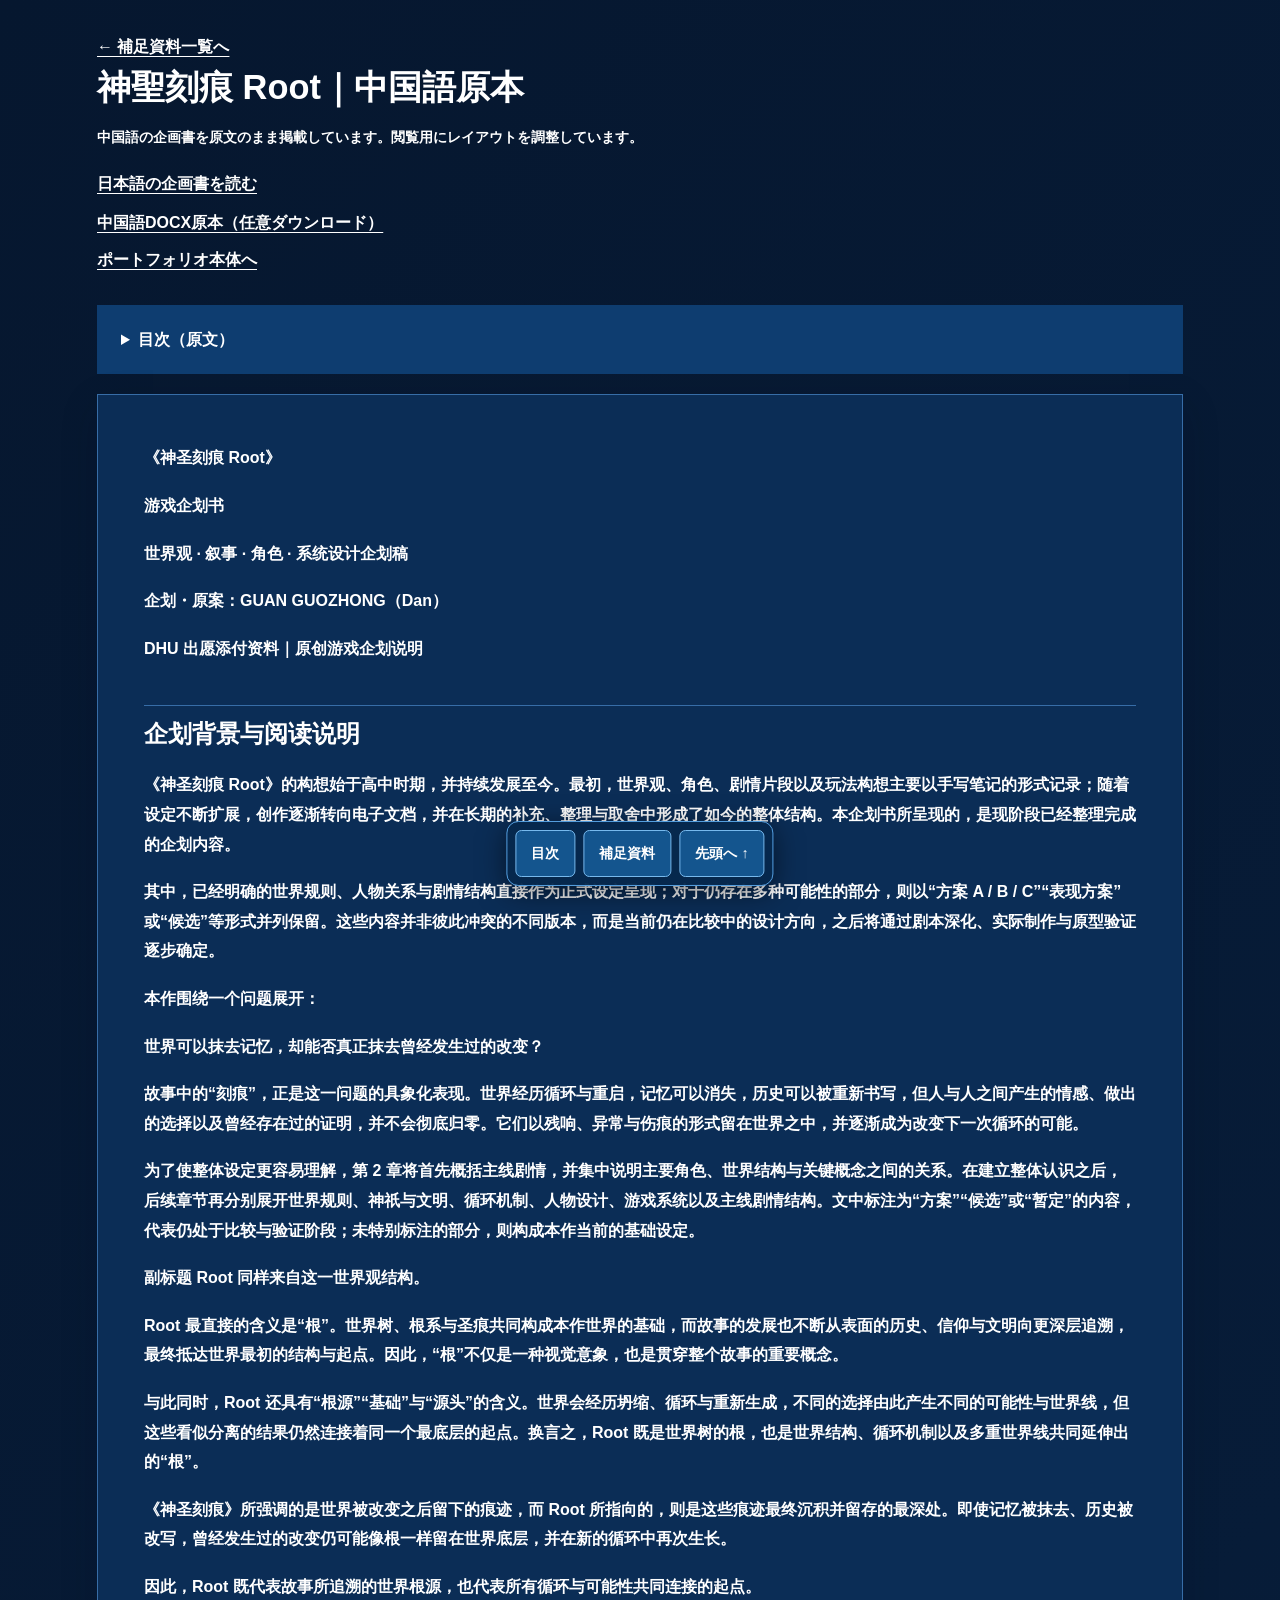
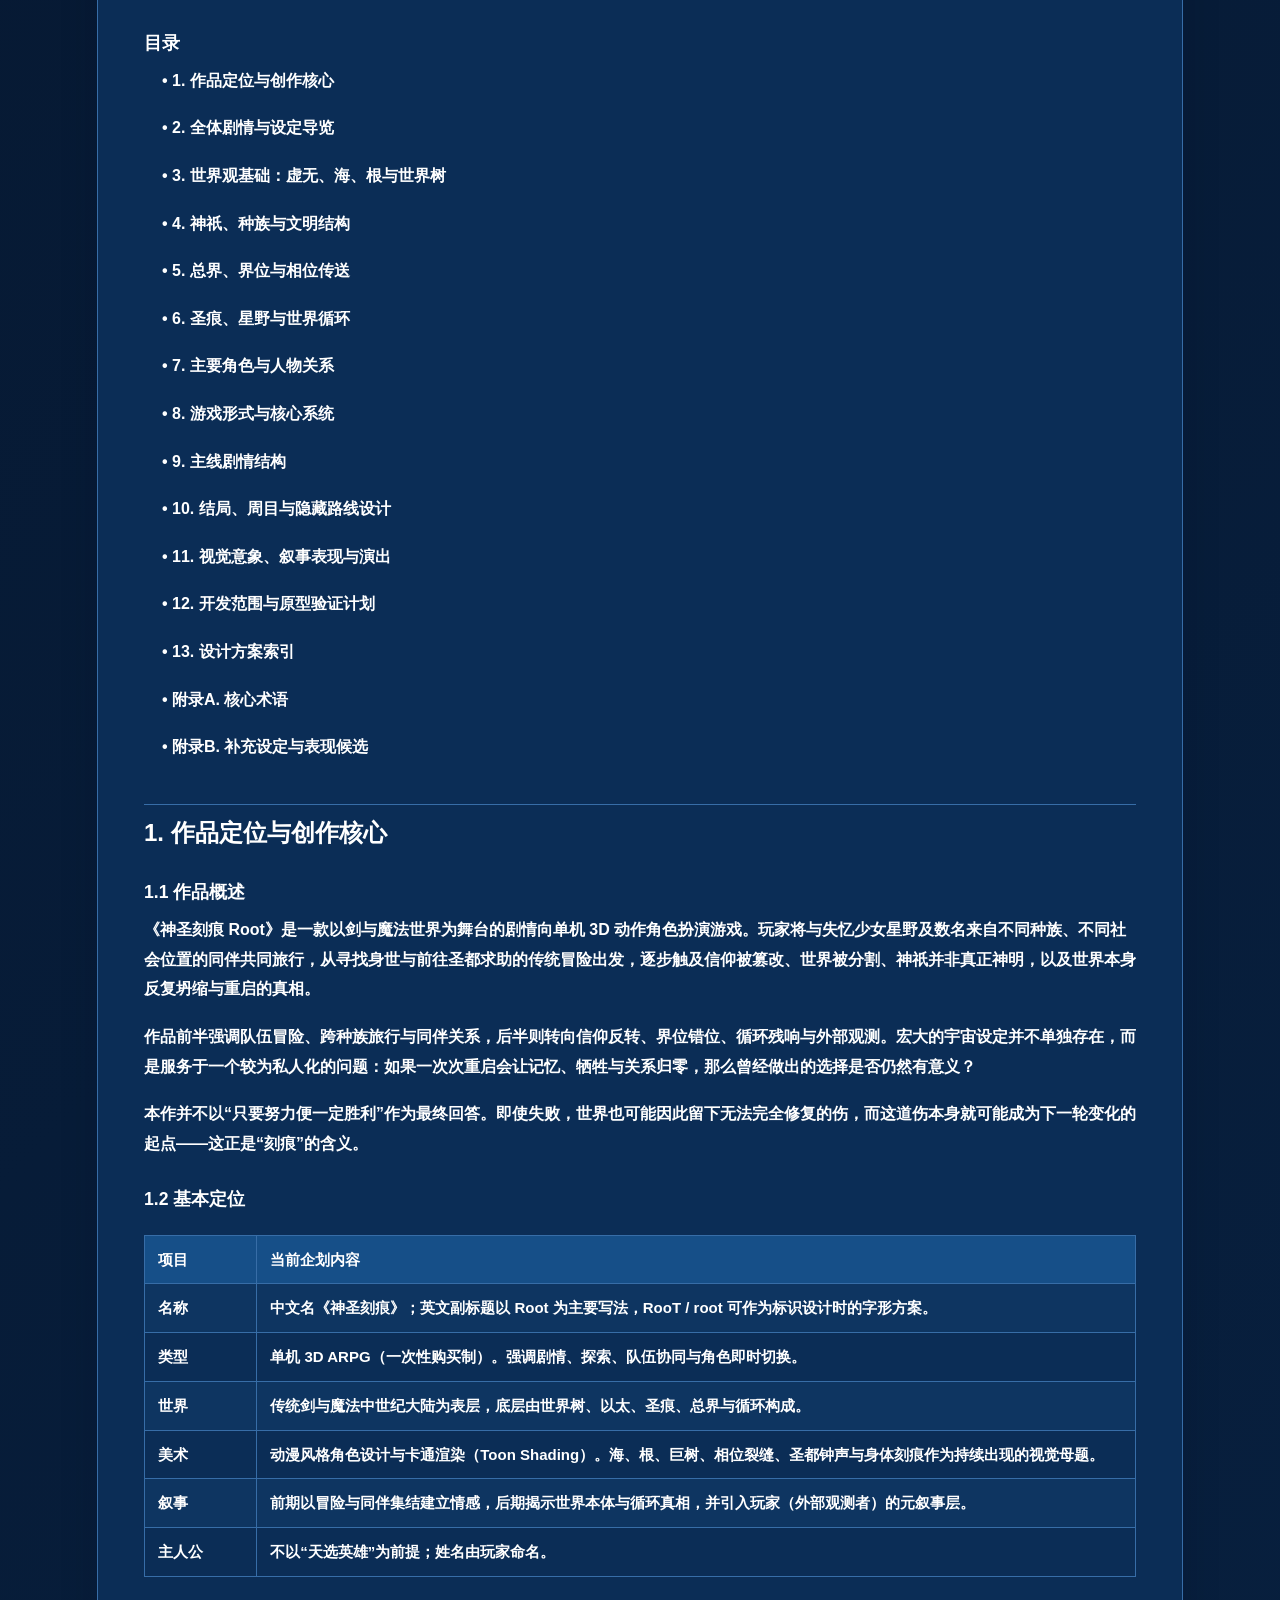
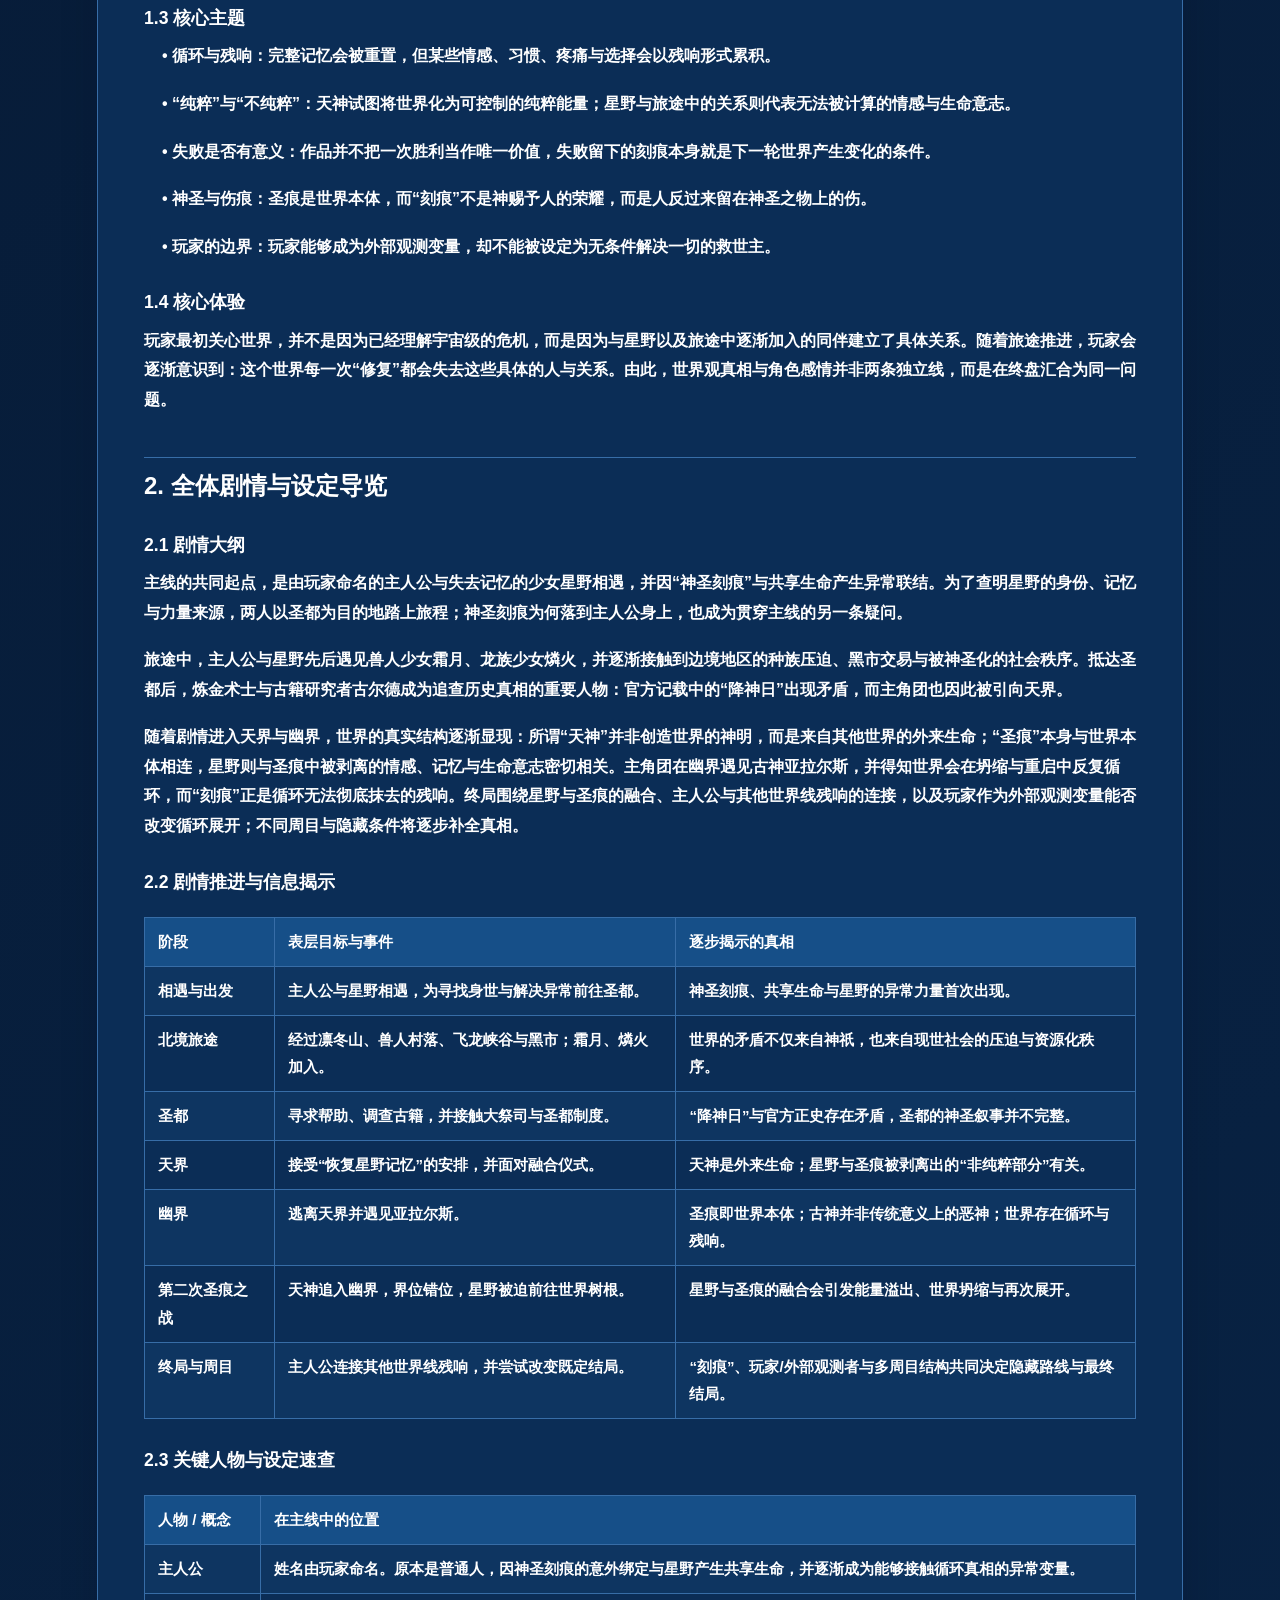
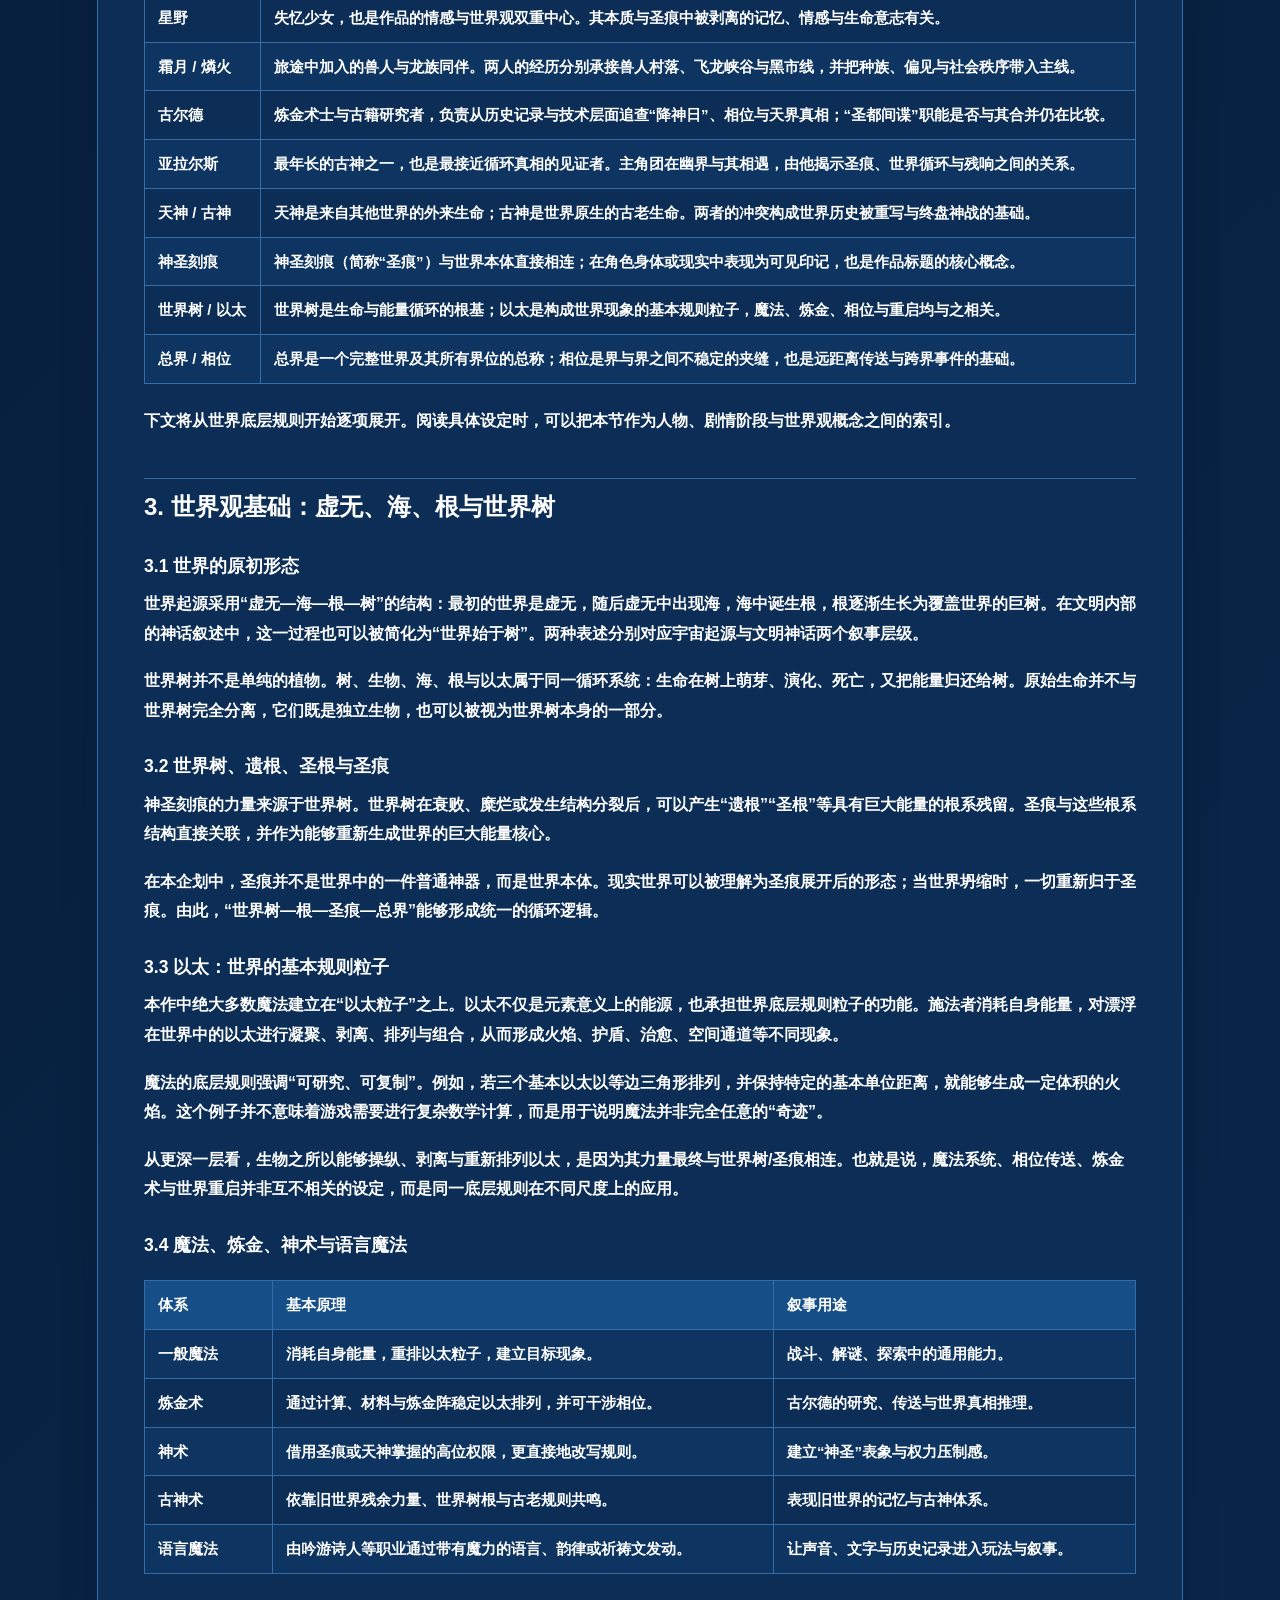
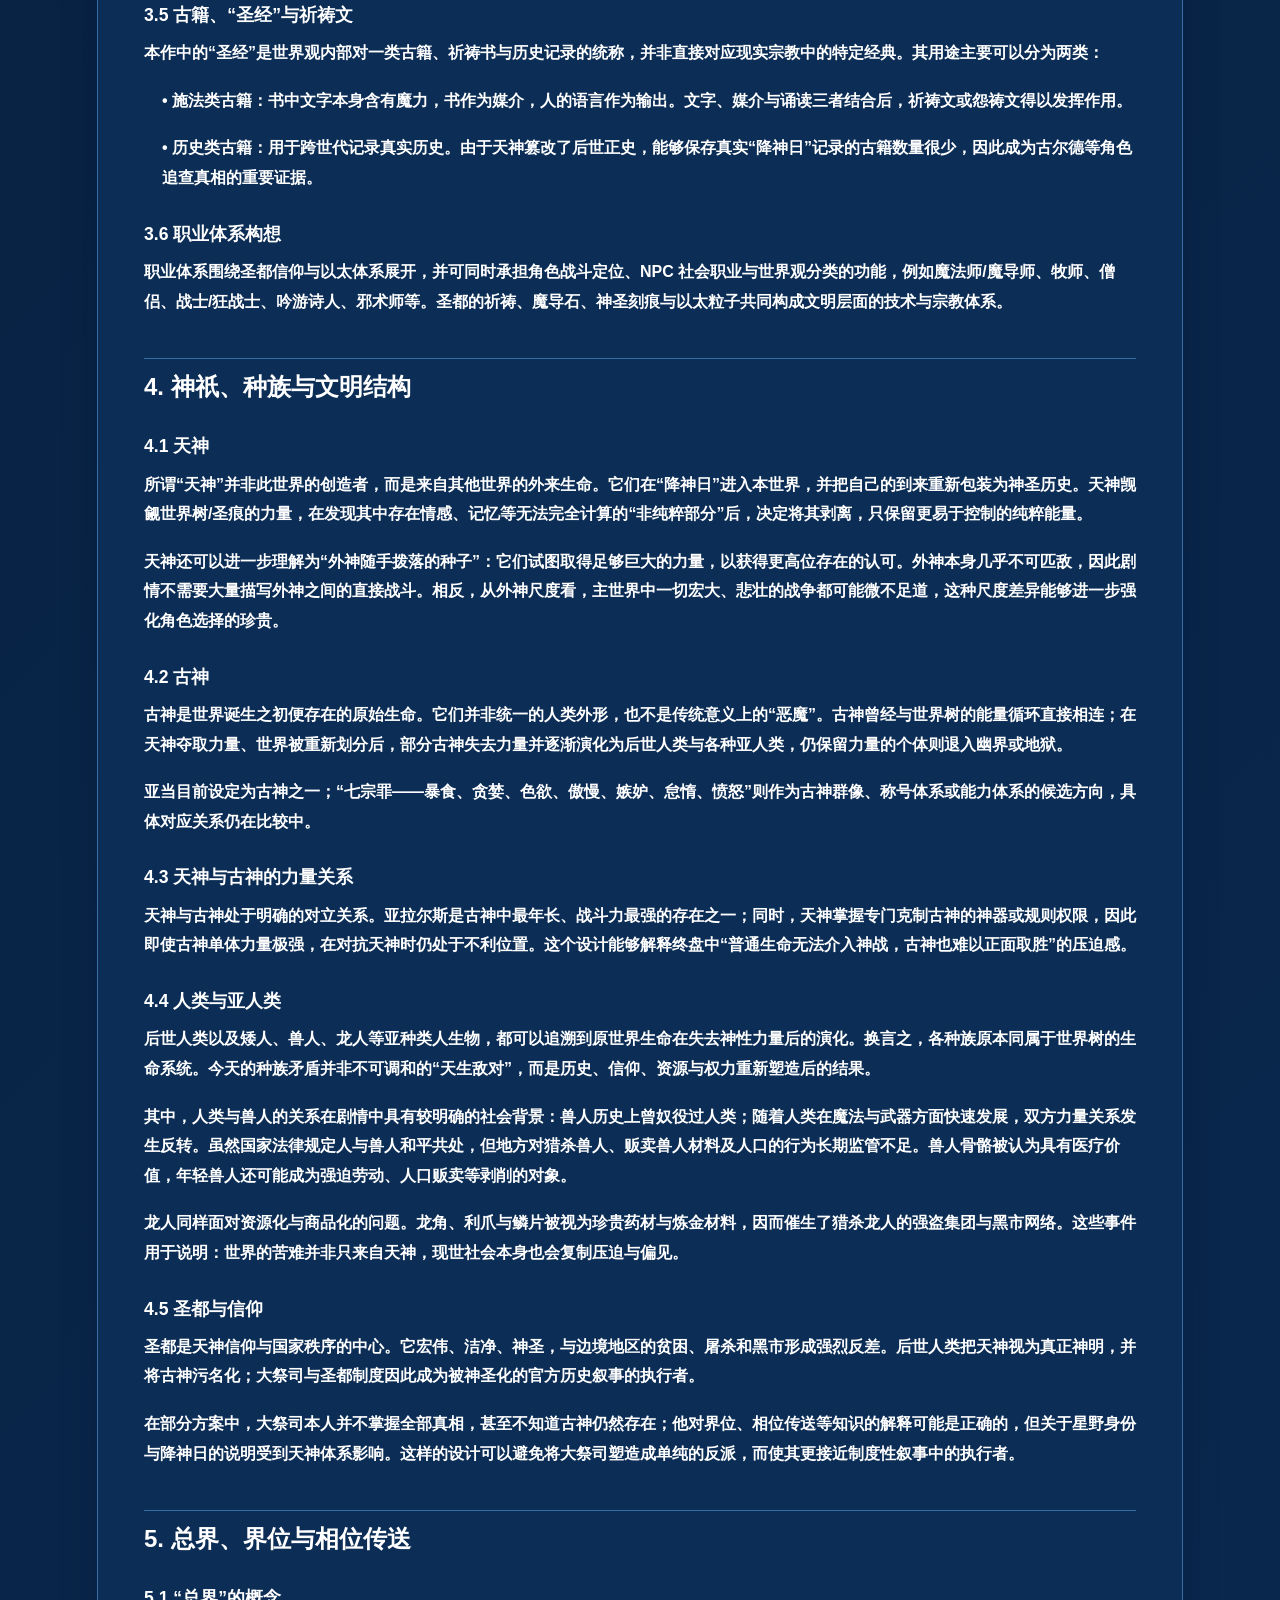
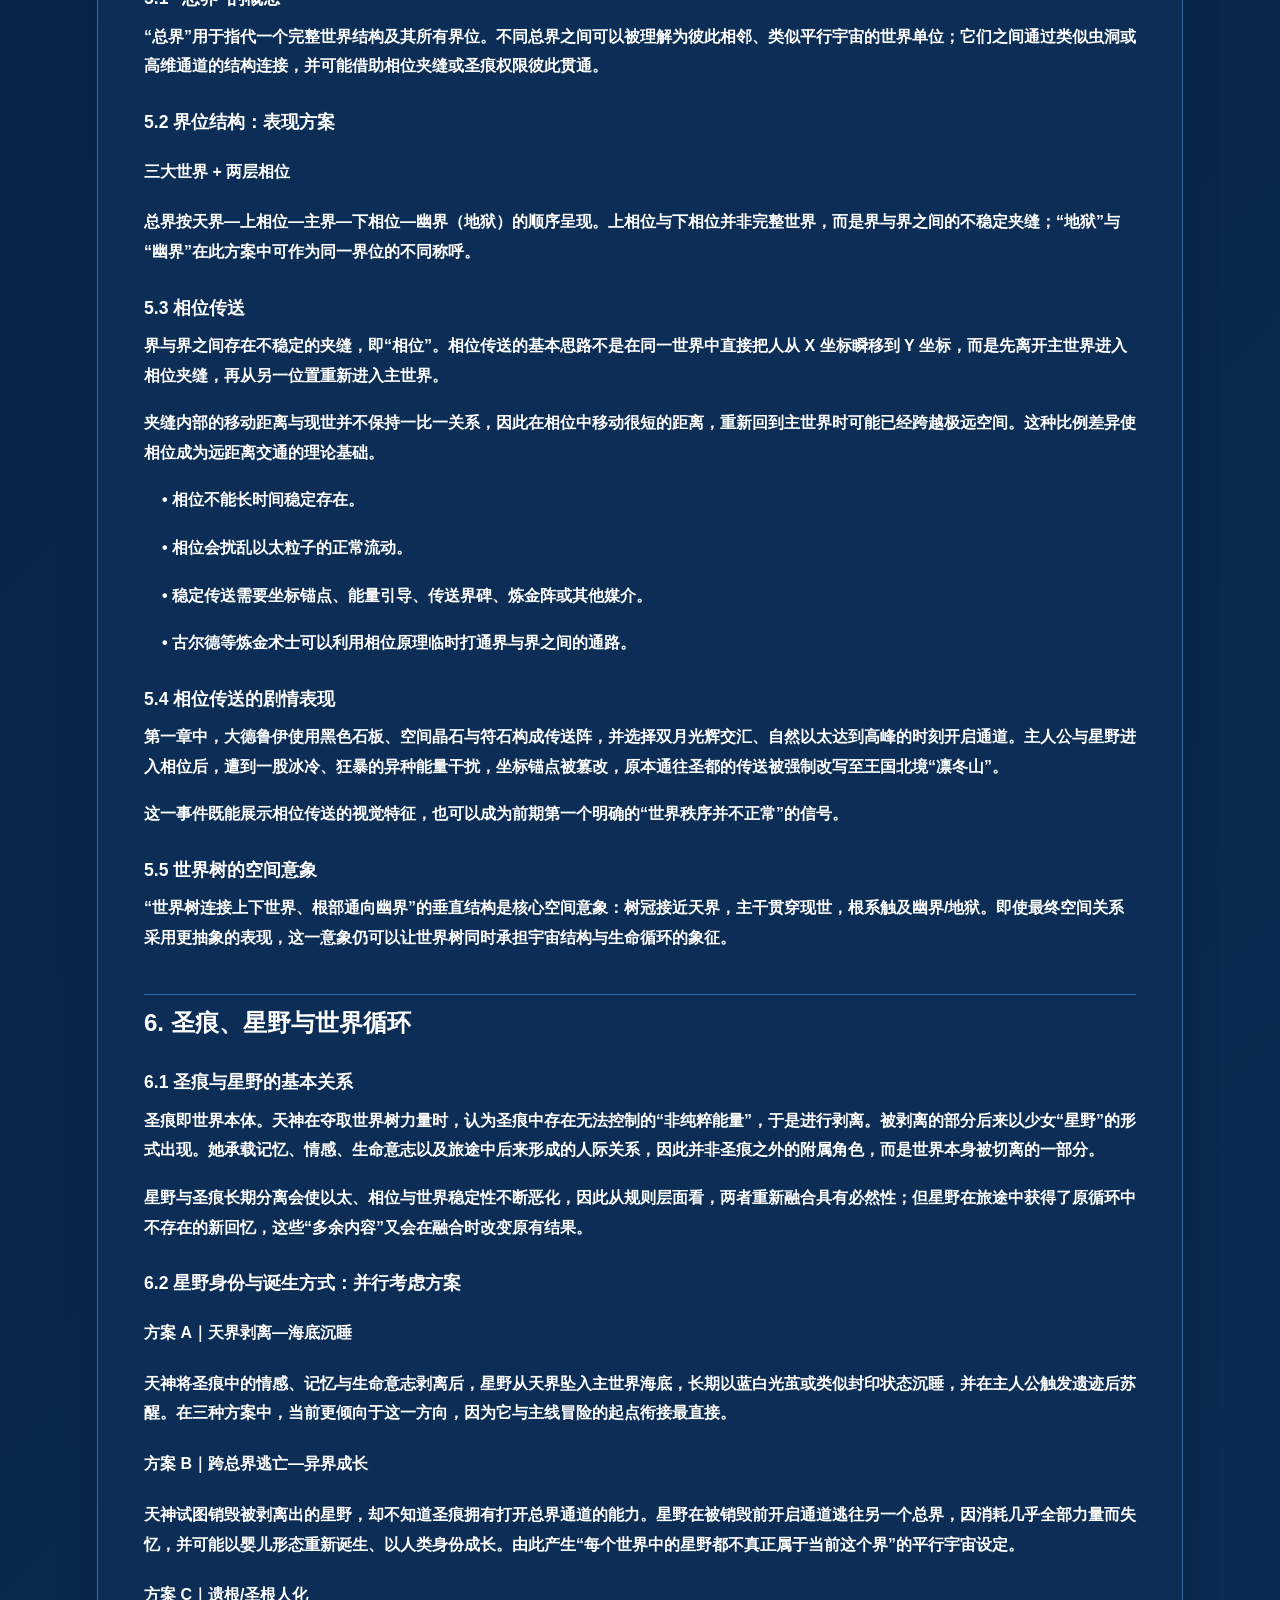
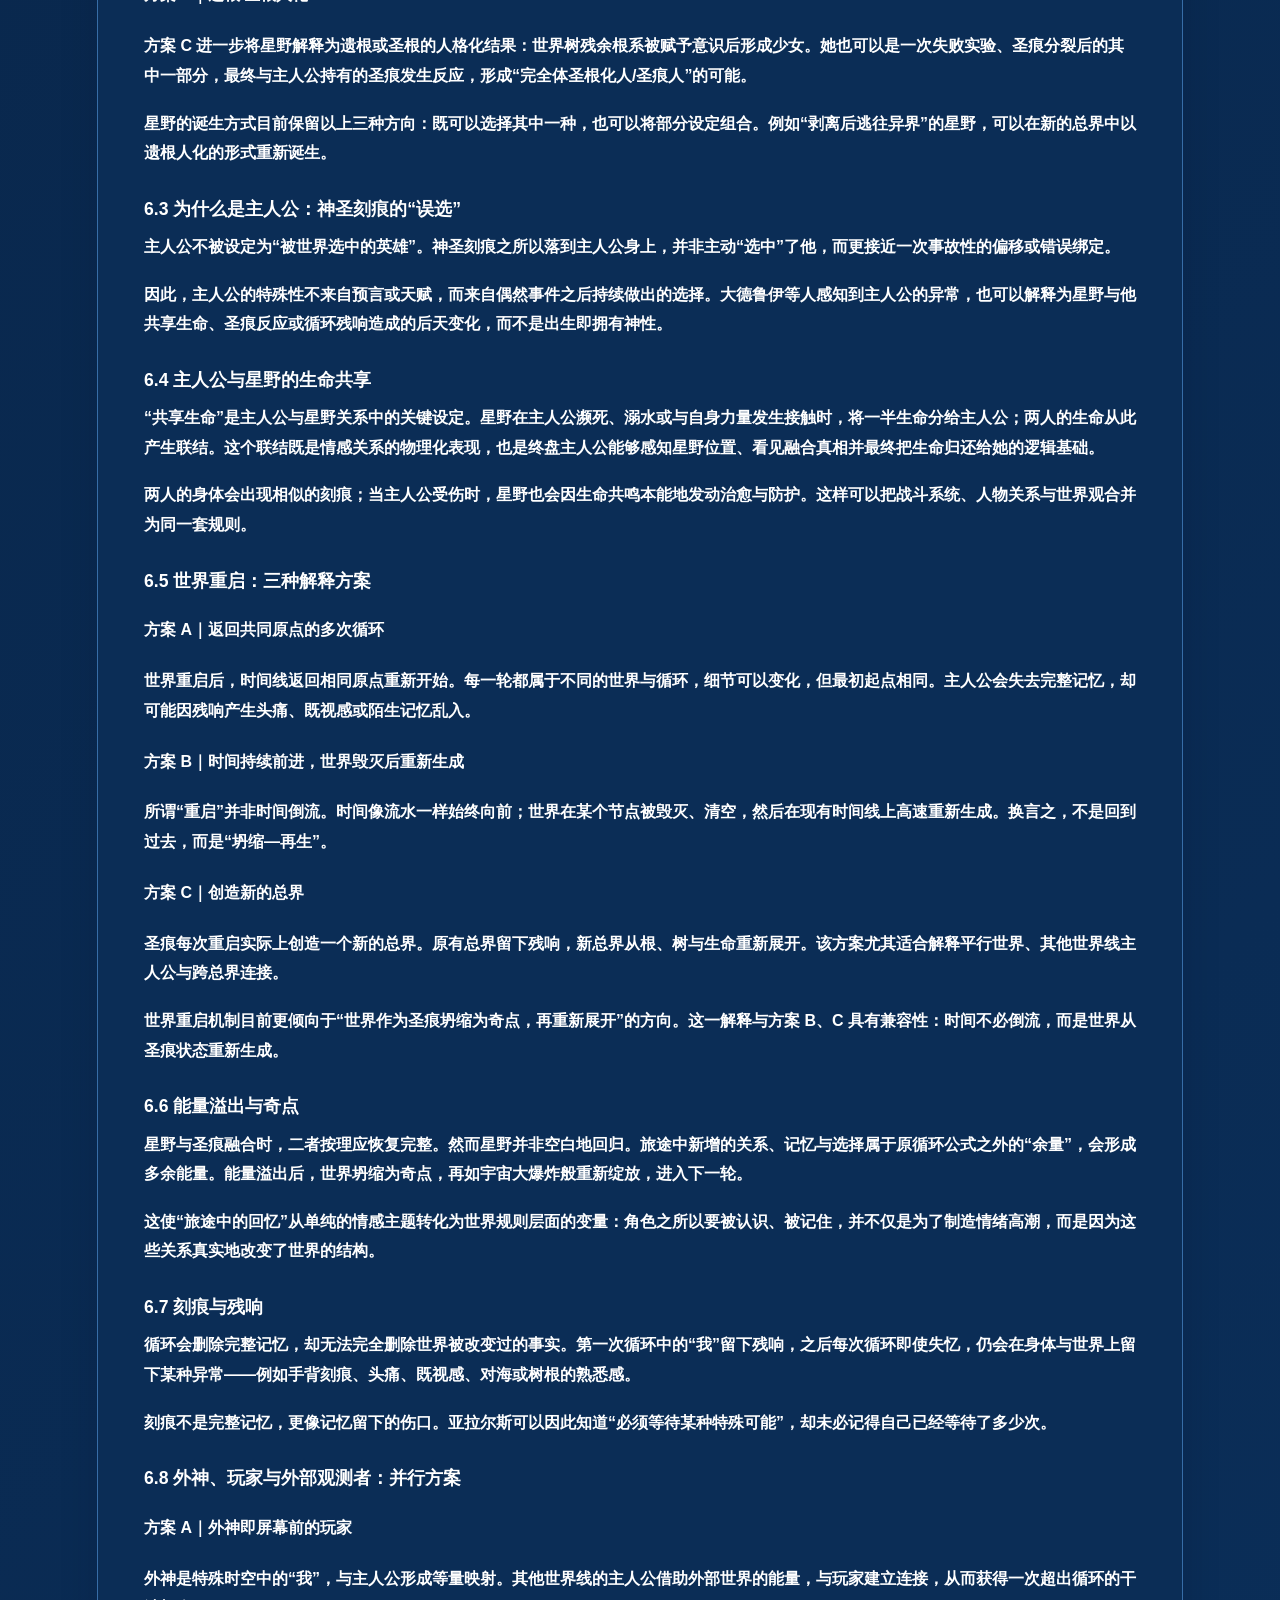
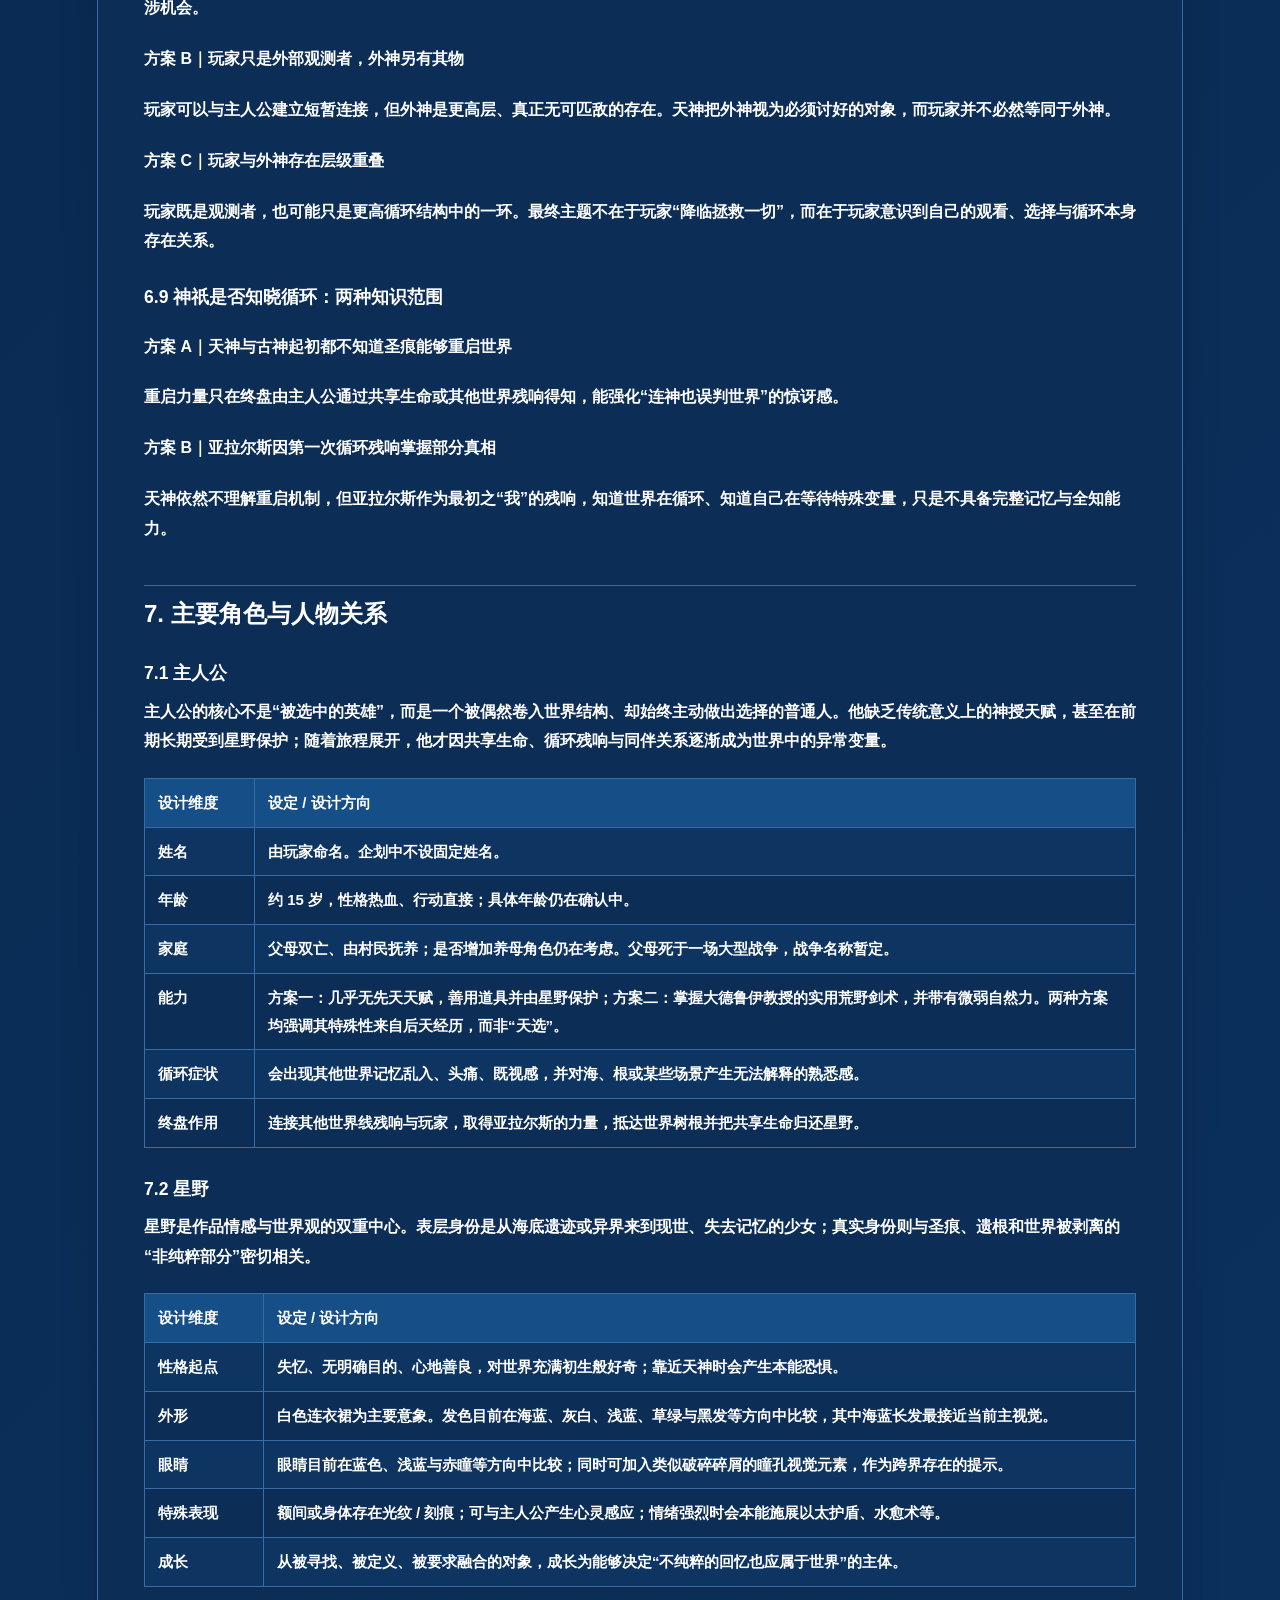
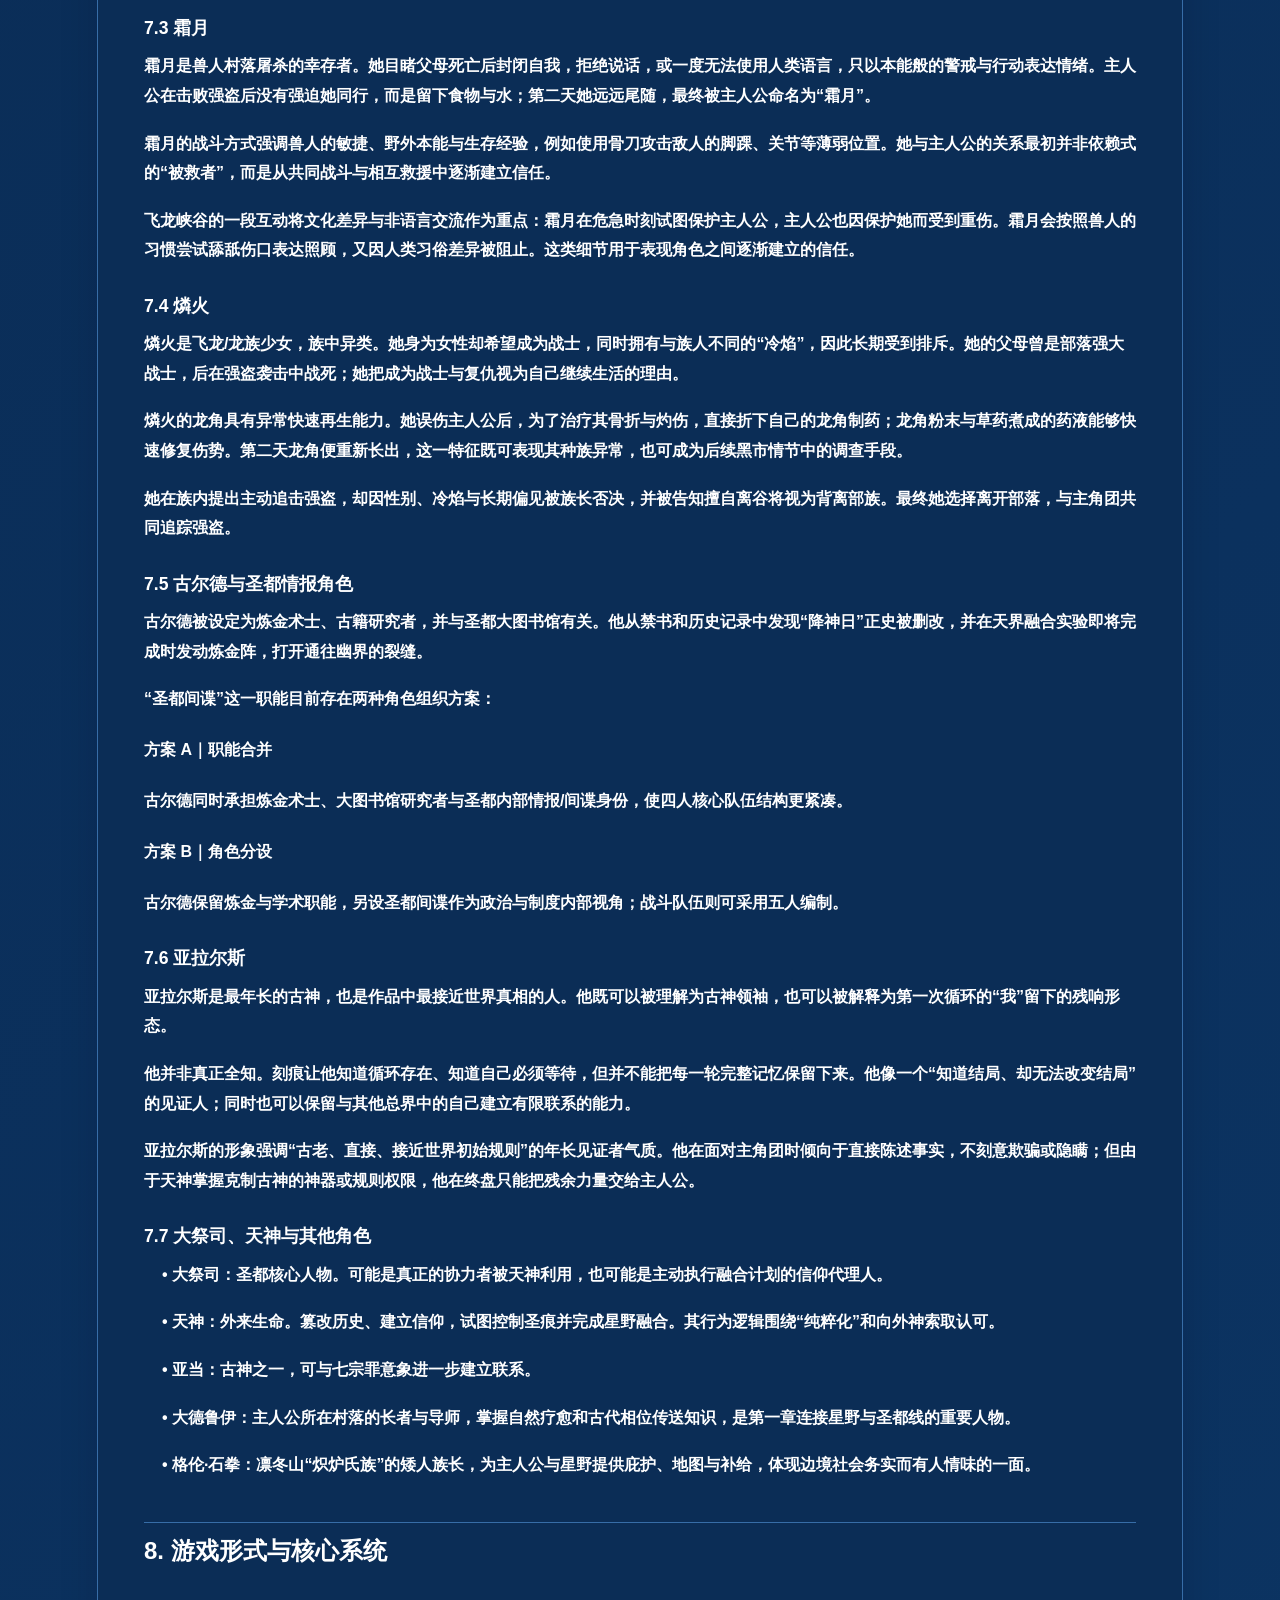
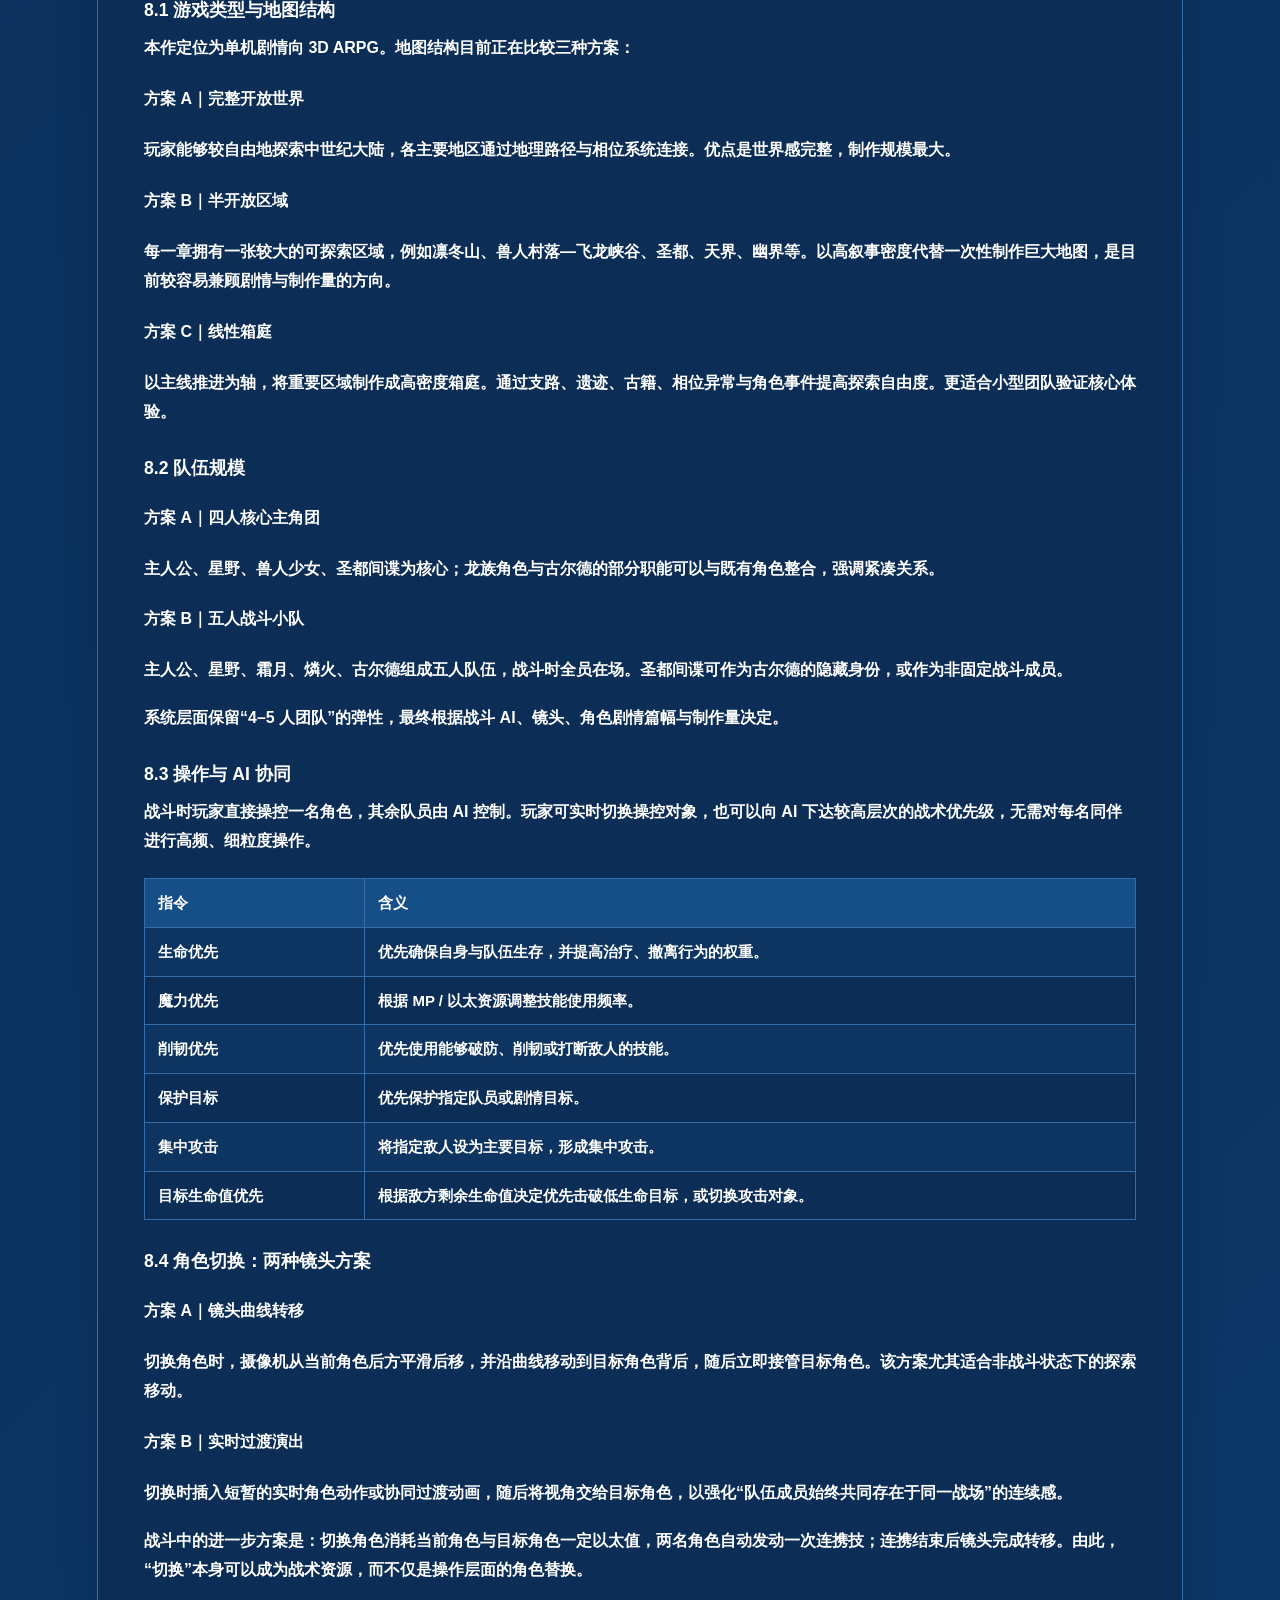
<file: reading/root-cn.html>
<!doctype html><html lang="ja"><head><meta charset="utf-8"><meta name="viewport" content="width=device-width,initial-scale=1"><title>神聖刻痕 Root｜中国語原本｜APPENDIX</title><link rel="stylesheet" href="../assets/style.css?v=review-v1"><link rel="stylesheet" href="../assets/reader.css?v=review-v1"><script src="../assets/reader.js?v=review-v1" defer></script></head><body id="top"><main class="reading"><header><a href="../index.html#projects">← 補足資料一覧へ</a><h1>神聖刻痕 Root｜中国語原本</h1><p class="meta">中国語の企画書を原文のまま掲載しています。閲覧用にレイアウトを調整しています。</p><div class="links"><a href="root.html">日本語の企画書を読む</a><a href="../documents/root-cn.docx">中国語DOCX原本（任意ダウンロード）</a></div><p><a href="../portfolio/index.html?v=over12-20260913">ポートフォリオ本体へ</a></p></header><details class="toc"><summary>目次（原文）</summary><ol><li><a href="#section-1">企划背景与阅读说明</a></li><li><a href="#section-3">1. 作品定位与创作核心</a></li><li><a href="#section-8">2. 全体剧情与设定导览</a></li><li><a href="#section-12">3. 世界观基础：虚无、海、根与世界树</a></li><li><a href="#section-19">4. 神祇、种族与文明结构</a></li><li><a href="#section-25">5. 总界、界位与相位传送</a></li><li><a href="#section-31">6. 圣痕、星野与世界循环</a></li><li><a href="#section-41">7. 主要角色与人物关系</a></li><li><a href="#section-49">8. 游戏形式与核心系统</a></li><li><a href="#section-56">9. 主线剧情结构</a></li><li><a href="#section-70">10. 结局、周目与隐藏路线设计</a></li><li><a href="#section-74">11. 视觉意象、叙事表现与演出</a></li><li><a href="#section-79">12. 开发范围与原型验证计划</a></li><li><a href="#section-83">13. 设计方案索引</a></li><li><a href="#section-84">附录 A｜核心术语</a></li><li><a href="#section-85">附录 B｜补充设定与表现候选</a></li></ol></details><article lang="zh-CN"><p><strong>《神圣刻痕 Root》</strong></p><p><strong>游戏企划书</strong></p><p>世界观 · 叙事 · 角色 · 系统设计企划稿</p><p><strong>企划・原案：</strong><strong>GUAN GUOZHONG</strong><strong>（Dan）</strong></p><p>DHU 出愿添付资料｜原创游戏企划说明</p><h2 id="section-1">企划背景与阅读说明</h2><p>《神圣刻痕 Root》的构想始于高中时期，并持续发展至今。最初，世界观、角色、剧情片段以及玩法构想主要以手写笔记的形式记录；随着设定不断扩展，创作逐渐转向电子文档，并在长期的补充、整理与取舍中形成了如今的整体结构。本企划书所呈现的，是现阶段已经整理完成的企划内容。</p><p>其中，已经明确的世界规则、人物关系与剧情结构直接作为正式设定呈现；对于仍存在多种可能性的部分，则以“方案 A / B / C”“表现方案”或“候选”等形式并列保留。这些内容并非彼此冲突的不同版本，而是当前仍在比较中的设计方向，之后将通过剧本深化、实际制作与原型验证逐步确定。</p><p>本作围绕一个问题展开：</p><p><strong>世界可以抹去记忆，却能否真正抹去曾经发生过的改变？</strong></p><p>故事中的“刻痕”，正是这一问题的具象化表现。世界经历循环与重启，记忆可以消失，历史可以被重新书写，但人与人之间产生的情感、做出的选择以及曾经存在过的证明，并不会彻底归零。它们以残响、异常与伤痕的形式留在世界之中，并逐渐成为改变下一次循环的可能。</p><p>为了使整体设定更容易理解，第 2 章将首先概括主线剧情，并集中说明主要角色、世界结构与关键概念之间的关系。在建立整体认识之后，后续章节再分别展开世界规则、神祇与文明、循环机制、人物设计、游戏系统以及主线剧情结构。文中标注为“方案”“候选”或“暂定”的内容，代表仍处于比较与验证阶段；未特别标注的部分，则构成本作当前的基础设定。</p><p>副标题 <strong>Root</strong> 同样来自这一世界观结构。</p><p>Root 最直接的含义是“根”。世界树、根系与圣痕共同构成本作世界的基础，而故事的发展也不断从表面的历史、信仰与文明向更深层追溯，最终抵达世界最初的结构与起点。因此，“根”不仅是一种视觉意象，也是贯穿整个故事的重要概念。</p><p>与此同时，Root 还具有“根源”“基础”与“源头”的含义。世界会经历坍缩、循环与重新生成，不同的选择由此产生不同的可能性与世界线，但这些看似分离的结果仍然连接着同一个最底层的起点。换言之，Root 既是世界树的根，也是世界结构、循环机制以及多重世界线共同延伸出的“根”。</p><p>《神圣刻痕》所强调的是世界被改变之后留下的痕迹，而 <strong>Root</strong> 所指向的，则是这些痕迹最终沉积并留存的最深处。即使记忆被抹去、历史被改写，曾经发生过的改变仍可能像根一样留在世界底层，并在新的循环中再次生长。</p><p>因此，<strong>Root </strong><strong>既代表故事所追溯的世界根源，也代表所有循环与可能性共同连接的起点。</strong></p><h3 id="section-2">目录</h3><p class="bullet"><strong>• </strong>1. 作品定位与创作核心</p><p class="bullet">• 2. 全体剧情与设定导览</p><p class="bullet">• 3. 世界观基础：虚无、海、根与世界树</p><p class="bullet">• 4. 神祇、种族与文明结构</p><p class="bullet">• 5. 总界、界位与相位传送</p><p class="bullet">• 6. 圣痕、星野与世界循环</p><p class="bullet">• 7. 主要角色与人物关系</p><p class="bullet">• 8. 游戏形式与核心系统</p><p class="bullet">• 9. 主线剧情结构</p><p class="bullet">• 10. 结局、周目与隐藏路线设计</p><p class="bullet">• 11. 视觉意象、叙事表现与演出</p><p class="bullet">• 12. 开发范围与原型验证计划</p><p class="bullet">• 13. 设计方案索引</p><p class="bullet"><strong>• </strong>附录A. 核心术语</p><p class="bullet">• 附录B. 补充设定与表现候选</p><h2 id="section-3">1. 作品定位与创作核心</h2><h3 id="section-4">1.1 作品概述</h3><p>《神圣刻痕 Root》是一款以剑与魔法世界为舞台的剧情向单机 3D 动作角色扮演游戏。玩家将与失忆少女星野及数名来自不同种族、不同社会位置的同伴共同旅行，从寻找身世与前往圣都求助的传统冒险出发，逐步触及信仰被篡改、世界被分割、神祇并非真正神明，以及世界本身反复坍缩与重启的真相。</p><p>作品前半强调队伍冒险、跨种族旅行与同伴关系，后半则转向信仰反转、界位错位、循环残响与外部观测。宏大的宇宙设定并不单独存在，而是服务于一个较为私人化的问题：如果一次次重启会让记忆、牺牲与关系归零，那么曾经做出的选择是否仍然有意义？</p><p>本作并不以“只要努力便一定胜利”作为最终回答。即使失败，世界也可能因此留下无法完全修复的伤，而这道伤本身就可能成为下一轮变化的起点——这正是“刻痕”的含义。</p><h3 id="section-5">1.2 基本定位</h3><div class="table-wrap"><table><tr><th><p><strong>项目</strong></p></th><th><p><strong>当前企划内容</strong></p></th></tr><tr><td><p>名称</p></td><td><p>中文名《神圣刻痕》；英文副标题以 Root 为主要写法，RooT / root 可作为标识设计时的字形方案。</p></td></tr><tr><td><p>类型</p></td><td><p>单机 3D ARPG（一次性购买制）。强调剧情、探索、队伍协同与角色即时切换。</p></td></tr><tr><td><p>世界</p></td><td><p>传统剑与魔法中世纪大陆为表层，底层由世界树、以太、圣痕、总界与循环构成。</p></td></tr><tr><td><p>美术</p></td><td><p>动漫风格角色设计与卡通渲染（Toon Shading）。海、根、巨树、相位裂缝、圣都钟声与身体刻痕作为持续出现的视觉母题。</p></td></tr><tr><td><p>叙事</p></td><td><p>前期以冒险与同伴集结建立情感，后期揭示世界本体与循环真相，并引入玩家（外部观测者）的元叙事层。</p></td></tr><tr><td><p>主人公</p></td><td><p>不以“天选英雄”为前提；姓名由玩家命名。</p></td></tr></table></div><h3 id="section-6">1.3 核心主题</h3><p class="bullet"><strong>• </strong>循环与残响：完整记忆会被重置，但某些情感、习惯、疼痛与选择会以残响形式累积。</p><p class="bullet"><strong>• </strong>“纯粹”与“不纯粹”：天神试图将世界化为可控制的纯粹能量；星野与旅途中的关系则代表无法被计算的情感与生命意志。</p><p class="bullet"><strong>• </strong>失败是否有意义：作品并不把一次胜利当作唯一价值，失败留下的刻痕本身就是下一轮世界产生变化的条件。</p><p class="bullet"><strong>• </strong>神圣与伤痕：圣痕是世界本体，而“刻痕”不是神赐予人的荣耀，而是人反过来留在神圣之物上的伤。</p><p class="bullet"><strong>• </strong>玩家的边界：玩家能够成为外部观测变量，却不能被设定为无条件解决一切的救世主。</p><h3 id="section-7">1.4 核心体验</h3><p>玩家最初关心世界，并不是因为已经理解宇宙级的危机，而是因为与星野以及旅途中逐渐加入的同伴建立了具体关系。随着旅途推进，玩家会逐渐意识到：这个世界每一次“修复”都会失去这些具体的人与关系。由此，世界观真相与角色感情并非两条独立线，而是在终盘汇合为同一问题。</p><h2 id="section-8">2. 全体剧情与设定导览</h2><h3 id="section-9">2.1 剧情大纲</h3><p>主线的共同起点，是由玩家命名的主人公与失去记忆的少女星野相遇，并因“神圣刻痕”与共享生命产生异常联结。为了查明星野的身份、记忆与力量来源，两人以圣都为目的地踏上旅程；神圣刻痕为何落到主人公身上，也成为贯穿主线的另一条疑问。</p><p>旅途中，主人公与星野先后遇见兽人少女霜月、龙族少女燐火，并逐渐接触到边境地区的种族压迫、黑市交易与被神圣化的社会秩序。抵达圣都后，炼金术士与古籍研究者古尔德成为追查历史真相的重要人物：官方记载中的“降神日”出现矛盾，而主角团也因此被引向天界。</p><p>随着剧情进入天界与幽界，世界的真实结构逐渐显现：所谓“天神”并非创造世界的神明，而是来自其他世界的外来生命；“圣痕”本身与世界本体相连，星野则与圣痕中被剥离的情感、记忆与生命意志密切相关。主角团在幽界遇见古神亚拉尔斯，并得知世界会在坍缩与重启中反复循环，而“刻痕”正是循环无法彻底抹去的残响。终局围绕星野与圣痕的融合、主人公与其他世界线残响的连接，以及玩家作为外部观测变量能否改变循环展开；不同周目与隐藏条件将逐步补全真相。</p><h3 id="section-10">2.2 剧情推进与信息揭示</h3><div class="table-wrap"><table><tr><th><p><strong>阶段</strong></p></th><th><p><strong>表层目标与事件</strong></p></th><th><p><strong>逐步揭示的真相</strong></p></th></tr><tr><td><p>相遇与出发</p></td><td><p>主人公与星野相遇，为寻找身世与解决异常前往圣都。</p></td><td><p>神圣刻痕、共享生命与星野的异常力量首次出现。</p></td></tr><tr><td><p>北境旅途</p></td><td><p>经过凛冬山、兽人村落、飞龙峡谷与黑市；霜月、燐火加入。</p></td><td><p>世界的矛盾不仅来自神祇，也来自现世社会的压迫与资源化秩序。</p></td></tr><tr><td><p>圣都</p></td><td><p>寻求帮助、调查古籍，并接触大祭司与圣都制度。</p></td><td><p>“降神日”与官方正史存在矛盾，圣都的神圣叙事并不完整。</p></td></tr><tr><td><p>天界</p></td><td><p>接受“恢复星野记忆”的安排，并面对融合仪式。</p></td><td><p>天神是外来生命；星野与圣痕被剥离出的“非纯粹部分”有关。</p></td></tr><tr><td><p>幽界</p></td><td><p>逃离天界并遇见亚拉尔斯。</p></td><td><p>圣痕即世界本体；古神并非传统意义上的恶神；世界存在循环与残响。</p></td></tr><tr><td><p>第二次圣痕之战</p></td><td><p>天神追入幽界，界位错位，星野被迫前往世界树根。</p></td><td><p>星野与圣痕的融合会引发能量溢出、世界坍缩与再次展开。</p></td></tr><tr><td><p>终局与周目</p></td><td><p>主人公连接其他世界线残响，并尝试改变既定结局。</p></td><td><p>“刻痕”、玩家/外部观测者与多周目结构共同决定隐藏路线与最终结局。</p></td></tr></table></div><h3 id="section-11">2.3 关键人物与设定速查</h3><div class="table-wrap"><table><tr><th><p><strong>人物 / 概念</strong></p></th><th><p><strong>在主线中的位置</strong></p></th></tr><tr><td><p>主人公</p></td><td><p>姓名由玩家命名。原本是普通人，因神圣刻痕的意外绑定与星野产生共享生命，并逐渐成为能够接触循环真相的异常变量。</p></td></tr><tr><td><p>星野</p></td><td><p>失忆少女，也是作品的情感与世界观双重中心。其本质与圣痕中被剥离的记忆、情感与生命意志有关。</p></td></tr><tr><td><p>霜月 / 燐火</p></td><td><p>旅途中加入的兽人与龙族同伴。两人的经历分别承接兽人村落、飞龙峡谷与黑市线，并把种族、偏见与社会秩序带入主线。</p></td></tr><tr><td><p>古尔德</p></td><td><p>炼金术士与古籍研究者，负责从历史记录与技术层面追查“降神日”、相位与天界真相；“圣都间谍”职能是否与其合并仍在比较。</p></td></tr><tr><td><p>亚拉尔斯</p></td><td><p>最年长的古神之一，也是最接近循环真相的见证者。主角团在幽界与其相遇，由他揭示圣痕、世界循环与残响之间的关系。</p></td></tr><tr><td><p>天神 / 古神</p></td><td><p>天神是来自其他世界的外来生命；古神是世界原生的古老生命。两者的冲突构成世界历史被重写与终盘神战的基础。</p></td></tr><tr><td><p>神圣刻痕</p></td><td><p>神圣刻痕（简称“圣痕”）与世界本体直接相连；在角色身体或现实中表现为可见印记，也是作品标题的核心概念。</p></td></tr><tr><td><p>世界树 / 以太</p></td><td><p>世界树是生命与能量循环的根基；以太是构成世界现象的基本规则粒子，魔法、炼金、相位与重启均与之相关。</p></td></tr><tr><td><p>总界 / 相位</p></td><td><p>总界是一个完整世界及其所有界位的总称；相位是界与界之间不稳定的夹缝，也是远距离传送与跨界事件的基础。</p></td></tr></table></div><p>下文将从世界底层规则开始逐项展开。阅读具体设定时，可以把本节作为人物、剧情阶段与世界观概念之间的索引。</p><h2 id="section-12">3. 世界观基础：虚无、海、根与世界树</h2><h3 id="section-13">3.1 世界的原初形态</h3><p>世界起源采用“虚无—海—根—树”的结构：最初的世界是虚无，随后虚无中出现海，海中诞生根，根逐渐生长为覆盖世界的巨树。在文明内部的神话叙述中，这一过程也可以被简化为“世界始于树”。两种表述分别对应宇宙起源与文明神话两个叙事层级。</p><p>世界树并不是单纯的植物。树、生物、海、根与以太属于同一循环系统：生命在树上萌芽、演化、死亡，又把能量归还给树。原始生命并不与世界树完全分离，它们既是独立生物，也可以被视为世界树本身的一部分。</p><h3 id="section-14">3.2 世界树、遗根、圣根与圣痕</h3><p>神圣刻痕的力量来源于世界树。世界树在衰败、糜烂或发生结构分裂后，可以产生“遗根”“圣根”等具有巨大能量的根系残留。圣痕与这些根系结构直接关联，并作为能够重新生成世界的巨大能量核心。</p><p>在本企划中，圣痕并不是世界中的一件普通神器，而是世界本体。现实世界可以被理解为圣痕展开后的形态；当世界坍缩时，一切重新归于圣痕。由此，“世界树—根—圣痕—总界”能够形成统一的循环逻辑。</p><h3 id="section-15">3.3 以太：世界的基本规则粒子</h3><p>本作中绝大多数魔法建立在“以太粒子”之上。以太不仅是元素意义上的能源，也承担世界底层规则粒子的功能。施法者消耗自身能量，对漂浮在世界中的以太进行凝聚、剥离、排列与组合，从而形成火焰、护盾、治愈、空间通道等不同现象。</p><p>魔法的底层规则强调“可研究、可复制”。例如，若三个基本以太以等边三角形排列，并保持特定的基本单位距离，就能够生成一定体积的火焰。这个例子并不意味着游戏需要进行复杂数学计算，而是用于说明魔法并非完全任意的“奇迹”。</p><p>从更深一层看，生物之所以能够操纵、剥离与重新排列以太，是因为其力量最终与世界树/圣痕相连。也就是说，魔法系统、相位传送、炼金术与世界重启并非互不相关的设定，而是同一底层规则在不同尺度上的应用。</p><h3 id="section-16">3.4 魔法、炼金、神术与语言魔法</h3><div class="table-wrap"><table><tr><th><p><strong>体系</strong></p></th><th><p><strong>基本原理</strong></p></th><th><p><strong>叙事用途</strong></p></th></tr><tr><td><p>一般魔法</p></td><td><p>消耗自身能量，重排以太粒子，建立目标现象。</p></td><td><p>战斗、解谜、探索中的通用能力。</p></td></tr><tr><td><p>炼金术</p></td><td><p>通过计算、材料与炼金阵稳定以太排列，并可干涉相位。</p></td><td><p>古尔德的研究、传送与世界真相推理。</p></td></tr><tr><td><p>神术</p></td><td><p>借用圣痕或天神掌握的高位权限，更直接地改写规则。</p></td><td><p>建立“神圣”表象与权力压制感。</p></td></tr><tr><td><p>古神术</p></td><td><p>依靠旧世界残余力量、世界树根与古老规则共鸣。</p></td><td><p>表现旧世界的记忆与古神体系。</p></td></tr><tr><td><p>语言魔法</p></td><td><p>由吟游诗人等职业通过带有魔力的语言、韵律或祈祷文发动。</p></td><td><p>让声音、文字与历史记录进入玩法与叙事。</p></td></tr></table></div><h3 id="section-17">3.5 古籍、“圣经”与祈祷文</h3><p>本作中的“圣经”是世界观内部对一类古籍、祈祷书与历史记录的统称，并非直接对应现实宗教中的特定经典。其用途主要可以分为两类：</p><p class="bullet"><strong>• </strong>施法类古籍：书中文字本身含有魔力，书作为媒介，人的语言作为输出。文字、媒介与诵读三者结合后，祈祷文或怨祷文得以发挥作用。</p><p class="bullet"><strong>• </strong>历史类古籍：用于跨世代记录真实历史。由于天神篡改了后世正史，能够保存真实“降神日”记录的古籍数量很少，因此成为古尔德等角色追查真相的重要证据。</p><h3 id="section-18">3.6 职业体系构想</h3><p>职业体系围绕圣都信仰与以太体系展开，并可同时承担角色战斗定位、NPC 社会职业与世界观分类的功能，例如魔法师/魔导师、牧师、僧侣、战士/狂战士、吟游诗人、邪术师等。圣都的祈祷、魔导石、神圣刻痕与以太粒子共同构成文明层面的技术与宗教体系。</p><h2 id="section-19">4. 神祇、种族与文明结构</h2><h3 id="section-20">4.1 天神</h3><p>所谓“天神”并非此世界的创造者，而是来自其他世界的外来生命。它们在“降神日”进入本世界，并把自己的到来重新包装为神圣历史。天神觊觎世界树/圣痕的力量，在发现其中存在情感、记忆等无法完全计算的“非纯粹部分”后，决定将其剥离，只保留更易于控制的纯粹能量。</p><p>天神还可以进一步理解为“外神随手拨落的种子”：它们试图取得足够巨大的力量，以获得更高位存在的认可。外神本身几乎不可匹敌，因此剧情不需要大量描写外神之间的直接战斗。相反，从外神尺度看，主世界中一切宏大、悲壮的战争都可能微不足道，这种尺度差异能够进一步强化角色选择的珍贵。</p><h3 id="section-21">4.2 古神</h3><p>古神是世界诞生之初便存在的原始生命。它们并非统一的人类外形，也不是传统意义上的“恶魔”。古神曾经与世界树的能量循环直接相连；在天神夺取力量、世界被重新划分后，部分古神失去力量并逐渐演化为后世人类与各种亚人类，仍保留力量的个体则退入幽界或地狱。</p><p>亚当目前设定为古神之一；“七宗罪——暴食、贪婪、色欲、傲慢、嫉妒、怠惰、愤怒”则作为古神群像、称号体系或能力体系的候选方向，具体对应关系仍在比较中。</p><h3 id="section-22">4.3 天神与古神的力量关系</h3><p>天神与古神处于明确的对立关系。亚拉尔斯是古神中最年长、战斗力最强的存在之一；同时，天神掌握专门克制古神的神器或规则权限，因此即使古神单体力量极强，在对抗天神时仍处于不利位置。这个设计能够解释终盘中“普通生命无法介入神战，古神也难以正面取胜”的压迫感。</p><h3 id="section-23">4.4 人类与亚人类</h3><p>后世人类以及矮人、兽人、龙人等亚种类人生物，都可以追溯到原世界生命在失去神性力量后的演化。换言之，各种族原本同属于世界树的生命系统。今天的种族矛盾并非不可调和的“天生敌对”，而是历史、信仰、资源与权力重新塑造后的结果。</p><p>其中，人类与兽人的关系在剧情中具有较明确的社会背景：兽人历史上曾奴役过人类；随着人类在魔法与武器方面快速发展，双方力量关系发生反转。虽然国家法律规定人与兽人和平共处，但地方对猎杀兽人、贩卖兽人材料及人口的行为长期监管不足。兽人骨骼被认为具有医疗价值，年轻兽人还可能成为强迫劳动、人口贩卖等剥削的对象。</p><p>龙人同样面对资源化与商品化的问题。龙角、利爪与鳞片被视为珍贵药材与炼金材料，因而催生了猎杀龙人的强盗集团与黑市网络。这些事件用于说明：世界的苦难并非只来自天神，现世社会本身也会复制压迫与偏见。</p><h3 id="section-24">4.5 圣都与信仰</h3><p>圣都是天神信仰与国家秩序的中心。它宏伟、洁净、神圣，与边境地区的贫困、屠杀和黑市形成强烈反差。后世人类把天神视为真正神明，并将古神污名化；大祭司与圣都制度因此成为被神圣化的官方历史叙事的执行者。</p><p>在部分方案中，大祭司本人并不掌握全部真相，甚至不知道古神仍然存在；他对界位、相位传送等知识的解释可能是正确的，但关于星野身份与降神日的说明受到天神体系影响。这样的设计可以避免将大祭司塑造成单纯的反派，而使其更接近制度性叙事中的执行者。</p><h2 id="section-25">5. 总界、界位与相位传送</h2><h3 id="section-26">5.1 “总界”的概念</h3><p>“总界”用于指代一个完整世界结构及其所有界位。不同总界之间可以被理解为彼此相邻、类似平行宇宙的世界单位；它们之间通过类似虫洞或高维通道的结构连接，并可能借助相位夹缝或圣痕权限彼此贯通。</p><h3 id="section-27">5.2 界位结构：表现方案</h3><h4>三大世界 + 两层相位</h4><p>总界按天界—上相位—主界—下相位—幽界（地狱）的顺序呈现。上相位与下相位并非完整世界，而是界与界之间的不稳定夹缝；“地狱”与“幽界”在此方案中可作为同一界位的不同称呼。</p><h3 id="section-28">5.3 相位传送</h3><p>界与界之间存在不稳定的夹缝，即“相位”。相位传送的基本思路不是在同一世界中直接把人从 X 坐标瞬移到 Y 坐标，而是先离开主世界进入相位夹缝，再从另一位置重新进入主世界。</p><p>夹缝内部的移动距离与现世并不保持一比一关系，因此在相位中移动很短的距离，重新回到主世界时可能已经跨越极远空间。这种比例差异使相位成为远距离交通的理论基础。</p><p class="bullet"><strong>• </strong>相位不能长时间稳定存在。</p><p class="bullet"><strong>• </strong>相位会扰乱以太粒子的正常流动。</p><p class="bullet"><strong>• </strong>稳定传送需要坐标锚点、能量引导、传送界碑、炼金阵或其他媒介。</p><p class="bullet"><strong>• </strong>古尔德等炼金术士可以利用相位原理临时打通界与界之间的通路。</p><h3 id="section-29">5.4 相位传送的剧情表现</h3><p>第一章中，大德鲁伊使用黑色石板、空间晶石与符石构成传送阵，并选择双月光辉交汇、自然以太达到高峰的时刻开启通道。主人公与星野进入相位后，遭到一股冰冷、狂暴的异种能量干扰，坐标锚点被篡改，原本通往圣都的传送被强制改写至王国北境“凛冬山”。</p><p>这一事件既能展示相位传送的视觉特征，也可以成为前期第一个明确的“世界秩序并不正常”的信号。</p><h3 id="section-30">5.5 世界树的空间意象</h3><p>“世界树连接上下世界、根部通向幽界”的垂直结构是核心空间意象：树冠接近天界，主干贯穿现世，根系触及幽界/地狱。即使最终空间关系采用更抽象的表现，这一意象仍可以让世界树同时承担宇宙结构与生命循环的象征。</p><h2 id="section-31">6. 圣痕、星野与世界循环</h2><h3 id="section-32">6.1 圣痕与星野的基本关系</h3><p>圣痕即世界本体。天神在夺取世界树力量时，认为圣痕中存在无法控制的“非纯粹能量”，于是进行剥离。被剥离的部分后来以少女“星野”的形式出现。她承载记忆、情感、生命意志以及旅途中后来形成的人际关系，因此并非圣痕之外的附属角色，而是世界本身被切离的一部分。</p><p>星野与圣痕长期分离会使以太、相位与世界稳定性不断恶化，因此从规则层面看，两者重新融合具有必然性；但星野在旅途中获得了原循环中不存在的新回忆，这些“多余内容”又会在融合时改变原有结果。</p><h3 id="section-33">6.2 星野身份与诞生方式：并行考虑方案</h3><h4>方案 A｜天界剥离—海底沉睡</h4><p>天神将圣痕中的情感、记忆与生命意志剥离后，星野从天界坠入主世界海底，长期以蓝白光茧或类似封印状态沉睡，并在主人公触发遗迹后苏醒。在三种方案中，当前更倾向于这一方向，因为它与主线冒险的起点衔接最直接。</p><h4>方案 B｜跨总界逃亡—异界成长</h4><p>天神试图销毁被剥离出的星野，却不知道圣痕拥有打开总界通道的能力。星野在被销毁前开启通道逃往另一个总界，因消耗几乎全部力量而失忆，并可能以婴儿形态重新诞生、以人类身份成长。由此产生“每个世界中的星野都不真正属于当前这个界”的平行宇宙设定。</p><h4>方案 C｜遗根/圣根人化</h4><p>方案 C 进一步将星野解释为遗根或圣根的人格化结果：世界树残余根系被赋予意识后形成少女。她也可以是一次失败实验、圣痕分裂后的其中一部分，最终与主人公持有的圣痕发生反应，形成“完全体圣根化人/圣痕人”的可能。</p><p>星野的诞生方式目前保留以上三种方向：既可以选择其中一种，也可以将部分设定组合。例如“剥离后逃往异界”的星野，可以在新的总界中以遗根人化的形式重新诞生。</p><h3 id="section-34">6.3 为什么是主人公：神圣刻痕的“误选”</h3><p>主人公不被设定为“被世界选中的英雄”。神圣刻痕之所以落到主人公身上，并非主动“选中”了他，而更接近一次事故性的偏移或错误绑定。</p><p>因此，主人公的特殊性不来自预言或天赋，而来自偶然事件之后持续做出的选择。大德鲁伊等人感知到主人公的异常，也可以解释为星野与他共享生命、圣痕反应或循环残响造成的后天变化，而不是出生即拥有神性。</p><h3 id="section-35">6.4 主人公与星野的生命共享</h3><p>“共享生命”是主人公与星野关系中的关键设定。星野在主人公濒死、溺水或与自身力量发生接触时，将一半生命分给主人公；两人的生命从此产生联结。这个联结既是情感关系的物理化表现，也是终盘主人公能够感知星野位置、看见融合真相并最终把生命归还给她的逻辑基础。</p><p>两人的身体会出现相似的刻痕；当主人公受伤时，星野也会因生命共鸣本能地发动治愈与防护。这样可以把战斗系统、人物关系与世界观合并为同一套规则。</p><h3 id="section-36">6.5 世界重启：三种解释方案</h3><h4>方案 A｜返回共同原点的多次循环</h4><p>世界重启后，时间线返回相同原点重新开始。每一轮都属于不同的世界与循环，细节可以变化，但最初起点相同。主人公会失去完整记忆，却可能因残响产生头痛、既视感或陌生记忆乱入。</p><h4>方案 B｜时间持续前进，世界毁灭后重新生成</h4><p>所谓“重启”并非时间倒流。时间像流水一样始终向前；世界在某个节点被毁灭、清空，然后在现有时间线上高速重新生成。换言之，不是回到过去，而是“坍缩—再生”。</p><h4>方案 C｜创造新的总界</h4><p>圣痕每次重启实际上创造一个新的总界。原有总界留下残响，新总界从根、树与生命重新展开。该方案尤其适合解释平行世界、其他世界线主人公与跨总界连接。</p><p>世界重启机制目前更倾向于“世界作为圣痕坍缩为奇点，再重新展开”的方向。这一解释与方案 B、C 具有兼容性：时间不必倒流，而是世界从圣痕状态重新生成。</p><h3 id="section-37">6.6 能量溢出与奇点</h3><p>星野与圣痕融合时，二者按理应恢复完整。然而星野并非空白地回归。旅途中新增的关系、记忆与选择属于原循环公式之外的“余量”，会形成多余能量。能量溢出后，世界坍缩为奇点，再如宇宙大爆炸般重新绽放，进入下一轮。</p><p>这使“旅途中的回忆”从单纯的情感主题转化为世界规则层面的变量：角色之所以要被认识、被记住，并不仅是为了制造情绪高潮，而是因为这些关系真实地改变了世界的结构。</p><h3 id="section-38">6.7 刻痕与残响</h3><p>循环会删除完整记忆，却无法完全删除世界被改变过的事实。第一次循环中的“我”留下残响，之后每次循环即使失忆，仍会在身体与世界上留下某种异常——例如手背刻痕、头痛、既视感、对海或树根的熟悉感。</p><p>刻痕不是完整记忆，更像记忆留下的伤口。亚拉尔斯可以因此知道“必须等待某种特殊可能”，却未必记得自己已经等待了多少次。</p><h3 id="section-39">6.8 外神、玩家与外部观测者：并行方案</h3><h4>方案 A｜外神即屏幕前的玩家</h4><p>外神是特殊时空中的“我”，与主人公形成等量映射。其他世界线的主人公借助外部世界的能量，与玩家建立连接，从而获得一次超出循环的干涉机会。</p><h4>方案 B｜玩家只是外部观测者，外神另有其物</h4><p>玩家可以与主人公建立短暂连接，但外神是更高层、真正无可匹敌的存在。天神把外神视为必须讨好的对象，而玩家并不必然等同于外神。</p><h4>方案 C｜玩家与外神存在层级重叠</h4><p>玩家既是观测者，也可能只是更高循环结构中的一环。最终主题不在于玩家“降临拯救一切”，而在于玩家意识到自己的观看、选择与循环本身存在关系。</p><h3 id="section-40">6.9 神祇是否知晓循环：两种知识范围</h3><h4>方案 A｜天神与古神起初都不知道圣痕能够重启世界</h4><p>重启力量只在终盘由主人公通过共享生命或其他世界残响得知，能强化“连神也误判世界”的惊讶感。</p><h4>方案 B｜亚拉尔斯因第一次循环残响掌握部分真相</h4><p>天神依然不理解重启机制，但亚拉尔斯作为最初之“我”的残响，知道世界在循环、知道自己在等待特殊变量，只是不具备完整记忆与全知能力。</p><h2 id="section-41">7. 主要角色与人物关系</h2><h3 id="section-42">7.1 主人公</h3><p>主人公的核心不是“被选中的英雄”，而是一个被偶然卷入世界结构、却始终主动做出选择的普通人。他缺乏传统意义上的神授天赋，甚至在前期长期受到星野保护；随着旅程展开，他才因共享生命、循环残响与同伴关系逐渐成为世界中的异常变量。</p><div class="table-wrap"><table><tr><th><p><strong>设计维度</strong></p></th><th><p>设定 / 设计方向</p></th></tr><tr><td><p>姓名</p></td><td><p>由玩家命名。企划中不设固定姓名。</p></td></tr><tr><td><p>年龄</p></td><td><p>约 15 岁，性格热血、行动直接；具体年龄仍在确认中。</p></td></tr><tr><td><p>家庭</p></td><td><p>父母双亡、由村民抚养；是否增加养母角色仍在考虑。父母死于一场大型战争，战争名称暂定。</p></td></tr><tr><td><p>能力</p></td><td><p>方案一：几乎无先天天赋，善用道具并由星野保护；方案二：掌握大德鲁伊教授的实用荒野剑术，并带有微弱自然力。两种方案均强调其特殊性来自后天经历，而非“天选”。</p></td></tr><tr><td><p>循环症状</p></td><td><p>会出现其他世界记忆乱入、头痛、既视感，并对海、根或某些场景产生无法解释的熟悉感。</p></td></tr><tr><td><p>终盘作用</p></td><td><p>连接其他世界线残响与玩家，取得亚拉尔斯的力量，抵达世界树根并把共享生命归还星野。</p></td></tr></table></div><h3 id="section-43">7.2 星野</h3><p>星野是作品情感与世界观的双重中心。表层身份是从海底遗迹或异界来到现世、失去记忆的少女；真实身份则与圣痕、遗根和世界被剥离的“非纯粹部分”密切相关。</p><div class="table-wrap"><table><tr><th><p><strong>设计维度</strong></p></th><th><p>设定 / 设计方向</p></th></tr><tr><td><p>性格起点</p></td><td><p>失忆、无明确目的、心地善良，对世界充满初生般好奇；靠近天神时会产生本能恐惧。</p></td></tr><tr><td><p>外形</p></td><td><p>白色连衣裙为主要意象。发色目前在海蓝、灰白、浅蓝、草绿与黑发等方向中比较，其中海蓝长发最接近当前主视觉。</p></td></tr><tr><td><p>眼睛</p></td><td><p>眼睛目前在蓝色、浅蓝与赤瞳等方向中比较；同时可加入类似破碎碎屑的瞳孔视觉元素，作为跨界存在的提示。</p></td></tr><tr><td><p>特殊表现</p></td><td><p>额间或身体存在光纹 / 刻痕；可与主人公产生心灵感应；情绪强烈时会本能施展以太护盾、水愈术等。</p></td></tr><tr><td><p>成长</p></td><td><p>从被寻找、被定义、被要求融合的对象，成长为能够决定“不纯粹的回忆也应属于世界”的主体。</p></td></tr></table></div><h3 id="section-44">7.3 霜月</h3><p>霜月是兽人村落屠杀的幸存者。她目睹父母死亡后封闭自我，拒绝说话，或一度无法使用人类语言，只以本能般的警戒与行动表达情绪。主人公在击败强盗后没有强迫她同行，而是留下食物与水；第二天她远远尾随，最终被主人公命名为“霜月”。</p><p>霜月的战斗方式强调兽人的敏捷、野外本能与生存经验，例如使用骨刀攻击敌人的脚踝、关节等薄弱位置。她与主人公的关系最初并非依赖式的“被救者”，而是从共同战斗与相互救援中逐渐建立信任。</p><p>飞龙峡谷的一段互动将文化差异与非语言交流作为重点：霜月在危急时刻试图保护主人公，主人公也因保护她而受到重伤。霜月会按照兽人的习惯尝试舔舐伤口表达照顾，又因人类习俗差异被阻止。这类细节用于表现角色之间逐渐建立的信任。</p><h3 id="section-45">7.4 燐火</h3><p>燐火是飞龙/龙族少女，族中异类。她身为女性却希望成为战士，同时拥有与族人不同的“冷焰”，因此长期受到排斥。她的父母曾是部落强大战士，后在强盗袭击中战死；她把成为战士与复仇视为自己继续生活的理由。</p><p>燐火的龙角具有异常快速再生能力。她误伤主人公后，为了治疗其骨折与灼伤，直接折下自己的龙角制药；龙角粉末与草药煮成的药液能够快速修复伤势。第二天龙角便重新长出，这一特征既可表现其种族异常，也可成为后续黑市情节中的调查手段。</p><p>她在族内提出主动追击强盗，却因性别、冷焰与长期偏见被族长否决，并被告知擅自离谷将视为背离部族。最终她选择离开部落，与主角团共同追踪强盗。</p><h3 id="section-46">7.5 古尔德与圣都情报角色</h3><p>古尔德被设定为炼金术士、古籍研究者，并与圣都大图书馆有关。他从禁书和历史记录中发现“降神日”正史被删改，并在天界融合实验即将完成时发动炼金阵，打开通往幽界的裂缝。</p><p>“圣都间谍”这一职能目前存在两种角色组织方案：</p><h4>方案 A｜职能合并</h4><p>古尔德同时承担炼金术士、大图书馆研究者与圣都内部情报/间谍身份，使四人核心队伍结构更紧凑。</p><h4>方案 B｜角色分设</h4><p>古尔德保留炼金与学术职能，另设圣都间谍作为政治与制度内部视角；战斗队伍则可采用五人编制。</p><h3 id="section-47">7.6 亚拉尔斯</h3><p>亚拉尔斯是最年长的古神，也是作品中最接近世界真相的人。他既可以被理解为古神领袖，也可以被解释为第一次循环的“我”留下的残响形态。</p><p>他并非真正全知。刻痕让他知道循环存在、知道自己必须等待，但并不能把每一轮完整记忆保留下来。他像一个“知道结局、却无法改变结局”的见证人；同时也可以保留与其他总界中的自己建立有限联系的能力。</p><p>亚拉尔斯的形象强调“古老、直接、接近世界初始规则”的年长见证者气质。他在面对主角团时倾向于直接陈述事实，不刻意欺骗或隐瞒；但由于天神掌握克制古神的神器或规则权限，他在终盘只能把残余力量交给主人公。</p><h3 id="section-48">7.7 大祭司、天神与其他角色</h3><p class="bullet"><strong>• </strong>大祭司：圣都核心人物。可能是真正的协力者被天神利用，也可能是主动执行融合计划的信仰代理人。</p><p class="bullet"><strong>• </strong>天神：外来生命。篡改历史、建立信仰，试图控制圣痕并完成星野融合。其行为逻辑围绕“纯粹化”和向外神索取认可。</p><p class="bullet"><strong>• </strong>亚当：古神之一，可与七宗罪意象进一步建立联系。</p><p class="bullet"><strong>• 大德</strong><strong>鲁伊：主人公所在村落的长者与导师，掌握自然疗愈和古代相位传送知识，是第一章连接星野与圣都线的重要人物。</strong></p><p class="bullet"><strong>• 格</strong><strong>伦·石拳：凛冬山“炽炉氏族”的矮人族长，为主人公与星野提供庇护、地图与补给，体现边境社会务实而有人情味的一面。</strong></p><h2 id="section-49">8. 游戏形式与核心系统</h2><h3 id="section-50">8.1 游戏类型与地图结构</h3><p>本作定位为单机剧情向 3D ARPG。地图结构目前正在比较三种方案：</p><h4>方案 A｜完整开放世界</h4><p>玩家能够较自由地探索中世纪大陆，各主要地区通过地理路径与相位系统连接。优点是世界感完整，制作规模最大。</p><h4>方案 B｜半开放区域</h4><p>每一章拥有一张较大的可探索区域，例如凛冬山、兽人村落—飞龙峡谷、圣都、天界、幽界等。以高叙事密度代替一次性制作巨大地图，是目前较容易兼顾剧情与制作量的方向。</p><h4>方案 C｜线性箱庭</h4><p>以主线推进为轴，将重要区域制作成高密度箱庭。通过支路、遗迹、古籍、相位异常与角色事件提高探索自由度。更适合小型团队验证核心体验。</p><h3 id="section-51">8.2 队伍规模</h3><h4>方案 A｜四人核心主角团</h4><p>主人公、星野、兽人少女、圣都间谍为核心；龙族角色与古尔德的部分职能可以与既有角色整合，强调紧凑关系。</p><h4>方案 B｜五人战斗小队</h4><p>主人公、星野、霜月、燐火、古尔德组成五人队伍，战斗时全员在场。圣都间谍可作为古尔德的隐藏身份，或作为非固定战斗成员。</p><p>系统层面保留“4–5 人团队”的弹性，最终根据战斗 AI、镜头、角色剧情篇幅与制作量决定。</p><h3 id="section-52">8.3 操作与 AI 协同</h3><p>战斗时玩家直接操控一名角色，其余队员由 AI 控制。玩家可实时切换操控对象，也可以向 AI 下达较高层次的战术优先级，无需对每名同伴进行高频、细粒度操作。</p><div class="table-wrap"><table><tr><th><p><strong>指令</strong></p></th><th><p><strong>含义</strong></p></th></tr><tr><td><p>生命优先</p></td><td><p>优先确保自身与队伍生存，并提高治疗、撤离行为的权重。</p></td></tr><tr><td><p>魔力优先</p></td><td><p>根据 MP / 以太资源调整技能使用频率。</p></td></tr><tr><td><p>削韧优先</p></td><td><p>优先使用能够破防、削韧或打断敌人的技能。</p></td></tr><tr><td><p>保护目标</p></td><td><p>优先保护指定队员或剧情目标。</p></td></tr><tr><td><p>集中攻击</p></td><td><p>将指定敌人设为主要目标，形成集中攻击。</p></td></tr><tr><td><p>目标生命值优先</p></td><td><p>根据敌方剩余生命值决定优先击破低生命目标，或切换攻击对象。</p></td></tr></table></div><h3 id="section-53">8.4 角色切换：两种镜头方案</h3><h4>方案 A｜镜头曲线转移</h4><p>切换角色时，摄像机从当前角色后方平滑后移，并沿曲线移动到目标角色背后，随后立即接管目标角色。该方案尤其适合非战斗状态下的探索移动。</p><h4>方案 B｜实时过渡演出</h4><p>切换时插入短暂的实时角色动作或协同过渡动画，随后将视角交给目标角色，以强化“队伍成员始终共同存在于同一战场”的连续感。</p><p>战斗中的进一步方案是：切换角色消耗当前角色与目标角色一定以太值，两名角色自动发动一次连携技；连携结束后镜头完成转移。由此，“切换”本身可以成为战术资源，而不仅是操作层面的角色替换。</p><h3 id="section-54">8.5 角色配置</h3><p>每名角色暂定配置 1 个武器槽与 3 个战技/便携法术槽。该结构可以维持较低操作负担，同时让队伍中的不同角色通过职业、武器、魔法与 AI 指令形成明确分工。</p><h3 id="section-55">8.6 探索与叙事</h3><p class="bullet"><strong>• </strong>通过古籍、禁书、遗迹浮雕、环境变化和相位异常逐渐拼出被篡改的历史。</p><p class="bullet"><strong>• </strong>星野对海、树根、圣都钟声或相位传送产生本能反应，作为身份伏笔。</p><p class="bullet"><strong>• 主人公</strong><strong>在特定场景出现头痛、记忆碎片，或对陌生地点产生无法解释的熟悉感。</strong></p><p class="bullet"><strong>• </strong>亚拉尔斯在真相揭晓前刻意遮住手背，直到关键节点才展示刻痕。</p><p class="bullet"><strong>• </strong>道具不仅用于数值成长；“完美复制器”、古神圣书等会直接改变剧情路线与结局。</p><h2 id="section-56">9. 主线剧情结构</h2><h3 id="section-57">9.1 序曲：沉默的根脉</h3><p>世界从虚无中的海、海中的根与根上生长的巨树展开。生命与以太在树中循环。随后，来自其他世界的天神于“降神日”进入此界，试图夺取树的核心力量。它们把圣痕中无法控制的记忆、情感与生命意志剥离，后世却在被重新书写的历史中把这场入侵奉为神圣降临。</p><p>星野正是被剥离出的部分。古神退入幽界/地狱，人类与亚人则在失去原初力量后逐渐形成现代文明。</p><h3 id="section-58">9.2 第一章《相遇》：开场设计方案</h3><h4>方案 A｜遗忘古寺—深海遗迹</h4><p>主人公为了寻找稀有药草“月萤草”救治村中病倒的猎户，进入霜叶山脉深处的“遗忘古寺”。他在古代祭坛中触碰如墨玉般的黑色池底，被吸入与大海相连的深层遗迹，在海底看到被巨大锁链束缚的蓝白光茧。锁链断裂后，他与星野一同被水流卷上海面。在三种开场中，当前更倾向于方案 A，因为它能在较短流程内连续展示遗迹、海底、星野苏醒与世界树意象，并与后续北境路线顺畅衔接。</p><h4>方案 B｜海边坠落—濒死救援</h4><p>星野直接从高位世界坠入海中。主人公前去救援却因溺水濒死，星野本能地把一半生命分给他。主人公醒来时，星野抱膝坐在岸边。此方案更快速地建立“共享生命”与两人关系。</p><h4>方案 C｜异界婴儿—童年羁绊</h4><p>星野在另一总界中以婴儿形态诞生并作为人类成长，幼年时期曾受到主人公保护。之后两人因事件分离，故事开始时再度相遇，但星野已经失去相关记忆。此方案可以突出“她并不属于这个世界”与循环旧缘。</p><p>另一个可叠加的第一章推动事件是：神圣刻痕意外落到主人公身上，随后魔物为了夺取神圣刻痕发动入侵，从而迫使主人公与星野前往圣都。这条线可以与上述任一开场方案结合。</p><h4 id="section-59">方案 A｜详细流程</h4><p class="bullet"><strong>• 主人公</strong><strong>在遗迹中看到古老世界树、星辰与巨型原始生命的浮雕；祭坛中央存在干涸水池、黑色镜面物质与断裂锁链。</strong></p><p class="bullet"><strong>• </strong>进入海底遗迹后，他看到蓝白光茧与巨大锁链，并在灵魂层面听见微弱的“你是谁”。</p><p class="bullet"><strong>• </strong>星野醒来时身穿白色连衣裙，长发与瞳孔呈海洋意象，额间带有异常光纹；最初语言能力与记忆均不稳定。</p><p class="bullet"><strong>• 主人公</strong><strong>把星野带回“绿荫村”。大德鲁伊发现她没有正常的灵魂回响，能量核心像被封冻结断，常规疗愈无法解释，只能建议前往圣都。</strong></p><p class="bullet"><strong>• 夜间</strong><strong>星野先通过近似心灵感应的方式告诉主人公自己的名字，随后逐渐能够正常说话。</strong></p><p class="bullet"><strong>• 大德</strong><strong>鲁伊准备古代相位传送阵。双月交汇时，以太达到高峰，主人公与星野进入相位，却遭到异种能量干扰，坐标被篡改。</strong></p><p class="bullet"><strong>• </strong>两人被错误送往王国北境“凛冬山”，在风雪中找到矮人“炽炉氏族”，受到族长格伦·石拳庇护，并获得地图、食物、毛毯、烈酒与矮人匕首。</p><p class="bullet"><strong>• </strong>矮人指出南方存在兽人村落，两人决定徒步向圣都前进。</p><h4 id="section-60">可选路线补充</h4><p>另一个可选路线是“学院—传送—小镇—雪山—兽人部落—海”，也可以安排主人公在白垩山脉一带与星野重新相遇。若不作为主线，这些地点与事件仍可用于中段支线、学院/训练场景或其他循环路线。</p><h3 id="section-61">9.3 第二章《旅途》之一：霜月之夜</h3><p>主人公与星野抵达兽人村落，却发现整个村落刚刚遭到人类强盗洗劫。兽人骨骼被当作药材，幸存者和年轻兽人可能被贩卖为奴隶。国家表面规定种族和平，但边境执法对类似事件长期纵容。</p><p>强盗一度邀请主人公共享赃物，主人公拒绝后开战。战斗中，星野在压力下本能构筑以太护盾；一名躲藏在废墟中的兽人少女也突然现身，用骨刀攻击强盗脚踝与关节。三人互相掩护，最终击败强盗。</p><p>少女的父母尸体仍在村落中，她受到巨大刺激，拒绝说话。主人公与星野就地过夜，为她留下热食；第二天离开时又留下食物、水与可换钱的物品。少女没有回应，却在二人走远后开始远远尾随。主人公最终为她取名“霜月”，她以行动接受了同行。</p><p>还有一种更强调探索目标的关卡方案：兽人部落具有“钢铁精神”传统，外来者只能在外围获得住宿资源。玩家需分别登上部落两侧雪山，通过关卡取得“钢铁符节”后才能进入部落中心，并在抵达后发现部落已经遭到屠杀。</p><h3 id="section-62">9.4 第二章《旅途》之二：飞龙峡谷</h3><p>主角团来到飞龙峡谷，发现跨越峡谷的巨桥被毁，哨站守卫也遭到杀害。强盗集团正在猎杀龙人，目标是龙角、利爪与鳞片等昂贵材料。</p><p>龙族少女燐火误以为主角团与强盗有关，立即发动攻击。主人公因不愿对她下死手，又在危急时刻保护霜月，导致右肩与手臂受到重伤。星野为主人公展开防护与水系治愈，燐火也因此判断主角团并非强盗同伙。</p><p>燐火把三人带回飞龙部落。部落在强盗袭击后满目疮痍，而燐火本人却同样受到族人的冷眼。她住在边缘破旧洞穴中，父母早已在过去的袭击中战死。</p><p>为治好主人公，燐火折断自己一只能够快速再生的龙角，把角磨成粉末与草药煮成药液。主人公伤势快速恢复，众人也第一次意识到燐火本身可能具有异于一般龙族的力量。</p><p>随后，燐火说明自己拥有“冷焰”，又因女性身份希望成为战士而长期被视为异类。主人公第一次正面肯定她的战斗能力与独特性。强盗扬言次日还会再来，燐火提出主动追击，却遭族长否定；族长甚至宣布擅自离开峡谷者将不再属于飞龙一族。最终燐火选择离开，与主角团一起前往黑石林。</p><h3 id="section-63">9.5 第二章《旅途》之三：黑市的月</h3><p>主角团尾随强盗残兵抵达黑石林，发现强盗的“大本营”实际上是一座规模巨大的黑市。这里并非单纯由人类迫害亚人：兽人、龙人乃至人类都可能是买家、卖家或商品。</p><p>霜月重新看到同族皮毛与奴隶，创伤再次被触发；燐火则利用自己的再生龙角试探交易网络，甚至把龙角作为商品出售以获得情报和资金。众人逐渐意识到，这个问题并不能靠击败一伙强盗彻底解决，因为它已经形成跨种族、跨地区的利益网络。</p><p>这一章节把前一段“人类迫害兽人”的单线矛盾扩展为更复杂的社会结构：施害者并不属于单一种族，真正的问题是把生命当作资源的秩序本身。</p><h3 id="section-64">9.6 第三章《阴谋》：圣都</h3><p>主角团终于抵达圣都。这里整洁、宏伟、秩序井然，与此前边境经历形成强烈反差。</p><p class="bullet"><strong>• </strong>大图书馆：古尔德或圣都情报角色在此登场，通过禁书发现降神日记录与官方正史不一致。</p><p class="bullet"><strong>• 大</strong><strong>祭司：声称天神能够恢复星野记忆，并说明世界组成与相位传送。对星野身世的说明可能包含误导，而部分技术知识仍可保持真实。</strong></p><p class="bullet"><strong>• </strong>中央传送界碑：主角团被安排前往天界。表面理由是接受神谕或修复星野，真正目的是将她带入融合实验。</p><p class="bullet"><strong>• </strong>若采用四人核心队伍方案，圣都间谍可在此正式加入；若采用五人方案，古尔德可成为固定战斗成员。</p><h3 id="section-65">9.7 第四章《你好，世界》：天界与首次分歧</h3><p>天神将星野描述为“失去记忆的神性容器”，声称只有与圣痕融合才能恢复完整。星野虽然本能恐惧天神，却会受到仪式、记忆碎片或规则召唤影响。</p><p>这一章可以形成第一次明确的结局/路线分歧：</p><h4>循环结局</h4><p>玩家未取得古神圣书、未完成古尔德/情报角色事件，或未解锁阻止选项。星野与圣痕融合，能量释放，世界坍缩并重启。画面重新回到第一章开场，构成玩家第一次真正理解“循环”的瞬间。</p><h4>继续主线</h4><p>玩家完成必要调查，识破天界谎言。古尔德发动炼金阵，打开天界与幽界/地狱之间的相位裂缝，主角团逃离天界。</p><h3 id="section-66">9.8 第五章《起点》：幽界与真相</h3><p>主角团在幽界遇见亚拉尔斯。这里不再把古神塑造成传统“邪恶地狱之神”，而是旧世界记忆与残余力量的避难所。</p><p class="bullet"><strong>• </strong>亚拉尔斯揭示：圣痕即世界；星野是被剥离的情感、记忆与生命意志。</p><p class="bullet"><strong>• </strong>圣痕与星野长期分离导致世界各地以太与相位失稳，因此融合在规则层面无法简单回避。</p><p class="bullet"><strong>• </strong>天神控制的圣痕也可能已经被改造，因此“回归”并不等同于恢复原始世界。</p><p class="bullet"><strong>• 星野</strong><strong>恢复记忆，并开始产生对天神下一次袭击的预感或预知。</strong></p><p class="bullet"><strong>• </strong>亚拉尔斯展示手背刻痕，说明自己与第一次循环之“我”的残响有关。</p><p class="bullet">• 神祇对循环的认知仍有两种处理：一种是天神与古神起初都不知道圣痕能够重启世界；另一种是亚拉尔斯因循环残响掌握部分真相。</p><h3 id="section-67">9.9 可选关键道具：完美复制器</h3><p>“完美复制器”是一种能够保存或复制无意识能量、肉身与意识结构的装置。其基本流程可以概括为“A → 保存 → 复制 A → 生成 A₁（无意识能量体）→ 让 A₁ 代替原对象”。</p><p>在剧情层面，它可以解释为何真结局中某些角色的肉身或意识能够被保存，也能成为玩家在前几章探索时埋下的“看似普通、终盘才显现意义”的关键道具。</p><h3 id="section-68">9.10 第六章《劫后》：第二次圣痕之战</h3><p>天神追入幽界，第二次圣痕之战爆发。神战过于剧烈，导致相位夹缝破裂，多个界位错位重叠，出现“三界归一”或“四界挤压”的灾难景象。世界树也可能在此重新显现。</p><p>普通生命无法承受这种规模的战斗。主角团在这场战斗中的结局目前有两种处理：其一是除主人公与星野外的成员相继死亡；其二是以“相继倒下、去向不明”的方式保留后续空间。无论采用哪一种，星野都会为了保护主人公，主动答应跟随天神前往世界树根并进行融合。</p><p>由于共享生命，主人公终于看见融合的真实后果：世界将坍缩为奇点，再重新展开。亚拉尔斯劝他放弃，因为从过去所有循环来看，结果似乎都无法改变。</p><h3 id="section-69">9.11 最终章《相遇》：跨世界残响</h3><p>在主人公几乎接受失败时，无数微弱声音从其他世界线传来。那些世界中的主人公已经无法挽救自己的世界，于是选择把信息、能量与残响送到这一轮。</p><p>在其中一个元叙事方案中，其他世界线认为这一总界与一个“特殊总界”相邻——即玩家所在的现实世界。这个世界更稳定、能量更充足，因此可以与现实中对应的“我/玩家”建立连接。</p><p>主人公借助这些通道融合其他世界线的圣痕残响，随后寻找亚拉尔斯。亚拉尔斯将古神残余力量全部交给主人公。主人公依靠与星野共享的生命定位她的位置，穿过天神阻碍，抵达世界最初的根。</p><p>最终，主人公抓住正在融合的星野，把共享生命、其他世界的残响以及自身存在全部归还给她，并由自己进入圣痕。此处可以以黑屏与音乐作为强烈的演出断点。</p><h2 id="section-70">10. 结局、周目与隐藏路线设计</h2><h3 id="section-71">10.1 结局系统的基本思想</h3><p>结局并不只承担“好结局 / 坏结局”的情绪分类，而用于逐层揭示循环机制。第一次通关可以让玩家以为自己已经做出牺牲，却无法确认世界是否真正获救；之后通过周目、古籍、角色个人事件与隐藏道具，玩家逐渐获得新的解释与行动可能。</p><h3 id="section-72">10.2 结局方案</h3><div class="table-wrap"><table><tr><th><p><strong>方案</strong></p></th><th><p><strong>条件 / 结构</strong></p></th><th><p><strong>主要呈现</strong></p></th></tr><tr><td><p>循环提示结局</p></td><td><p>缺少古神圣书、未阻止天界融合等。</p></td><td><p>星野融合后世界重启，第一章开场重新出现。</p></td></tr><tr><td><p>通常结局</p></td><td><p>完成主线但未集齐隐藏条件。</p></td><td><p>主人公进入圣痕后黑屏并回到标题，不说明世界是否获救。</p></td></tr><tr><td><p>Root 失败结局</p></td><td><p>即使连接玩家与其他世界残响，仍未真正跳出循环。</p></td><td><p>主人公死亡或消失；星野获得更多生命与记忆；世界可能仍重启，但刻痕更深。</p></td></tr><tr><td><p>结局 A：新世界</p></td><td><p>隐藏条件之一。</p></td><td><p>主人公说“再见，世界”，播放 ED，并展示重新生成的新世界。</p></td></tr><tr><td><p>结局 B：重逢</p></td><td><p>结合完美复制器与其他隐藏条件。</p></td><td><p>主人公在开场草原般的场景醒来，手中留下灰色石头；星野与同伴重新出现，亚拉尔斯归还复制器。</p></td></tr><tr><td><p>完美结局：带着刻痕展开</p></td><td><p>古尔德线、古神圣书、完美复制器、主要同伴事件、多周目刻痕等。</p></td><td><p>星野使圣痕承认回忆与“不纯粹”也是世界的一部分，新世界不再通过抹除一切维持纯粹。</p></td></tr></table></div><h3 id="section-73">10.3 完美结局的两种演出方向</h3><h4>方向 A｜明确团聚</h4><p>方向 A 采用较明亮的明确团聚：复制器保存主角团的肉身与意识，主人公、星野、霜月、燐火、古尔德/情报角色在新世界重聚；亚拉尔斯力量耗尽后离去。结尾可以用“全家福”式画面表达他们真正拥有未来。</p><h4>方向 B｜含蓄重逢</h4><p>不直接说明主人公是否以原本形态归来。星野在新世界中听见玩家为主人公命名的名字，随后回头。这样保留牺牲重量，同时给玩家留下“关系被世界记住”的确认。</p><h2 id="section-74">11. 视觉意象、叙事表现与演出</h2><h3 id="section-75">11.1 核心视觉意象</h3><div class="table-wrap"><table><tr><th><p><strong>意象</strong></p></th><th><p><strong>功能</strong></p></th></tr><tr><td><p>海</p></td><td><p>世界最初的介质，也是星野坠落、沉睡与苏醒之地；象征记忆深处。</p></td></tr><tr><td><p>根</p></td><td><p>世界最原始的位置与终盘目标；代表无法被历史表象掩盖的底层真实。</p></td></tr><tr><td><p>巨树</p></td><td><p>世界展开后的生命系统，也是神话、宗教与关卡视觉的共同核心。</p></td></tr><tr><td><p>相位裂缝</p></td><td><p>空间交通手段，也是世界秩序破损的可视化。</p></td></tr><tr><td><p>手背/身体刻痕</p></td><td><p>记忆被删除后仍残留的证据。</p></td></tr><tr><td><p>圣都钟声</p></td><td><p>信仰秩序与星野本能反应的声音意象。</p></td></tr><tr><td><p>奇点</p></td><td><p>能量溢出后一切坍缩归一的状态。</p></td></tr><tr><td><p>碎屑瞳孔</p></td><td><p>星野并不属于当前界位、意识曾遭破坏或跨界的视觉提示。</p></td></tr></table></div><h3 id="section-76">11.2 伏笔设计</h3><p class="bullet"><strong>• 主人公</strong><strong>第一次看到海时产生无法解释的熟悉。</strong></p><p class="bullet"><strong>• </strong>星野对树根、海、圣都钟声、相位入口产生先于记忆的情绪反应。</p><p class="bullet"><strong>• </strong>相位传送时，星野周围以太排列出现异常稳定或异常混乱。</p><p class="bullet"><strong>• </strong>古尔德发现古籍记录与圣都正史矛盾。</p><p class="bullet"><strong>• </strong>天神不断强调“纯粹”，而玩家实际体验到的成长全部来自“不纯粹”的关系。</p><p class="bullet"><strong>• </strong>亚拉尔斯最初遮掩手背刻痕，在世界循环真相揭开时才展示。</p><h3 id="section-77">11.3 角色切换与镜头</h3><p>角色切换尽量不通过菜单或瞬间闪白直接完成，而是保持队伍成员共同处于同一空间中的连续性。非战斗时可以采用摄像机曲线移动；战斗时可采用短连携技与实时过渡演出，让玩家感到自己接管的是“一直在身边战斗的同伴”，而不是临时从场外切换进场的角色。</p><h3 id="section-78">11.4 结局演出</h3><p>黑屏、音乐与标题菜单本身可以成为叙事的一部分。第一次普通通关不立即给出解释，玩家返回标题界面后，菜单细节、刻痕或新的路线入口可以提示“这并不是结束”。只有在满足隐藏条件后，玩家才获得更完整的因果链。</p><h2 id="section-79">12. 开发范围与原型验证计划</h2><h3 id="section-80">12.1 当前已形成的内容</h3><p>目前项目已经形成较完整的世界观骨架、主要角色、章节路线、循环机制、基础战斗构想，以及第一至第二章较为详细的剧情文本。相比单纯罗列故事设定，更重要的是让世界规则、角色关系、游戏系统与叙事结构彼此支撑、相互解释。</p><p class="bullet"><strong>• 世界</strong><strong>规则：世界树、圣痕、以太、相位、总界与循环已形成可延展的底层结构。</strong></p><p class="bullet"><strong>• 角色</strong><strong>设计：主人公、星野、霜月、燐火、古尔德、亚拉尔斯等已有明确的叙事功能与个人矛盾。</strong></p><p class="bullet"><strong>• 玩</strong><strong>法系统：4–</strong><strong>5 人</strong><strong>同场战斗、AI 协同、即时切换、连携、战术指令与技能槽已有基础方案。</strong></p><p class="bullet"><strong>• 叙事</strong><strong>结构：从相遇、北境旅行、亚人社会、圣都阴谋，到天界、幽界、第二次圣痕之战与多周目结局已形成较完整骨架。</strong></p><h3 id="section-81">12.2 垂直切片（Vertical Slice）计划范围</h3><p>为了控制制作规模并优先验证核心体验，垂直切片优先选择“相遇—霜月—燐火—圣都入口”这一范围。它能够同时检验剧情演出、相位传送、队伍成员增加、AI 战斗、角色切换、亚人社会设定与大型区域探索等要素。</p><p>其中，“遗忘古寺—海底光茧—绿荫村—凛冬山”的第一章尤其适合作为阶段性原型展示，因为它具备明确目标、视觉转折、世界观伏笔与系统演示空间。</p><h3 id="section-82">12.3 后续验证重点</h3><p class="bullet"><strong>• </strong>开放世界、半开放区域、线性箱庭三种地图结构的实际制作量与叙事密度比较。</p><p class="bullet"><strong>• </strong>4 人核心队伍与 5 人全员在场战斗对镜头、AI、动画与剧情篇幅的影响。</p><p class="bullet"><strong>• </strong>角色切换两种过渡方式在战斗节奏中的手感。</p><p class="bullet"><strong>• </strong>Root 是普通结局、失败线还是二周目入口，对整体叙事节奏的影响。</p><p class="bullet"><strong>• </strong>外神与玩家的对应关系应保持何种距离，才能既有元叙事意义又不削弱角色自身选择。</p><p class="bullet"><strong>• </strong>星野跨总界诞生方案、海底沉睡方案与遗根人化方案是否组合，以及组合后的信息揭示顺序。</p><h2 id="section-83">13. 设计方案索引</h2><p>以下项目仍处于比较阶段，将通过原型验证或剧本深化进一步确定。</p><div class="table-wrap"><table><tr><th><p><strong>主题</strong></p></th><th><p><strong>方案方向</strong></p></th></tr><tr><td><p>标题字形</p></td><td><p>Root / RooT / root</p></td></tr><tr><td><p>地图</p></td><td><p>开放世界 / 半开放区域 / 线性箱庭</p></td></tr><tr><td><p>队伍</p></td><td><p>四人核心 / 五人战斗小队</p></td></tr><tr><td><p>主人公姓名</p></td><td><p>玩家命名</p></td></tr><tr><td><p>主人公能力</p></td><td><p>无先天天赋、由星野保护 / 荒野剑术与微弱自然力，但特殊性后天形成</p></td></tr><tr><td><p>开场</p></td><td><p>古寺—深海 / 海边坠落救援 / 异界婴儿—童年羁绊</p></td></tr><tr><td><p>前往圣都动机</p></td><td><p>寻找星野身世 / 魔物夺取神圣刻痕 / 两者叠加</p></td></tr><tr><td><p>星野本质</p></td><td><p>圣痕非纯粹部分 / 跨总界逃亡体 / 遗根或圣根人化 / 组合方案</p></td></tr><tr><td><p>界位</p></td><td><p>四稳定界 / 三大世界+两层相位</p></td></tr><tr><td><p>重启</p></td><td><p>返回共同原点 / 坍缩后时间继续、世界再生成 / 创造新总界</p></td></tr><tr><td><p>外神</p></td><td><p>玩家本身 / 独立高位存在 / 与玩家存在层级重叠</p></td></tr><tr><td><p>古尔德</p></td><td><p>炼金术士 + 图书馆研究者 + 圣都间谍（职能合并） / 与圣都间谍分设</p></td></tr><tr><td><p>终局</p></td><td><p>明确新世界 / 明确团聚 / 含蓄重逢 / Root 仍然失败、刻痕积累</p></td></tr></table></div><h2 id="section-84">附录 A｜核心术语</h2><div class="table-wrap"><table><tr><th><p><strong>术语</strong></p></th><th><p><strong>企划中的含义</strong></p></th></tr><tr><td><p>圣痕</p></td><td><p>世界本体。世界展开即现实，坍缩时重新归于圣痕。</p></td></tr><tr><td><p>神圣刻痕</p></td><td><p>圣痕的全称</p></td></tr><tr><td><p>星野</p></td><td><p>圣痕被剥离出的记忆、情感与生命意志的人格化存在；亦有遗根 / 跨总界方案。</p></td></tr><tr><td><p>刻痕</p></td><td><p>循环无法彻底抹去的残响，是世界被改变后的伤口。</p></td></tr><tr><td><p>遗根 / 圣根</p></td><td><p>世界树衰败、分裂或原初根系留下的高能结构，可与圣痕及星野人化设定相连。</p></td></tr><tr><td><p>降神日</p></td><td><p>天神进入此世界的事件，后世被重新神圣化。</p></td></tr><tr><td><p>天神</p></td><td><p>外来生命，追求世界树/圣痕的纯粹力量。</p></td></tr><tr><td><p>古神</p></td><td><p>世界原生的古老生命，部分失去力量后演化为人类与亚人。</p></td></tr><tr><td><p>外神</p></td><td><p>更高位的观测/存在层；是否等同玩家保留多种方案。</p></td></tr><tr><td><p>以太</p></td><td><p>构成世界现象的基本规则粒子。</p></td></tr><tr><td><p>总界</p></td><td><p>一个完整世界及其所有界位、相位结构的总称。</p></td></tr><tr><td><p>相位</p></td><td><p>界与界之间不稳定的夹缝，可用于远距离传送并会扰乱以太。</p></td></tr><tr><td><p>幽界 / 地狱</p></td><td><p>古神主要活动或避难的界位；名称及是否完全等同可按界位方案调整。</p></td></tr><tr><td><p>完美复制器</p></td><td><p>可保存/复制肉身、意识结构或无意识能量体的关键道具。</p></td></tr><tr><td><p>奇点</p></td><td><p>世界能量溢出后坍缩为一的状态，随后可重新展开。</p></td></tr></table></div><h2 id="section-85">附录 B｜补充设定与表现候选</h2><p>以下内容仍处于比较或尚未最终确定的阶段。它们不影响正文的核心结构，但可以在之后的剧本与原型制作中继续取舍。</p><p class="bullet">• 地点名称：“白垩山脉”暂作为凛冬山以外的雪山地区候选，可用于支线或其他循环路线。</p><p class="bullet">• 次要角色与地点命名：部分尚未进入正文的名称暂不固定，待角色与地区功能明确后统一命名。</p><p class="bullet">• 世界树根系结构：可设置“三根”或多重根系结构，用于连接不同界位；具体规则仍待验证。</p><p class="bullet">• 结局流程中的次要节点：部分中间节点的名称暂不固定，待主线节奏确认后再统一命名。</p><p class="bullet">• 主人公家庭背景：父母死于一场大型战争，战争名称尚未确定，待世界历史结构明确后统一命名。</p><p class="bullet">• 亚拉尔斯的形象方向：强调“古老、直接、接近世界初始规则”的气质，不直接对应现实宗教形象。</p><p class="bullet">• 第一章推动事件：神圣刻痕意外绑定主人公—魔物入侵—主人公与星野被迫前往圣都。该事件链可与三种开场方案中的任意一种组合。</p><p class="bullet">• 隐藏结局画面：世界重启后，主人公再次醒来，身旁的少女向他微笑。该画面可用于结局 B 或多周目开场。</p><p class="bullet">• 章节 / 结局标题候选：“被毁灭的世界”“你好，世界”等，可根据最终路线安排使用。</p><h3 id="section-86">台词与主题句候选</h3><p class="bullet"><strong>• </strong>“圣痕即是此世界，此世界即是圣痕。”</p><p class="bullet"><strong>• </strong>“世界可以删除记忆，却无法完全抹去曾经被改变过的痕迹。”</p><p class="bullet"><strong>• </strong>“我知道结局，但我不记得自己看过多少次。”</p><p class="bullet"><strong>• </strong>“每一次我醒来，手背上都有这道痕。它比我更诚实。”</p><p class="bullet"><strong>• </strong>“所谓不纯粹，正是世界想活下去的理由。”</p><p class="bullet"><strong>• </strong>“我们没有赢。但这一次，世界留下了伤口。”</p></article></main><a href="#top" class="back-top">先頭へ ↑</a></body></html>
</file>
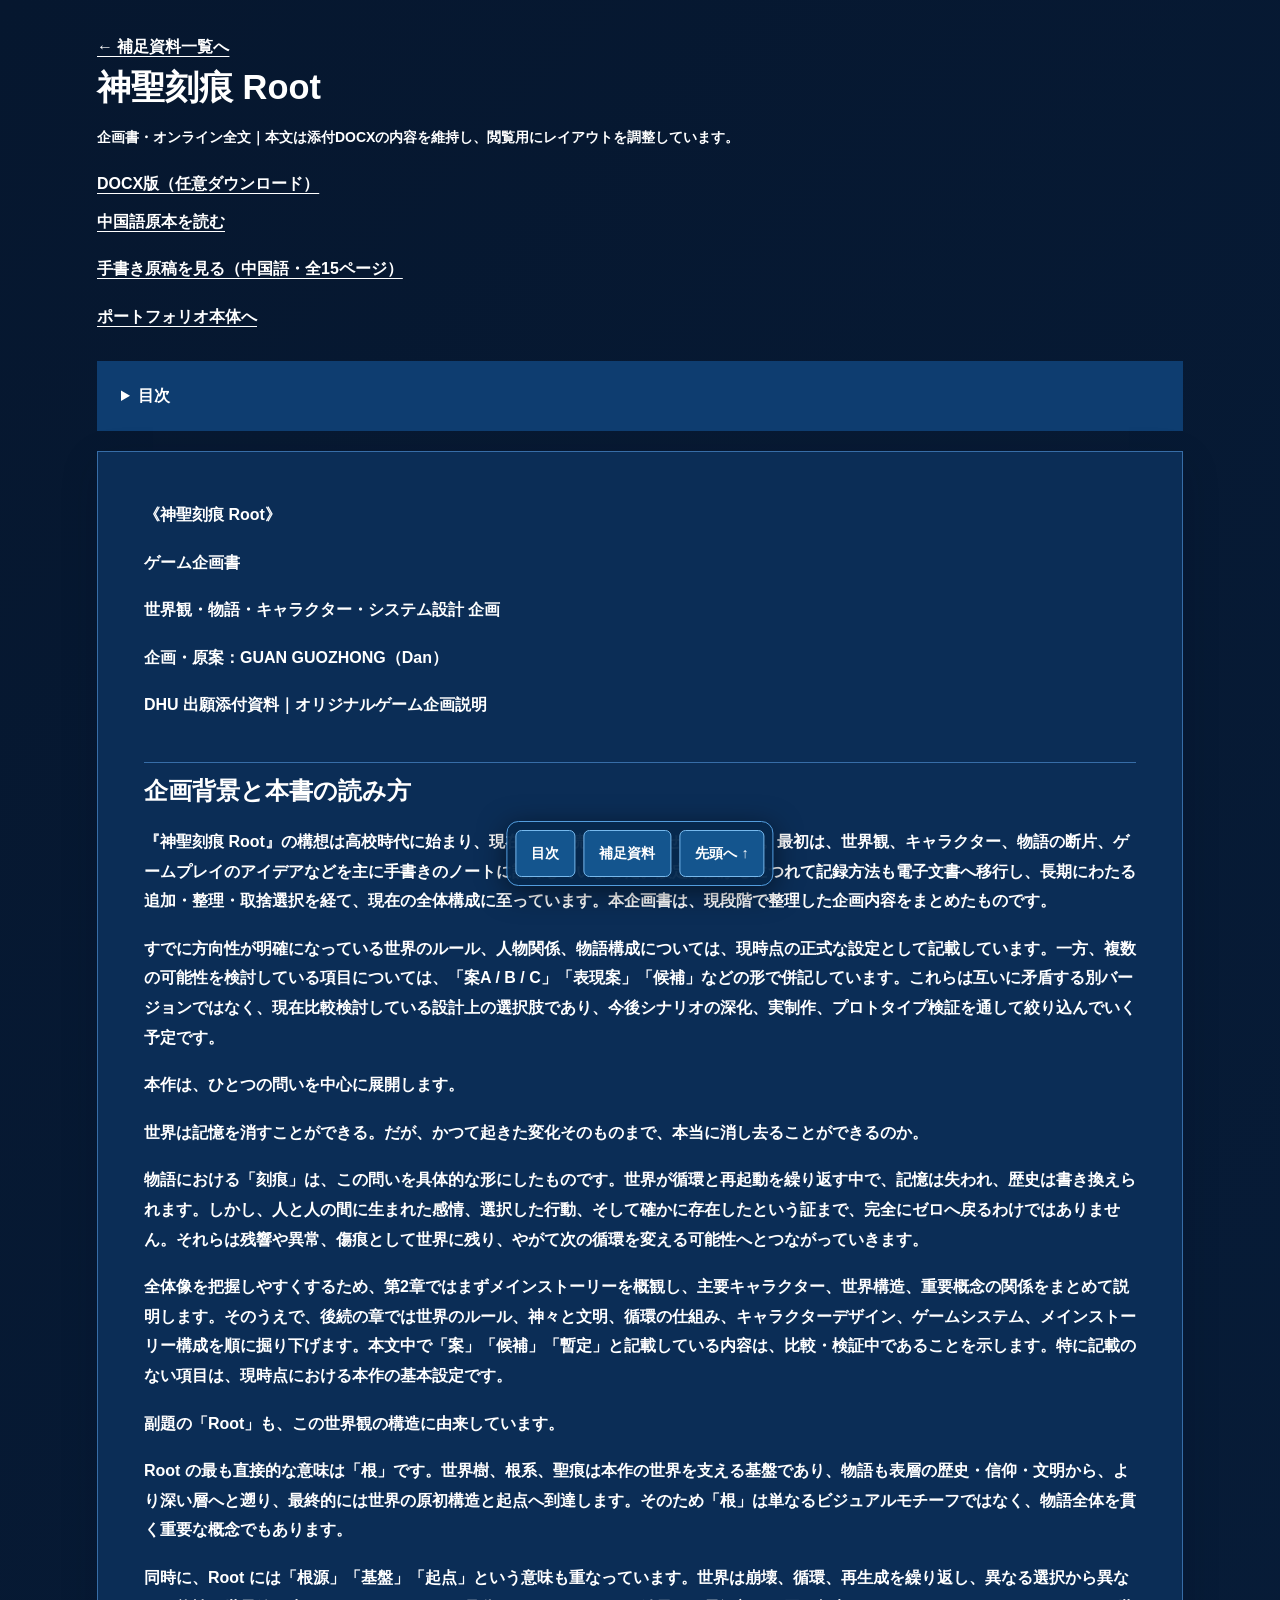
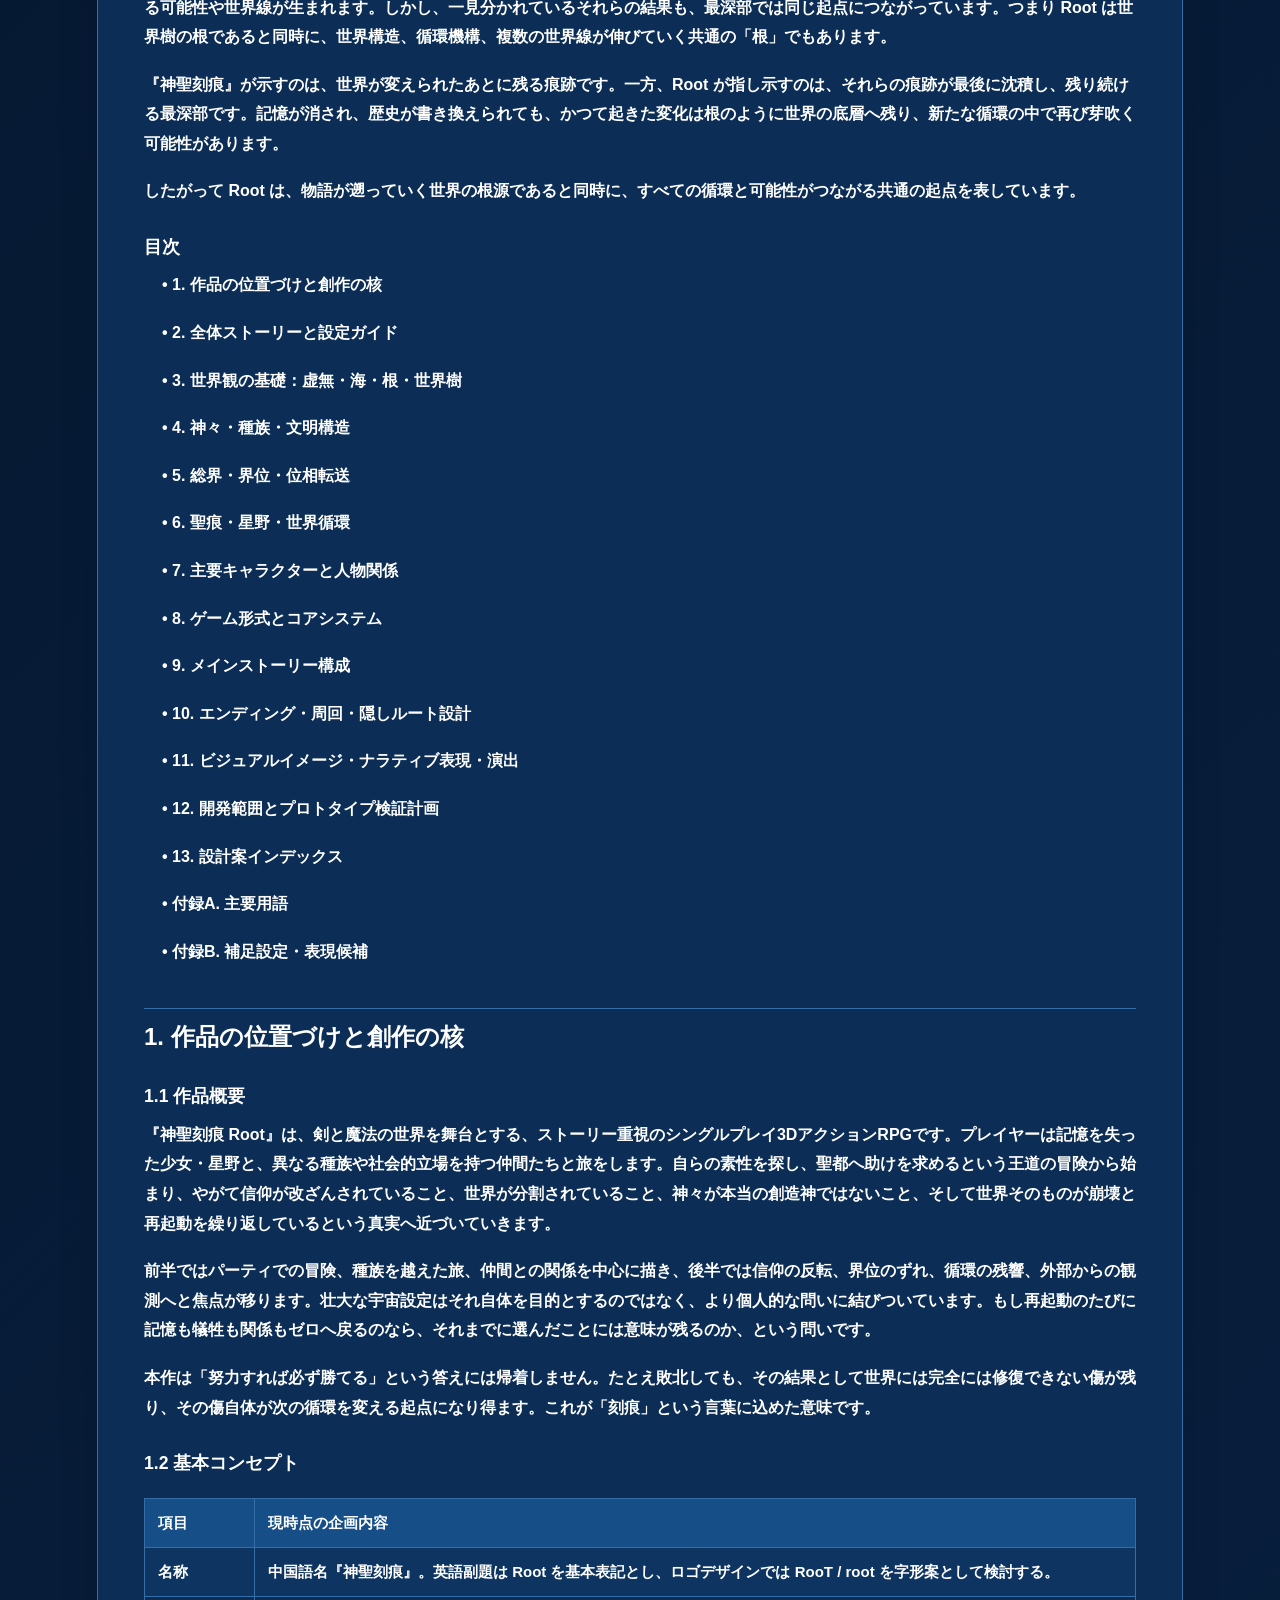
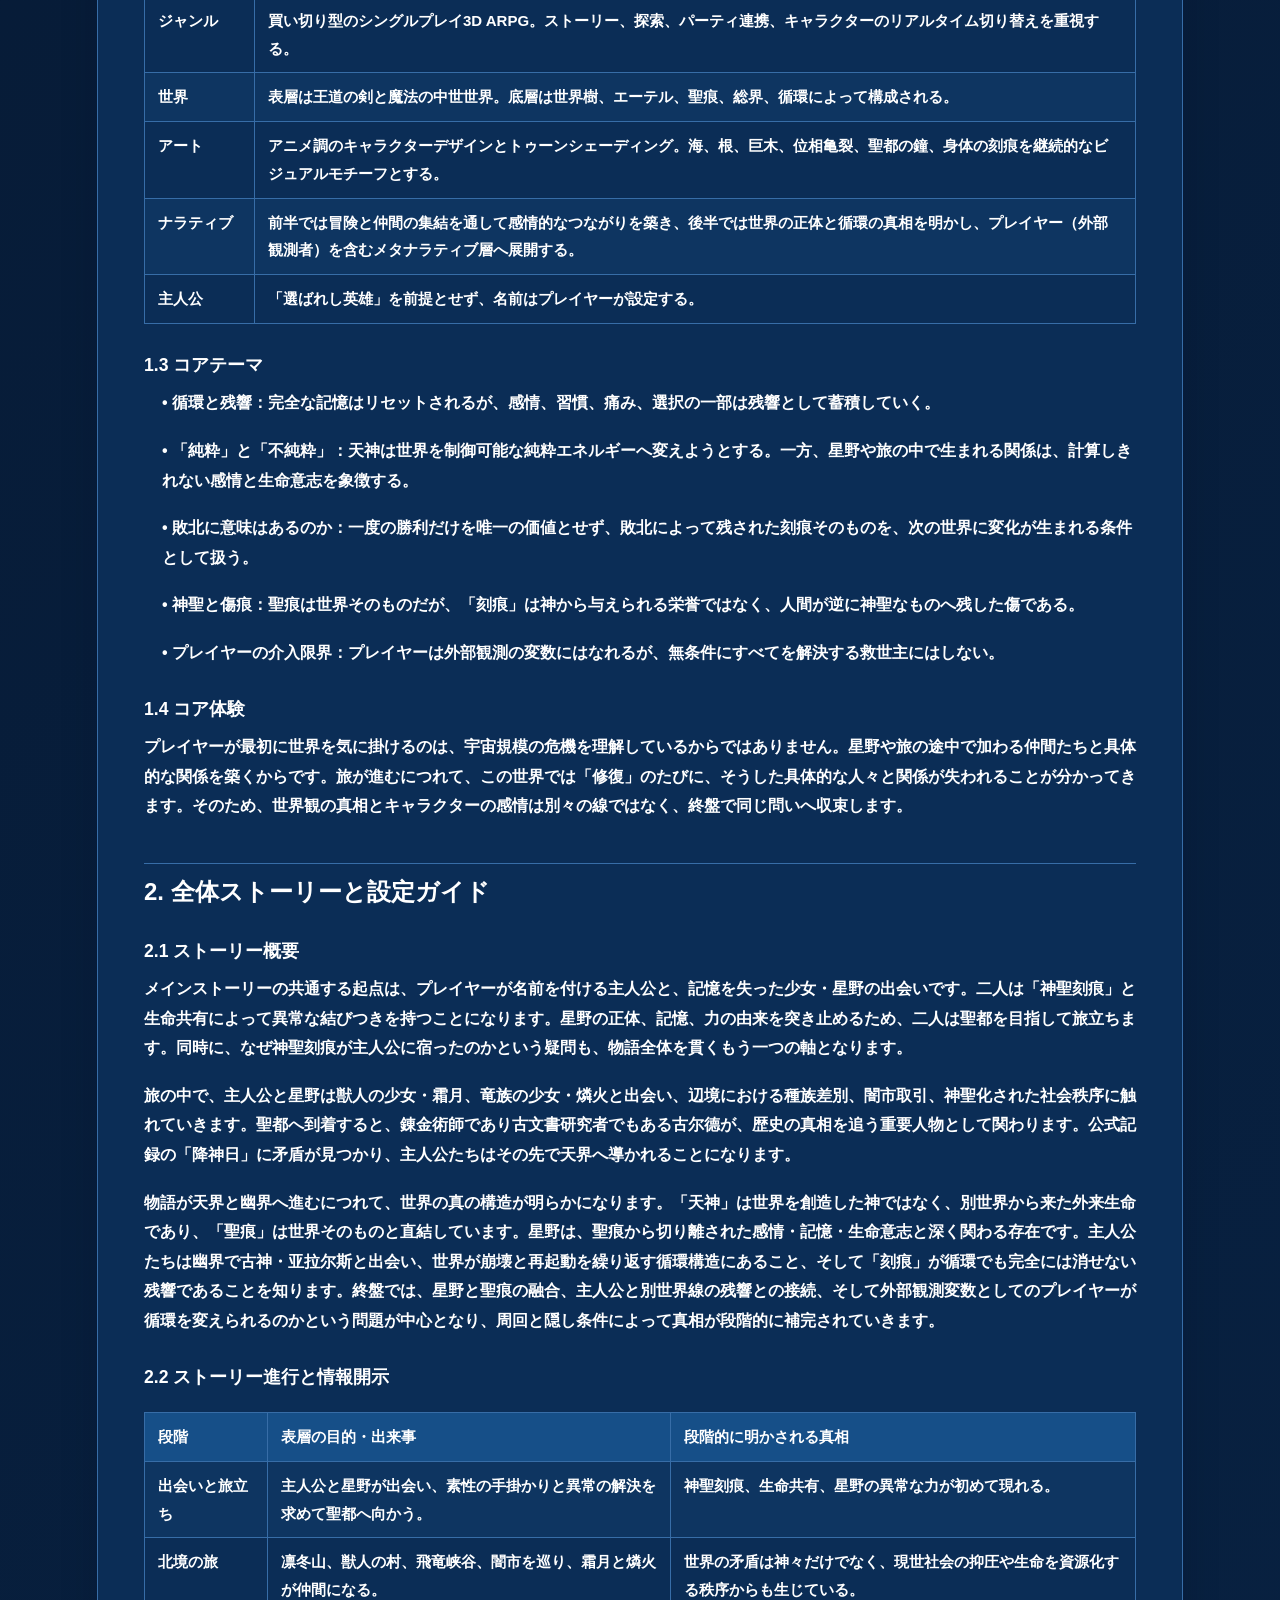
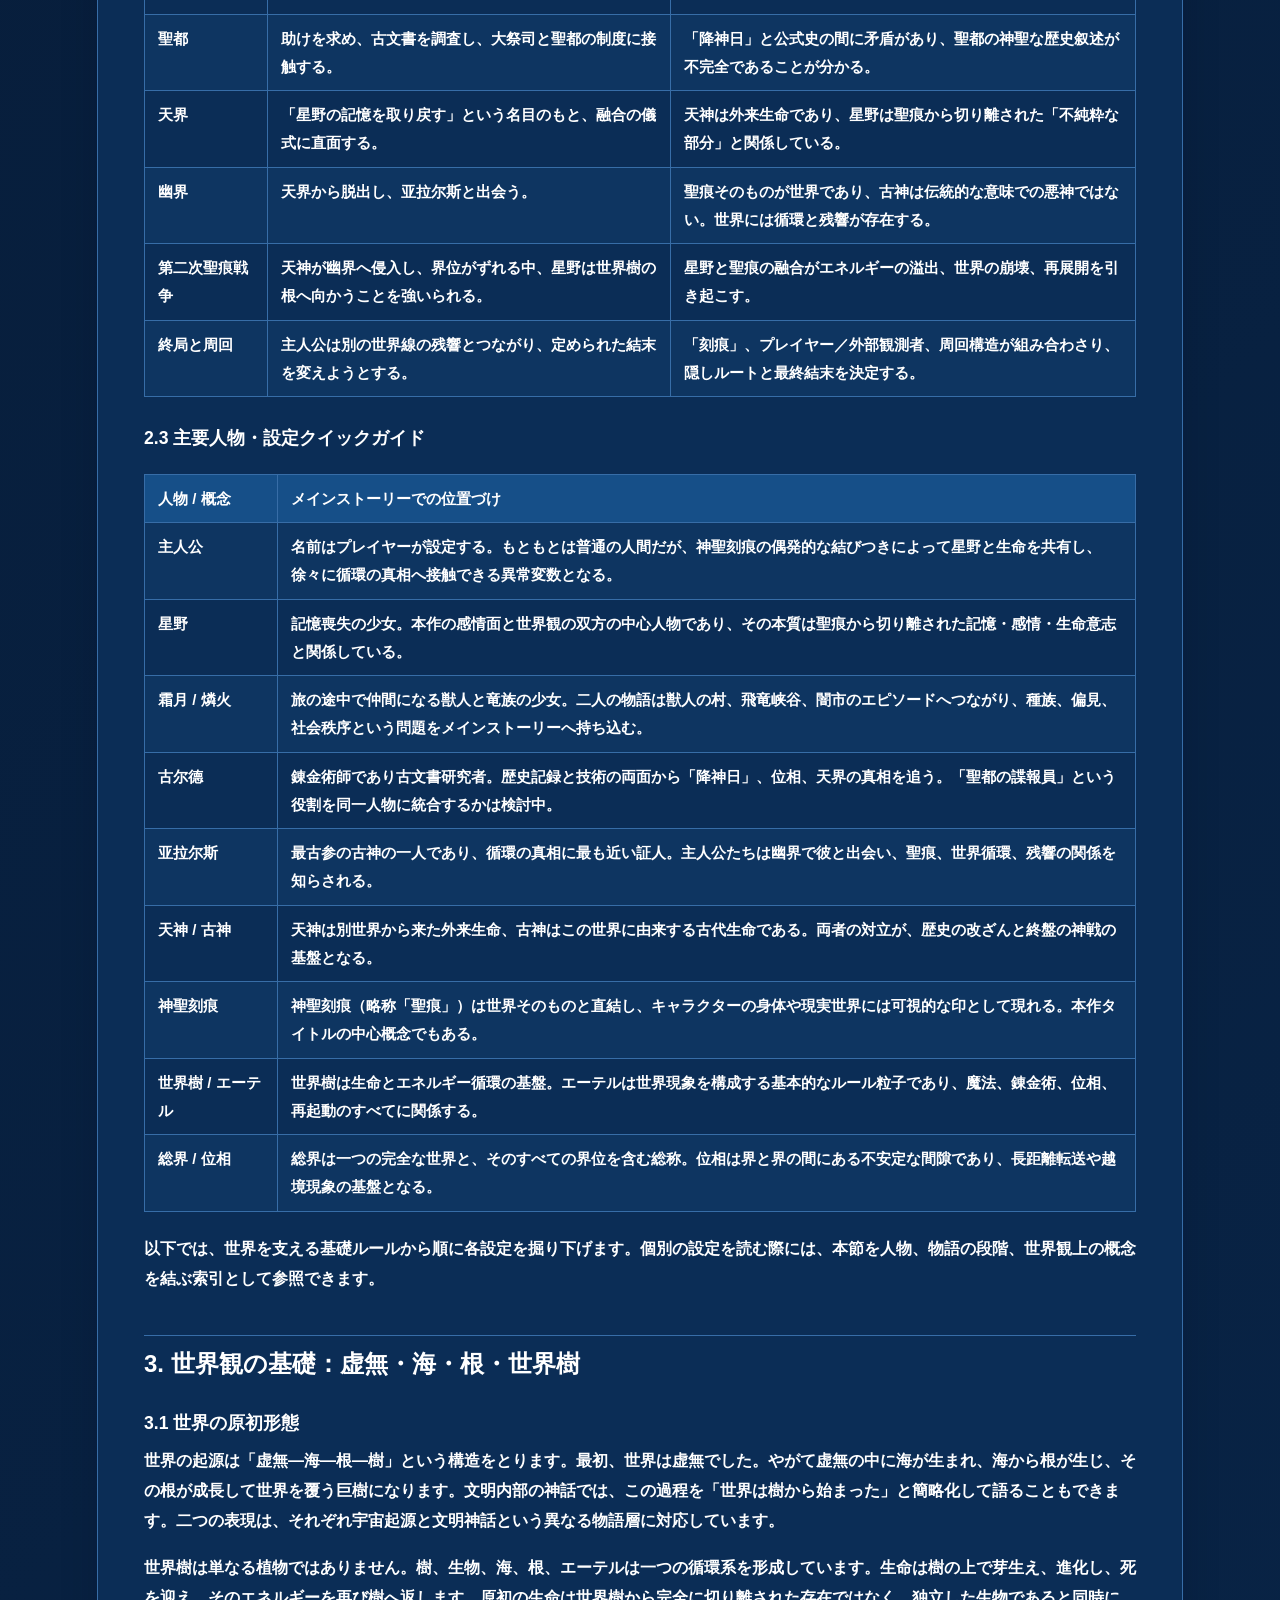
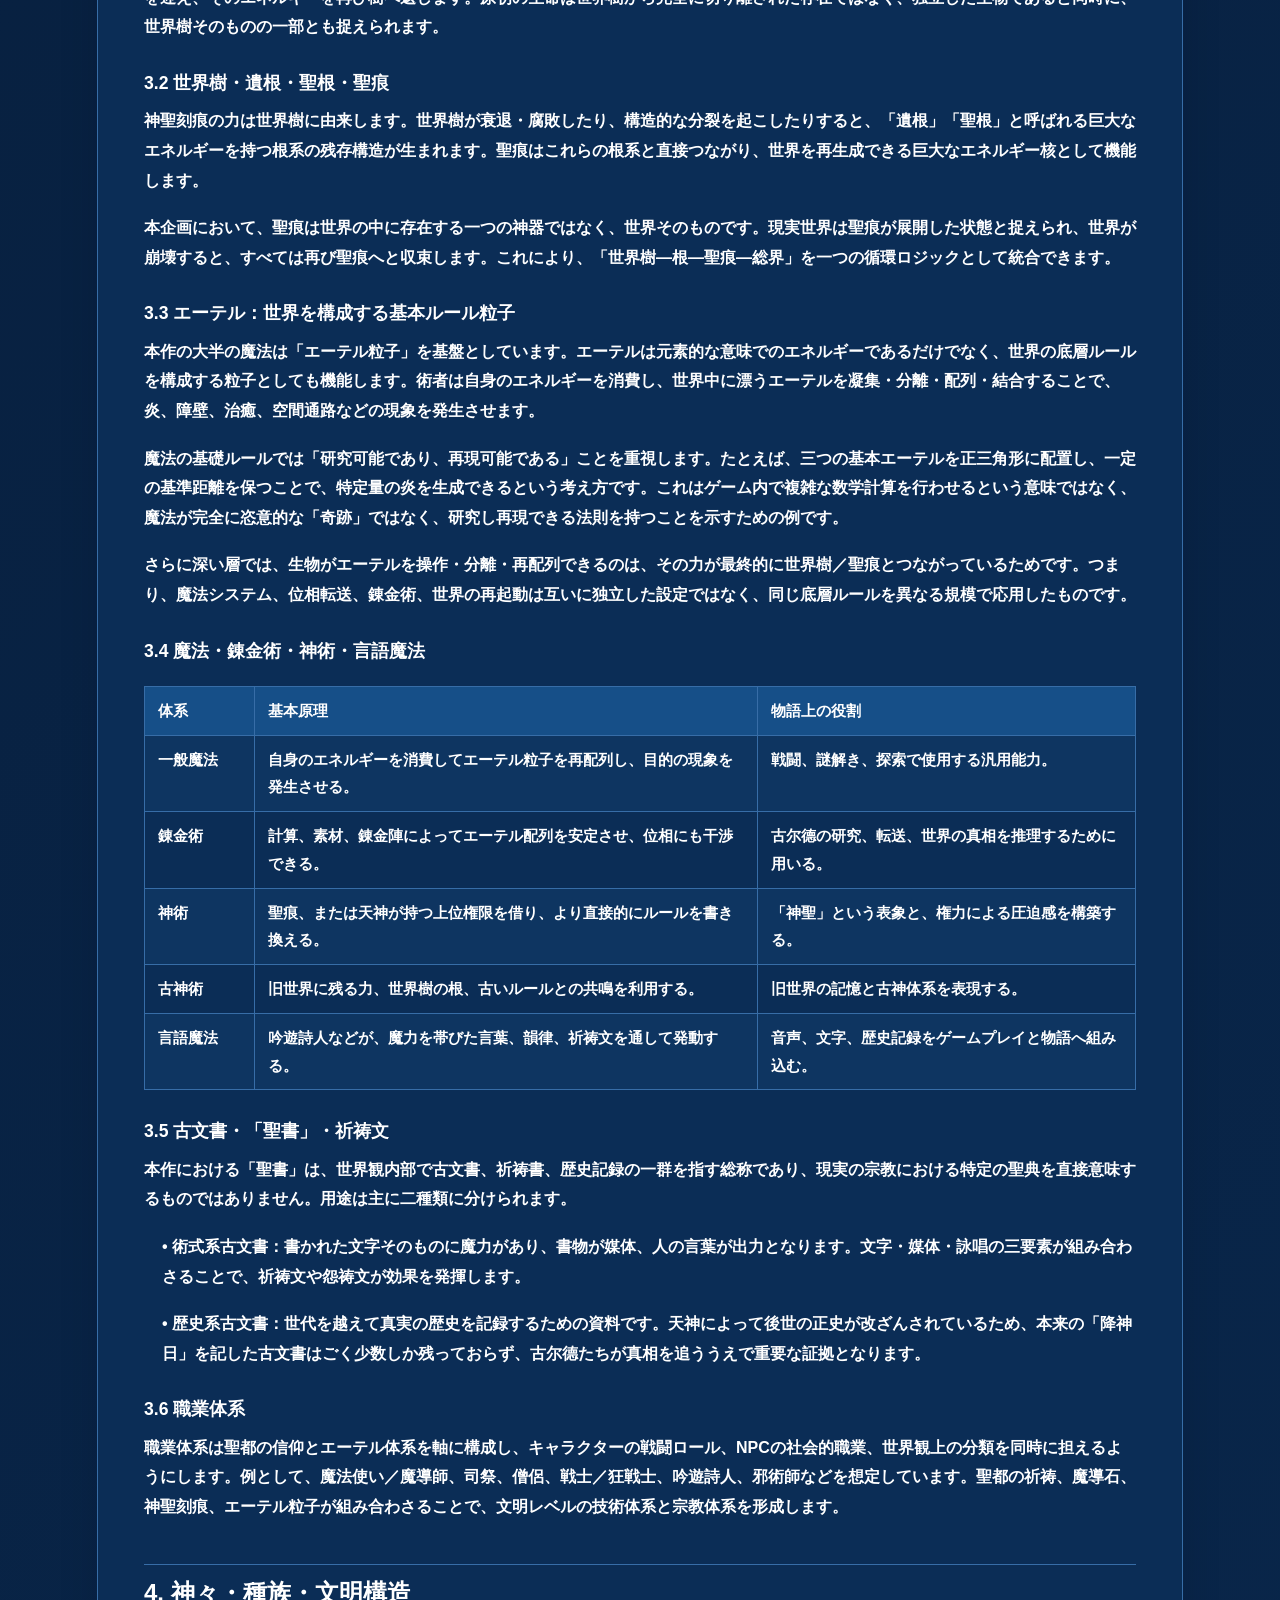
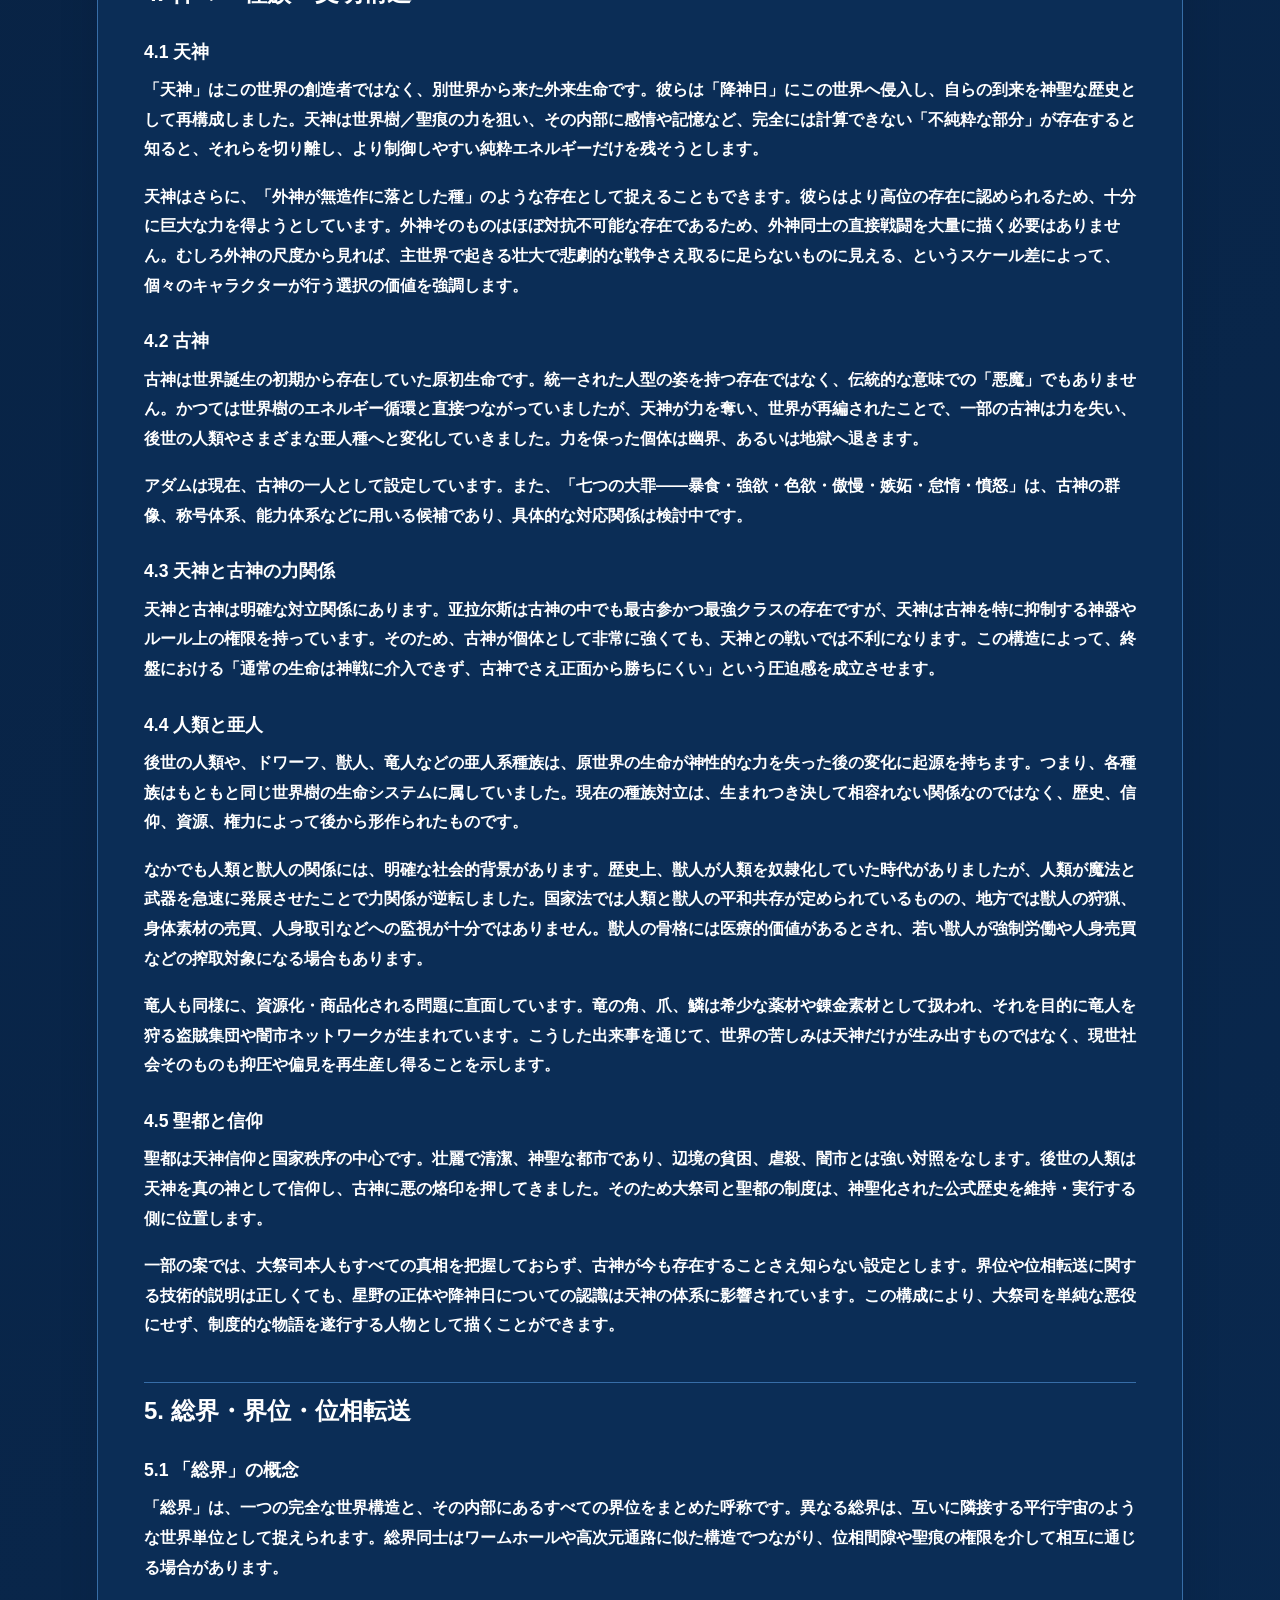
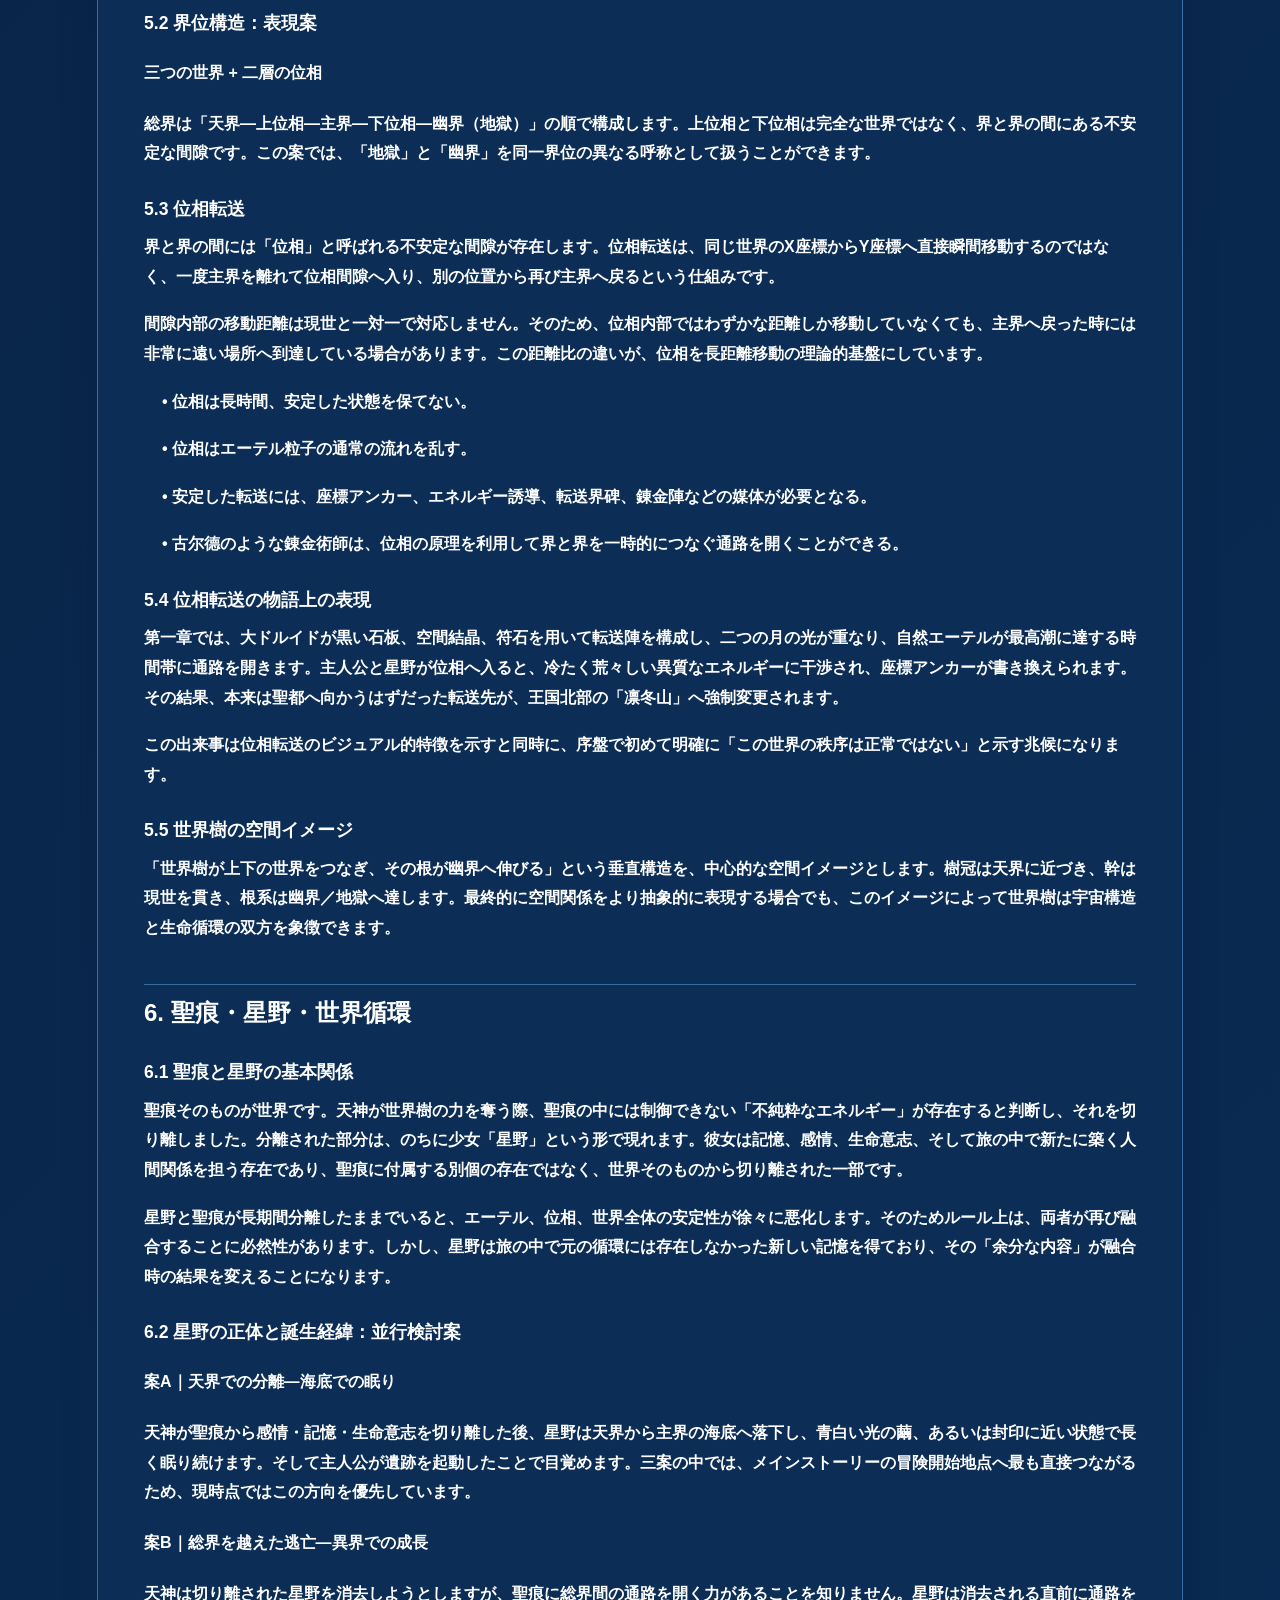
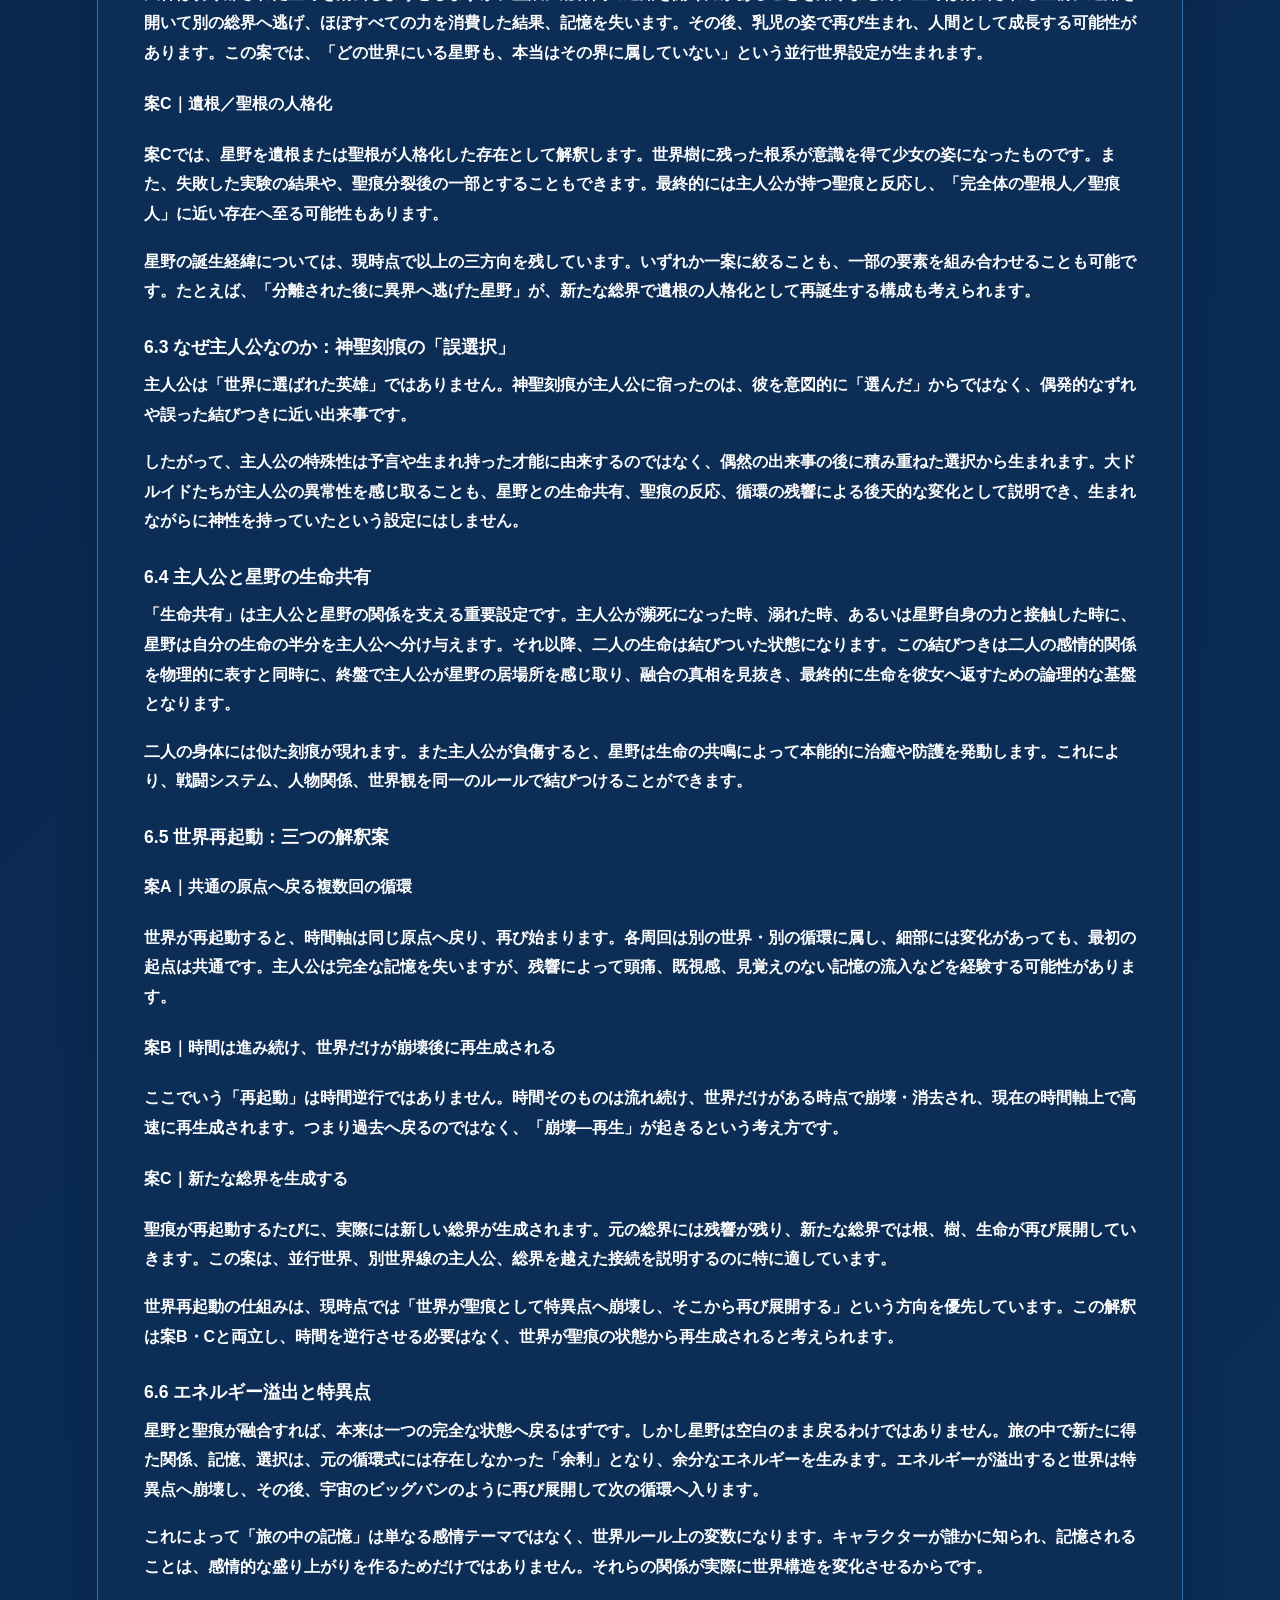
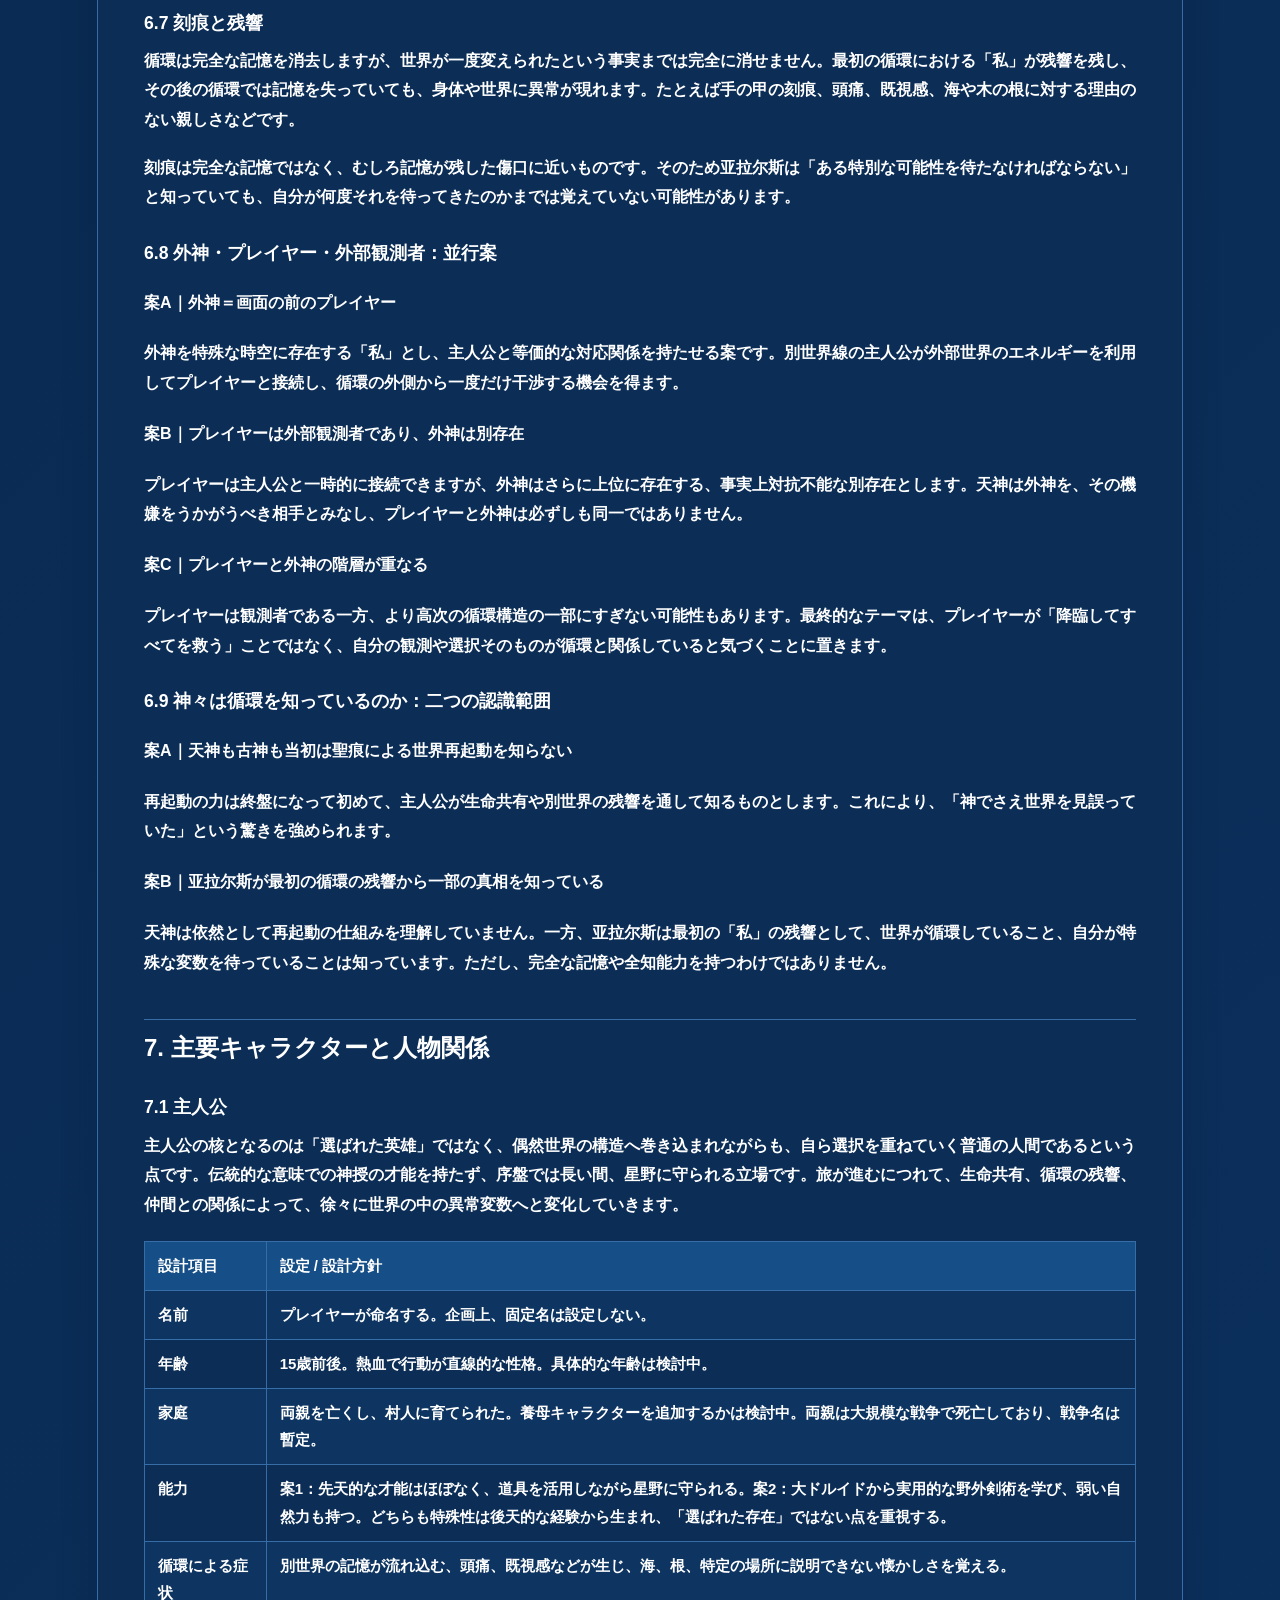
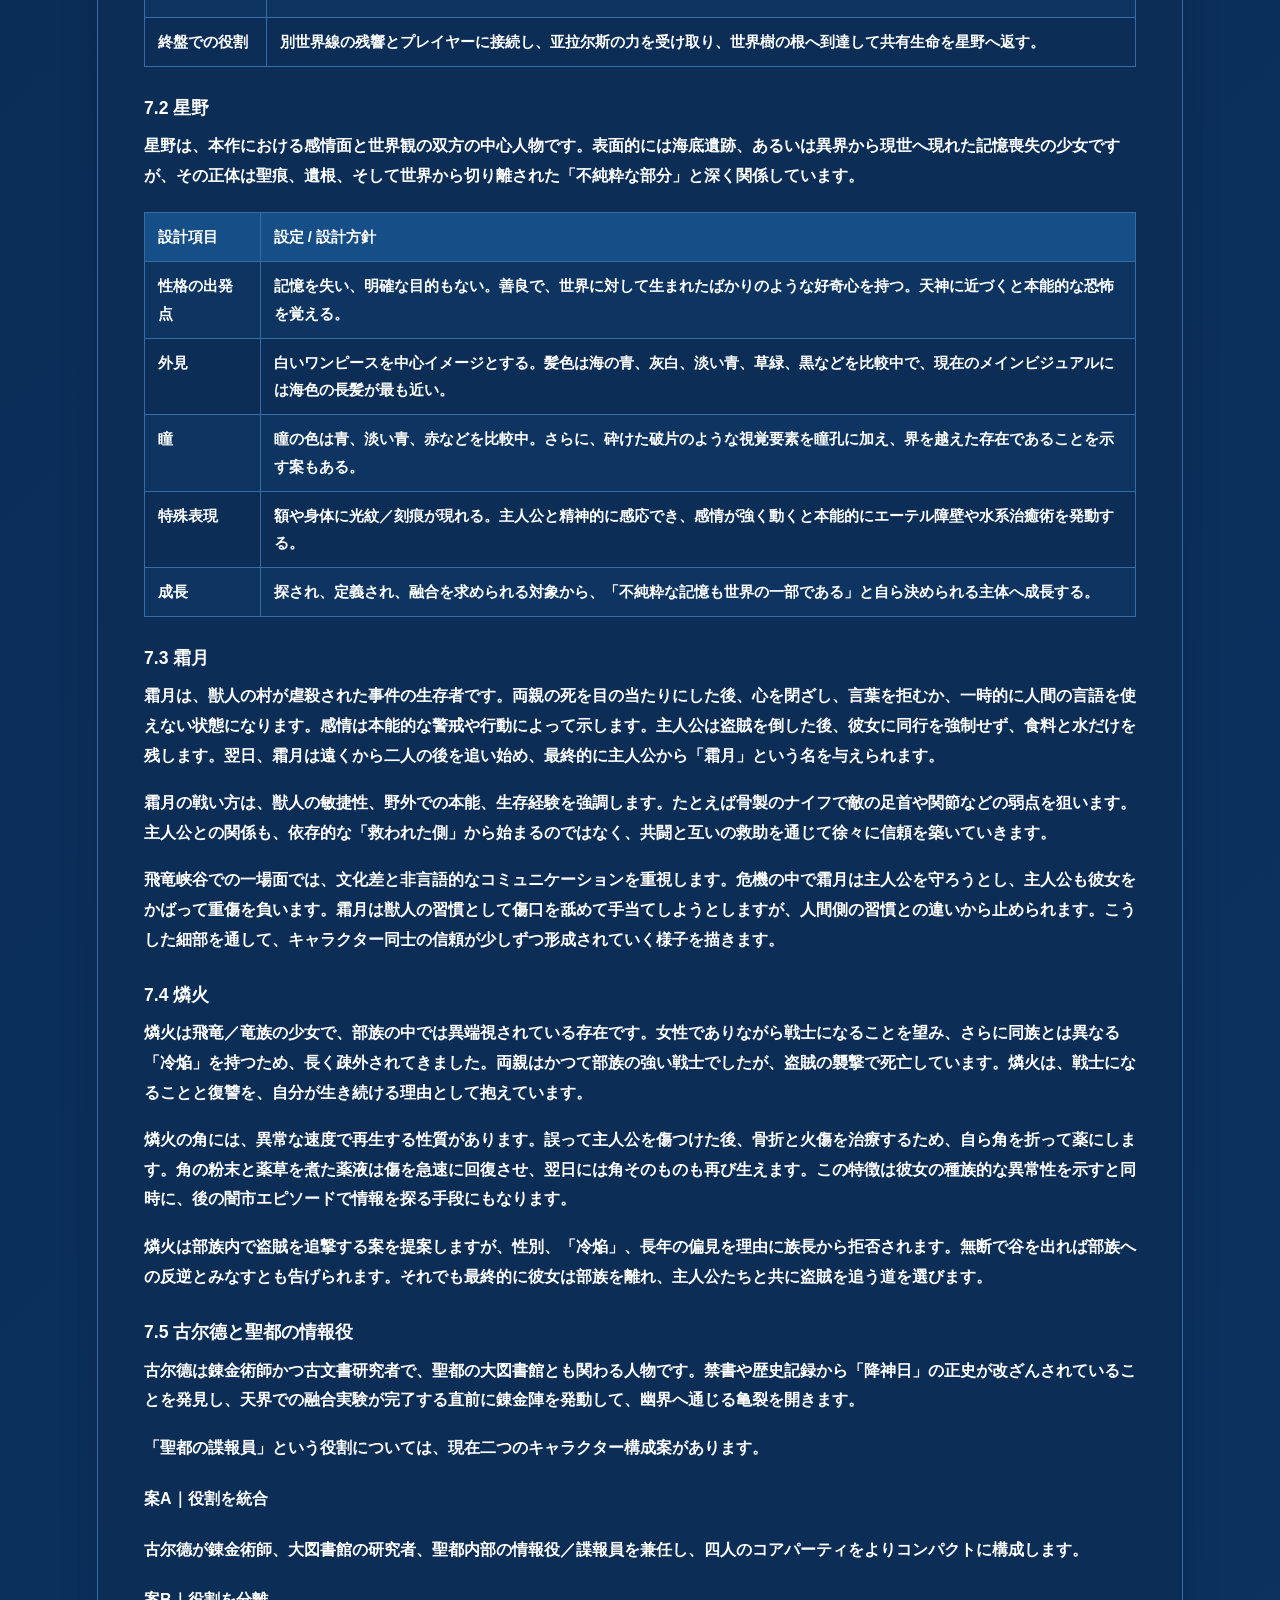
<file: reading/root.html>
<!doctype html><html lang="ja"><head><meta charset="utf-8"><meta name="viewport" content="width=device-width,initial-scale=1"><title>神聖刻痕 Root｜APPENDIX</title><link rel="stylesheet" href="../assets/style.css?v=review-v1"><link rel="stylesheet" href="../assets/reader.css?v=review-v1"><script src="../assets/reader.js?v=review-v1" defer></script></head><body id="top"><main class="reading"><header><a href="../index.html#projects">← 補足資料一覧へ</a><h1>神聖刻痕 Root</h1><p class="meta">企画書・オンライン全文｜本文は添付DOCXの内容を維持し、閲覧用にレイアウトを調整しています。</p><a href="../documents/root-jp.docx">DOCX版（任意ダウンロード）</a><p><a href="root-cn.html">中国語原本を読む</a></p><p><a href="../manuscripts/index.html">手書き原稿を見る（中国語・全15ページ）</a></p><p><a href="../portfolio/index.html?v=over12-20260913">ポートフォリオ本体へ</a></p></header><details class="toc"><summary>目次</summary><ol><li><a href="#section-1">企画背景と本書の読み方</a></li><li><a href="#section-3">1. 作品の位置づけと創作の核</a></li><li><a href="#section-8">2. 全体ストーリーと設定ガイド</a></li><li><a href="#section-12">3. 世界観の基礎：虚無・海・根・世界樹</a></li><li><a href="#section-19">4. 神々・種族・文明構造</a></li><li><a href="#section-25">5. 総界・界位・位相転送</a></li><li><a href="#section-31">6. 聖痕・星野・世界循環</a></li><li><a href="#section-41">7. 主要キャラクターと人物関係</a></li><li><a href="#section-49">8. ゲーム形式とコアシステム</a></li><li><a href="#section-56">9. メインストーリー構成</a></li><li><a href="#section-70">10. エンディング・周回・隠しルート設計</a></li><li><a href="#section-74">11. ビジュアルイメージ・ナラティブ表現・演出</a></li><li><a href="#section-79">12. 開発範囲とプロトタイプ検証計画</a></li><li><a href="#section-83">13. 設計案インデックス</a></li><li><a href="#section-84">付録A｜主要用語</a></li><li><a href="#section-85">付録B｜補足設定・表現候補</a></li></ol></details><article><p><strong>《</strong><strong>神聖刻痕 Root</strong><strong>》</strong></p><p><strong>ゲーム企画書</strong></p><p>世界観・物語・キャラクター・システム設計 企画</p><p><strong>企画・原案：GUAN GUOZHONG（Dan）</strong></p><p>DHU 出願添付資料｜オリジナルゲーム企画説明</p><h2 id="section-1">企画背景と本書の読み方</h2><p>『神聖刻痕 Root』の構想は高校時代に始まり、現在まで継続して発展させてきました。最初は、世界観、キャラクター、物語の断片、ゲームプレイのアイデアなどを主に手書きのノートに記録していました。設定が広がるにつれて記録方法も電子文書へ移行し、長期にわたる追加・整理・取捨選択を経て、現在の全体構成に至っています。本企画書は、現段階で整理した企画内容をまとめたものです。</p><p>すでに方向性が明確になっている世界のルール、人物関係、物語構成については、現時点の正式な設定として記載しています。一方、複数の可能性を検討している項目については、「案A / B / C」「表現案」「候補」などの形で併記しています。これらは互いに矛盾する別バージョンではなく、現在比較検討している設計上の選択肢であり、今後シナリオの深化、実制作、プロトタイプ検証を通して絞り込んでいく予定です。</p><p>本作は、ひとつの問いを中心に展開します。</p><p><strong>世界は記憶を消すことができる。だが、かつて起きた変化そのものまで、本当に消し去ることができるのか。</strong></p><p>物語における「刻痕」は、この問いを具体的な形にしたものです。世界が循環と再起動を繰り返す中で、記憶は失われ、歴史は書き換えられます。しかし、人と人の間に生まれた感情、選択した行動、そして確かに存在したという証まで、完全にゼロへ戻るわけではありません。それらは残響や異常、傷痕として世界に残り、やがて次の循環を変える可能性へとつながっていきます。</p><p>全体像を把握しやすくするため、第2章ではまずメインストーリーを概観し、主要キャラクター、世界構造、重要概念の関係をまとめて説明します。そのうえで、後続の章では世界のルール、神々と文明、循環の仕組み、キャラクターデザイン、ゲームシステム、メインストーリー構成を順に掘り下げます。本文中で「案」「候補」「暫定」と記載している内容は、比較・検証中であることを示します。特に記載のない項目は、現時点における本作の基本設定です。</p><p>副題の「Root」も、この世界観の構造に由来しています。</p><p>Root の最も直接的な意味は「根」です。世界樹、根系、聖痕は本作の世界を支える基盤であり、物語も表層の歴史・信仰・文明から、より深い層へと遡り、最終的には世界の原初構造と起点へ到達します。そのため「根」は単なるビジュアルモチーフではなく、物語全体を貫く重要な概念でもあります。</p><p>同時に、Root には「根源」「基盤」「起点」という意味も重なっています。世界は崩壊、循環、再生成を繰り返し、異なる選択から異なる可能性や世界線が生まれます。しかし、一見分かれているそれらの結果も、最深部では同じ起点につながっています。つまり Root は世界樹の根であると同時に、世界構造、循環機構、複数の世界線が伸びていく共通の「根」でもあります。</p><p>『神聖刻痕』が示すのは、世界が変えられたあとに残る痕跡です。一方、Root が指し示すのは、それらの痕跡が最後に沈積し、残り続ける最深部です。記憶が消され、歴史が書き換えられても、かつて起きた変化は根のように世界の底層へ残り、新たな循環の中で再び芽吹く可能性があります。</p><p>したがって Root は、物語が遡っていく世界の根源であると同時に、すべての循環と可能性がつながる共通の起点を表しています。</p><h3 id="section-2">目次</h3><p class="bullet"><strong>• 1. 作品の位置づけと創作の核</strong></p><p class="bullet">• 2. 全体ストーリーと設定ガイド</p><p class="bullet">• 3. 世界観の基礎：虚無・海・根・世界樹</p><p class="bullet">• 4. 神々・種族・文明構造</p><p class="bullet">• 5. 総界・界位・位相転送</p><p class="bullet">• 6. 聖痕・星野・世界循環</p><p class="bullet">• 7. 主要キャラクターと人物関係</p><p class="bullet">• 8. ゲーム形式とコアシステム</p><p class="bullet">• 9. メインストーリー構成</p><p class="bullet">• 10. エンディング・周回・隠しルート設計</p><p class="bullet">• 11. ビジュアルイメージ・ナラティブ表現・演出</p><p class="bullet">• 12. 開発範囲とプロトタイプ検証計画</p><p class="bullet">• 13. 設計案インデックス</p><p class="bullet"><strong>• 付録A. 主要用語</strong></p><p class="bullet">• 付録B. 補足設定・表現候補</p><h2 id="section-3">1. 作品の位置づけと創作の核</h2><h3 id="section-4">1.1 作品概要</h3><p>『神聖刻痕 Root』は、剣と魔法の世界を舞台とする、ストーリー重視のシングルプレイ3DアクションRPGです。プレイヤーは記憶を失った少女・星野と、異なる種族や社会的立場を持つ仲間たちと旅をします。自らの素性を探し、聖都へ助けを求めるという王道の冒険から始まり、やがて信仰が改ざんされていること、世界が分割されていること、神々が本当の創造神ではないこと、そして世界そのものが崩壊と再起動を繰り返しているという真実へ近づいていきます。</p><p>前半ではパーティでの冒険、種族を越えた旅、仲間との関係を中心に描き、後半では信仰の反転、界位のずれ、循環の残響、外部からの観測へと焦点が移ります。壮大な宇宙設定はそれ自体を目的とするのではなく、より個人的な問いに結びついています。もし再起動のたびに記憶も犠牲も関係もゼロへ戻るのなら、それまでに選んだことには意味が残るのか、という問いです。</p><p>本作は「努力すれば必ず勝てる」という答えには帰着しません。たとえ敗北しても、その結果として世界には完全には修復できない傷が残り、その傷自体が次の循環を変える起点になり得ます。これが「刻痕」という言葉に込めた意味です。</p><h3 id="section-5">1.2 基本コンセプト</h3><div class="table-wrap"><table><tr><th><p><strong>項目</strong></p></th><th><p><strong>現時点の企画内容</strong></p></th></tr><tr><td><p>名称</p></td><td><p>中国語名『神聖刻痕』。英語副題は Root を基本表記とし、ロゴデザインでは RooT / root を字形案として検討する。</p></td></tr><tr><td><p>ジャンル</p></td><td><p>買い切り型のシングルプレイ3D ARPG。ストーリー、探索、パーティ連携、キャラクターのリアルタイム切り替えを重視する。</p></td></tr><tr><td><p>世界</p></td><td><p>表層は王道の剣と魔法の中世世界。底層は世界樹、エーテル、聖痕、総界、循環によって構成される。</p></td></tr><tr><td><p>アート</p></td><td><p>アニメ調のキャラクターデザインとトゥーンシェーディング。海、根、巨木、位相亀裂、聖都の鐘、身体の刻痕を継続的なビジュアルモチーフとする。</p></td></tr><tr><td><p>ナラティブ</p></td><td><p>前半では冒険と仲間の集結を通して感情的なつながりを築き、後半では世界の正体と循環の真相を明かし、プレイヤー（外部観測者）を含むメタナラティブ層へ展開する。</p></td></tr><tr><td><p>主人公</p></td><td><p>「選ばれし英雄」を前提とせず、名前はプレイヤーが設定する。</p></td></tr></table></div><h3 id="section-6">1.3 コアテーマ</h3><p class="bullet"><strong>• 循環と残響：完全な記憶はリセットされるが、感情、習慣、痛み、選択の一部は残響として蓄積していく。</strong></p><p class="bullet"><strong>• 「純粋」と「不純粋」：天神は世界を制御可能な純粋エネルギーへ変えようとする。一方、星野や旅の中で生まれる関係は、計算しきれない感情と生命意志を象徴する。</strong></p><p class="bullet"><strong>• 敗北に意味はあるのか：一度の勝利だけを唯一の価値とせず、敗北によって残された刻痕そのものを、次の世界に変化が生まれる条件として扱う。</strong></p><p class="bullet"><strong>• 神聖と傷痕：聖痕は世界そのものだが、「刻痕」は神から与えられる栄誉ではなく、人間が逆に神聖なものへ残した傷である。</strong></p><p class="bullet"><strong>• プレイヤーの介入限界：プレイヤーは外部観測の変数にはなれるが、無条件にすべてを解決する救世主にはしない。</strong></p><h3 id="section-7">1.4 コア体験</h3><p>プレイヤーが最初に世界を気に掛けるのは、宇宙規模の危機を理解しているからではありません。星野や旅の途中で加わる仲間たちと具体的な関係を築くからです。旅が進むにつれて、この世界では「修復」のたびに、そうした具体的な人々と関係が失われることが分かってきます。そのため、世界観の真相とキャラクターの感情は別々の線ではなく、終盤で同じ問いへ収束します。</p><h2 id="section-8">2. 全体ストーリーと設定ガイド</h2><h3 id="section-9">2.1 ストーリー概要</h3><p>メインストーリーの共通する起点は、プレイヤーが名前を付ける主人公と、記憶を失った少女・星野の出会いです。二人は「神聖刻痕」と生命共有によって異常な結びつきを持つことになります。星野の正体、記憶、力の由来を突き止めるため、二人は聖都を目指して旅立ちます。同時に、なぜ神聖刻痕が主人公に宿ったのかという疑問も、物語全体を貫くもう一つの軸となります。</p><p>旅の中で、主人公と星野は獣人の少女・霜月、竜族の少女・燐火と出会い、辺境における種族差別、闇市取引、神聖化された社会秩序に触れていきます。聖都へ到着すると、錬金術師であり古文書研究者でもある古尔德が、歴史の真相を追う重要人物として関わります。公式記録の「降神日」に矛盾が見つかり、主人公たちはその先で天界へ導かれることになります。</p><p>物語が天界と幽界へ進むにつれて、世界の真の構造が明らかになります。「天神」は世界を創造した神ではなく、別世界から来た外来生命であり、「聖痕」は世界そのものと直結しています。星野は、聖痕から切り離された感情・記憶・生命意志と深く関わる存在です。主人公たちは幽界で古神・亚拉尔斯と出会い、世界が崩壊と再起動を繰り返す循環構造にあること、そして「刻痕」が循環でも完全には消せない残響であることを知ります。終盤では、星野と聖痕の融合、主人公と別世界線の残響との接続、そして外部観測変数としてのプレイヤーが循環を変えられるのかという問題が中心となり、周回と隠し条件によって真相が段階的に補完されていきます。</p><h3 id="section-10">2.2 ストーリー進行と情報開示</h3><div class="table-wrap"><table><tr><th><p><strong>段階</strong></p></th><th><p><strong>表層の目的・出来事</strong></p></th><th><p><strong>段階的に明かされる真相</strong></p></th></tr><tr><td><p>出会いと旅立ち</p></td><td><p>主人公と星野が出会い、素性の手掛かりと異常の解決を求めて聖都へ向かう。</p></td><td><p>神聖刻痕、生命共有、星野の異常な力が初めて現れる。</p></td></tr><tr><td><p>北境の旅</p></td><td><p>凛冬山、獣人の村、飛竜峡谷、闇市を巡り、霜月と燐火が仲間になる。</p></td><td><p>世界の矛盾は神々だけでなく、現世社会の抑圧や生命を資源化する秩序からも生じている。</p></td></tr><tr><td><p>聖都</p></td><td><p>助けを求め、古文書を調査し、大祭司と聖都の制度に接触する。</p></td><td><p>「降神日」と公式史の間に矛盾があり、聖都の神聖な歴史叙述が不完全であることが分かる。</p></td></tr><tr><td><p>天界</p></td><td><p>「星野の記憶を取り戻す」という名目のもと、融合の儀式に直面する。</p></td><td><p>天神は外来生命であり、星野は聖痕から切り離された「不純粋な部分」と関係している。</p></td></tr><tr><td><p>幽界</p></td><td><p>天界から脱出し、亚拉尔斯と出会う。</p></td><td><p>聖痕そのものが世界であり、古神は伝統的な意味での悪神ではない。世界には循環と残響が存在する。</p></td></tr><tr><td><p>第二次聖痕戦争</p></td><td><p>天神が幽界へ侵入し、界位がずれる中、星野は世界樹の根へ向かうことを強いられる。</p></td><td><p>星野と聖痕の融合がエネルギーの溢出、世界の崩壊、再展開を引き起こす。</p></td></tr><tr><td><p>終局と周回</p></td><td><p>主人公は別の世界線の残響とつながり、定められた結末を変えようとする。</p></td><td><p>「刻痕」、プレイヤー／外部観測者、周回構造が組み合わさり、隠しルートと最終結末を決定する。</p></td></tr></table></div><h3 id="section-11">2.3 主要人物・設定クイックガイド</h3><div class="table-wrap"><table><tr><th><p><strong>人物 / 概念</strong></p></th><th><p><strong>メインストーリーでの位置づけ</strong></p></th></tr><tr><td><p>主人公</p></td><td><p>名前はプレイヤーが設定する。もともとは普通の人間だが、神聖刻痕の偶発的な結びつきによって星野と生命を共有し、徐々に循環の真相へ接触できる異常変数となる。</p></td></tr><tr><td><p>星野</p></td><td><p>記憶喪失の少女。本作の感情面と世界観の双方の中心人物であり、その本質は聖痕から切り離された記憶・感情・生命意志と関係している。</p></td></tr><tr><td><p>霜月 / 燐火</p></td><td><p>旅の途中で仲間になる獣人と竜族の少女。二人の物語は獣人の村、飛竜峡谷、闇市のエピソードへつながり、種族、偏見、社会秩序という問題をメインストーリーへ持ち込む。</p></td></tr><tr><td><p>古尔德</p></td><td><p>錬金術師であり古文書研究者。歴史記録と技術の両面から「降神日」、位相、天界の真相を追う。「聖都の諜報員」という役割を同一人物に統合するかは検討中。</p></td></tr><tr><td><p>亚拉尔斯</p></td><td><p>最古参の古神の一人であり、循環の真相に最も近い証人。主人公たちは幽界で彼と出会い、聖痕、世界循環、残響の関係を知らされる。</p></td></tr><tr><td><p>天神 / 古神</p></td><td><p>天神は別世界から来た外来生命、古神はこの世界に由来する古代生命である。両者の対立が、歴史の改ざんと終盤の神戦の基盤となる。</p></td></tr><tr><td><p>神聖刻痕</p></td><td><p>神聖刻痕（略称「聖痕」）は世界そのものと直結し、キャラクターの身体や現実世界には可視的な印として現れる。本作タイトルの中心概念でもある。</p></td></tr><tr><td><p>世界樹 / エーテル</p></td><td><p>世界樹は生命とエネルギー循環の基盤。エーテルは世界現象を構成する基本的なルール粒子であり、魔法、錬金術、位相、再起動のすべてに関係する。</p></td></tr><tr><td><p>総界 / 位相</p></td><td><p>総界は一つの完全な世界と、そのすべての界位を含む総称。位相は界と界の間にある不安定な間隙であり、長距離転送や越境現象の基盤となる。</p></td></tr></table></div><p>以下では、世界を支える基礎ルールから順に各設定を掘り下げます。個別の設定を読む際には、本節を人物、物語の段階、世界観上の概念を結ぶ索引として参照できます。</p><h2 id="section-12">3. 世界観の基礎：虚無・海・根・世界樹</h2><h3 id="section-13">3.1 世界の原初形態</h3><p>世界の起源は「虚無—海—根—樹」という構造をとります。最初、世界は虚無でした。やがて虚無の中に海が生まれ、海から根が生じ、その根が成長して世界を覆う巨樹になります。文明内部の神話では、この過程を「世界は樹から始まった」と簡略化して語ることもできます。二つの表現は、それぞれ宇宙起源と文明神話という異なる物語層に対応しています。</p><p>世界樹は単なる植物ではありません。樹、生物、海、根、エーテルは一つの循環系を形成しています。生命は樹の上で芽生え、進化し、死を迎え、そのエネルギーを再び樹へ返します。原初の生命は世界樹から完全に切り離された存在ではなく、独立した生物であると同時に、世界樹そのものの一部とも捉えられます。</p><h3 id="section-14">3.2 世界樹・遺根・聖根・聖痕</h3><p>神聖刻痕の力は世界樹に由来します。世界樹が衰退・腐敗したり、構造的な分裂を起こしたりすると、「遺根」「聖根」と呼ばれる巨大なエネルギーを持つ根系の残存構造が生まれます。聖痕はこれらの根系と直接つながり、世界を再生成できる巨大なエネルギー核として機能します。</p><p>本企画において、聖痕は世界の中に存在する一つの神器ではなく、世界そのものです。現実世界は聖痕が展開した状態と捉えられ、世界が崩壊すると、すべては再び聖痕へと収束します。これにより、「世界樹—根—聖痕—総界」を一つの循環ロジックとして統合できます。</p><h3 id="section-15">3.3 エーテル：世界を構成する基本ルール粒子</h3><p>本作の大半の魔法は「エーテル粒子」を基盤としています。エーテルは元素的な意味でのエネルギーであるだけでなく、世界の底層ルールを構成する粒子としても機能します。術者は自身のエネルギーを消費し、世界中に漂うエーテルを凝集・分離・配列・結合することで、炎、障壁、治癒、空間通路などの現象を発生させます。</p><p>魔法の基礎ルールでは「研究可能であり、再現可能である」ことを重視します。たとえば、三つの基本エーテルを正三角形に配置し、一定の基準距離を保つことで、特定量の炎を生成できるという考え方です。これはゲーム内で複雑な数学計算を行わせるという意味ではなく、魔法が完全に恣意的な「奇跡」ではなく、研究し再現できる法則を持つことを示すための例です。</p><p>さらに深い層では、生物がエーテルを操作・分離・再配列できるのは、その力が最終的に世界樹／聖痕とつながっているためです。つまり、魔法システム、位相転送、錬金術、世界の再起動は互いに独立した設定ではなく、同じ底層ルールを異なる規模で応用したものです。</p><h3 id="section-16">3.4 魔法・錬金術・神術・言語魔法</h3><div class="table-wrap"><table><tr><th><p><strong>体系</strong></p></th><th><p><strong>基本原理</strong></p></th><th><p><strong>物語上の役割</strong></p></th></tr><tr><td><p>一般魔法</p></td><td><p>自身のエネルギーを消費してエーテル粒子を再配列し、目的の現象を発生させる。</p></td><td><p>戦闘、謎解き、探索で使用する汎用能力。</p></td></tr><tr><td><p>錬金術</p></td><td><p>計算、素材、錬金陣によってエーテル配列を安定させ、位相にも干渉できる。</p></td><td><p>古尔德の研究、転送、世界の真相を推理するために用いる。</p></td></tr><tr><td><p>神術</p></td><td><p>聖痕、または天神が持つ上位権限を借り、より直接的にルールを書き換える。</p></td><td><p>「神聖」という表象と、権力による圧迫感を構築する。</p></td></tr><tr><td><p>古神術</p></td><td><p>旧世界に残る力、世界樹の根、古いルールとの共鳴を利用する。</p></td><td><p>旧世界の記憶と古神体系を表現する。</p></td></tr><tr><td><p>言語魔法</p></td><td><p>吟遊詩人などが、魔力を帯びた言葉、韻律、祈祷文を通して発動する。</p></td><td><p>音声、文字、歴史記録をゲームプレイと物語へ組み込む。</p></td></tr></table></div><h3 id="section-17">3.5 古文書・「聖書」・祈祷文</h3><p>本作における「聖書」は、世界観内部で古文書、祈祷書、歴史記録の一群を指す総称であり、現実の宗教における特定の聖典を直接意味するものではありません。用途は主に二種類に分けられます。</p><p class="bullet"><strong>• 術式系古文書：書かれた文字そのものに魔力があり、書物が媒体、人の言葉が出力となります。文字・媒体・詠唱の三要素が組み合わさることで、祈祷文や怨祷文が効果を発揮します。</strong></p><p class="bullet"><strong>• 歴史系古文書：世代を越えて真実の歴史を記録するための資料です。天神によって後世の正史が改ざんされているため、本来の「降神日」を記した古文書はごく少数しか残っておらず、古尔德たちが真相を追ううえで重要な証拠となります。</strong></p><h3 id="section-18">3.6 職業体系</h3><p>職業体系は聖都の信仰とエーテル体系を軸に構成し、キャラクターの戦闘ロール、NPCの社会的職業、世界観上の分類を同時に担えるようにします。例として、魔法使い／魔導師、司祭、僧侶、戦士／狂戦士、吟遊詩人、邪術師などを想定しています。聖都の祈祷、魔導石、神聖刻痕、エーテル粒子が組み合わさることで、文明レベルの技術体系と宗教体系を形成します。</p><h2 id="section-19">4. 神々・種族・文明構造</h2><h3 id="section-20">4.1 天神</h3><p>「天神」はこの世界の創造者ではなく、別世界から来た外来生命です。彼らは「降神日」にこの世界へ侵入し、自らの到来を神聖な歴史として再構成しました。天神は世界樹／聖痕の力を狙い、その内部に感情や記憶など、完全には計算できない「不純粋な部分」が存在すると知ると、それらを切り離し、より制御しやすい純粋エネルギーだけを残そうとします。</p><p>天神はさらに、「外神が無造作に落とした種」のような存在として捉えることもできます。彼らはより高位の存在に認められるため、十分に巨大な力を得ようとしています。外神そのものはほぼ対抗不可能な存在であるため、外神同士の直接戦闘を大量に描く必要はありません。むしろ外神の尺度から見れば、主世界で起きる壮大で悲劇的な戦争さえ取るに足らないものに見える、というスケール差によって、個々のキャラクターが行う選択の価値を強調します。</p><h3 id="section-21">4.2 古神</h3><p>古神は世界誕生の初期から存在していた原初生命です。統一された人型の姿を持つ存在ではなく、伝統的な意味での「悪魔」でもありません。かつては世界樹のエネルギー循環と直接つながっていましたが、天神が力を奪い、世界が再編されたことで、一部の古神は力を失い、後世の人類やさまざまな亜人種へと変化していきました。力を保った個体は幽界、あるいは地獄へ退きます。</p><p>アダムは現在、古神の一人として設定しています。また、「七つの大罪——暴食・強欲・色欲・傲慢・嫉妬・怠惰・憤怒」は、古神の群像、称号体系、能力体系などに用いる候補であり、具体的な対応関係は検討中です。</p><h3 id="section-22">4.3 天神と古神の力関係</h3><p>天神と古神は明確な対立関係にあります。亚拉尔斯は古神の中でも最古参かつ最強クラスの存在ですが、天神は古神を特に抑制する神器やルール上の権限を持っています。そのため、古神が個体として非常に強くても、天神との戦いでは不利になります。この構造によって、終盤における「通常の生命は神戦に介入できず、古神でさえ正面から勝ちにくい」という圧迫感を成立させます。</p><h3 id="section-23">4.4 人類と亜人</h3><p>後世の人類や、ドワーフ、獣人、竜人などの亜人系種族は、原世界の生命が神性的な力を失った後の変化に起源を持ちます。つまり、各種族はもともと同じ世界樹の生命システムに属していました。現在の種族対立は、生まれつき決して相容れない関係なのではなく、歴史、信仰、資源、権力によって後から形作られたものです。</p><p>なかでも人類と獣人の関係には、明確な社会的背景があります。歴史上、獣人が人類を奴隷化していた時代がありましたが、人類が魔法と武器を急速に発展させたことで力関係が逆転しました。国家法では人類と獣人の平和共存が定められているものの、地方では獣人の狩猟、身体素材の売買、人身取引などへの監視が十分ではありません。獣人の骨格には医療的価値があるとされ、若い獣人が強制労働や人身売買などの搾取対象になる場合もあります。</p><p>竜人も同様に、資源化・商品化される問題に直面しています。竜の角、爪、鱗は希少な薬材や錬金素材として扱われ、それを目的に竜人を狩る盗賊集団や闇市ネットワークが生まれています。こうした出来事を通じて、世界の苦しみは天神だけが生み出すものではなく、現世社会そのものも抑圧や偏見を再生産し得ることを示します。</p><h3 id="section-24">4.5 聖都と信仰</h3><p>聖都は天神信仰と国家秩序の中心です。壮麗で清潔、神聖な都市であり、辺境の貧困、虐殺、闇市とは強い対照をなします。後世の人類は天神を真の神として信仰し、古神に悪の烙印を押してきました。そのため大祭司と聖都の制度は、神聖化された公式歴史を維持・実行する側に位置します。</p><p>一部の案では、大祭司本人もすべての真相を把握しておらず、古神が今も存在することさえ知らない設定とします。界位や位相転送に関する技術的説明は正しくても、星野の正体や降神日についての認識は天神の体系に影響されています。この構成により、大祭司を単純な悪役にせず、制度的な物語を遂行する人物として描くことができます。</p><h2 id="section-25">5. 総界・界位・位相転送</h2><h3 id="section-26">5.1 「総界」の概念</h3><p>「総界」は、一つの完全な世界構造と、その内部にあるすべての界位をまとめた呼称です。異なる総界は、互いに隣接する平行宇宙のような世界単位として捉えられます。総界同士はワームホールや高次元通路に似た構造でつながり、位相間隙や聖痕の権限を介して相互に通じる場合があります。</p><h3 id="section-27">5.2 界位構造：表現案</h3><h4>三つの世界 + 二層の位相</h4><p>総界は「天界—上位相—主界—下位相—幽界（地獄）」の順で構成します。上位相と下位相は完全な世界ではなく、界と界の間にある不安定な間隙です。この案では、「地獄」と「幽界」を同一界位の異なる呼称として扱うことができます。</p><h3 id="section-28">5.3 位相転送</h3><p>界と界の間には「位相」と呼ばれる不安定な間隙が存在します。位相転送は、同じ世界のX座標からY座標へ直接瞬間移動するのではなく、一度主界を離れて位相間隙へ入り、別の位置から再び主界へ戻るという仕組みです。</p><p>間隙内部の移動距離は現世と一対一で対応しません。そのため、位相内部ではわずかな距離しか移動していなくても、主界へ戻った時には非常に遠い場所へ到達している場合があります。この距離比の違いが、位相を長距離移動の理論的基盤にしています。</p><p class="bullet"><strong>• 位相は長時間、安定した状態を保てない。</strong></p><p class="bullet"><strong>• 位相はエーテル粒子の通常の流れを乱す。</strong></p><p class="bullet"><strong>• 安定した転送には、座標アンカー、エネルギー誘導、転送界碑、錬金陣などの媒体が必要となる。</strong></p><p class="bullet"><strong>• 古尔德のような錬金術師は、位相の原理を利用して界と界を一時的につなぐ通路を開くことができる。</strong></p><h3 id="section-29">5.4 位相転送の物語上の表現</h3><p>第一章では、大ドルイドが黒い石板、空間結晶、符石を用いて転送陣を構成し、二つの月の光が重なり、自然エーテルが最高潮に達する時間帯に通路を開きます。主人公と星野が位相へ入ると、冷たく荒々しい異質なエネルギーに干渉され、座標アンカーが書き換えられます。その結果、本来は聖都へ向かうはずだった転送先が、王国北部の「凛冬山」へ強制変更されます。</p><p>この出来事は位相転送のビジュアル的特徴を示すと同時に、序盤で初めて明確に「この世界の秩序は正常ではない」と示す兆候になります。</p><h3 id="section-30">5.5 世界樹の空間イメージ</h3><p>「世界樹が上下の世界をつなぎ、その根が幽界へ伸びる」という垂直構造を、中心的な空間イメージとします。樹冠は天界に近づき、幹は現世を貫き、根系は幽界／地獄へ達します。最終的に空間関係をより抽象的に表現する場合でも、このイメージによって世界樹は宇宙構造と生命循環の双方を象徴できます。</p><h2 id="section-31">6. 聖痕・星野・世界循環</h2><h3 id="section-32">6.1 聖痕と星野の基本関係</h3><p>聖痕そのものが世界です。天神が世界樹の力を奪う際、聖痕の中には制御できない「不純粋なエネルギー」が存在すると判断し、それを切り離しました。分離された部分は、のちに少女「星野」という形で現れます。彼女は記憶、感情、生命意志、そして旅の中で新たに築く人間関係を担う存在であり、聖痕に付属する別個の存在ではなく、世界そのものから切り離された一部です。</p><p>星野と聖痕が長期間分離したままでいると、エーテル、位相、世界全体の安定性が徐々に悪化します。そのためルール上は、両者が再び融合することに必然性があります。しかし、星野は旅の中で元の循環には存在しなかった新しい記憶を得ており、その「余分な内容」が融合時の結果を変えることになります。</p><h3 id="section-33">6.2 星野の正体と誕生経緯：並行検討案</h3><h4>案A｜天界での分離—海底での眠り</h4><p>天神が聖痕から感情・記憶・生命意志を切り離した後、星野は天界から主界の海底へ落下し、青白い光の繭、あるいは封印に近い状態で長く眠り続けます。そして主人公が遺跡を起動したことで目覚めます。三案の中では、メインストーリーの冒険開始地点へ最も直接つながるため、現時点ではこの方向を優先しています。</p><h4>案B｜総界を越えた逃亡—異界での成長</h4><p>天神は切り離された星野を消去しようとしますが、聖痕に総界間の通路を開く力があることを知りません。星野は消去される直前に通路を開いて別の総界へ逃げ、ほぼすべての力を消費した結果、記憶を失います。その後、乳児の姿で再び生まれ、人間として成長する可能性があります。この案では、「どの世界にいる星野も、本当はその界に属していない」という並行世界設定が生まれます。</p><h4>案C｜遺根／聖根の人格化</h4><p>案Cでは、星野を遺根または聖根が人格化した存在として解釈します。世界樹に残った根系が意識を得て少女の姿になったものです。また、失敗した実験の結果や、聖痕分裂後の一部とすることもできます。最終的には主人公が持つ聖痕と反応し、「完全体の聖根人／聖痕人」に近い存在へ至る可能性もあります。</p><p>星野の誕生経緯については、現時点で以上の三方向を残しています。いずれか一案に絞ることも、一部の要素を組み合わせることも可能です。たとえば、「分離された後に異界へ逃げた星野」が、新たな総界で遺根の人格化として再誕生する構成も考えられます。</p><h3 id="section-34">6.3 なぜ主人公なのか：神聖刻痕の「誤選択」</h3><p>主人公は「世界に選ばれた英雄」ではありません。神聖刻痕が主人公に宿ったのは、彼を意図的に「選んだ」からではなく、偶発的なずれや誤った結びつきに近い出来事です。</p><p>したがって、主人公の特殊性は予言や生まれ持った才能に由来するのではなく、偶然の出来事の後に積み重ねた選択から生まれます。大ドルイドたちが主人公の異常性を感じ取ることも、星野との生命共有、聖痕の反応、循環の残響による後天的な変化として説明でき、生まれながらに神性を持っていたという設定にはしません。</p><h3 id="section-35">6.4 主人公と星野の生命共有</h3><p>「生命共有」は主人公と星野の関係を支える重要設定です。主人公が瀕死になった時、溺れた時、あるいは星野自身の力と接触した時に、星野は自分の生命の半分を主人公へ分け与えます。それ以降、二人の生命は結びついた状態になります。この結びつきは二人の感情的関係を物理的に表すと同時に、終盤で主人公が星野の居場所を感じ取り、融合の真相を見抜き、最終的に生命を彼女へ返すための論理的な基盤となります。</p><p>二人の身体には似た刻痕が現れます。また主人公が負傷すると、星野は生命の共鳴によって本能的に治癒や防護を発動します。これにより、戦闘システム、人物関係、世界観を同一のルールで結びつけることができます。</p><h3 id="section-36">6.5 世界再起動：三つの解釈案</h3><h4>案A｜共通の原点へ戻る複数回の循環</h4><p>世界が再起動すると、時間軸は同じ原点へ戻り、再び始まります。各周回は別の世界・別の循環に属し、細部には変化があっても、最初の起点は共通です。主人公は完全な記憶を失いますが、残響によって頭痛、既視感、見覚えのない記憶の流入などを経験する可能性があります。</p><h4>案B｜時間は進み続け、世界だけが崩壊後に再生成される</h4><p>ここでいう「再起動」は時間逆行ではありません。時間そのものは流れ続け、世界だけがある時点で崩壊・消去され、現在の時間軸上で高速に再生成されます。つまり過去へ戻るのではなく、「崩壊—再生」が起きるという考え方です。</p><h4>案C｜新たな総界を生成する</h4><p>聖痕が再起動するたびに、実際には新しい総界が生成されます。元の総界には残響が残り、新たな総界では根、樹、生命が再び展開していきます。この案は、並行世界、別世界線の主人公、総界を越えた接続を説明するのに特に適しています。</p><p>世界再起動の仕組みは、現時点では「世界が聖痕として特異点へ崩壊し、そこから再び展開する」という方向を優先しています。この解釈は案B・Cと両立し、時間を逆行させる必要はなく、世界が聖痕の状態から再生成されると考えられます。</p><h3 id="section-37">6.6 エネルギー溢出と特異点</h3><p>星野と聖痕が融合すれば、本来は一つの完全な状態へ戻るはずです。しかし星野は空白のまま戻るわけではありません。旅の中で新たに得た関係、記憶、選択は、元の循環式には存在しなかった「余剰」となり、余分なエネルギーを生みます。エネルギーが溢出すると世界は特異点へ崩壊し、その後、宇宙のビッグバンのように再び展開して次の循環へ入ります。</p><p>これによって「旅の中の記憶」は単なる感情テーマではなく、世界ルール上の変数になります。キャラクターが誰かに知られ、記憶されることは、感情的な盛り上がりを作るためだけではありません。それらの関係が実際に世界構造を変化させるからです。</p><h3 id="section-38">6.7 刻痕と残響</h3><p>循環は完全な記憶を消去しますが、世界が一度変えられたという事実までは完全に消せません。最初の循環における「私」が残響を残し、その後の循環では記憶を失っていても、身体や世界に異常が現れます。たとえば手の甲の刻痕、頭痛、既視感、海や木の根に対する理由のない親しさなどです。</p><p>刻痕は完全な記憶ではなく、むしろ記憶が残した傷口に近いものです。そのため亚拉尔斯は「ある特別な可能性を待たなければならない」と知っていても、自分が何度それを待ってきたのかまでは覚えていない可能性があります。</p><h3 id="section-39">6.8 外神・プレイヤー・外部観測者：並行案</h3><h4>案A｜外神＝画面の前のプレイヤー</h4><p>外神を特殊な時空に存在する「私」とし、主人公と等価的な対応関係を持たせる案です。別世界線の主人公が外部世界のエネルギーを利用してプレイヤーと接続し、循環の外側から一度だけ干渉する機会を得ます。</p><h4>案B｜プレイヤーは外部観測者であり、外神は別存在</h4><p>プレイヤーは主人公と一時的に接続できますが、外神はさらに上位に存在する、事実上対抗不能な別存在とします。天神は外神を、その機嫌をうかがうべき相手とみなし、プレイヤーと外神は必ずしも同一ではありません。</p><h4>案C｜プレイヤーと外神の階層が重なる</h4><p>プレイヤーは観測者である一方、より高次の循環構造の一部にすぎない可能性もあります。最終的なテーマは、プレイヤーが「降臨してすべてを救う」ことではなく、自分の観測や選択そのものが循環と関係していると気づくことに置きます。</p><h3 id="section-40">6.9 神々は循環を知っているのか：二つの認識範囲</h3><h4>案A｜天神も古神も当初は聖痕による世界再起動を知らない</h4><p>再起動の力は終盤になって初めて、主人公が生命共有や別世界の残響を通して知るものとします。これにより、「神でさえ世界を見誤っていた」という驚きを強められます。</p><h4>案B｜亚拉尔斯が最初の循環の残響から一部の真相を知っている</h4><p>天神は依然として再起動の仕組みを理解していません。一方、亚拉尔斯は最初の「私」の残響として、世界が循環していること、自分が特殊な変数を待っていることは知っています。ただし、完全な記憶や全知能力を持つわけではありません。</p><h2 id="section-41">7. 主要キャラクターと人物関係</h2><h3 id="section-42">7.1 主人公</h3><p>主人公の核となるのは「選ばれた英雄」ではなく、偶然世界の構造へ巻き込まれながらも、自ら選択を重ねていく普通の人間であるという点です。伝統的な意味での神授の才能を持たず、序盤では長い間、星野に守られる立場です。旅が進むにつれて、生命共有、循環の残響、仲間との関係によって、徐々に世界の中の異常変数へと変化していきます。</p><div class="table-wrap"><table><tr><th><p><strong>設計項目</strong></p></th><th><p>設定 / 設計方針</p></th></tr><tr><td><p>名前</p></td><td><p>プレイヤーが命名する。企画上、固定名は設定しない。</p></td></tr><tr><td><p>年齢</p></td><td><p>15歳前後。熱血で行動が直線的な性格。具体的な年齢は検討中。</p></td></tr><tr><td><p>家庭</p></td><td><p>両親を亡くし、村人に育てられた。養母キャラクターを追加するかは検討中。両親は大規模な戦争で死亡しており、戦争名は暫定。</p></td></tr><tr><td><p>能力</p></td><td><p>案1：先天的な才能はほぼなく、道具を活用しながら星野に守られる。案2：大ドルイドから実用的な野外剣術を学び、弱い自然力も持つ。どちらも特殊性は後天的な経験から生まれ、「選ばれた存在」ではない点を重視する。</p></td></tr><tr><td><p>循環による症状</p></td><td><p>別世界の記憶が流れ込む、頭痛、既視感などが生じ、海、根、特定の場所に説明できない懐かしさを覚える。</p></td></tr><tr><td><p>終盤での役割</p></td><td><p>別世界線の残響とプレイヤーに接続し、亚拉尔斯の力を受け取り、世界樹の根へ到達して共有生命を星野へ返す。</p></td></tr></table></div><h3 id="section-43">7.2 星野</h3><p>星野は、本作における感情面と世界観の双方の中心人物です。表面的には海底遺跡、あるいは異界から現世へ現れた記憶喪失の少女ですが、その正体は聖痕、遺根、そして世界から切り離された「不純粋な部分」と深く関係しています。</p><div class="table-wrap"><table><tr><th><p><strong>設計項目</strong></p></th><th><p>設定 / 設計方針</p></th></tr><tr><td><p>性格の出発点</p></td><td><p>記憶を失い、明確な目的もない。善良で、世界に対して生まれたばかりのような好奇心を持つ。天神に近づくと本能的な恐怖を覚える。</p></td></tr><tr><td><p>外見</p></td><td><p>白いワンピースを中心イメージとする。髪色は海の青、灰白、淡い青、草緑、黒などを比較中で、現在のメインビジュアルには海色の長髪が最も近い。</p></td></tr><tr><td><p>瞳</p></td><td><p>瞳の色は青、淡い青、赤などを比較中。さらに、砕けた破片のような視覚要素を瞳孔に加え、界を越えた存在であることを示す案もある。</p></td></tr><tr><td><p>特殊表現</p></td><td><p>額や身体に光紋／刻痕が現れる。主人公と精神的に感応でき、感情が強く動くと本能的にエーテル障壁や水系治癒術を発動する。</p></td></tr><tr><td><p>成長</p></td><td><p>探され、定義され、融合を求められる対象から、「不純粋な記憶も世界の一部である」と自ら決められる主体へ成長する。</p></td></tr></table></div><h3 id="section-44">7.3 霜月</h3><p>霜月は、獣人の村が虐殺された事件の生存者です。両親の死を目の当たりにした後、心を閉ざし、言葉を拒むか、一時的に人間の言語を使えない状態になります。感情は本能的な警戒や行動によって示します。主人公は盗賊を倒した後、彼女に同行を強制せず、食料と水だけを残します。翌日、霜月は遠くから二人の後を追い始め、最終的に主人公から「霜月」という名を与えられます。</p><p>霜月の戦い方は、獣人の敏捷性、野外での本能、生存経験を強調します。たとえば骨製のナイフで敵の足首や関節などの弱点を狙います。主人公との関係も、依存的な「救われた側」から始まるのではなく、共闘と互いの救助を通じて徐々に信頼を築いていきます。</p><p>飛竜峡谷での一場面では、文化差と非言語的なコミュニケーションを重視します。危機の中で霜月は主人公を守ろうとし、主人公も彼女をかばって重傷を負います。霜月は獣人の習慣として傷口を舐めて手当てしようとしますが、人間側の習慣との違いから止められます。こうした細部を通して、キャラクター同士の信頼が少しずつ形成されていく様子を描きます。</p><h3 id="section-45">7.4 燐火</h3><p>燐火は飛竜／竜族の少女で、部族の中では異端視されている存在です。女性でありながら戦士になることを望み、さらに同族とは異なる「冷焔」を持つため、長く疎外されてきました。両親はかつて部族の強い戦士でしたが、盗賊の襲撃で死亡しています。燐火は、戦士になることと復讐を、自分が生き続ける理由として抱えています。</p><p>燐火の角には、異常な速度で再生する性質があります。誤って主人公を傷つけた後、骨折と火傷を治療するため、自ら角を折って薬にします。角の粉末と薬草を煮た薬液は傷を急速に回復させ、翌日には角そのものも再び生えます。この特徴は彼女の種族的な異常性を示すと同時に、後の闇市エピソードで情報を探る手段にもなります。</p><p>燐火は部族内で盗賊を追撃する案を提案しますが、性別、「冷焔」、長年の偏見を理由に族長から拒否されます。無断で谷を出れば部族への反逆とみなすとも告げられます。それでも最終的に彼女は部族を離れ、主人公たちと共に盗賊を追う道を選びます。</p><h3 id="section-46">7.5 古尔德と聖都の情報役</h3><p>古尔德は錬金術師かつ古文書研究者で、聖都の大図書館とも関わる人物です。禁書や歴史記録から「降神日」の正史が改ざんされていることを発見し、天界での融合実験が完了する直前に錬金陣を発動して、幽界へ通じる亀裂を開きます。</p><p>「聖都の諜報員」という役割については、現在二つのキャラクター構成案があります。</p><h4>案A｜役割を統合</h4><p>古尔德が錬金術師、大図書館の研究者、聖都内部の情報役／諜報員を兼任し、四人のコアパーティをよりコンパクトに構成します。</p><h4>案B｜役割を分離</h4><p>古尔德には錬金術と学術の役割を残し、別に聖都の諜報員を設けて政治・制度内部の視点を担当させます。この場合、戦闘パーティは五人編成にできます。</p><h3 id="section-47">7.6 亚拉尔斯</h3><p>亚拉尔斯は最古参の古神であり、本作の中で世界の真相に最も近い人物です。古神の指導者として捉えることも、最初の循環における「私」が残した残響の形として解釈することもできます。</p><p>彼は本当の意味で全知ではありません。刻痕によって循環の存在と、自分が何かを待つ必要があることは知っていますが、各循環の完全な記憶を保持することはできません。「結末を知っているのに、それを変えられない証人」のような立場です。同時に、別の総界に存在する自分自身と限定的に接続できる能力を残す案もあります。</p><p>亚拉尔斯の人物像では、「古く、率直で、世界の原初ルールに近い」という年長の証人らしさを重視します。主人公たちに対しては事実を率直に語り、意図的に欺いたり隠したりはしません。しかし天神が古神を抑える神器やルール権限を持つため、終盤では残された力を主人公へ託すことしかできません。</p><h3 id="section-48">7.7 大祭司・天神・その他のキャラクター</h3><p class="bullet"><strong>• 大祭司：聖都の中心人物。善意の協力者でありながら天神に利用されている案と、自ら融合計画を遂行する信仰の代行者とする案がある。</strong></p><p class="bullet"><strong>• 天神：外来生命。歴史を改ざんし、信仰を築き、聖痕を支配して星野との融合を完成させようとする。その行動原理は「純粋化」と、外神からの承認を得ることにある。</strong></p><p class="bullet"><strong>• アダム：古神の一人。「七つの大罪」のイメージとさらに結びつけることができる。</strong></p><p class="bullet"><strong>• 大ドルイド：主人公の村の長老兼師匠。自然治癒と古代の位相転送に関する知識を持ち、第一章で星野と聖都の物語をつなぐ重要人物。</strong></p><p class="bullet"><strong>• グレン・ストーンフィスト：凛冬山の「熾炉氏族」を率いるドワーフの族長。主人公と星野に避難場所、地図、物資を提供し、辺境社会の現実的で人情味のある側面を示す。</strong></p><h2 id="section-49">8. ゲーム形式とコアシステム</h2><h3 id="section-50">8.1 ゲームジャンルとマップ構造</h3><p>本作はストーリー重視のシングルプレイ3D ARPGを想定しています。マップ構造については現在、三つの案を比較しています。</p><h4>案A｜完全オープンワールド</h4><p>プレイヤーは中世風の大陸を比較的自由に探索でき、主要地域は地理的なルートと位相システムによって接続されます。世界の一体感を最も強く出せる一方、制作規模も最大になります。</p><h4>案B｜セミオープンエリア</h4><p>各章ごとに比較的大きな探索エリアを用意します。例として、凛冬山、獣人の村〜飛竜峡谷、聖都、天界、幽界などです。巨大な一枚マップを作る代わりに物語密度を高めることで、ストーリーと制作量の両立を図りやすい案です。</p><h4>案C｜リニア型の箱庭</h4><p>メインストーリーの進行を軸に、重要地域を高密度な箱庭として制作します。分岐路、遺跡、古文書、位相異常、キャラクターイベントによって探索の自由度を確保します。小規模チームでコア体験を検証するのに最も適した案です。</p><h3 id="section-51">8.2 パーティ人数</h3><h4>案A｜四人のコアパーティ</h4><p>主人公、星野、獣人の少女、聖都の諜報員をコアメンバーとします。竜族キャラクターや古尔德の一部の役割は既存メンバーに統合し、人物関係をコンパクトにまとめます。</p><h4>案B｜五人の戦闘パーティ</h4><p>主人公、星野、霜月、燐火、古尔德の五人でパーティを構成し、戦闘時は全員が同じ場に存在します。聖都の諜報員は古尔德の裏の顔とするか、固定戦闘メンバーではない別キャラクターにできます。</p><p>システム面では「4〜5人パーティ」の幅を残し、最終的には戦闘AI、カメラ、各キャラクターの物語量、制作コストを踏まえて決定します。</p><h3 id="section-52">8.3 操作とAI連携</h3><p>戦闘中、プレイヤーは一人のキャラクターを直接操作し、他のメンバーはAIが操作します。操作対象はリアルタイムに切り替え可能で、AIには高いレベルの戦術優先度を指示できます。各仲間を頻繁かつ細かく操作する必要はありません。</p><div class="table-wrap"><table><tr><th><p><strong>指示</strong></p></th><th><p><strong>内容</strong></p></th></tr><tr><td><p>生命優先</p></td><td><p>自身とパーティの生存を最優先し、治療・離脱行動の優先度を上げる。</p></td></tr><tr><td><p>魔力優先</p></td><td><p>MP／エーテル残量に応じてスキル使用頻度を調整する。</p></td></tr><tr><td><p>体勢崩し優先</p></td><td><p>防御崩し、体勢値削り、行動中断が可能なスキルを優先する。</p></td></tr><tr><td><p>対象保護</p></td><td><p>指定した仲間、または物語上の対象を優先して守る。</p></td></tr><tr><td><p>集中攻撃</p></td><td><p>指定した敵を主要目標に設定し、集中攻撃する。</p></td></tr><tr><td><p>敵HP優先</p></td><td><p>敵の残りHPに応じて、低HPの敵を優先撃破するか、攻撃対象を切り替える。</p></td></tr></table></div><h3 id="section-53">8.4 キャラクター切り替え：二つのカメラ案</h3><h4>案A｜カメラの曲線移動</h4><p>キャラクターを切り替える際、カメラを現在のキャラクターの背後から滑らかに引き、そのまま曲線軌道で対象キャラクターの背後へ移動させます。移動完了後、すぐに操作を引き継ぎます。特に非戦闘時の探索移動に適した案です。</p><h4>案B｜リアルタイム移行演出</h4><p>切り替え時に短いリアルタイムのキャラクター動作や連携アニメーションを挟み、その後、対象キャラクターへ視点を渡します。「パーティメンバーが常に同じ戦場に存在している」という連続感を強めるための案です。</p><p>戦闘ではさらに、キャラクター切り替え時に現在のキャラクターと対象キャラクターのエーテルを一定量消費し、二人が自動で連携技を発動する案があります。連携終了と同時にカメラ移動も完了します。これにより、「切り替え」そのものを単なる操作上の交代ではなく、戦術資源として扱えます。</p><h3 id="section-54">8.5 キャラクター装備枠</h3><p>各キャラクターには暫定で、武器スロット1枠と、戦技／携帯魔法スロット3枠を設定します。操作負担を抑えながら、職業、武器、魔法、AI指示によって各メンバーの役割を明確に分けるための構成です。</p><h3 id="section-55">8.6 探索とナラティブ</h3><p class="bullet"><strong>• 古文書、禁書、遺跡のレリーフ、環境変化、位相異常を通じて、改ざんされた歴史を少しずつ復元する。</strong></p><p class="bullet"><strong>• 星野が海、木の根、聖都の鐘、位相転送に本能的な反応を示し、正体の伏線とする。</strong></p><p class="bullet"><strong>• 主人公は特定の場面で頭痛や記憶の断片を経験し、初めて見る場所にも説明できない懐かしさを感じる。</strong></p><p class="bullet"><strong>• </strong><strong>亚</strong><strong>拉尔斯は真相が明かされるまで手の甲を意図的に隠し、重要な場面で初めて刻痕を見せる。</strong></p><p class="bullet"><strong>• アイテムは数値成長だけのために使うのではなく、「完全複製器」や古神聖書などが物語ルートや結末を直接変化させる。</strong></p><h2 id="section-56">9. メインストーリー構成</h2><h3 id="section-57">9.1 序曲：沈黙の根脈</h3><p>世界は、虚無の中に生まれた海、海から伸びた根、その根から成長した巨樹によって展開します。生命とエーテルは樹の中を循環します。その後、別世界から来た天神が「降神日」にこの界へ入り込み、樹の中核となる力を奪おうとします。彼らは聖痕から制御できない記憶・感情・生命意志を切り離しますが、後世では書き換えられた歴史によって、この侵入そのものが神聖な降臨として語られるようになります。</p><p>星野は、まさにその切り離された部分です。古神は幽界／地獄へ退き、人類と亜人は原初の力を失った後、徐々に現在の文明を形成していきます。</p><h3 id="section-58">9.2 第一章『出会い』：オープニング設計案</h3><h4>案A｜忘却古寺—深海遺跡</h4><p>主人公は、村で病に倒れた猟師を救う希少薬草「月蛍草」を探すため、霜葉山脈の奥にある「忘却古寺」へ入ります。古代祭壇で黒玉のような黒い池底に触れた瞬間、海とつながる深層遺跡へ吸い込まれ、海底で巨大な鎖に縛られた青白い光の繭を目にします。鎖が断ち切られると、主人公と星野は水流に巻き込まれて海面へ流されます。三つのオープニング案の中では、遺跡、海底、星野の覚醒、世界樹のイメージを短い流れの中で連続して見せられ、その後の北境ルートにも自然につながるため、現時点では案Aを優先しています。</p><h4>案B｜海への落下—瀕死の救出</h4><p>星野が高位世界から直接海へ落下します。主人公は救助に向かいますが、溺れて瀕死となり、星野は本能的に自分の生命の半分を主人公へ分け与えます。主人公が目を覚ますと、星野は岸辺で膝を抱えて座っています。この案は「生命共有」と二人の関係をより早く成立させられます。</p><h4>案C｜異界の乳児—幼少期の絆</h4><p>星野は別の総界で乳児として生まれ、人間として成長します。幼少期に主人公に守られた経験がありますが、ある事件によって二人は離れます。物語開始時に再会するものの、星野はその記憶を失っています。この案では「彼女はこの世界の存在ではない」という点と、循環を越えた過去の縁を強調できます。</p><p>第一章に追加できる推進イベントとして、神聖刻痕が偶然主人公に宿り、その力を奪うために魔物が襲撃を始め、主人公と星野が聖都へ向かわざるを得なくなる流れもあります。この要素は、上記いずれのオープニング案とも組み合わせられます。</p><h4 id="section-59">案A｜詳細フロー</h4><p class="bullet"><strong>• 主人公は遺跡で、古い世界樹、星々、巨大な原始生命を描いたレリーフを見る。祭壇中央には干上がった池、黒い鏡面状の物質、切れた鎖がある。</strong></p><p class="bullet"><strong>• 海底遺跡へ入ると、青白い光の繭と巨大な鎖を目にし、魂の奥でかすかな「あなたは誰？」という声を聞く。</strong></p><p class="bullet"><strong>• 目覚めた星野は白いワンピースを身につけ、長い髪と瞳には海を連想させる色がある。額には異常な光紋があり、当初は言語能力も記憶も不安定。</strong></p><p class="bullet"><strong>• 主人公は星野を「緑陰村」へ連れ帰る。大ドルイドは、彼女に通常の魂の反響がなく、エネルギー核が封印・断絶しているように見えることを確認する。通常の治癒では説明できず、聖都へ向かうよう勧める。</strong></p><p class="bullet"><strong>• 夜、星野はまずテレパシーに近い方法で主人公へ自分の名前を伝え、その後徐々に普通に話せるようになる。</strong></p><p class="bullet"><strong>• 大ドルイドが古代の位相転送陣を準備する。二つの月が重なる時、エーテルが最高潮に達し、主人公と星野は位相へ入るが、異質なエネルギーに干渉され、座標を書き換えられる。</strong></p><p class="bullet"><strong>• 二人は誤って王国北部の「凛冬山」へ送られる。吹雪の中でドワーフの「熾炉氏族」を見つけ、族長グレン・ストーンフィストの庇護を受ける。地図、食料、毛布、蒸留酒、ドワーフの短剣も受け取る。</strong></p><p class="bullet"><strong>• ドワーフから南方に獣人の村があると教えられ、二人は徒歩で聖都を目指すことを決める。</strong></p><h4 id="section-60">選択可能なルート補足</h4><p>別の候補ルートとして「学院—転送—小さな町—雪山—獣人部落—海」という流れがあります。また、白亜山脈周辺で主人公と星野を再会させる構成も可能です。メインルートに採用しない場合でも、これらの場所や出来事は中盤のサブクエスト、学院／訓練シーン、別循環のルートとして利用できます。</p><h3 id="section-61">9.3 第二章『旅路』1：霜月の夜</h3><p>主人公と星野が獣人の村へ到着すると、村全体が人間の盗賊に襲われた直後であることが分かります。獣人の骨は薬材として扱われ、生存者や若い獣人が奴隷として売られる可能性もあります。国家は表向き種族間の平和を定めていますが、辺境ではこうした行為が長く黙認されています。</p><p>盗賊は一度、主人公に戦利品を分けると持ちかけますが、主人公が拒否したことで戦闘になります。戦闘中、星野は強い緊張の中で本能的にエーテル障壁を展開します。さらに瓦礫に隠れていた獣人の少女が突然現れ、骨のナイフで盗賊の足首や関節を狙います。三人は互いを援護し、最終的に盗賊を倒します。</p><p>少女の両親の遺体はまだ村に残っており、彼女は大きなショックを受けて言葉を拒みます。主人公と星野はその場で一夜を過ごし、彼女のために温かい食事を残します。翌朝、出発する際にも食料、水、換金できる物を置いていきます。少女は何も返しませんが、二人が遠ざかると、一定の距離を保って後を追い始めます。主人公は最終的に彼女を「霜月」と名づけ、霜月も行動によって同行を受け入れます。</p><p>探索目標をより強調する別のステージ案もあります。獣人部落には「鋼鉄精神」という伝統があり、外来者は周辺部でしか宿泊や物資の提供を受けられません。プレイヤーは部落の両側にある雪山へ登り、試練を突破して「鋼鉄符節」を入手した後、初めて部落中心部へ入れます。そして到着した時、部落がすでに虐殺されていることを知ります。</p><h3 id="section-62">9.4 第二章『旅路』2：飛竜峡谷</h3><p>主人公たちが飛竜峡谷へ到着すると、峡谷を渡る大橋は破壊され、見張り所の守衛も殺されていることが分かります。盗賊団は竜人を狩っており、目的は高価な素材となる竜角、爪、鱗です。</p><p>竜族の少女・燐火は、主人公たちを盗賊の仲間だと誤解し、すぐに攻撃します。主人公は彼女に致命傷を与えたくないうえ、危機の中で霜月をかばったため、右肩と腕に重傷を負います。星野が主人公を守り、水系の治癒を行う様子を見て、燐火も彼らが盗賊の仲間ではないと判断します。</p><p>燐火は三人を飛竜の部落へ連れ帰ります。部落は盗賊の襲撃によって荒れ果てていますが、燐火自身も同族から冷たい目を向けられています。彼女は部落の端にある古い洞窟で暮らしており、両親は過去の襲撃ですでに戦死しています。</p><p>主人公を治すため、燐火は高速再生する自分の角を一本折り、粉末にして薬草と煮込みます。その薬液によって主人公の傷は急速に回復し、仲間たちは初めて、燐火が一般的な竜族とは異なる力を持っている可能性に気づきます。</p><p>その後、燐火は自分が「冷焔」を持つこと、女性でありながら戦士を志したため長く異端視されてきたことを語ります。主人公は初めて彼女の戦闘能力と個性を正面から肯定します。盗賊は翌日も襲撃すると予告しており、燐火は先手を打って追撃することを提案しますが、族長は拒否します。さらに、無断で峡谷を出た者は飛竜族ではないと宣言します。最終的に燐火は部族を離れ、主人公たちと共に黒石林へ向かいます。</p><h3 id="section-63">9.5 第二章『旅路』3：闇市の月</h3><p>主人公たちは盗賊の残党を追って黒石林へ到着し、盗賊の「本拠地」が実際には巨大な闇市であることを知ります。ここでは単純に人間が亜人を迫害しているわけではなく、獣人、竜人、人間のいずれも、買い手・売り手・商品になり得ます。</p><p>霜月は同族の毛皮や奴隷を再び目にし、過去の傷を刺激されます。一方、燐火は再生する自分の角を利用して取引ネットワークへ入り込み、角そのものを商品として売り、情報と資金を得ることさえします。やがて一行は、この問題が一つの盗賊団を倒すだけでは解決できないと気づきます。すでに種族と地域を越えた利害ネットワークが形成されているからです。</p><p>この章では、前段の「人間が獣人を迫害する」という単線的な対立を、より複雑な社会構造へ広げます。加害者は一つの種族に限られず、本当の問題は生命そのものを資源として扱う秩序にあります。</p><h3 id="section-64">9.6 第三章『陰謀』：聖都</h3><p>主人公たちはついに聖都へ到着します。清潔で壮麗、秩序の行き届いた都市であり、それまでに見てきた辺境の現実と強い対照をなします。</p><p class="bullet"><strong>• 大図書館：古尔德、または聖都の情報役がここで登場し、禁書を通して「降神日」の記録と公式史が一致しないことを発見する。</strong></p><p class="bullet"><strong>• 大祭司：天神なら星野の記憶を取り戻せると説明し、世界構造や位相転送についても語る。星野の素性に関する説明には誘導や誤りが含まれる可能性がある一方、技術的な知識の一部は真実として扱う。</strong></p><p class="bullet"><strong>• 中央転送界碑：主人公たちは天界へ向かうよう手配される。表向きの理由は神託を受けること、あるいは星野を「修復」することだが、本当の目的は彼女を融合実験へ連れていくことにある。</strong></p><p class="bullet"><strong>• 四人のコアパーティ案を採用する場合、聖都の諜報員がここで正式加入する。五人案の場合は、古尔德を固定戦闘メンバーにできる。</strong></p><h3 id="section-65">9.7 第四章『こんにちは、世界』：天界と最初の分岐</h3><p>天神は星野を「記憶を失った神性の器」と説明し、聖痕と融合して初めて完全な状態へ戻れると主張します。星野は本能的に天神を恐れていますが、儀式、記憶の断片、世界ルールによる呼びかけの影響を受けます。</p><p>この章では、初めて明確なエンディング／ルート分岐を設けることができます。</p><h4>循環エンディング</h4><p>プレイヤーが古神聖書を入手していない、古尔德／情報役のイベントを完了していない、あるいは阻止する選択肢を解放していない場合、星野は聖痕と融合します。エネルギーが解放され、世界は崩壊して再起動します。画面は第一章の冒頭へ戻り、プレイヤーが初めて「循環」の意味を本当に理解する瞬間となります。</p><h4>メインルート継続</h4><p>必要な調査を完了し、天界の嘘を見抜いた場合、古尔德が錬金陣を発動して天界と幽界／地獄の間に位相亀裂を開き、主人公たちは天界から脱出します。</p><h3 id="section-66">9.8 第五章『起点』：幽界と真相</h3><p>主人公たちは幽界で亚拉尔斯と出会います。ここでは古神を伝統的な「邪悪な地獄の神」として描くのではなく、幽界そのものを旧世界の記憶と残存する力が避難する場所として位置づけます。</p><p class="bullet"><strong>• </strong><strong>亚</strong><strong>拉尔斯が、</strong><strong>聖痕そのものが世界であり、星野は切り離された感情・記憶・生命意志であると明かす。</strong></p><p class="bullet"><strong>• 聖痕と星野が長期間分離したことで、各地のエーテルと位相が不安定化しているため、ルール上、融合を単純に避けることはできない。</strong></p><p class="bullet"><strong>• 天神が支配する聖痕自体も改造されている可能性があり、「戻る」ことがそのまま原初の世界を復元することにはならない。</strong></p><p class="bullet"><strong>• 星野は記憶を取り戻し、天神による次の襲撃を予感、あるいは予知し始める。</strong></p><p class="bullet"><strong>• </strong><strong>亚</strong><strong>拉尔斯は手</strong><strong>の甲の刻痕を見せ、自分が最初の循環における「私」の残響と関係していることを示す。</strong></p><p class="bullet">• 神々が循環をどこまで知っているかについては二案を残す。一つは天神も古神も当初、聖痕が世界を再起動できることを知らない案。もう一つは、亚拉尔斯だけが循環の残響によって一部の真相を知っている案。</p><h3 id="section-67">9.9 選択可能な重要アイテム：完全複製器</h3><p>「完全複製器」は、無意識エネルギー、肉体、意識構造を保存または複製できる装置です。基本的な処理は「A → 保存 → Aを複製 → A₁（無意識エネルギー体）を生成 → A₁に元の対象を代替させる」と整理できます。</p><p>物語上では、真エンディングで一部キャラクターの肉体や意識を保存できる理由を説明できます。また、序盤の探索で入手した時点では平凡に見えながら、終盤になって初めて意味が明らかになる重要アイテムとして機能させられます。</p><h3 id="section-68">9.10 第六章『劫後』：第二次聖痕戦争</h3><p>天神が幽界まで追撃し、第二次聖痕戦争が始まります。神々の戦闘は激しすぎるため、位相間隙が破裂し、複数の界位がずれて重なります。「三界が一つに重なる」「四つの界が互いに圧迫し合う」といった災厄の景観が生まれ、世界樹もここで再び姿を現す可能性があります。</p><p>通常の生命では、この規模の戦闘に耐えられません。主人公たちの結末については二案があります。一つは主人公と星野以外のメンバーが次々と死亡する案。もう一つは「次々と倒れ、行方不明になる」として後の可能性を残す案です。どちらの場合でも、星野は主人公を守るため、自ら天神に従って世界樹の根へ向かい、融合を受け入れます。</p><p>生命共有によって、主人公はついに融合の本当の結果を見ることになります。世界は特異点へ崩壊し、その後再び展開します。亚拉尔斯は、これまでのすべての循環を見る限り結果は変えられないとして、主人公に諦めるよう告げます。</p><h3 id="section-69">9.11 最終章『出会い』：世界を越える残響</h3><p>主人公がほとんど敗北を受け入れかけた時、別の世界線から無数のかすかな声が届きます。そこにいる主人公たちは、自分たちの世界をすでに救えないと悟り、情報、エネルギー、残響をこの循環へ送り込むことを選びます。</p><p>メタナラティブ案の一つでは、別世界線の存在たちは、この総界が一つの「特殊な総界」と隣接していると考えます。それがプレイヤーのいる現実世界です。現実世界はより安定し、エネルギーも豊富であるため、現実側の「私／プレイヤー」と接続できるという設定です。</p><p>主人公はこれらの通路を利用して別世界線の聖痕の残響を取り込み、その後、亚拉尔斯を探します。亚拉尔斯は古神に残された力をすべて主人公へ託します。主人公は星野と共有する生命を手掛かりに彼女の位置を特定し、天神の妨害を突破して、世界最初の根へ到達します。</p><p>最終的に、主人公は融合中の星野をつかみ、共有していた生命、他世界の残響、そして自分自身の存在をすべて彼女へ返し、自ら聖痕の中へ入ります。ここでは暗転と音楽を用いて、強い演出的な区切りを作ることができます。</p><h2 id="section-70">10. エンディング・周回・隠しルート設計</h2><h3 id="section-71">10.1 エンディングシステムの基本思想</h3><p>エンディングは単なる「良い結末／悪い結末」という感情的な分類ではなく、循環の仕組みを段階的に明かすために用います。初回クリアでは、プレイヤーは自分が何かを犠牲にしたと感じても、世界が本当に救われたのかは確認できません。その後の周回、古文書、キャラクター個別イベント、隠しアイテムを通して、新たな解釈と行動の可能性が徐々に開かれていきます。</p><h3 id="section-72">10.2 エンディング案</h3><div class="table-wrap"><table><tr><th><p><strong>案</strong></p></th><th><p><strong>条件 / 構造</strong></p></th><th><p><strong>主な表現</strong></p></th></tr><tr><td><p>循環示唆エンディング</p></td><td><p>古神聖書を入手していない、天界での融合を阻止していない、など。</p></td><td><p>星野の融合後に世界が再起動し、第一章の冒頭が再び現れる。</p></td></tr><tr><td><p>通常エンディング</p></td><td><p>メインストーリーは完了したが、隠し条件を満たしていない。</p></td><td><p>主人公が聖痕へ入った後に暗転し、タイトルへ戻る。世界が救われたかどうかは明言しない。</p></td></tr><tr><td><p>Root 失敗エンディング</p></td><td><p>プレイヤーや他世界の残響と接続しても、循環から完全には抜け出せない。</p></td><td><p>主人公は死亡、または消失する。星野はより多くの生命と記憶を得る。世界は再び起動する可能性があるが、刻痕は以前より深く残る。</p></td></tr><tr><td><p>エンディングA：新世界</p></td><td><p>隠し条件の一つ。</p></td><td><p>主人公が「さようなら、世界」と告げ、EDが流れ、再生成された新世界が描かれる。</p></td></tr><tr><td><p>エンディングB：再会</p></td><td><p>完全複製器と他の隠し条件を組み合わせる。</p></td><td><p>主人公は冒頭を思わせる草原で目を覚まし、手には灰色の石が残っている。星野と仲間たちが再び現れ、亚拉尔斯が複製器を返す。</p></td></tr><tr><td><p>完全エンディング：刻痕を抱えて始まる世界</p></td><td><p>古尔德ルート、古神聖書、完全複製器、主要仲間イベント、複数周回の刻痕など。</p></td><td><p>星野によって、聖痕は記憶や「不純粋」も世界の一部であると受け入れる。新世界は、すべてを消去することで純粋さを維持する必要がなくなる。</p></td></tr></table></div><h3 id="section-73">10.3 完全エンディングの二つの演出案</h3><h4>方向A｜明確な再会</h4><p>方向Aでは、比較的明るく、明確な再会を描きます。複製器によって主人公たちの肉体と意識が保存され、主人公、星野、霜月、燐火、古尔德／情報役が新世界で再び集まります。亚拉尔斯は力を使い果たした後に去ります。ラストは「家族写真」のような一枚絵で、彼らが本当に未来を手にしたことを表現できます。</p><h4>方向B｜含みを残す再会</h4><p>主人公が元の姿のまま戻ったかどうかは明言しません。新世界で星野が、プレイヤーが主人公につけた名前を耳にし、振り返ります。犠牲の重さを残しながら、「関係は世界に記憶されていた」という確認をプレイヤーへ与える演出です。</p><h2 id="section-74">11. ビジュアルイメージ・ナラティブ表現・演出</h2><h3 id="section-75">11.1 コアビジュアルモチーフ</h3><div class="table-wrap"><table><tr><th><p><strong>イメージ</strong></p></th><th><p><strong>機能</strong></p></th></tr><tr><td><p>海</p></td><td><p>世界最初の媒体であり、星野が落下・眠り・目覚める場所。記憶の深層を象徴する。</p></td></tr><tr><td><p>根</p></td><td><p>世界の最も原初的な場所であり、終盤の目的地。歴史の表層では覆い隠せない底層の真実を表す。</p></td></tr><tr><td><p>巨樹</p></td><td><p>世界展開後の生命システム。神話、宗教、ステージビジュアルに共通する中心モチーフでもある。</p></td></tr><tr><td><p>位相亀裂</p></td><td><p>空間移動の手段であると同時に、世界秩序の破損を可視化する。</p></td></tr><tr><td><p>手の甲／身体の刻痕</p></td><td><p>記憶が消された後にも残る証拠。</p></td></tr><tr><td><p>聖都の鐘</p></td><td><p>信仰秩序と、星野の本能的反応を結ぶ音のモチーフ。</p></td></tr><tr><td><p>特異点</p></td><td><p>エネルギー溢出後、すべてが崩壊して一つへ収束した状態。</p></td></tr><tr><td><p>破片状の瞳孔</p></td><td><p>星野が現在の界位に本来属していないこと、意識が損傷または越境を経験したことを示す視覚的な手掛かり。</p></td></tr></table></div><h3 id="section-76">11.2 伏線設計</h3><p class="bullet"><strong>• 主人公は初めて海を見た時、理由の分からない懐かしさを覚える。</strong></p><p class="bullet"><strong>• 星野は木の根、海、聖都の鐘、位相入口に対して、記憶より先に感情的な反応を示す。</strong></p><p class="bullet"><strong>• 位相転送時、星野の周囲ではエーテル配列が異常に安定する、または異常に乱れる。</strong></p><p class="bullet"><strong>• 古尔德が古文書の記録と聖都の公式史の矛盾を発見する。</strong></p><p class="bullet"><strong>• 天神は繰り返し「純粋」を強調する一方、プレイヤーが実際に体験する成長はすべて「不純粋」な関係から生まれる。</strong></p><p class="bullet"><strong>• </strong><strong>亚</strong><strong>拉尔斯は当初、手の甲の刻痕を隠し、世界循環の真相が明らかになる場面で初めて見せる。</strong></p><h3 id="section-77">11.3 キャラクター切り替えとカメラ</h3><p>キャラクター切り替えは、メニューや一瞬の白フラッシュだけで処理するのではなく、パーティメンバーが同じ空間に存在し続けている連続性を保つ方向を重視します。非戦闘時はカメラの曲線移動、戦闘時は短い連携技とリアルタイム移行演出を用い、「今までずっと隣で戦っていた仲間の操作を引き継いだ」と感じられるようにします。</p><h3 id="section-78">11.4 エンディング演出</h3><p>暗転、音楽、タイトルメニューそのものを物語表現の一部として使います。初回の通常クリアではすぐに説明を与えず、タイトル画面へ戻った後、メニューの細部、刻痕、新たなルート入口などによって「これは終わりではない」と示します。隠し条件を満たした時に初めて、より完全な因果関係が見える構成です。</p><h2 id="section-79">12. 開発範囲とプロトタイプ検証計画</h2><h3 id="section-80">12.1 現時点で成立している内容</h3><p>現時点では、世界観の骨格、主要キャラクター、章ごとのルート、循環機構、基本的な戦闘構想、第一章から第二章にかけての比較的詳細なシナリオがまとまっています。単に設定を列挙するのではなく、世界のルール、人物関係、ゲームシステム、ナラティブ構造が互いを支え、説明し合う状態を重視しています。</p><p class="bullet"><strong>• 世界ルール：世界樹、聖痕、エーテル、位相、総界、循環による拡張可能な底層構造が成立している。</strong></p><p class="bullet"><strong>• キャラクターデザイン：主人公、星野、霜月、燐火、古尔德、</strong><strong>亚</strong><strong>拉尔斯などには、明確な物語上の役割と個別の葛藤がある。</strong></p><p class="bullet"><strong>• ゲームプレイシステム：4〜5人同時戦闘、AI連携、リアルタイム切り替え、連携技、戦術指示、スキルスロットの基本案がある。</strong></p><p class="bullet"><strong>• ナラティブ構造：出会い、北境の旅、亜人社会、聖都の陰謀、天界、幽界、第二次聖痕戦争、周回型エンディングまで、全体の骨格が概ね整っている。</strong></p><h3 id="section-81">12.2 垂直スライス（Vertical Slice）の想定範囲</h3><p>制作規模を抑えながらコア体験を優先して検証するため、垂直スライスでは「出会い—霜月—燐火—聖都入口」の範囲を第一候補とします。この範囲で、シナリオ演出、位相転送、パーティメンバーの増加、AI戦闘、キャラクター切り替え、亜人社会の設定、大規模エリア探索などを同時に検証できます。</p><p>とくに第一章の「忘却古寺—海底の光の繭—緑陰村—凛冬山」は、段階的なプロトタイプ展示に適しています。明確な目標、視覚的な転換、世界観の伏線、システムを見せる余地が揃っているためです。</p><h3 id="section-82">12.3 今後の検証項目</h3><p class="bullet"><strong>• オープンワールド、セミオープンエリア、リニア型箱庭の三つについて、実制作量とシナリオ密度を比較する。</strong></p><p class="bullet"><strong>• 4人のコアパーティと5人全員参加型戦闘が、カメラ、AI、アニメーション、シナリオ量へ与える影響を比較する。</strong></p><p class="bullet"><strong>• 二種類のキャラクター切り替え演出が、戦闘テンポと操作感に与える違いを検証する。</strong></p><p class="bullet"><strong>• Root を通常エンディング、失敗ルート、二周目への入口のどこに位置づけるかによって、全体の物語テンポがどう変わるかを検証する。</strong></p><p class="bullet"><strong>• 外神とプレイヤーの対応関係をどの程度近づければ、メタナラティブとしての意味を保ちつつ、キャラクター自身の選択を弱めずに済むかを検証する。</strong></p><p class="bullet"><strong>• 星野の総界越境誕生案、海底睡眠案、遺根人格化案を組み合わせるかどうか、また組み合わせた場合の情報開示順序を検証する。</strong></p><h2 id="section-83">13. 設計案インデックス</h2><p>以下の項目は現在も比較検討中であり、プロトタイプ検証やシナリオの深化を通して今後さらに絞り込みます。</p><div class="table-wrap"><table><tr><th><p><strong>テーマ</strong></p></th><th><p><strong>案の方向性</strong></p></th></tr><tr><td><p>タイトル表記</p></td><td><p>Root / RooT / root</p></td></tr><tr><td><p>マップ</p></td><td><p>オープンワールド / セミオープンエリア / リニア型箱庭</p></td></tr><tr><td><p>パーティ</p></td><td><p>4人コア / 5人戦闘パーティ</p></td></tr><tr><td><p>主人公の名前</p></td><td><p>プレイヤーが命名</p></td></tr><tr><td><p>主人公の能力</p></td><td><p>先天的な才能はほぼなく星野に守られる / 野外剣術と弱い自然力を持つが、特殊性は後天的に形成される</p></td></tr><tr><td><p>オープニング</p></td><td><p>古寺—深海 / 海への落下と救出 / 異界の乳児—幼少期の絆</p></td></tr><tr><td><p>聖都へ向かう動機</p></td><td><p>星野の素性を探す / 魔物が神聖刻痕を狙う / 両方を重ねる</p></td></tr><tr><td><p>星野の本質</p></td><td><p>聖痕の不純粋部分 / 総界を越えて逃亡した存在 / 遺根または聖根の人格化 / 複合案</p></td></tr><tr><td><p>界位</p></td><td><p>四つの安定界 / 三つの世界＋二層の位相</p></td></tr><tr><td><p>再起動</p></td><td><p>共通原点へ戻る / 崩壊後も時間は進み世界だけ再生成 / 新たな総界を生成</p></td></tr><tr><td><p>外神</p></td><td><p>プレイヤーそのもの / 独立した上位存在 / プレイヤーと階層が重なる</p></td></tr><tr><td><p>古尔德</p></td><td><p>錬金術師＋図書館研究者＋聖都の諜報員（役割統合） / 聖都の諜報員と分離</p></td></tr><tr><td><p>終局</p></td><td><p>明確な新世界 / 明確な再会 / 含みを残す再会 / Rootでも失敗し刻痕が蓄積</p></td></tr></table></div><h2 id="section-84">付録A｜主要用語</h2><div class="table-wrap"><table><tr><th><p><strong>用語</strong></p></th><th><p><strong>企画内での意味</strong></p></th></tr><tr><td><p>聖痕</p></td><td><p>世界そのもの。世界が展開した状態が現実であり、崩壊時には再び聖痕へ収束する。</p></td></tr><tr><td><p>神聖刻痕</p></td><td><p>「聖痕」の正式名称。</p></td></tr><tr><td><p>星野</p></td><td><p>聖痕から切り離された記憶・感情・生命意志が人格化した存在。遺根／総界越境の案もある。</p></td></tr><tr><td><p>刻痕</p></td><td><p>循環でも完全には消せない残響。世界が変えられた後に残る傷口。</p></td></tr><tr><td><p>遺根 / 聖根</p></td><td><p>世界樹の衰退・分裂、あるいは原初の根系から残された高エネルギー構造。聖痕や星野の人格化設定と接続できる。</p></td></tr><tr><td><p>降神日</p></td><td><p>天神がこの世界へ侵入した出来事。後世では神聖な歴史として再解釈される。</p></td></tr><tr><td><p>天神</p></td><td><p>外来生命。世界樹／聖痕が持つ純粋な力を求める。</p></td></tr><tr><td><p>古神</p></td><td><p>この世界に由来する古代生命。一部は力を失った後、人類や亜人へ変化した。</p></td></tr><tr><td><p>外神</p></td><td><p>より高位の観測／存在階層。プレイヤーと同一かどうかは複数案を残している。</p></td></tr><tr><td><p>エーテル</p></td><td><p>世界現象を構成する基本的なルール粒子。</p></td></tr><tr><td><p>総界</p></td><td><p>一つの完全な世界と、そのすべての界位・位相構造を含む総称。</p></td></tr><tr><td><p>位相</p></td><td><p>界と界の間にある不安定な間隙。長距離転送に利用でき、エーテルを乱す。</p></td></tr><tr><td><p>幽界 / 地獄</p></td><td><p>古神が主に活動、または避難する界位。名称と、両者を完全に同一視するかどうかは界位構造案に応じて調整する。</p></td></tr><tr><td><p>完全複製器</p></td><td><p>肉体、意識構造、無意識エネルギー体を保存／複製できる重要アイテム。</p></td></tr><tr><td><p>特異点</p></td><td><p>世界のエネルギーが溢出した後、すべてが一つへ崩壊・収束した状態。その後、再び展開できる。</p></td></tr></table></div><h2 id="section-85">付録B｜補足設定・表現候補</h2><p>以下の内容は比較検討中、または最終決定前の項目です。本文の中心構造には影響しませんが、今後のシナリオ制作やプロトタイプ制作の中で採用・調整を続けます。</p><p class="bullet">• 地名：「白亜山脈」を凛冬山とは別の雪山地域の候補名とし、サブルートや別循環のルートに使用できる。</p><p class="bullet">• サブキャラクター・地名：本文にまだ登場していない名称は固定せず、キャラクターや地域の役割が明確になった段階で統一して命名する。</p><p class="bullet">• 世界樹の根系構造：「三本の根」または多重根系構造を設け、異なる界位を接続する案がある。具体的なルールは今後検証する。</p><p class="bullet">• エンディングフローの中間ノード：一部の中間地点・段階名は固定せず、メインストーリーのテンポが確定した後に統一して命名する。</p><p class="bullet">• 主人公の家庭背景：両親は大規模な戦争で死亡しているが、戦争名は未決定。世界史の構造が明確になった段階で命名する。</p><p class="bullet">• 亚拉尔斯の人物像：「古く、率直で、世界の原初ルールに近い」という雰囲気を重視し、現実の宗教的イメージとは直接対応させない。</p><p class="bullet">• 第一章の推進イベント：神聖刻痕が主人公へ誤って結びつく—魔物が襲来する—主人公と星野が聖都へ向かわざるを得なくなる。この流れは三つのオープニング案のいずれとも組み合わせられる。</p><p class="bullet">• 隠しエンディングの画面：世界再起動後、主人公が再び目を覚ますと、隣にいる少女が微笑む。この画面はエンディングB、または周回開始時に使用できる。</p><p class="bullet">• 章／エンディングタイトル候補：「滅ぼされた世界」「こんにちは、世界」など。最終的なルート構成に応じて使用する。</p><h3 id="section-86">台詞・テーマ文の候補</h3><p class="bullet"><strong>• 「聖痕こそがこの世界であり、この世界こそが聖痕である。」</strong></p><p class="bullet"><strong>• 「世界は記憶を消すことができる。だが、かつて変えられた痕跡までは完全に消せない。」</strong></p><p class="bullet"><strong>• 「結末は知っている。だが、何度それを見たのかは覚えていない。」</strong></p><p class="bullet"><strong>• 「目を覚ますたび、手の甲にはこの痕がある。こいつの方が、私より正直だ。」</strong></p><p class="bullet"><strong>• 「いわゆる『不純粋』こそ、世界が生き続けようとする理由だ。」</strong></p><p class="bullet"><strong>• 「私たちは勝てなかった。だが今回は、世界に傷が残った。」</strong></p></article></main><a href="#top" class="back-top">先頭へ ↑</a></body></html>
</file>
<file: assets/style.css>
:root{color-scheme:dark;--ink:#fff;--sub:#fff;--line:#376da7;--blue:#fff;--paper:#0b2d56;--bg:#06172f;--accent:#3ba4ff}*{box-sizing:border-box}html{scroll-behavior:smooth;scroll-padding-top:24px}body{margin:0;background:linear-gradient(135deg,#06172f 0%,#0b315e 52%,#104c85 100%);color:var(--ink);font:600 16px/1.85 "Yu Gothic","Meiryo","Microsoft YaHei",sans-serif}a{color:var(--blue);text-underline-offset:4px}a:hover{color:#fff;text-decoration-thickness:2px}a:focus-visible,summary:focus-visible{outline:3px solid #72c5ff;outline-offset:4px}h1,h2,h3{line-height:1.5}h1{font-size:2.15rem;margin:0 0 12px;font-weight:700}h2{font-size:1.5rem;margin:0 0 16px}h3{font-size:1.1rem;margin:0 0 10px}p{margin:8px 0 18px}.shell{max-width:1380px;margin:auto;display:grid;grid-template-columns:245px minmax(0,1fr);min-height:100vh}.sidebar{padding:40px 25px;position:sticky;top:0;height:100vh;border-right:1px solid var(--line);background:linear-gradient(180deg,#071b38,#0b3c72)}.brand{letter-spacing:.18em;font-size:1.15rem;font-weight:800;color:var(--ink);text-decoration:none}.sideline{font-size:.875rem;color:var(--sub);margin:8px 0 30px}.nav{display:grid;gap:9px}.nav a{text-decoration:none;padding:8px 10px;border-radius:5px}.nav a:hover{background:#165896}main{padding:44px 48px 72px;min-width:0}.eyebrow{color:var(--blue);font-size:.875rem;font-weight:700;letter-spacing:.1em;margin:0 0 8px}.lead{max-width:780px;color:var(--sub)}.meta{font-size:.875rem;color:var(--sub)}.page-index{display:flex;flex-wrap:wrap;gap:8px;margin:20px 0 36px}.page-index a{border:1px solid var(--line);background:#104577;text-decoration:none;padding:5px 13px;border-radius:4px;font-size:.875rem}section{margin:38px 0}.section-head{display:flex;gap:16px;align-items:baseline;border-bottom:2px solid var(--accent);padding-bottom:9px;margin-bottom:20px}.section-head h2{margin:0}.num{color:var(--blue);font-size:.875rem;font-weight:700}.grid{display:grid;grid-template-columns:repeat(2,minmax(0,1fr));gap:18px}.card{background:linear-gradient(145deg,#103d6d,#0b2d56);border:1px solid var(--line);padding:24px;border-radius:6px;min-width:0}.tag{display:inline-block;color:var(--blue);background:#145b9e;padding:2px 9px;font-size:.875rem;margin-bottom:10px;border-radius:3px}.actions{display:flex;gap:10px;flex-wrap:wrap;margin-top:20px}.button{display:inline-block;background:linear-gradient(135deg,#1462bc,#1267b5);color:#fff;text-decoration:none;padding:9px 15px;border-radius:4px}.button:hover{background:#1972c7;color:#fff}.secondary{background:#103c69;color:#fff;border:1px solid var(--line)}.notice{margin-top:18px;border-left:3px solid var(--accent);padding:10px 17px;background:#0c3a68}.notice p{margin:4px 0}.source-row{padding:19px 0;border-bottom:1px solid var(--line);display:grid;grid-template-columns:92px 1fr;gap:18px}.source-row h3{margin-top:0}.links{display:grid;gap:9px}.links a{overflow-wrap:anywhere}.gallery{display:grid;grid-template-columns:repeat(2,minmax(0,1fr));gap:18px}.gallery figure{margin:0;background:var(--paper);border:1px solid var(--line);border-radius:6px;overflow:hidden}.gallery img{width:100%;height:260px;object-fit:contain;background:#071e3c;padding:10px;display:block}.gallery figcaption{padding:15px 18px}.gallery .name{display:block;font-weight:700}.gallery .meta{display:block}.avatar{width:100px;height:100px;object-fit:contain;background:#071e3c;border:1px solid var(--line);margin:10px 0}.footer{border-top:1px solid var(--line);padding-top:22px;color:var(--sub);font-size:.875rem}.reading{max-width:1150px;margin:auto;padding:32px}.reading header{margin-bottom:30px}.reading article{background:var(--paper);padding:40px 46px;border:1px solid var(--line)}.reading article h2{margin:42px 0 18px;padding-top:10px;border-top:1px solid var(--line)}.reading article h3{margin-top:28px}.reading article h4{font-size:1rem}.reading article p{white-space:pre-wrap;overflow-wrap:anywhere}.table-wrap{overflow-x:auto;margin:22px 0}table{border-collapse:collapse;width:100%;font-size:.9375rem}th,td{border:1px solid var(--line);padding:10px 13px;text-align:left;vertical-align:top;min-width:110px}th{background:#164f88;font-weight:750}tbody tr:nth-child(even){background:#0e3561}td p,th p{margin:0}.toc{background:#0e3d70;padding:20px 24px;margin:20px 0}.toc ol{margin:10px 0;padding-left:24px}.bullet{padding-left:18px}.back-top{position:fixed;bottom:22px;right:22px;background:#11589e;color:white;padding:8px 14px;text-decoration:none;border-radius:4px;font-size:.875rem}.back-top:hover{color:white}.skip{position:absolute;left:-9999px}.skip:focus{left:10px;top:10px;background:#0b2d56;padding:10px;z-index:10}@media(max-width:850px){.shell{display:block}.sidebar{position:static;height:auto;padding:20px 22px;border-right:0;border-bottom:1px solid var(--line)}.sideline{margin:5px 0 12px}.nav{display:flex;flex-wrap:wrap;gap:4px;font-size:.875rem}.nav a{padding:4px 8px}main{padding:28px 22px 60px}.reading{padding:20px 12px}.reading article{padding:24px 20px}}@media(max-width:560px){.grid,.gallery{grid-template-columns:1fr}.source-row{grid-template-columns:1fr;gap:0}h1{font-size:1.8rem}.gallery img{height:250px}.card{padding:20px}}@media print{.sidebar,.back-top,.actions,.page-index,.toc{display:none}.shell{display:block}main,.reading,.reading article{padding:0;border:0}body{background:#fff;color:#111}a,.meta,.lead,.sideline,.eyebrow,.num,.tag,.footer{color:#111}.card,.gallery figure,.reading article,.notice,.manuscript-page{background:#fff!important;color:#111}.gallery img{background:#fff}th{background:#e5edf5;color:#111}tbody tr:nth-child(even){background:#fff}.card,figure{break-inside:avoid}a{color:#000}.table-wrap{overflow:visible}}

strong,b{font-weight:750}.page-index a:hover{background:#1766ac}.secondary:hover{background:#185d9c}.button{box-shadow:0 3px 14px #020d2426}.reading article{box-shadow:0 12px 36px #020d2426}::selection{background:#1c7ed6;color:#fff}@media(prefers-reduced-motion:reduce){html{scroll-behavior:auto}}

.portfolio-feature{display:grid;grid-template-columns:1.05fr 1fr;gap:26px;align-items:center;border:1px solid #438cc9;background:linear-gradient(135deg,#103d6d,#0b2d56);padding:24px;border-radius:8px;margin:24px 0 38px}.portfolio-feature img{width:100%;height:auto;display:block;border:1px solid var(--line)}.portfolio-feature h2{font-size:1.5rem;margin:8px 0}.portfolio-reader{max-width:1440px}.portfolio-page{background:var(--paper);border:1px solid var(--line);padding:14px;margin:32px 0;scroll-margin-top:20px}.portfolio-page>figcaption{display:flex;flex-wrap:wrap;justify-content:space-between;gap:12px;padding:2px 4px 14px}.portfolio-page img{display:block;width:100%;height:auto}.portfolio-related{display:flex;flex-wrap:wrap;gap:12px;padding:14px 4px 4px;font-size:.875rem}.chapter-nav{display:flex;flex-wrap:wrap;gap:10px;margin:20px 0}.chapter-nav a{padding:8px 13px;background:#104577;border:1px solid var(--line);border-radius:4px;text-decoration:none}.portfolio-reader header{max-width:1060px}.portfolio-subtitle{margin:28px 0 8px}.portfolio-page .meta{margin:0}@media(max-width:760px){.portfolio-feature{grid-template-columns:1fr;padding:18px;gap:16px}.portfolio-page{padding:8px;margin:24px 0}}@media print{.portfolio-feature,.portfolio-page{background:#fff;color:#111}.chapter-nav,.portfolio-related{display:none}}
</file>
<file: assets/reader.css>
/* Shared reading controls, with native keyboard-accessible modal dialogs. */
.reader-control{font:inherit;font-size:.9rem;font-weight:650;color:#fff;background:#14558e;border:1px solid #77b9ed;border-radius:6px;padding:9px 15px;min-height:44px;text-decoration:none;cursor:pointer;white-space:nowrap}
.reader-control:hover{background:#1b6db7;color:#fff}.reader-control:focus-visible,dialog a:focus-visible{outline:3px solid #9ad8ff;outline-offset:3px}
.reader-toolbar{position:fixed;z-index:20;bottom:max(14px,env(safe-area-inset-bottom));left:50%;transform:translateX(-50%);display:flex;gap:8px;padding:8px;background:#07294ef5;border:1px solid #539ddd;border-radius:12px;box-shadow:0 6px 28px #0008;max-width:calc(100% - 20px)}
.has-reader-toolbar{padding-bottom:90px}.has-reader-toolbar>.back-top{display:none}
.reader-dialog{padding:0;border:1px solid #539ddd;border-radius:12px;background:#092a50;color:#fff;width:min(1100px,calc(100% - 24px));max-width:none;max-height:calc(100dvh - 24px);box-shadow:0 16px 70px #0009;overflow:hidden}
.reader-dialog::backdrop{background:#020d21dd}.reader-dialog-head{display:flex;gap:14px;justify-content:space-between;align-items:center;padding:14px 18px;border-bottom:1px solid #3976ab;background:#103e70}
.reader-dialog-head h2{font-size:1rem;margin:0;overflow-wrap:anywhere;line-height:1.5}.image-controls{display:flex;align-items:center;gap:12px;padding:10px 18px;font-size:.8rem}
.image-viewer-body{overflow:auto;max-height:calc(100dvh - 185px);background:#041b35;overscroll-behavior:contain;padding:12px;text-align:center}
.image-viewer-body img{display:block;width:auto;height:auto;max-width:100%;max-height:calc(100dvh - 210px);margin:auto}
.image-viewer-body.original-size img{max-width:none;max-height:none;width:auto;height:auto;margin:0}
.reader-contents-links{display:grid;gap:4px;padding:16px 22px;max-height:calc(100dvh - 140px);overflow:auto;overscroll-behavior:contain}
.reader-contents-links a{display:block;padding:9px 12px;border-radius:5px;line-height:1.55}.reader-contents-links a:hover{background:#14558e}
@media(max-width:560px){.reader-dialog-head{padding:12px;gap:8px}.reader-dialog-head h2{font-size:.85rem}.reader-control{padding:9px 12px}.image-controls{padding:8px 12px;gap:8px}.reader-contents-links{padding:12px}.reader-toolbar{gap:6px}.image-controls span{line-height:1.5}}
@media print{.reader-toolbar,.reader-dialog{display:none!important}.has-reader-toolbar{padding-bottom:0}}
</file>
